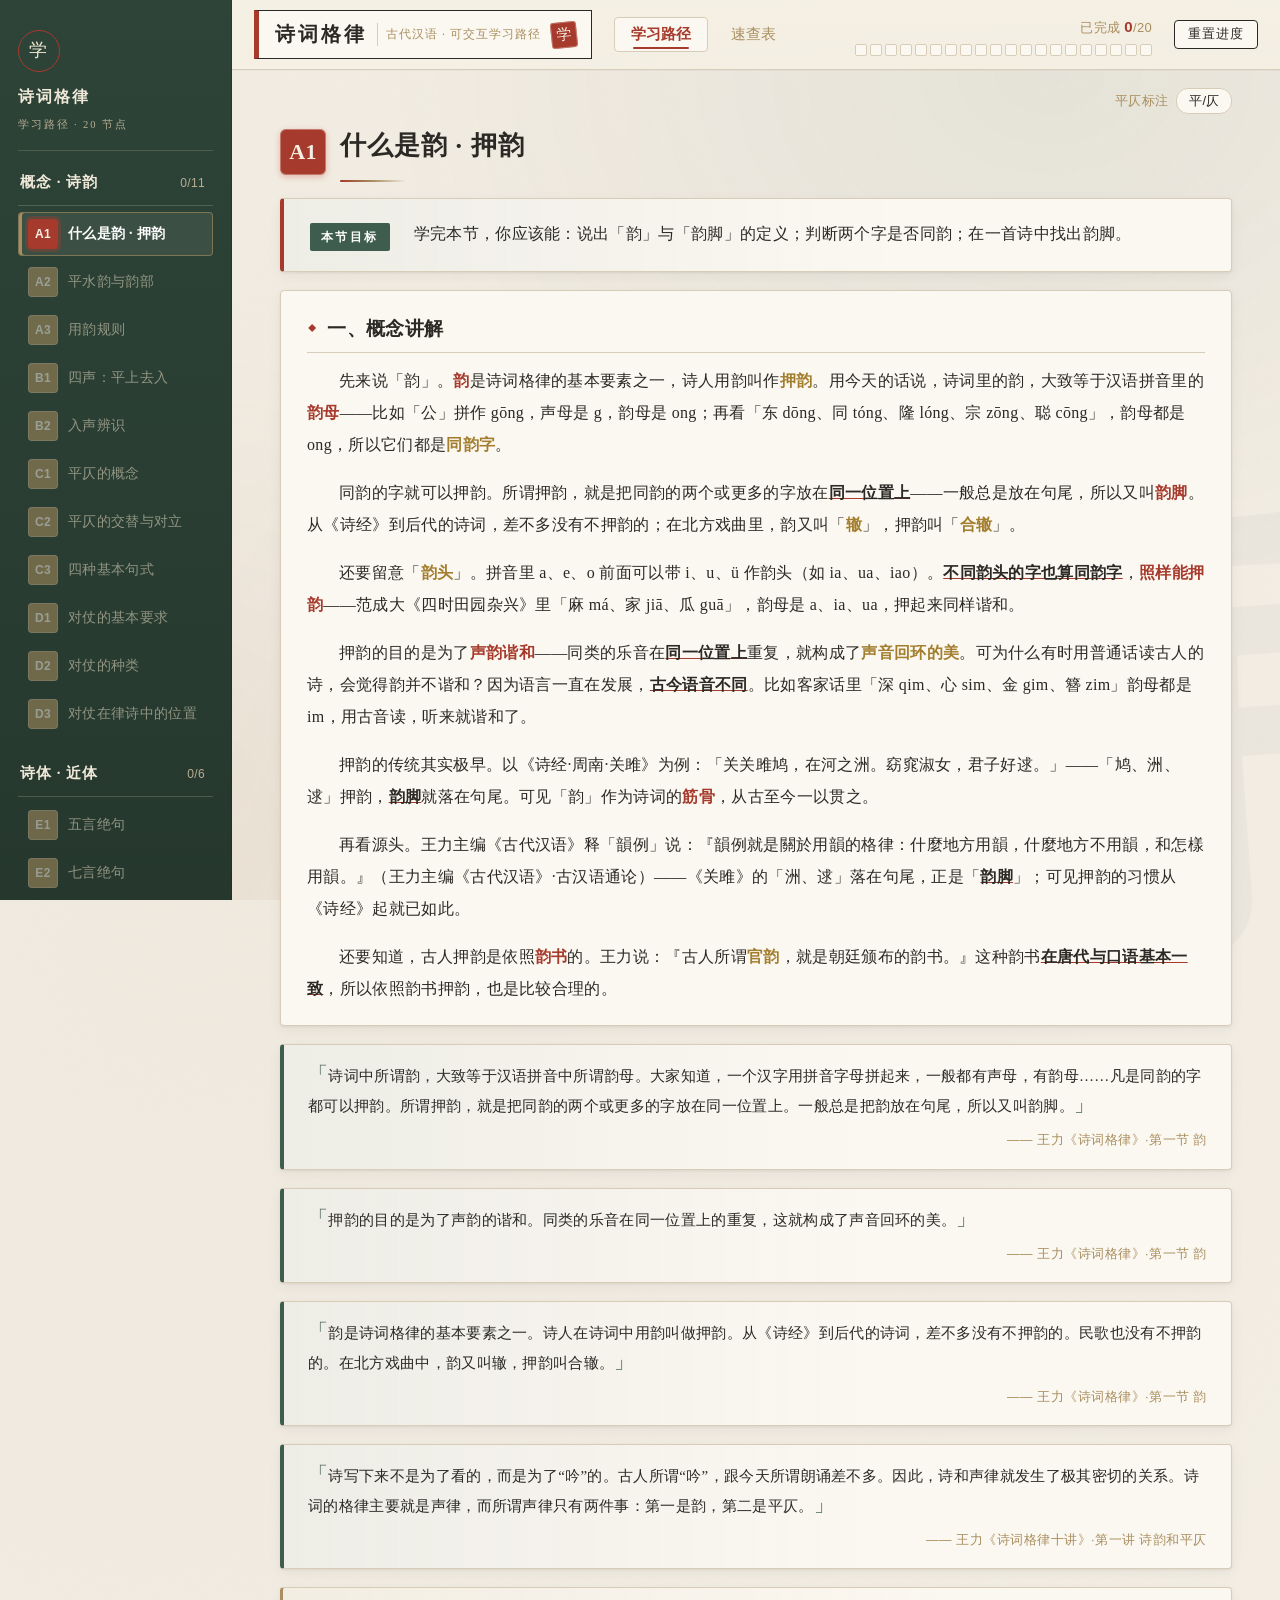
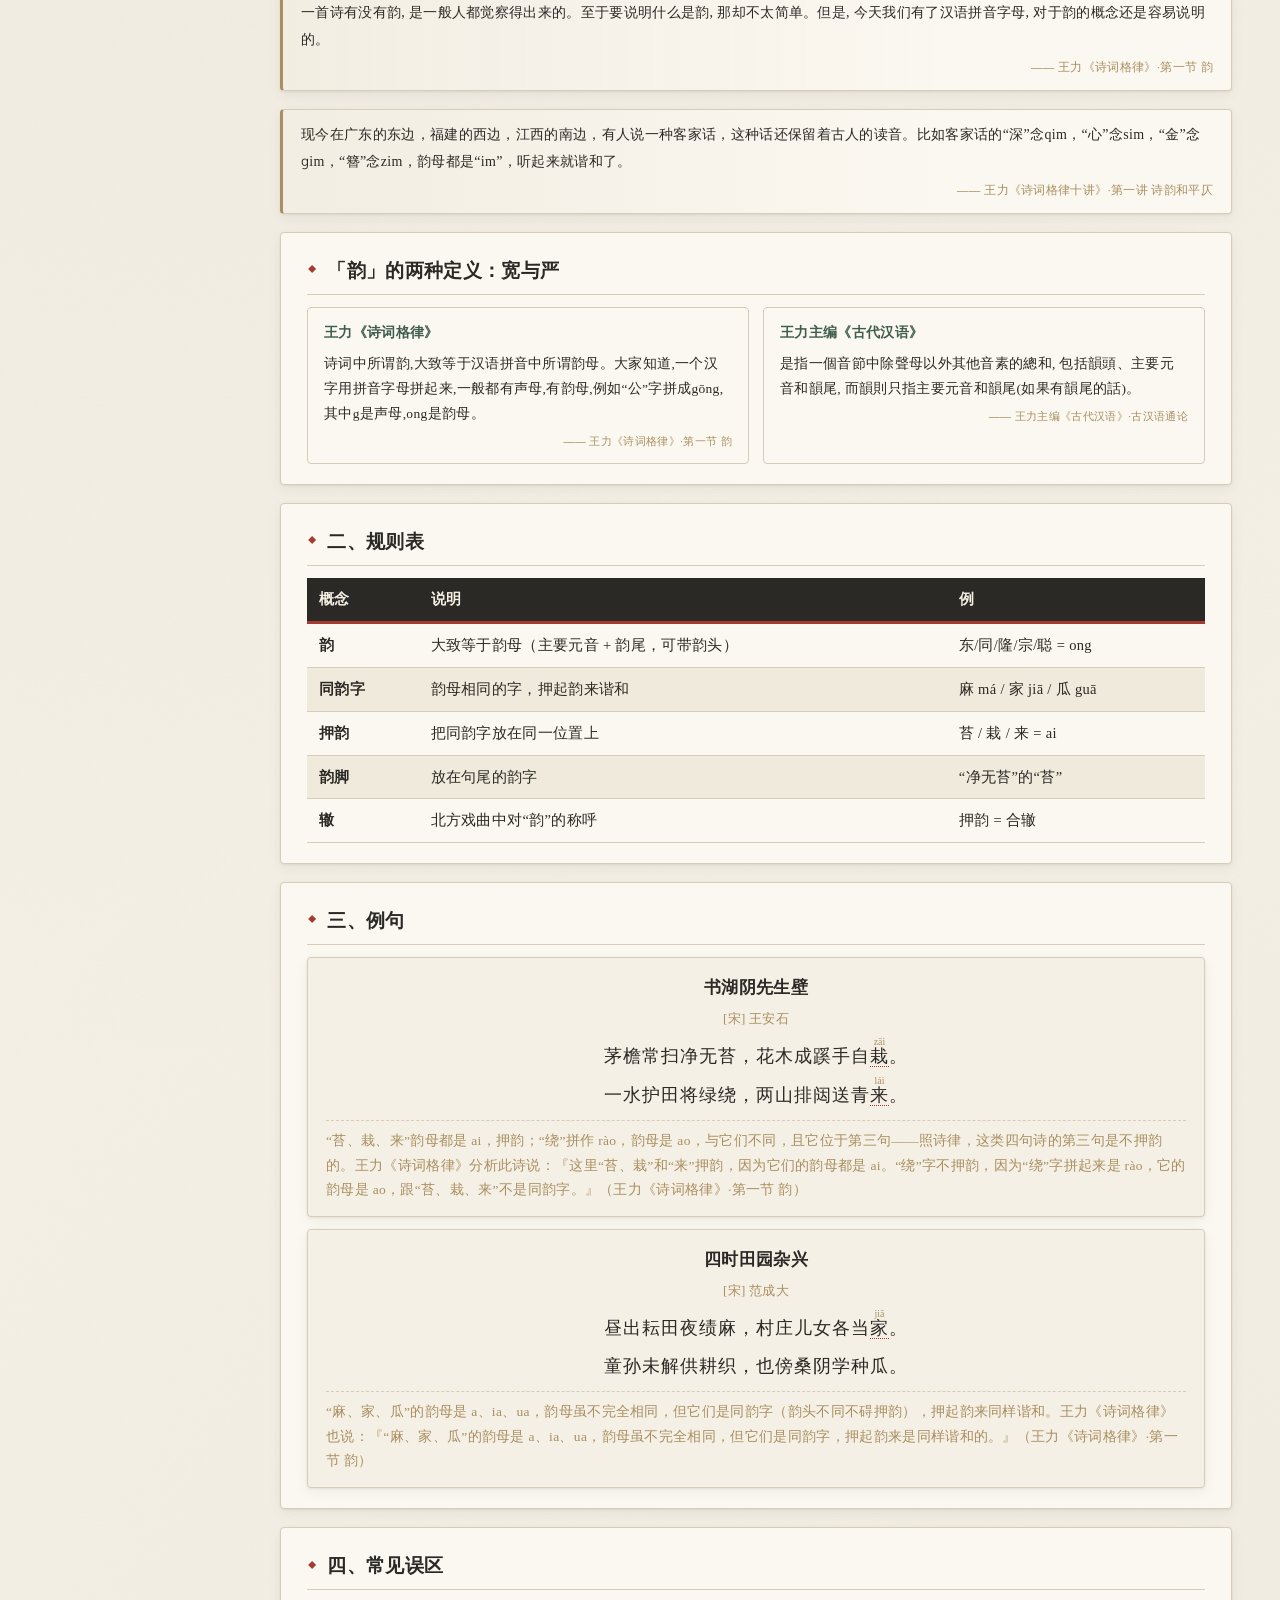
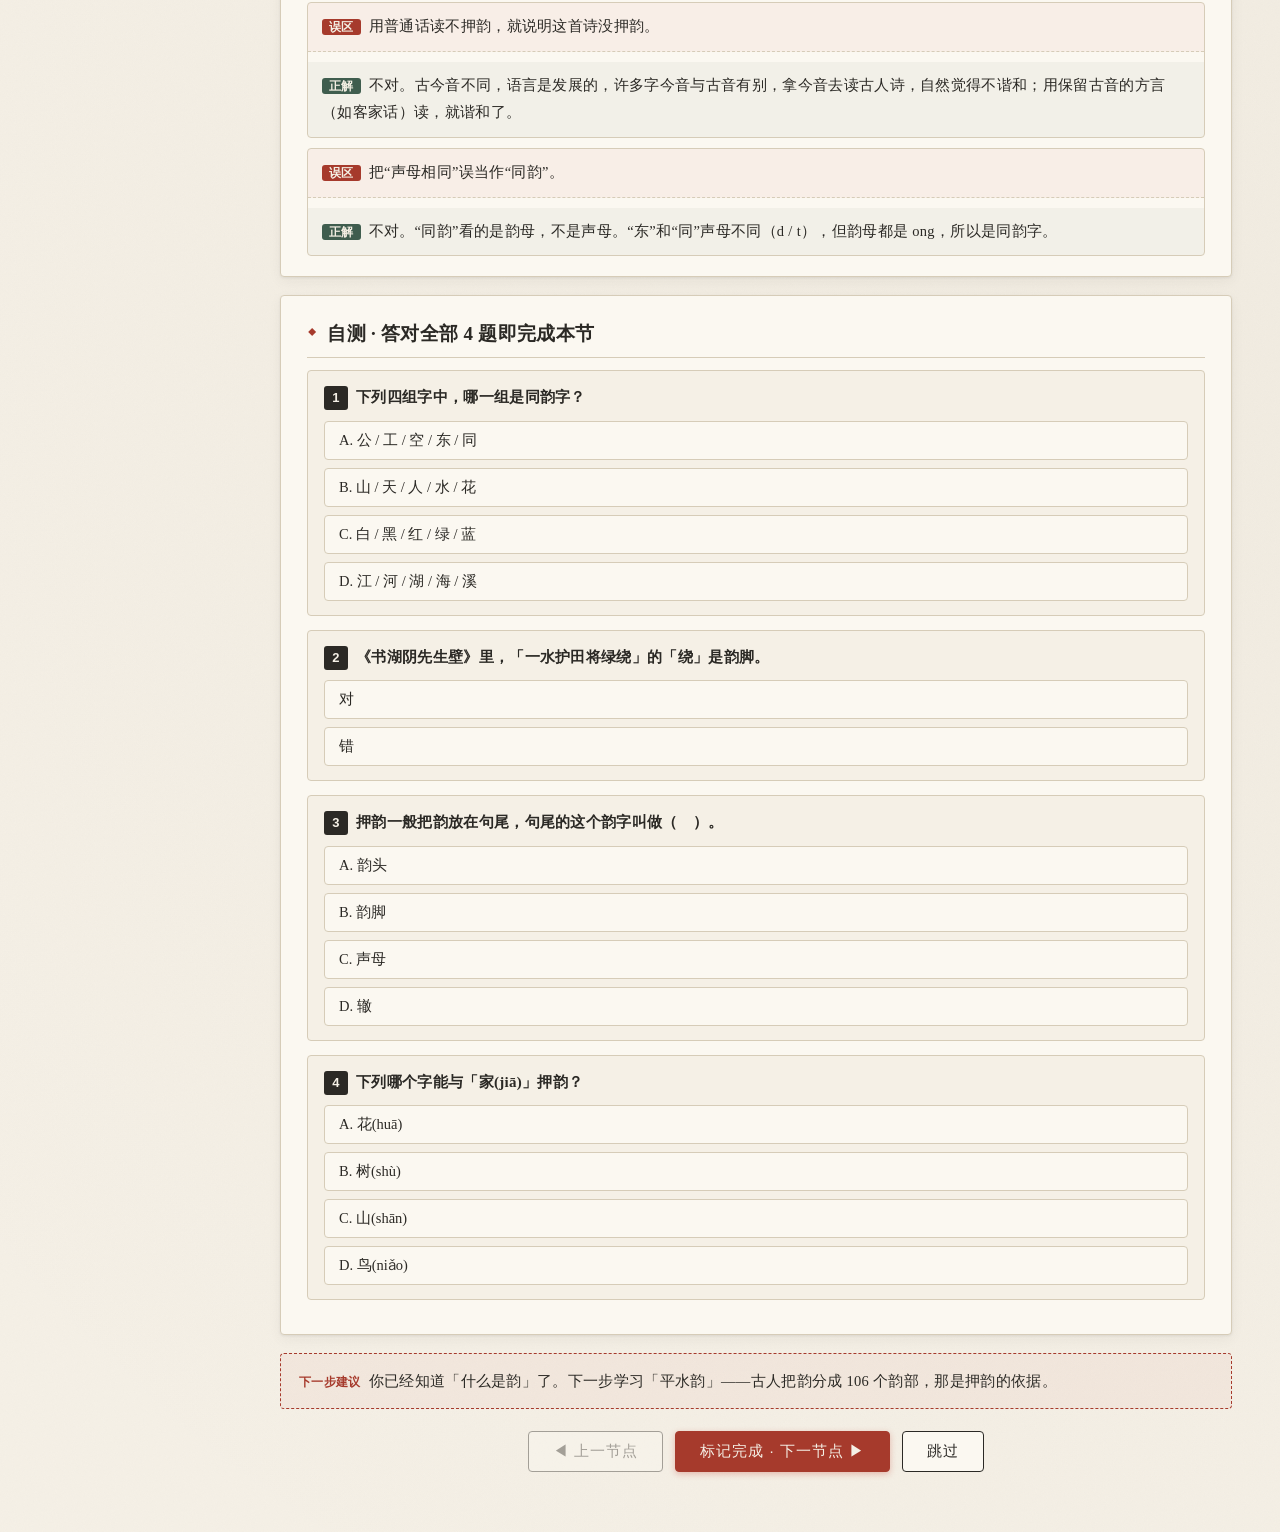
<file: index.html>
<!DOCTYPE html>
<html lang="zh-CN">
<head>
<meta charset="UTF-8">
<meta name="viewport" content="width=device-width, initial-scale=1.0">
<title>诗词格律 · 古代汉语学习路径</title>
<!-- 样式表 -->
<link rel="stylesheet" href="css/style.css">
</head>
<body>

<!-- ============ 顶栏 ============ -->
<header id="topbar">
  <!-- 品牌题签：线装书签样式 + 朱砂小印章 -->
  <div class="brand">
    <span class="brand-mark">诗词格律</span>
    <span class="brand-sub">古代汉语 · 可交互学习路径</span>
    <span class="brand-stamp" title="学习路径">学</span>
  </div>

  <!-- 页签 -->
  <nav class="tabs">
    <button class="tab active" data-tab="path">学习路径</button>
    <button class="tab" data-tab="quickref">速查表</button>
  </nav>

  <!-- 全局进度 -->
  <div class="global-progress">
    <div class="gp-text">已完成 <b id="gp-count">0</b>/20</div>
    <div class="gp-cells" id="gp-cells"></div>
  </div>

  <!-- 重置进度 -->
  <button class="btn secondary reset-btn" id="btn-reset" title="清空学习进度，从头开始">重置进度</button>
</header>

<!-- ============ 主布局 ============ -->
<div class="layout" id="path-view">
  <!-- 侧栏：三板块节点导航 -->
  <aside id="sidebar"></aside>

  <!-- 内容区 -->
  <main id="content">
    <!-- 平仄标注模式开关（内容区角落） -->
    <div class="mode-toggle">
      <span class="mode-label">平仄标注</span>
      <button id="tone-mode" class="toggle-btn" title="切换「汉字」与「符号」两种平仄标注显示">平/仄</button>
    </div>
    <div id="content-inner"></div>
  </main>
</div>

<!-- ============ 速查表页签 ============ -->
<div id="quickref-view" class="hidden"></div>

<!-- ============ 浮层与提示 ============ -->
<!-- 点字平仄浮层 -->
<div id="tooltip" class="tooltip hidden"></div>
<!-- 轻提示 -->
<div id="toast" class="toast hidden"></div>
<!-- 确认弹窗（锁定节点跳过 / 未完成标记） -->
<div id="modal" class="modal hidden">
  <div class="modal-box">
    <div class="modal-msg"></div>
    <div class="modal-btns">
      <button class="btn secondary modal-cancel">取消</button>
      <button class="btn primary modal-ok">仍要进入</button>
    </div>
  </div>
</div>

<!-- ============ 数据与脚本 ============ -->
<script src="data/data.js"></script>
<script src="js/app.js"></script>
</body>
</html>
</file>
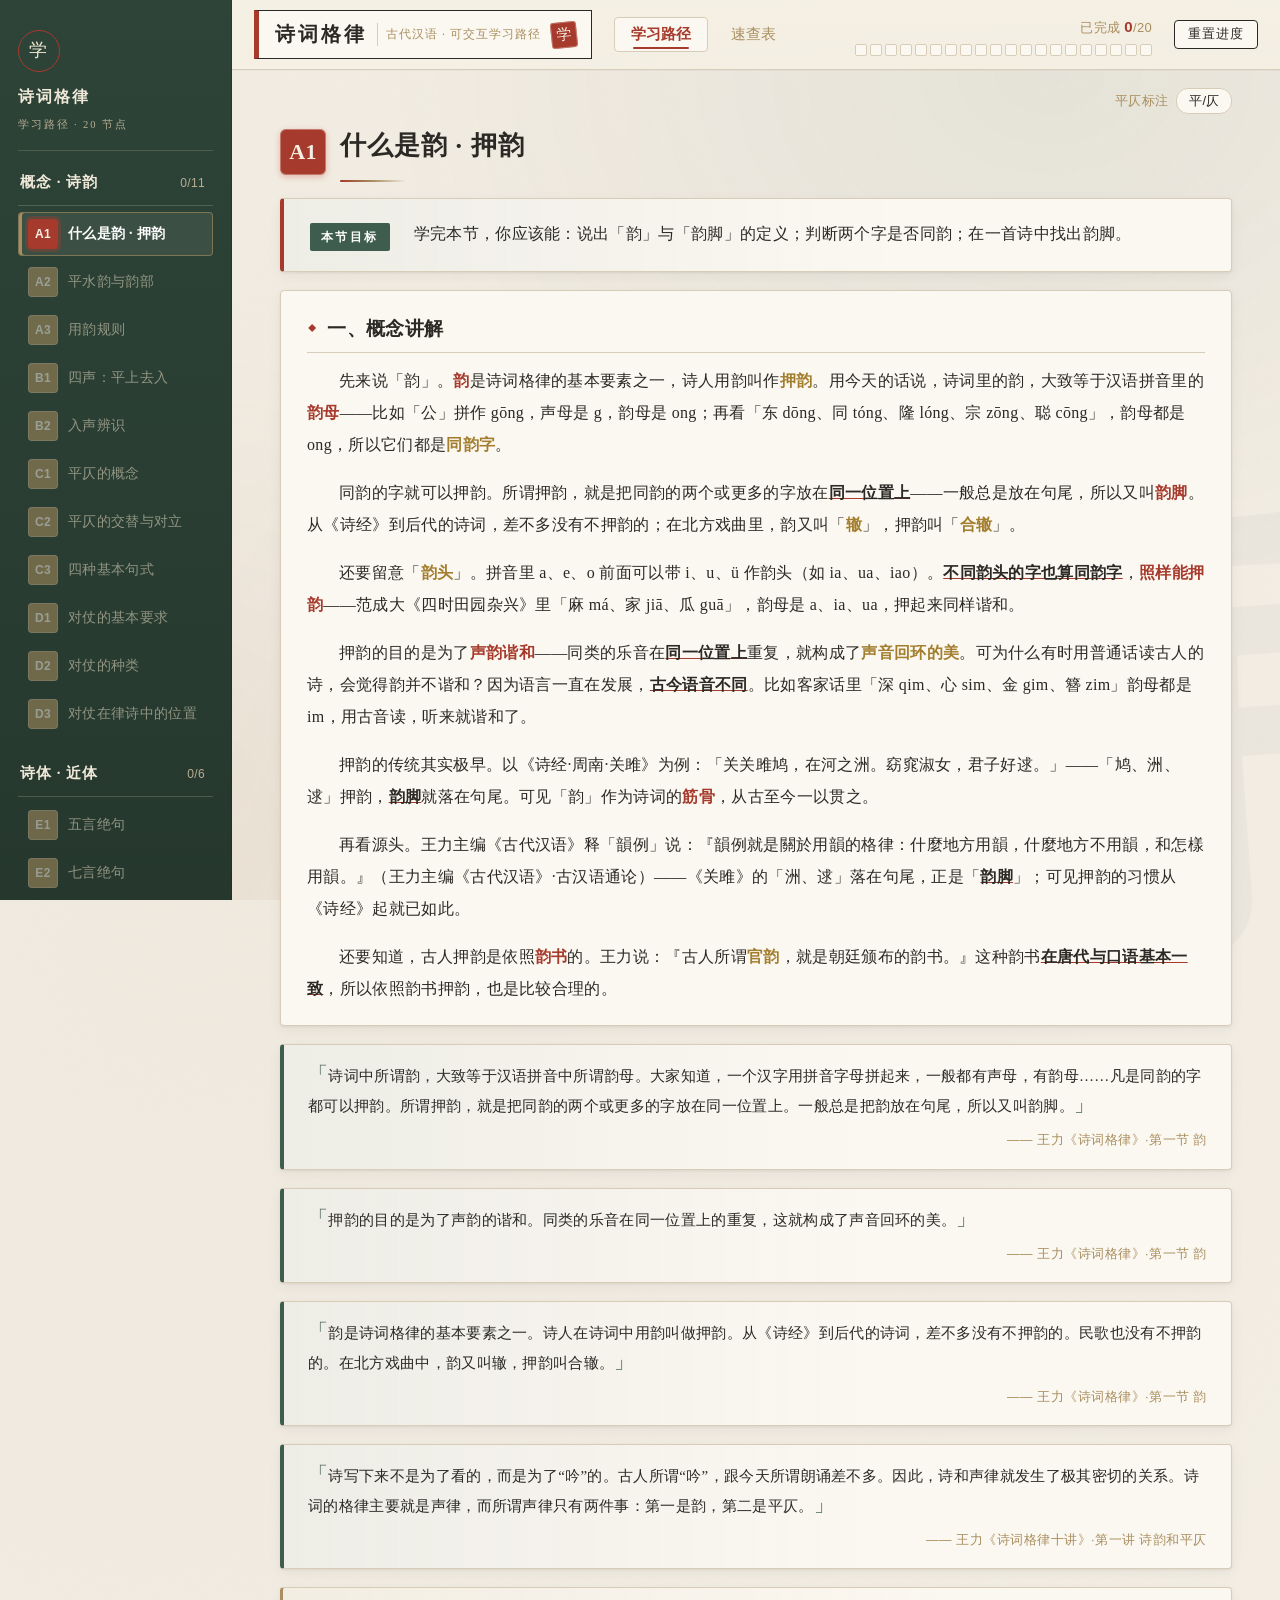
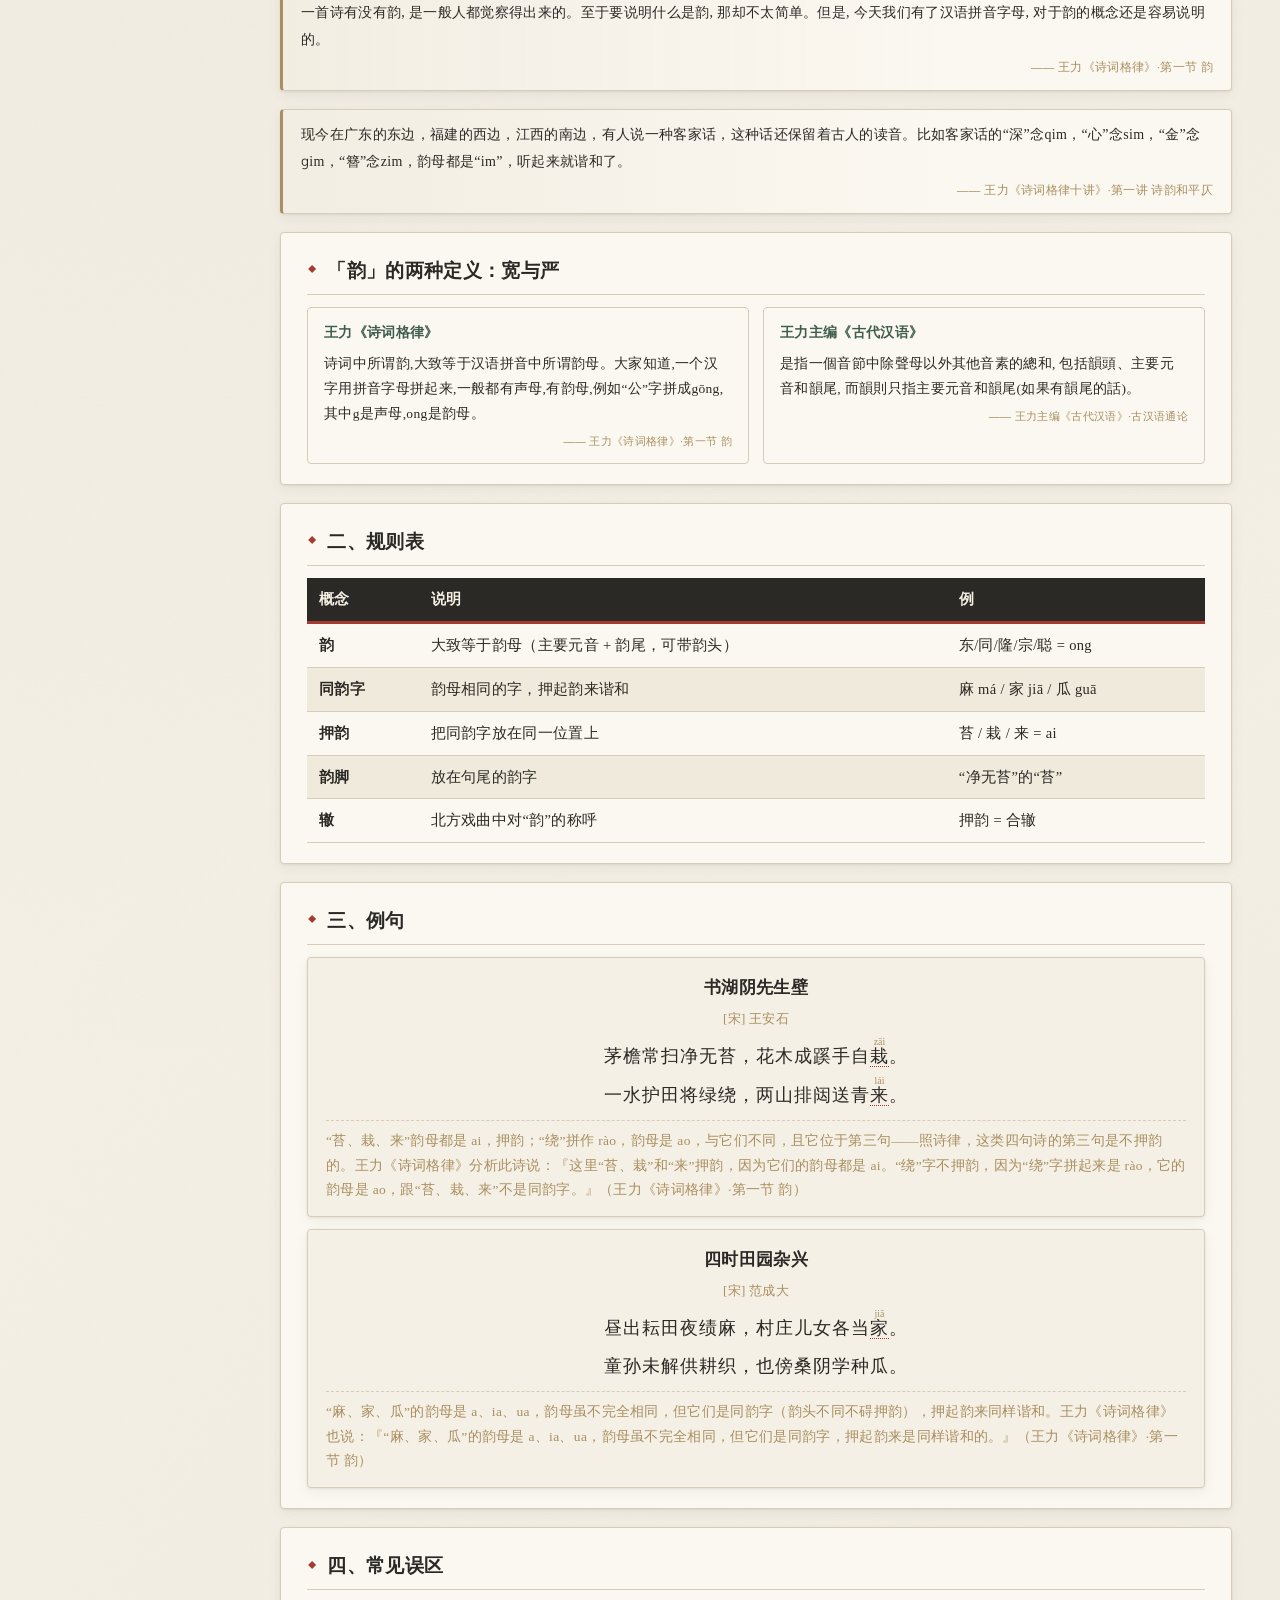
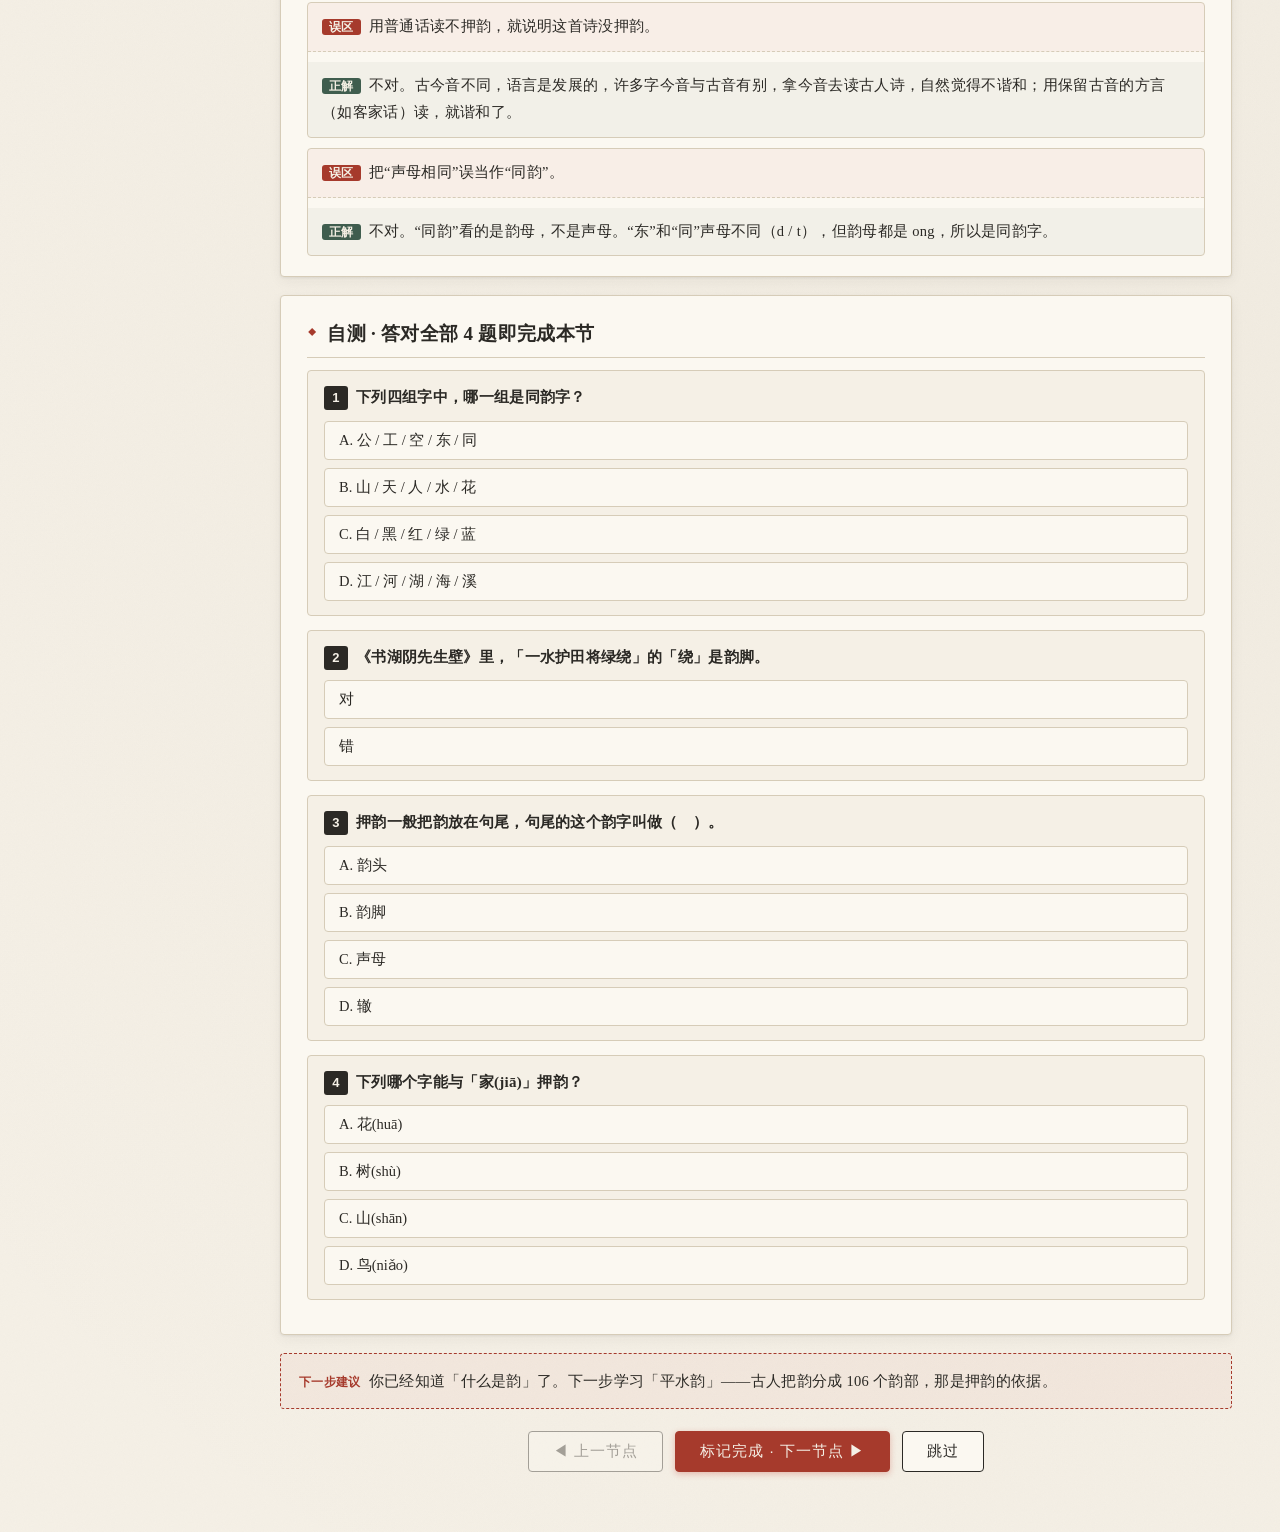
<file: 诗词格律学习路径.html>
<!DOCTYPE html>
<html lang="zh-CN">
<head>
<meta charset="UTF-8">
<meta name="viewport" content="width=device-width, initial-scale=1.0">
<title>诗词格律 · 古代汉语学习路径</title>
<!-- 样式表 -->
<style>
/* ============================================================
   诗词格律 · 古代汉语学习路径
   古典书卷风样式（配色方案 A）
   目录：变量 / 基础 / 顶栏 / 页签 / 全局进度 / 布局 /
        侧栏 / 内容五段式 / 点字平仄 / 速查表 / 弹窗提示 /
        按钮涟漪 / 动效 / 响应式
   ============================================================ */

/* ---------- 1. 变量 ---------- */
:root {
  /* 配色（参考「古汉二学习报告」东方古典 × 杂志排版） */
  --paper:      #f5f0e6;   /* 宣纸 */
  --paper-deep: #ece4d3;   /* 纸深 */
  --ink:        #2b2925;   /* 墨 */
  --ink-soft:   #5c574d;   /* 墨柔 */
  --ink-faint:  #8a8478;   /* 墨淡 */
  --teal:       #3f5d4e;   /* 竹青（成功/对仗/平） */
  --green-deep: #2e4438;   /* 竹青深 */
  --green-soft: #dde7de;   /* 竹青软 */
  --cinnabar:   #a63a2c;   /* 朱砂（标题/强调/仄） */
  --cinnabar-dark:#8f2f23;
  --gold:       #a98e5f;   /* 金（点缀） */
  --ochre:      #a98e5f;   /* 赭金（辅助） */
  --wash:       #fbf8f1;   /* 卡底 */
  --line:       #d6ccb8;   /* 描边 */

  /* 五层字体体系（规格书第 2 节） */
  --font-title: 'Source Han Serif SC','Noto Serif SC','SimSun',serif;
  --font-head:  'KaiTi','STKaiti','SimSun',serif;
  --font-body:  'SimSun','Songti SC',serif;
  --font-poem:  'LXGW WenKai','KaiTi','STKaiti',serif;
  --font-ui:    'Microsoft YaHei','SimHei',sans-serif;

  --radius: 4px;
  --shadow: 0 1px 3px rgba(43,41,37,.08), 0 4px 14px rgba(43,41,37,.05);
  --shadow-lift: 0 2px 6px rgba(43,41,37,.12), 0 10px 28px rgba(43,41,37,.08);
}

/* ---------- 2. 基础 ---------- */
* { box-sizing: border-box; margin: 0; padding: 0; }

html { scroll-behavior: smooth; }

body {
  background-color: var(--paper);
  /* 极淡宣纸纸纹（SVG 噪点，模拟纸面颗粒） */
  background-image:
    radial-gradient(circle at 15% 20%, rgba(140,123,93,.05), transparent 45%),
    radial-gradient(circle at 85% 75%, rgba(140,123,93,.04), transparent 40%),
    url("data:image/svg+xml;utf8,<svg xmlns='http://www.w3.org/2000/svg' width='140' height='140'><filter id='n'><feTurbulence type='fractalNoise' baseFrequency='0.9' numOctaves='2'/><feColorMatrix type='saturate' values='0'/></filter><rect width='140' height='140' filter='url(%23n)' opacity='0.032'/></svg>");
  color: var(--ink);
  font-family: var(--font-body);
  font-size: 16px;
  line-height: 1.85;
  letter-spacing: .02em;
  min-height: 100vh;
}

.hidden { display: none !important; }

/* ---------- 3. 顶栏 ---------- */
#topbar {
  position: sticky;
  top: 0;
  z-index: 50;
  margin-left: 232px;
  display: flex;
  align-items: center;
  gap: 22px;
  flex-wrap: wrap;
  padding: 10px 22px;
  background: linear-gradient(180deg, rgba(244,239,227,.98), rgba(244,239,227,.94));
  backdrop-filter: blur(4px);
  border-bottom: 1px solid var(--line);
  box-shadow: 0 1px 0 rgba(58,50,38,.04);
}

/* 品牌题签（线装书签） */
.brand {
  display: flex;
  align-items: center;
  gap: 10px;
  padding: 5px 14px 5px 16px;
  border: 1px solid var(--ink);
  border-left-width: 5px;          /* 书签竖脊 */
  border-left-color: var(--cinnabar);
  background: var(--wash);
  position: relative;
}
.brand-mark {
  font-family: var(--font-title);
  font-size: 20px;
  font-weight: 700;
  letter-spacing: 3px;
  color: var(--ink);
}
.brand-sub {
  font-size: 12px;
  color: var(--ochre);
  letter-spacing: 1px;
  padding-left: 8px;
  border-left: 1px solid var(--line);
}
.brand-stamp {
  width: 26px;
  height: 26px;
  line-height: 24px;
  text-align: center;
  font-family: var(--font-title);
  font-size: 15px;
  color: #F4EFE3;
  background: var(--cinnabar);
  border-radius: 3px;
  transform: rotate(-6deg);
  box-shadow: inset 0 0 0 1px rgba(244,239,227,.35);
}

/* 页签 */
.tabs { display: flex; gap: 6px; }
.tab {
  font-family: var(--font-ui);
  font-size: 15px;
  color: var(--ochre);
  background: transparent;
  border: 1px solid transparent;
  border-radius: 4px;
  padding: 7px 16px;
  cursor: pointer;
  transition: all .25s ease;
  position: relative;
}
.tab:hover { color: var(--cinnabar); background: var(--wash); }
.tab.active {
  color: var(--cinnabar);
  background: var(--wash);
  border-color: var(--line);
  font-weight: 600;
}
.tab.active::after {
  content: '';
  position: absolute;
  left: 20%; right: 20%; bottom: 2px;
  height: 2px;
  background: var(--cinnabar);
  border-radius: 1px;
}

/* 全局进度 */
.global-progress {
  margin-left: auto;
  display: flex;
  flex-direction: column;
  align-items: flex-end;
  gap: 4px;
}
.gp-text {
  font-family: var(--font-ui);
  font-size: 13px;
  color: var(--ochre);
}
.gp-text b { color: var(--cinnabar); font-size: 15px; }
.gp-cells {
  display: flex;
  gap: 3px;
}
.gp-cell {
  width: 12px;
  height: 12px;
  border: 1px solid var(--line);
  border-radius: 2px;
  background: var(--wash);
  transition: background .35s ease, box-shadow .35s ease, transform .35s ease;
}
.gp-cell.lit {
  background: var(--teal);
  border-color: var(--teal);
  box-shadow: 0 0 0 1px rgba(74,103,65,.25);
}

/* ---------- 4. 布局 ---------- */
.layout {
  margin-left: 232px;
  padding: 18px 0 60px;
}

/* ---------- 5. 侧栏 ---------- */
#sidebar {
  position: fixed;
  left: 0; top: 0; bottom: 0;
  width: 232px;
  overflow-y: auto;
  padding: 30px 18px 24px;
  background: linear-gradient(180deg, var(--green-deep), #26382e);
  color: #e6dcc3;
  border-right: 1px solid rgba(0,0,0,.15);
}
#sidebar::-webkit-scrollbar { width: 6px; }
#sidebar::-webkit-scrollbar-thumb { background: rgba(230,220,195,.25); border-radius: 3px; }

/* 侧栏品牌（深墨绿底） */
.nav-brand { margin-bottom: 10px; }
.brand-seal {
  display: inline-flex; align-items: center; justify-content: center;
  width: 42px; height: 42px; border-radius: 50%;
  border: 1.5px solid var(--cinnabar); color: #f0e6d2;
  font-family: var(--font-title); font-size: 18px; letter-spacing: .08em;
  margin-bottom: 10px;
}
.nav-brand h1 {
  font-family: var(--font-title); font-size: 16px; font-weight: 600;
  letter-spacing: .12em; color: #f0e9d9;
}
.nav-brand p { font-size: 10.5px; color: #b9ad92; letter-spacing: .18em; margin-top: 3px; }
.nav-divider { height: 1px; background: rgba(230,220,195,.18); margin: 16px 0 12px; }

.sec { margin-bottom: 18px; }
.sec-head {
  display: flex;
  align-items: baseline;
  justify-content: space-between;
  padding: 6px 8px 8px 2px;
  border-bottom: 1px solid rgba(230,220,195,.2);
  margin-bottom: 6px;
}
.sec-label {
  font-family: var(--font-head);
  font-size: 15px;
  font-weight: 700;
  letter-spacing: 1px;
  color: #f0e9d9;
}
.sec-progress {
  font-family: var(--font-ui);
  font-size: 12px;
  color: #b9ad92;
}
.sec-list { display: flex; flex-direction: column; gap: 4px; }

.node-item {
  display: flex;
  align-items: center;
  gap: 10px;
  padding: 6px 9px;
  border-radius: 4px;
  cursor: pointer;
  transition: background .2s ease, transform .15s ease;
  position: relative;
  border: 1px solid transparent;
  color: #cfc5aa;
}
.node-item:hover { background: rgba(255,255,255,.06); transform: translateX(2px); }

.node-seal {
  flex: 0 0 auto;
  width: 30px;
  height: 30px;
  line-height: 30px;
  text-align: center;
  font-family: var(--font-ui);
  font-size: 12px;
  font-weight: 700;
  color: #F4EFE3;
  background: var(--cinnabar);
  border-radius: 4px;
  box-shadow: inset 0 0 0 1px rgba(244,239,227,.3);
  position: relative;
  overflow: visible;
}
.node-title {
  flex: 1;
  font-family: var(--font-body);
  font-size: 14px;
  line-height: 1.4;
  color: #e6dcc3;
}
.node-state {
  flex: 0 0 auto;
  font-size: 14px;
  color: #d3c39a;
  font-weight: 700;
}

/* 节点状态：完成 / 当前 / 锁定 */
.node-item.completed .node-seal { background: var(--teal); }
.node-item.completed .node-state { color: var(--green-soft); }
.node-item.current {
  background: rgba(255,255,255,.08);
  border-color: rgba(169,142,95,.6);
  box-shadow: inset 3px 0 0 var(--gold);
}
.node-item.current .node-seal { box-shadow: 0 0 0 3px rgba(166,58,44,.35); }
.node-item.current .node-title { color: #fff; font-weight: 700; }
.node-item.locked { opacity: .55; cursor: default; }
.node-item.locked.current { opacity: 1; cursor: pointer; }  /* 当前节点（含跳过进入）不被淡化 */
.node-item.locked:hover { background: transparent; transform: none; }
.node-item.locked .node-seal { background: var(--ochre); }

/* 「已习」印章（完成盖章，动效 1） */
.seal-stamp {
  position: absolute;
  right: 6px;
  top: 2px;
  font-family: var(--font-title);
  font-size: 11px;
  font-weight: 700;
  letter-spacing: 1px;
  color: var(--cinnabar);
  border: 1.6px solid var(--cinnabar);
  border-radius: 3px;
  padding: 0 3px;
  transform: rotate(-10deg);
  opacity: .85;
  pointer-events: none;
}
.node-item.just-completed .seal-stamp {
  animation: seal-in .32s ease-out;
}
.node-item.just-completed .node-seal::after {
  content: '';
  position: absolute;
  inset: -4px;
  border-radius: 6px;
  animation: seal-halo .5s ease-out forwards;
  pointer-events: none;
}
@keyframes seal-in {
  0%   { transform: rotate(-10deg) scale(.5); opacity: 0; filter: blur(2px); }
  60%  { filter: blur(0); }
  100% { transform: rotate(-10deg) scale(1); opacity: .85; }
}
@keyframes seal-halo {
  0%   { box-shadow: 0 0 0 0 rgba(192,57,43,.45); }
  100% { box-shadow: 0 0 0 16px rgba(192,57,43,0); }
}

/* 解锁墨点（动效 3）：径向墨点扩散一次 */
.node-item.unlock-anim .node-seal::before {
  content: '';
  position: absolute;
  inset: 0;
  border-radius: 4px;
  background: radial-gradient(circle, rgba(192,57,43,.5), rgba(192,57,43,0) 70%);
  animation: ink-dot .55s ease-out forwards;
  pointer-events: none;
  z-index: 2;
}
@keyframes ink-dot {
  0%   { transform: scale(.3); opacity: 0; }
  35%  { opacity: 1; }
  100% { transform: scale(1.8); opacity: 0; }
}

/* ---------- 6. 内容区 ---------- */
#content {
  max-width: 1056px;
  margin: 0 auto;
  padding: 0 48px;
}
#content-inner { animation: unroll .4s ease; }
@keyframes unroll {
  from { opacity: 0; transform: translateX(26px); }
  to   { opacity: 1; transform: translateX(0); }
}

/* 平仄标注模式开关（内容区角落） */
.mode-toggle {
  display: flex;
  align-items: center;
  gap: 8px;
  justify-content: flex-end;
  margin-bottom: 8px;
  font-family: var(--font-ui);
  font-size: 13px;
  color: var(--ochre);
}
.toggle-btn {
  font-family: var(--font-ui);
  font-size: 13px;
  padding: 3px 12px;
  border: 1px solid var(--line);
  border-radius: 12px;
  background: var(--wash);
  color: var(--ink);
  cursor: pointer;
  transition: all .25s ease;
}
.toggle-btn:hover { border-color: var(--cinnabar); color: var(--cinnabar); }

/* 节点标题头 */
.node-header {
  display: flex;
  align-items: center;
  gap: 14px;
  margin-bottom: 16px;
}
.node-id-stamp {
  flex: 0 0 auto;
  width: 46px;
  height: 46px;
  line-height: 46px;
  text-align: center;
  font-family: var(--font-title);
  font-size: 22px;
  font-weight: 700;
  color: #F4EFE3;
  background: var(--cinnabar);
  border-radius: 6px;
  box-shadow: inset 0 0 0 1px rgba(244,239,227,.35), 0 2px 6px rgba(192,57,43,.3);
}
.node-header h2 {
  font-family: var(--font-title);
  font-size: 26px;
  font-weight: 700;
  letter-spacing: 1px;
}

/* 区块通用 */
.block {
  background: var(--wash);
  border: 1px solid var(--line);
  border-radius: var(--radius);
  padding: 20px 26px;
  margin-bottom: 18px;
  box-shadow: var(--shadow);
  scroll-margin-top: 84px;
}
.block h3 {
  font-family: var(--font-head);
  font-size: 19px;
  font-weight: 700;
  color: var(--ink);
  margin-bottom: 12px;
  padding-bottom: 6px;
  border-bottom: 1px solid var(--line);
  position: relative;
}
.block h3::after {
  content: '';
  position: absolute;
  left: 0;
  bottom: -1px;
  width: 44px;
  height: 2px;
  background: var(--cinnabar);
}

/* 目标条 */
.goal-bar {
  display: flex;
  gap: 14px;
  align-items: flex-start;
  background: linear-gradient(135deg, var(--wash), var(--paper));
  border-left: 4px solid var(--cinnabar);
}
.goal-tag {
  flex: 0 0 auto;
  font-family: var(--font-ui);
  font-size: 13px;
  font-weight: 700;
  color: #F4EFE3;
  background: var(--cinnabar);
  border-radius: 3px;
  padding: 2px 10px;
  margin-top: 4px;
}
.goal-bar p { flex: 1; }

/* 段落渐显（动效 4） */
.block.reveal {
  opacity: 0;
  transform: translateY(14px);
  transition: opacity .5s ease, transform .5s ease;
}
.block.reveal.revealed {
  opacity: 1;
  transform: translateY(0);
}

/* 表格 */
.block table {
  width: 100%;
  border-collapse: collapse;
  font-size: 14.5px;
}
.block th {
  background: var(--ink);
  color: var(--paper);
  font-family: var(--font-ui);
  font-weight: 600;
  padding: 8px 12px;
  text-align: left;
  border-bottom: 3px solid var(--cinnabar);   /* 朱砂下边线 */
}
.block td {
  padding: 8px 12px;
  border-bottom: 1px solid var(--line);
  vertical-align: top;
}
.block tbody tr:nth-child(even) { background: rgba(232,224,204,.55); }  /* 斑马纹 */
.block tbody tr:hover { background: rgba(192,57,43,.05); }
.block td:first-child { font-weight: 700; color: var(--ink); white-space: nowrap; }

/* 诗卡 */
.poem-card {
  background: var(--paper);
  border: 1px solid var(--line);
  border-radius: 4px;
  padding: 14px 18px;
  margin-bottom: 12px;
  box-shadow: var(--shadow);
  position: relative;
}
.poem-card:last-child { margin-bottom: 0; }
.poem-title, .poem-head {
  font-family: var(--font-head);
  font-size: 17px;
  font-weight: 700;
  color: var(--ink);
  margin-bottom: 2px;
  text-align: center;
}
.poem-author { display: block; text-align: center; font-size: 13px; color: var(--ochre); font-weight: 400; margin: 3px 0 0; }
.poem-lines {
  font-family: var(--font-poem);
  font-size: 18px;
  line-height: 2.1;
  letter-spacing: 1px;
  margin: 6px 0;
  text-align: center;
}
.poem-line { white-space: nowrap; }
.poem-note {
  font-size: 13.5px;
  color: var(--ochre);
  border-top: 1px dashed var(--line);
  margin-top: 6px;
  padding-top: 8px;
  line-height: 1.8;
  text-align: left;
}
/* 词牌例词：正常上下分行、左对齐、长句可换行 */
.poem-card.ci-card .poem-lines { text-align: left; }
.poem-card.ci-card .ci-body { white-space: normal; line-height: 2.2; text-align: left; }
/* 词的上下阕排版 */
.poem-card.ci-card .ci-stanza { margin-bottom: 12px; }
.poem-card.ci-card .ci-stanza:last-child { margin-bottom: 0; }
.ci-duan {
  display: block;
  font-size: 11px;
  color: var(--gold);
  letter-spacing: .3em;
  margin-bottom: 4px;
}

/* 点字：韵脚字（节点例诗） */
.rhyme-char {
  cursor: pointer;
  border-bottom: 1px dotted var(--cinnabar);
  transition: color .2s ease, background .2s ease;
}
.rhyme-char:hover { color: var(--cinnabar); background: rgba(192,57,43,.08); }
.rhyme-char.on { color: var(--cinnabar); background: rgba(192,57,43,.14); }
/* 韵脚 ruby 注音：拼音小字紧贴汉字上方（紧凑） */
.rhyme-char ruby { ruby-position: over; }
.rhyme-char rt {
  font-size: .55em;
  font-weight: 400;
  color: var(--ochre);
  letter-spacing: 0;
  line-height: 1.2;
  user-select: none;
}

/* 点字：逐字平仄（例诗库） */
.tone-char { cursor: pointer; border-radius: 2px; transition: color .2s ease, background .2s ease; }
.tone-char[data-tone=""] { cursor: default; color: var(--ochre); }
.tone-line.active .tone-char[data-tone="平"] { color: var(--teal); }        /* 平＝黛青 */
.tone-line.active .tone-char[data-tone="仄"] { color: var(--cinnabar); }    /* 仄＝朱砂 */
.tone-line.active .tone-char.current {
  background: var(--ink);
  color: var(--paper);
  font-weight: 700;
  border-radius: 3px;
  padding: 0 1px;
}
.tone-line .tone-char:hover { background: rgba(58,50,38,.08); }

/* 误区卡 */
.mistake-card {
  border: 1px solid var(--line);
  border-radius: 4px;
  margin-bottom: 10px;
  overflow: hidden;
}
.mistake-card:last-child { margin-bottom: 0; }
.mistake-wrong, .mistake-right { padding: 10px 14px; font-size: 14.5px; line-height: 1.8; }
.mistake-wrong { background: rgba(192,57,43,.05); border-bottom: 1px dashed var(--line); }
.mistake-right { background: rgba(74,103,65,.05); }
.mistake-tag {
  font-family: var(--font-ui);
  font-size: 12px;
  font-weight: 700;
  color: #F4EFE3;
  background: var(--cinnabar);     /* 「误区」朱砂标签 */
  border-radius: 3px;
  padding: 1px 7px;
  margin-right: 8px;
}
.mistake-tag.ok { background: var(--teal); }

/* 自测 */
.quiz-q {
  border: 1px solid var(--line);
  border-radius: 4px;
  padding: 14px 16px;
  margin-bottom: 14px;
  background: var(--paper);
}
.quiz-q-text { font-size: 15px; font-weight: 700; margin-bottom: 10px; line-height: 1.7; }
.q-num {
  display: inline-block;
  min-width: 24px;
  height: 24px;
  line-height: 24px;
  text-align: center;
  background: var(--ink);
  color: var(--paper);
  border-radius: 3px;
  font-family: var(--font-ui);
  font-size: 13px;
  margin-right: 8px;
}
.quiz-opts { display: flex; flex-direction: column; gap: 8px; }
.quiz-opt {
  font-family: var(--font-body);
  font-size: 14.5px;
  text-align: left;
  padding: 9px 14px;
  border: 1px solid var(--line);
  border-radius: 4px;
  background: var(--wash);
  color: var(--ink);
  cursor: pointer;
  transition: all .2s ease;
}
.quiz-opt:hover { border-color: var(--cinnabar); background: rgba(192,57,43,.06); }
.quiz-opt.correct {
  border-color: var(--teal);
  background: rgba(74,103,65,.12);
  color: var(--teal);
  font-weight: 700;
  animation: answer-ok .4s ease;
}
.quiz-opt.wrong {
  border-color: var(--cinnabar);
  background: rgba(192,57,43,.12);
  color: var(--cinnabar);
  animation: answer-shake .4s ease;
}
.quiz-feedback { margin-top: 10px; display: none; }
.quiz-feedback.show { display: block; }
.fb-correct { color: var(--teal); font-weight: 700; margin-bottom: 4px; }
.fb-wrong { color: var(--cinnabar); font-weight: 700; margin-bottom: 4px; }
.fb-explain {
  font-size: 14px;
  background: var(--wash);
  border-left: 3px solid var(--teal);
  padding: 8px 12px;
  border-radius: 0 4px 4px 0;
  line-height: 1.8;
}

/* 本节已习横幅 */
.done-banner {
  font-family: var(--font-ui);
  font-size: 14px;
  font-weight: 700;
  color: var(--teal);
  background: rgba(74,103,65,.10);
  border: 1px solid var(--teal);
  border-radius: 4px;
  padding: 8px 14px;
  margin-bottom: 14px;
}

/* 续读定位高亮 */
.flash-target { animation: block-flash 1.1s ease; }
@keyframes block-flash {
  0%,100% { box-shadow: var(--shadow); }
  40% { box-shadow: 0 0 0 3px rgba(192,57,43,.35), var(--shadow-lift); }
}

/* 答题反馈动效（动效 7） */
@keyframes answer-ok {
  0% { transform: scale(1); }
  40% { transform: scale(1.03); }
  100% { transform: scale(1); }
}
@keyframes answer-shake {
  0%,100% { transform: translateX(0); }
  20% { transform: translateX(-5px); }
  40% { transform: translateX(5px); }
  60% { transform: translateX(-3px); }
  80% { transform: translateX(3px); }
}

/* 下一步建议 */
.next-box {
  margin-top: 18px;
  padding: 14px 18px;
  border: 1px dashed var(--cinnabar);
  border-radius: var(--radius);
  background: rgba(192,57,43,.04);
  font-size: 14.5px;
  line-height: 1.8;
  color: var(--ink);
  position: relative;
}
.next-box::before {
  content: '下一步建议';
  font-family: var(--font-ui);
  font-size: 12px;
  font-weight: 700;
  color: var(--cinnabar);
  margin-right: 8px;
}

/* 节点底部导航 */
.node-nav {
  display: flex;
  gap: 12px;
  align-items: center;
  justify-content: center;
  margin-top: 22px;
  flex-wrap: wrap;
}

/* ---------- 7. 按钮 ---------- */
.btn {
  position: relative;
  overflow: hidden;
  font-family: var(--font-ui);
  font-size: 15px;
  padding: 10px 24px;
  border-radius: 4px;
  cursor: pointer;
  transition: all .25s ease;
  border: 1px solid transparent;
  letter-spacing: 1px;
}
.btn:disabled { opacity: .4; cursor: not-allowed; }

/* 主按钮：朱砂填充 + 米色字 */
.btn.primary {
  background: var(--cinnabar);
  color: var(--paper);
  border-color: var(--cinnabar);
  box-shadow: 0 2px 6px rgba(192,57,43,.3);
}
.btn.primary:hover { background: var(--cinnabar-dark); border-color: var(--cinnabar-dark); }
.btn.primary:active { transform: translateY(1px); }

/* 次按钮：米色底 + 墨描边 */
.btn.secondary {
  background: var(--wash);
  color: var(--ink);
  border-color: var(--ink);
}
.btn.secondary:hover { background: rgba(192,57,43,.08); color: var(--cinnabar); border-color: var(--cinnabar); }

/* 按钮涟漪（动效 5） */
.ripple {
  position: absolute;
  border-radius: 50%;
  background: rgba(255,255,255,.4);
  pointer-events: none;
  animation: ripple .6s ease-out forwards;
}
.btn.secondary .ripple { background: rgba(192,57,43,.25); }
@keyframes ripple {
  from { transform: scale(0); opacity: .6; }
  to { transform: scale(1); opacity: 0; }
}

/* ---------- 8. 点字浮层 ---------- */
.tooltip {
  position: fixed;
  z-index: 200;
  background: var(--paper);
  border: 1.5px solid var(--ink);
  border-radius: 5px;
  padding: 8px 14px;
  box-shadow: 0 4px 16px rgba(58,50,38,.22);
  text-align: center;
  font-family: var(--font-ui);
  pointer-events: none;
  opacity: 0;
  transform: translateY(4px);
  transition: opacity .18s ease, transform .18s ease;
}
.tooltip.visible { opacity: 1; transform: translateY(0); }
.tooltip::after {
  content: '';
  position: absolute;
  left: 50%;
  margin-left: -6px;
  top: 100%;
  border: 6px solid transparent;
  border-top-color: var(--ink);
}
.tooltip .tip-title {
  font-size: 18px;
  font-weight: 700;
  color: var(--cinnabar);
  line-height: 1.3;
}
.tooltip .tip-sub {
  font-size: 13px;
  color: var(--ochre);
  margin-top: 2px;
}

/* ---------- 9. 轻提示 Toast ---------- */
.toast {
  position: fixed;
  left: 50%;
  bottom: 40px;
  transform: translateX(-50%) translateY(10px);
  z-index: 300;
  background: var(--ink);
  color: var(--paper);
  font-family: var(--font-ui);
  font-size: 14px;
  padding: 10px 24px;
  border-radius: 6px;
  box-shadow: var(--shadow-lift);
  opacity: 0;
  pointer-events: none;
  transition: opacity .3s ease, transform .3s ease;
}
.toast.show { opacity: 1; transform: translateX(-50%) translateY(0); }

/* ---------- 10. 确认弹窗 ---------- */
.modal {
  position: fixed;
  inset: 0;
  z-index: 400;
  background: rgba(58,50,38,.45);
  display: flex;
  align-items: center;
  justify-content: center;
  animation: fade-in .2s ease;
}
.modal-box {
  background: var(--paper);
  border: 1px solid var(--line);
  border-radius: 8px;
  box-shadow: var(--shadow-lift);
  max-width: 420px;
  width: calc(100% - 40px);
  padding: 22px 24px;
}
.modal-msg { font-size: 15px; line-height: 1.8; margin-bottom: 18px; }
.modal-btns { display: flex; justify-content: flex-end; gap: 10px; }
@keyframes fade-in { from { opacity: 0; } to { opacity: 1; } }

/* ---------- 11. 速查表 ---------- */
#quickref-view {
  max-width: 1060px;
  margin: 0 auto;
  padding: 24px 22px 60px;
}
.qr-title {
  font-family: var(--font-title);
  font-size: 26px;
  font-weight: 700;
  letter-spacing: 2px;
  margin-bottom: 4px;
  color: var(--ink);
  border-bottom: 3px solid var(--cinnabar);
  display: inline-block;
  padding-right: 40px;
  padding-bottom: 6px;
}
.qr-note { color: var(--ochre); font-size: 14px; margin: 12px 0 18px; }

.acc { margin-bottom: 14px; border: 1px solid var(--line); border-radius: 6px; overflow: hidden; background: var(--paper); box-shadow: var(--shadow); }
.acc-head {
  width: 100%;
  display: flex;
  align-items: center;
  justify-content: space-between;
  gap: 10px;
  padding: 13px 18px;
  background: var(--wash);
  border: none;
  cursor: pointer;
  font-family: var(--font-head);
  font-size: 17px;
  font-weight: 700;
  color: var(--ink);
  text-align: left;
  transition: background .2s ease;
}
.acc-head:hover { background: rgba(192,57,43,.07); }
.acc-head .acc-arrow { transition: transform .3s ease; color: var(--cinnabar); font-size: 14px; }
.acc-head.open .acc-arrow { transform: rotate(90deg); }
.acc-body {
  display: none;
  padding: 18px 20px;
  border-top: 1px solid var(--line);
  animation: acc-in .3s ease;
}
.acc-body.open { display: block; }
@keyframes acc-in { from { opacity: 0; transform: translateY(-6px); } to { opacity: 1; transform: translateY(0); } }

.acc-intro {
  font-size: 14.5px;
  background: rgba(232,224,204,.4);
  border-left: 3px solid var(--ochre);
  padding: 8px 14px;
  border-radius: 0 4px 4px 0;
  margin-bottom: 14px;
  line-height: 1.8;
}
.acc-source { font-size: 12.5px; color: var(--ochre); margin-top: 14px; border-top: 1px dashed var(--line); padding-top: 10px; }
.acc-body h4 {
  font-family: var(--font-head);
  font-size: 16px;
  color: var(--cinnabar);
  margin: 14px 0 8px;
  padding-left: 8px;
  border-left: 3px solid var(--cinnabar);
}
.acc-body h4:first-child { margin-top: 0; }

.chip-wrap { display: flex; flex-wrap: wrap; gap: 6px; margin-bottom: 8px; }
.chip {
  font-family: var(--font-ui);
  font-size: 13px;
  padding: 3px 10px;
  background: var(--wash);
  border: 1px solid var(--line);
  border-radius: 12px;
  color: var(--ink);
}
.chip.small { font-size: 12px; padding: 1px 8px; }

.qr-card {
  border: 1px solid var(--line);
  border-radius: 4px;
  padding: 12px 16px;
  margin-bottom: 10px;
  background: var(--paper);
}
.qr-card h4 { margin: 0 0 6px; }
.fmt-line { font-family: var(--font-poem); font-size: 16px; letter-spacing: 1px; }
.qr-example { font-size: 12.5px; color: var(--ochre); margin-top: 6px; }

.qr-table { width: 100%; border-collapse: collapse; font-size: 14px; margin: 8px 0 12px; }
.qr-table th { background: var(--ink); color: var(--paper); padding: 7px 12px; border-bottom: 3px solid var(--cinnabar); font-family: var(--font-ui); font-weight: 600; text-align: left; }
.qr-table td { padding: 7px 12px; border-bottom: 1px solid var(--line); }
.qr-table tr:nth-child(even) td { background: rgba(232,224,204,.5); }

/* 入声字表折叠组 */
.rs-group { margin-bottom: 8px; border: 1px solid var(--line); border-radius: 4px; overflow: hidden; background: var(--paper); }
.rs-group summary {
  cursor: pointer;
  padding: 8px 14px;
  background: var(--wash);
  font-family: var(--font-ui);
  font-size: 14px;
  font-weight: 600;
  list-style: none;
  display: flex;
  align-items: center;
  justify-content: space-between;
  transition: background .2s ease;
}
.rs-group summary:hover { background: rgba(192,57,43,.07); }
.rs-group summary::after { content: '▾'; color: var(--cinnabar); transition: transform .3s ease; }
.rs-group[open] summary::after { transform: rotate(180deg); }
.rs-chars {
  padding: 10px 14px;
  font-family: var(--font-poem);
  font-size: 16px;
  line-height: 2.2;
  letter-spacing: 3px;
}

/* 例诗库 */
.poem-library { margin-top: 8px; }
.lib-poem { margin-bottom: 16px; padding: 18px 22px; }
.poem-form {
  font-family: var(--font-ui);
  font-size: 13px;
  color: var(--ochre);
  margin-bottom: 4px;
}
.poem-lines.big { font-size: 20px; }
.poem-analysis, .poem-source {
  font-size: 14px;
  background: var(--wash);
  border-radius: 4px;
  padding: 10px 14px;
  margin-top: 8px;
  line-height: 1.8;
}
.poem-source { background: rgba(140,123,93,.08); border-left: 3px solid var(--ochre); }
.tag {
  font-family: var(--font-ui);
  font-size: 12px;
  font-weight: 700;
  color: #F4EFE3;
  background: var(--teal);
  border-radius: 3px;
  padding: 1px 8px;
  margin-right: 8px;
}
.poem-source .tag { background: var(--ochre); }
.poem-tags { margin-top: 10px; display: flex; gap: 6px; flex-wrap: wrap; }

/* ---------- 12. 响应式 ---------- */
@media (max-width: 1080px) {
  .layout { flex-direction: column; }
  #sidebar {
    width: 100%;
    flex: none;
    position: static;
    max-height: none;
    overflow: visible;
    display: grid;
    grid-template-columns: repeat(3, 1fr);
    gap: 10px;
    padding: 0;
  }
  .sec { margin-bottom: 0; }
}
@media (max-width: 720px) {
  #sidebar { grid-template-columns: 1fr; }
  .brand-sub { display: none; }
  .global-progress { margin-left: 0; width: 100%; align-items: flex-start; }
  .node-header h2 { font-size: 21px; }
  .block { padding: 14px 16px; }
  .poem-lines { font-size: 16px; overflow-x: auto; }
  .poem-lines .poem-line { white-space: nowrap; }
  #content { width: 100%; }
}

/* ============================================================
   10. 氛围装饰（静态 + 动态增补，2026-08-27）
   ============================================================ */
/* 背景色彩晕染：右上竹青 / 左下朱砂 / 底金 */
body::after {
  content: '';
  position: fixed; inset: 0;
  z-index: 0; pointer-events: none;
  background:
    radial-gradient(ellipse at 82% 8%, rgba(63,93,78,.07), transparent 45%),
    radial-gradient(ellipse at 8% 92%, rgba(166,58,44,.05), transparent 42%),
    radial-gradient(ellipse at 45% 110%, rgba(169,142,95,.06), transparent 50%);
}
/* 背景水印字：极淡「诗」 */
body::before {
  content: '诗';
  position: fixed; right: -50px; bottom: -90px;
  font-family: var(--font-title);
  font-size: 520px; font-weight: 700; line-height: 1;
  color: rgba(63,93,78,.04);
  z-index: 0; pointer-events: none; user-select: none;
  transform: rotate(-4deg);
}
#topbar, .layout, #quickref-view { position: relative; z-index: 1; }

/* 浮动墨点层（JS 生成 .fx-dust i） */
.fx-dust { position: fixed; inset: 0; z-index: 0; pointer-events: none; overflow: hidden; }
.fx-dust i {
  position: absolute; bottom: -30px;
  border-radius: 50%;
  background: rgba(63,93,78,.12);
  animation: dust-rise var(--t, 18s) linear infinite;
  opacity: 0;
}
@keyframes dust-rise {
  0%   { transform: translateY(0) scale(1); opacity: 0; }
  12%  { opacity: .7; }
  85%  { opacity: .35; }
  100% { transform: translateY(-108vh) scale(1.7); opacity: 0; }
}

/* 节点大标题：渐变下划线 */
.node-header h2::after {
  content: '';
  display: block; width: 66px; height: 2px; margin-top: 10px;
  background: linear-gradient(90deg, var(--cinnabar), var(--gold), transparent);
  border-radius: 1px;
}

/* 区块标题：朱砂菱形 + 渐变装饰线 */
.block h3 { display: flex; align-items: center; gap: 10px; }
.block h3::before { content: '◆'; font-size: 10px; color: var(--cinnabar); transform: scale(.8); }
.block h3::after {
  content: ''; flex: 1; height: 1px; margin-left: 4px;
  background: linear-gradient(90deg, var(--line), transparent);
}

/* 目标条强化：左侧朱砂竖条 + 竹青渐底 + 标签 */
.goal-bar {
  border-left: 4px solid var(--cinnabar);
  background: linear-gradient(90deg, rgba(63,93,78,.07), rgba(251,248,241,0) 65%), var(--wash);
}
.goal-bar .goal-tag {
  display: inline-block; font-family: var(--font-ui);
  font-size: 12px; letter-spacing: .2em; color: #fff;
  background: var(--teal); border-radius: 2px; padding: 3px 11px;
  margin-right: 10px; vertical-align: 2px;
}

/* 卡片悬停微抬升 + 描边转金 */
.block { transition: transform .25s ease, box-shadow .25s ease, border-color .25s ease, opacity .5s ease !important; }
.block:hover { transform: translateY(-2px); box-shadow: var(--shadow-lift); border-color: var(--gold); }

/* 完成进度格光泽扫过 */
.gp-cell.lit { position: relative; overflow: hidden; }
.gp-cell.lit::after {
  content: ''; position: absolute; top: 0; left: -60%; width: 45%; height: 100%;
  background: linear-gradient(90deg, transparent, rgba(255,255,255,.5), transparent);
  animation: shine 2.6s ease-in-out infinite;
}
@keyframes shine { 0%, 55% { left: -60%; } 100% { left: 120%; } }

/* ============================================================
   11. 概念讲解段落排版（2026-08-27）
   ============================================================ */
.block.explain p {
  text-indent: 2em;          /* 首行缩进两格（中文排版规范） */
  margin-bottom: 1em;        /* 自然段间距 */
  line-height: 2;            /* 讲解段更舒展 */
}
.block.explain p:last-child { margin-bottom: 0; }
/* 文段内术语强调：竹青加粗 */
/* 术语概念：金赭/秋金加粗（偏金、醒目但不刺眼） */
.term { font-weight: 800; color: #a37e2e; }
/* 最重点：朱砂色加粗（朱笔圈点感，视觉最突出） */
.md-bold { font-weight: 800; color: var(--cinnabar); }
/* 易错提醒：墨字 + 细朱砂下划线（紧贴文字） */
.mark-underline { text-decoration: underline; text-decoration-color: var(--cinnabar); text-underline-offset: 0px; text-decoration-thickness: 1px; color: var(--ink); font-weight: 700; }
/* 顶栏重置进度按钮 */
.reset-btn { font-size: 12.5px; padding: 5px 13px; flex-shrink: 0; }

/* ============================================================
   12. 平仄格式可视化（逐字彩色字块）
   ============================================================ */
.fmt-legend { display: flex; gap: 14px; flex-wrap: wrap; margin: 8px 0 14px; font-size: 12.5px; color: var(--ink-soft); font-family: var(--font-ui); background: var(--wash); border: 1px solid var(--line); border-radius: 4px; padding: 10px 14px; }
.fmt-legend .legend-title { font-weight: 700; color: var(--ink); margin-right: 2px; }
.fmt-legend .lg { display: inline-flex; align-items: center; gap: 5px; }
.fmt-legend .dot { width: 14px; height: 14px; border-radius: 3px; display: inline-block; }
.fmt-legend .d-ping { background: var(--teal); }
.fmt-legend .d-ze { background: var(--cinnabar); }
.fmt-legend .d-flex { background: var(--gold); }
.fmt-legend .d-rhyme { border-bottom: 2px solid var(--cinnabar); }
.fmt-legend .legend-note { width: 100%; font-size: 12px; color: var(--ink-faint); line-height: 1.8; margin-top: 2px; }
.fmt-legend .legend-note b { color: var(--cinnabar); font-weight: 700; }
.fmt-table td { vertical-align: top; }
.fmt-name { font-weight: 700; white-space: nowrap; font-size: 13px; }
.fmt-example { font-size: 12px; color: var(--ink-faint); }
.fmt-row { margin: 3px 0; }
.fmt-line { display: block; font-family: var(--font-ui); }
.fmt-sentence { display: block; margin: 2px 0; }
.fmt-chip { display: inline-block; min-width: 24px; height: 24px; line-height: 24px; text-align: center; border-radius: 3px; font-size: 13px; font-weight: 700; padding: 0 2px; }
.fmt-chip.ping { background: var(--teal); color: #f2f7f2; }
.fmt-chip.ze { background: var(--cinnabar); color: #fdf4f2; }
.fmt-chip.flex { background: var(--gold); color: #fff; font-size: 11px; min-width: 36px; }
.fmt-chip.slot { background: transparent; border: 1px dashed var(--line); color: var(--ink-faint); font-size: 11px; }
.fmt-punct { color: var(--ink-faint); margin: 0 1px; font-weight: 700; }
.fmt-rhyme { color: var(--cinnabar); font-size: 11px; border-bottom: 2px solid var(--cinnabar); margin-left: 1px; }
.fmt-other { color: var(--ink); }
/* 行内小引用 cite */
.cite-block {
  background: linear-gradient(90deg, rgba(169,142,95,.10), rgba(251,248,241,0) 70%), var(--wash);
  border-left: 3px solid var(--gold);
  padding: 12px 18px;
}
.cite-text { font-family: var(--font-poem); font-size: 14px; line-height: 1.9; margin: 0; text-indent: 0; }
.cite-source { text-align: right; font-size: 11.5px; color: var(--ochre); margin-top: 4px; font-family: var(--font-ui); }
/* 对比引用 compare（两栏） */
.compare-block { }
.compare-cols { display: grid; grid-template-columns: 1fr 1fr; gap: 14px; margin-top: 4px; }
.compare-col { background: var(--wash); border: 1px solid var(--line); border-radius: 4px; padding: 12px 16px; }
.compare-who { font-family: var(--font-head); font-size: 14px; font-weight: 700; color: var(--teal); margin-bottom: 6px; }
.compare-text { font-family: var(--font-poem); font-size: 13.5px; line-height: 1.85; margin: 0; text-indent: 0; }
.compare-source { text-align: right; font-size: 11px; color: var(--ochre); margin-top: 4px; font-family: var(--font-ui); }
@media (max-width: 820px) { .compare-cols { grid-template-columns: 1fr; } }
/* 格式 ↔ 例诗 切换 */
.fmt-switch { margin-top: 6px; }
.fmt-toggle { font-family: var(--font-ui); font-size: 12px; padding: 3px 10px; border: 1px solid var(--line); border-radius: 3px; background: var(--wash); color: var(--ink-soft); cursor: pointer; transition: all .2s; }
.fmt-toggle:hover { border-color: var(--cinnabar); color: var(--cinnabar); }
td.show-poem .fmt-format, .qr-card.show-poem .fmt-format { display: none; }
td.show-poem .fmt-poem, .qr-card.show-poem .fmt-poem { display: block; }
.fmt-poem { display: none; margin-top: 8px; border-top: 1px dashed var(--line); padding-top: 8px; }
.fmt-poem .fmt-poem-line { font-family: var(--font-poem); font-size: 15px; line-height: 2; }
.fmt-poem .fmt-poem-meta { font-size: 11px; color: var(--ink-faint); margin-top: 4px; }
/* 误区 / 正解条目排版 */
.mistake-card > div { line-height: 1.9; }
.mistake-wrong { margin-bottom: 10px; }
.mistake-wrong, .mistake-right { text-indent: 0; }
.fb-explain { line-height: 1.85; margin-top: 6px; }
/* 引用块（原著原文佐证） */
.block.quote-block {
  background: linear-gradient(90deg, rgba(63,93,78,.07), rgba(251,248,241,0) 62%), var(--wash);
  border-left: 4px solid var(--teal);
  padding: 16px 24px;
}
.quote-text {
  font-family: var(--font-poem);
  font-size: 15px;
  line-height: 2;
  color: var(--ink);
  margin: 0;
  padding: 0;
  text-indent: 0;
  position: relative;
}
.quote-text::before { content: '「'; color: var(--teal); font-family: var(--font-title); font-size: 20px; line-height: 1; }
.quote-text::after  { content: '」'; color: var(--teal); font-family: var(--font-title); font-size: 20px; line-height: 1; }
.quote-source {
  text-align: right;
  font-size: 12.5px;
  color: var(--ochre);
  margin-top: 8px;
  font-family: var(--font-ui);
  letter-spacing: .04em;
}

/* ============================================================
   格律概念速查（v1.4）
   ============================================================ */
.cc-search { margin: 4px 0 16px; }
.cc-search-input {
  width: 100%;
  box-sizing: border-box;
  font-family: var(--font-ui);
  font-size: 14px;
  padding: 9px 14px;
  color: var(--ink);
  background: var(--wash);
  border: 1px solid var(--line);
  border-radius: 4px;
  outline: none;
}
.cc-search-input:focus { border-color: var(--ochre); box-shadow: 0 0 0 2px rgba(169,142,95,.15); }
.cc-group { margin-bottom: 20px; }
.cc-group-title {
  font-family: var(--font-head);
  font-size: 15px;
  color: var(--cinnabar);
  margin: 0 0 10px;
  padding-left: 8px;
  border-left: 3px solid var(--cinnabar);
}
.cc-grid { display: grid; grid-template-columns: repeat(2, minmax(0, 1fr)); gap: 10px; }
.cc-card {
  border: 1px solid var(--line);
  border-radius: 4px;
  background: var(--paper);
  padding: 12px 14px;
  display: flex;
  flex-direction: column;
}
.cc-term {
  font-family: var(--font-head);
  font-size: 16px;
  font-weight: 700;
  color: var(--ochre);
  margin-bottom: 6px;
  letter-spacing: .5px;
}
.cc-brief { font-size: 14px; line-height: 1.8; color: var(--ink); }
.cc-points { margin: 8px 0 0; padding-left: 20px; }
.cc-points li { font-size: 13px; line-height: 1.8; color: var(--ink-soft); margin-bottom: 3px; }
.cc-example {
  margin-top: 8px;
  padding: 6px 10px;
  font-size: 12.5px;
  color: var(--ink-soft);
  background: rgba(232,224,204,.45);
  border-left: 2px solid var(--gold);
  border-radius: 0 3px 3px 0;
}
.cc-node {
  margin-top: 10px;
  align-self: flex-start;
  font-family: var(--font-ui);
  font-size: 12.5px;
  color: var(--cinnabar);
  background: none;
  border: 1px solid var(--line);
  border-radius: 12px;
  padding: 3px 12px;
  cursor: pointer;
  transition: background .15s, border-color .15s;
}
.cc-node:hover { background: var(--wash); border-color: var(--cinnabar); }

/* 入声字·今读平声：辨别规律 */
.rp-rules { margin: 8px 0 4px; padding-left: 22px; }
.rp-rules li { font-size: 14px; line-height: 1.9; color: var(--ink-soft); margin-bottom: 5px; }
/* 顶层独立章节容器 */
.qr-section { margin-top: 4px; }

</style>
</head>
<body>

<!-- ============ 顶栏 ============ -->
<header id="topbar">
  <!-- 品牌题签：线装书签样式 + 朱砂小印章 -->
  <div class="brand">
    <span class="brand-mark">诗词格律</span>
    <span class="brand-sub">古代汉语 · 可交互学习路径</span>
    <span class="brand-stamp" title="学习路径">学</span>
  </div>

  <!-- 页签 -->
  <nav class="tabs">
    <button class="tab active" data-tab="path">学习路径</button>
    <button class="tab" data-tab="quickref">速查表</button>
  </nav>

  <!-- 全局进度 -->
  <div class="global-progress">
    <div class="gp-text">已完成 <b id="gp-count">0</b>/20</div>
    <div class="gp-cells" id="gp-cells"></div>
  </div>

  <!-- 重置进度 -->
  <button class="btn secondary reset-btn" id="btn-reset" title="清空学习进度，从头开始">重置进度</button>
</header>

<!-- ============ 主布局 ============ -->
<div class="layout" id="path-view">
  <!-- 侧栏：三板块节点导航 -->
  <aside id="sidebar"></aside>

  <!-- 内容区 -->
  <main id="content">
    <!-- 平仄标注模式开关（内容区角落） -->
    <div class="mode-toggle">
      <span class="mode-label">平仄标注</span>
      <button id="tone-mode" class="toggle-btn" title="切换「汉字」与「符号」两种平仄标注显示">平/仄</button>
    </div>
    <div id="content-inner"></div>
  </main>
</div>

<!-- ============ 速查表页签 ============ -->
<div id="quickref-view" class="hidden"></div>

<!-- ============ 浮层与提示 ============ -->
<!-- 点字平仄浮层 -->
<div id="tooltip" class="tooltip hidden"></div>
<!-- 轻提示 -->
<div id="toast" class="toast hidden"></div>
<!-- 确认弹窗（锁定节点跳过 / 未完成标记） -->
<div id="modal" class="modal hidden">
  <div class="modal-box">
    <div class="modal-msg"></div>
    <div class="modal-btns">
      <button class="btn secondary modal-cancel">取消</button>
      <button class="btn primary modal-ok">仍要进入</button>
    </div>
  </div>
</div>

<!-- ============ 数据与脚本 ============ -->
<script>
/* 本文件由 data/build_data.py 自动生成，请勿手改。 */
/* 数据来源：data/nodes/*.json、data/poems.json、data/quickref.json */
window.POETRY_DATA = {
 "nodes": [
  {
   "id": "A1",
   "title": "什么是韵 · 押韵",
   "section": "concept",
   "sectionLabel": "概念 · 诗韵",
   "order": 1,
   "goal": "学完本节，你应该能：说出「韵」与「韵脚」的定义；判断两个字是否同韵；在一首诗中找出韵脚。",
   "content": [
    {
     "type": "explain",
     "title": "一、概念讲解",
     "paragraphs": [
      "先来说「韵」。**韵**是诗词格律的基本要素之一，诗人用韵叫作==押韵==。用今天的话说，诗词里的韵，大致等于汉语拼音里的**韵母**——比如「公」拼作 gōng，声母是 g，韵母是 ong；再看「东 dōng、同 tóng、隆 lóng、宗 zōng、聪 cōng」，韵母都是 ong，所以它们都是==同韵字==。",
      "同韵的字就可以押韵。所谓押韵，就是把同韵的两个或更多的字放在__同一位置上__——一般总是放在句尾，所以又叫**韵脚**。从《诗经》到后代的诗词，差不多没有不押韵的；在北方戏曲里，韵又叫「==辙==」，押韵叫「==合辙==」。",
      "还要留意「==韵头==」。拼音里 a、e、o 前面可以带 i、u、ü 作韵头（如 ia、ua、iao）。__不同韵头的字也算同韵字__，**照样能押韵**——范成大《四时田园杂兴》里「麻 má、家 jiā、瓜 guā」，韵母是 a、ia、ua，押起来同样谐和。",
      "押韵的目的是为了**声韵谐和**——同类的乐音在__同一位置上__重复，就构成了==声音回环的美==。可为什么有时用普通话读古人的诗，会觉得韵并不谐和？因为语言一直在发展，__古今语音不同__。比如客家话里「深 qim、心 sim、金 gim、簪 zim」韵母都是 im，用古音读，听来就谐和了。",
      "押韵的传统其实极早。以《诗经·周南·关雎》为例：「关关雎鸠，在河之洲。窈窕淑女，君子好逑。」——「鸠、洲、逑」押韵，__韵脚__就落在句尾。可见「韵」作为诗词的**筋骨**，从古至今一以贯之。",
      "再看源头。王力主编《古代汉语》释「韻例」说：『韻例就是關於用韻的格律：什麼地方用韻，什麼地方不用韻，和怎樣用韻。』（王力主编《古代汉语》·古汉语通论）——《关雎》的「洲、逑」落在句尾，正是「__韵脚__」；可见押韵的习惯从《诗经》起就已如此。",
      "还要知道，古人押韵是依照**韵书**的。王力说：『古人所谓==官韵==，就是朝廷颁布的韵书。』这种韵书__在唐代与口语基本一致__，所以依照韵书押韵，也是比较合理的。"
     ]
    },
    {
     "type": "quote",
     "text": "诗词中所谓韵，大致等于汉语拼音中所谓韵母。大家知道，一个汉字用拼音字母拼起来，一般都有声母，有韵母……凡是同韵的字都可以押韵。所谓押韵，就是把同韵的两个或更多的字放在同一位置上。一般总是把韵放在句尾，所以又叫韵脚。",
     "source": "王力《诗词格律》·第一节 韵"
    },
    {
     "type": "quote",
     "text": "押韵的目的是为了声韵的谐和。同类的乐音在同一位置上的重复，这就构成了声音回环的美。",
     "source": "王力《诗词格律》·第一节 韵"
    },
    {
     "type": "quote",
     "text": "韵是诗词格律的基本要素之一。诗人在诗词中用韵叫做押韵。从《诗经》到后代的诗词，差不多没有不押韵的。民歌也没有不押韵的。在北方戏曲中，韵又叫辙，押韵叫合辙。",
     "source": "王力《诗词格律》·第一节 韵"
    },
    {
     "type": "quote",
     "text": "诗写下来不是为了看的，而是为了“吟”的。古人所谓“吟”，跟今天所谓朗诵差不多。因此，诗和声律就发生了极其密切的关系。诗词的格律主要就是声律，而所谓声律只有两件事：第一是韵，第二是平仄。",
     "source": "王力《诗词格律十讲》·第一讲 诗韵和平仄"
    },
    {
     "type": "cite",
     "text": "一首诗有没有韵, 是一般人都觉察得出来的。至于要说明什么是韵, 那却不太简单。但是, 今天我们有了汉语拼音字母, 对于韵的概念还是容易说明的。",
     "source": "王力《诗词格律》·第一节 韵"
    },
    {
     "type": "cite",
     "text": "现今在广东的东边，福建的西边，江西的南边，有人说一种客家话，这种话还保留着古人的读音。比如客家话的“深”念qim，“心”念sim，“金”念ɡim，“簪”念zim，韵母都是“im”，听起来就谐和了。",
     "source": "王力《诗词格律十讲》·第一讲 诗韵和平仄"
    },
    {
     "type": "compare",
     "title": "「韵」的两种定义：宽与严",
     "rows": [
      {
       "who": "王力《诗词格律》",
       "text": "诗词中所谓韵,大致等于汉语拼音中所谓韵母。大家知道,一个汉字用拼音字母拼起来,一般都有声母,有韵母,例如“公”字拼成gōng,其中g是声母,ong是韵母。",
       "source": "王力《诗词格律》·第一节 韵"
      },
      {
       "who": "王力主编《古代汉语》",
       "text": "是指一個音節中除聲母以外其他音素的總和, 包括韻頭、主要元音和韻尾, 而韻則只指主要元音和韻尾(如果有韻尾的話)。",
       "source": "王力主编《古代汉语》·古汉语通论"
      }
     ]
    },
    {
     "type": "table",
     "title": "二、规则表",
     "cols": [
      "概念",
      "说明",
      "例"
     ],
     "rows": [
      [
       "韵",
       "大致等于韵母（主要元音 + 韵尾，可带韵头）",
       "东/同/隆/宗/聪 = ong"
      ],
      [
       "同韵字",
       "韵母相同的字，押起韵来谐和",
       "麻 má / 家 jiā / 瓜 guā"
      ],
      [
       "押韵",
       "把同韵字放在同一位置上",
       "苔 / 栽 / 来 = ai"
      ],
      [
       "韵脚",
       "放在句尾的韵字",
       "“净无苔”的“苔”"
      ],
      [
       "辙",
       "北方戏曲中对“韵”的称呼",
       "押韵 = 合辙"
      ]
     ]
    },
    {
     "type": "poems",
     "title": "三、例句",
     "items": [
      {
       "name": "书湖阴先生壁",
       "author": "[宋] 王安石",
       "lines": [
        "茅檐常扫净无苔(tái)，",
        "花木成蹊手自栽(zāi)。",
        "一水护田将绿绕，",
        "两山排闼送青来(lái)。"
       ],
       "note": "“苔、栽、来”韵母都是 ai，押韵；“绕”拼作 rào，韵母是 ao，与它们不同，且它位于第三句——照诗律，这类四句诗的第三句是不押韵的。王力《诗词格律》分析此诗说：『这里“苔、栽”和“来”押韵，因为它们的韵母都是 ai。“绕”字不押韵，因为“绕”字拼起来是 rào，它的韵母是 ao，跟“苔、栽、来”不是同韵字。』（王力《诗词格律》·第一节 韵）",
       "pinyin": [
        "tái",
        "zāi",
        "rào",
        "lái"
       ]
      },
      {
       "name": "四时田园杂兴",
       "author": "[宋] 范成大",
       "lines": [
        "昼出耘田夜绩麻(má)，",
        "村庄儿女各当家(jiā)。",
        "童孙未解供耕织，",
        "也傍桑阴学种瓜(guā)。"
       ],
       "note": "“麻、家、瓜”的韵母是 a、ia、ua，韵母虽不完全相同，但它们是同韵字（韵头不同不碍押韵），押起韵来同样谐和。王力《诗词格律》也说：『“麻、家、瓜”的韵母是 a、ia、ua，韵母虽不完全相同，但它们是同韵字，押起韵来是同样谐和的。』（王力《诗词格律》·第一节 韵）",
       "pinyin": [
        "má",
        "jiā",
        "guā"
       ]
      }
     ]
    },
    {
     "type": "mistakes",
     "title": "四、常见误区",
     "items": [
      {
       "wrong": "用普通话读不押韵，就说明这首诗没押韵。",
       "right": "不对。古今音不同，语言是发展的，许多字今音与古音有别，拿今音去读古人诗，自然觉得不谐和；用保留古音的方言（如客家话）读，就谐和了。"
      },
      {
       "wrong": "把“声母相同”误当作“同韵”。",
       "right": "不对。“同韵”看的是韵母，不是声母。“东”和“同”声母不同（d / t），但韵母都是 ong，所以是同韵字。"
      }
     ]
    }
   ],
   "quiz": [
    {
     "type": "choice",
     "q": "下列四组字中，哪一组是同韵字？",
     "options": [
      "A. 公 / 工 / 空 / 东 / 同",
      "B. 山 / 天 / 人 / 水 / 花",
      "C. 白 / 黑 / 红 / 绿 / 蓝",
      "D. 江 / 河 / 湖 / 海 / 溪"
     ],
     "answer": "A",
     "explain": "公、工、空、东、同的韵母都是 ong，属于同韵字；其余几组的韵母各不相同，不能押韵。"
    },
    {
     "type": "judge",
     "q": "《书湖阴先生壁》里，「一水护田将绿绕」的「绕」是韵脚。",
     "options": [
      "对",
      "错"
     ],
     "answer": "错",
     "explain": "“绕”韵母是 ao，与“苔、栽、来”的 ai 不同；而且照诗律，这类四句诗第三句不入韵，所以它不是韵脚。"
    },
    {
     "type": "choice",
     "q": "押韵一般把韵放在句尾，句尾的这个韵字叫做（　）。",
     "options": [
      "A. 韵头",
      "B. 韵脚",
      "C. 声母",
      "D. 辙"
     ],
     "answer": "B",
     "explain": "押韵的字一般放在句尾，句尾这个韵字就叫“韵脚”；“韵头”是韵母前头的 i、u、ü，“辙”是北方戏曲对“韵”的称呼。"
    },
    {
     "type": "choice",
     "q": "下列哪个字能与「家(jiā)」押韵？",
     "options": [
      "A. 花(huā)",
      "B. 树(shù)",
      "C. 山(shān)",
      "D. 鸟(niǎo)"
     ],
     "answer": "A",
     "explain": "“家”韵母是 ia，“花”韵母是 ua——韵头不同但主要元音相同，算同韵字，正如“麻 má、家 jiā、瓜 guā”可以押韵。"
    }
   ],
   "next": "你已经知道「什么是韵」了。下一步学习「平水韵」——古人把韵分成 106 个韵部，那是押韵的依据。"
  },
  {
   "id": "A2",
   "title": "平水韵与韵部",
   "section": "concept",
   "sectionLabel": "概念 · 诗韵",
   "order": 2,
   "goal": "学完本节，你应该能：说出平水韵的来历与 106 韵的构成；分辨上平声与下平声；说明律诗一般只用平声韵。",
   "content": [
    {
     "type": "explain",
     "title": "一、概念讲解",
     "paragraphs": [
      "先来认识一下==韵书==的谱系。**诗韵**从《切韵》一路发展而来：现存最早的一部诗韵是《广韵》，它的前身是《唐韵》，《唐韵》的前身是《切韵》。《广韵》共有 206 韵，《唐韵》《切韵》也应该是 206 韵。韵分得这么细，写诗就太受拘束了，于是唐初许敬宗等奏议，把 206 韵中==邻近的韵==合并来用——当时的韵书称相近的韵可以「==同用==」。",
      "南宋淳祐年间，江北平水人刘渊著《壬子新刊礼部韵略》，索性把这些「同用」的韵合并起来，成为 107 韵；后人又减为 106 韵，世称**平水韵**，一般就叫作「诗韵」。清代又改称平水韵为==佩文诗韵==。这里要理清一点：唐代诗人虽然并不是照着平水韵的韵目来押韵，但他们既然依照「同用」「==独用==」的规则用韵，而平水韵正是由这些合并而来，所以平水韵正可以用来说明__唐人的用韵__。",
      "有一点先要明确：研究诗律并不需要掌握全部 206 韵，我们要用的是合并后的平水韵。诗韵共有 106 个韵：平声 30 韵，上声 29 韵，去声 30 韵，入声 17 韵。其中律诗一般只用**平声韵**，==仄声韵==（上、去、入三声）留待讲==古体诗==时再讨论。所以谈平水韵，重点在__平声韵__。",
      "在韵书里，平声分为**上平声**、**下平声**。平声字多，所以分为==两卷==，等于说平声上卷、平声下卷，__并没有别的意思__。上平声 15 韵：一东、二冬、三江、四支、五微、六鱼、七虞、八齐、九佳、十灰、十一真、十二文、十三元、十四寒、十五删。下平声 15 韵：一先、二萧、三肴、四豪、五歌、六麻、七阳、八庚、九青、十蒸、十一尤、十二侵、十三覃、十四盐、十五咸。",
      "这里的关键是：东、冬等字都只是**韵的代表字**，它们只表示韵母的种类，__并不代表字义或字音的全部__。比如「一东」的「东」，只是这一韵部的名目，==韵部==里实际收着「东同童铜」等一批字。把==韵目==记熟，往后查诗韵、判断押韵，就有了依据。",
      "王力主编《古代汉语》更简洁地交代了这段合并史：『206韻分得太細，也不完全符合當時的語音，不便於押韻，所以唐代規定相近的韻可以“同用”。南宋時代，平水劉淵索性把同用的韻合併起來，成爲107韻，後人又減爲106韻，這106韻被稱爲平水韻。』（王力主编《古代汉语》·古汉语通论）",
      "至于为什么「研究诗律并不需要掌握全部 206 韵」，王力说得直白：『《广韵》共有206韵，但是我们研究诗律并不需要掌握这206韵。』（王力《诗词格律》·诗律余论）——要紧的是**合并后的平水韵**。"
     ]
    },
    {
     "type": "quote",
     "text": "唐初许敬宗等奏议，把206韵中邻近的韵合并来用。宋淳祐年间，江北平水人刘渊著《壬子新刊礼部韵略》，合并206韵为107韵。清代改称平水韵为佩文诗韵，又合并为106韵。因为平水韵是根据唐初许敬宗奏议合并的韵，所以，唐人用韵，实际上用的是平水韵。",
     "source": "王力《诗词格律》·第二章 诗韵"
    },
    {
     "type": "quote",
     "text": "诗韵共有 106 个韵: 平声 30 韵, 上声 29 韵, 去声 30 韵, 入声 17 韵。律诗一般只用平声韵, 所以我们在这一节里只谈平声韵; 至于仄声韵, 留待下文讲古体诗时再行讨论。",
     "source": "王力《诗词格律》·第二章 诗韵"
    },
    {
     "type": "quote",
     "text": "现存最早的一部诗韵是《广韵》。《广韵》的前身是《唐韵》，《唐韵》的前身是《切韵》。《广韵》共有206韵，《唐韵》《切韵》应该也是206韵。韵分得太细，写诗很受拘束。",
     "source": "王力《诗词格律》·第二章 第一节 平水韵"
    },
    {
     "type": "quote",
     "text": "清代一般人常常查阅的《诗韵集成》《诗韵合璧》等韵书,不但可以说明清代律诗的押韵,而且可以说明唐宋律诗的用韵。一般人所谓诗韵,也就是指这个来说的。",
     "source": "王力《诗词格律》·第二章 诗韵"
    },
    {
     "type": "cite",
     "text": "在韵书里，平声分为上平声、下平声。平声字多，所以分为两卷，等于说平声上卷、平声下卷，没有别的意思。",
     "source": "王力《诗词格律》·第二章 诗韵"
    },
    {
     "type": "cite",
     "text": "东、冬等字都只是韵的代表字，它们只表示韵母的种类。",
     "source": "王力《诗词格律》·第二章 诗韵"
    },
    {
     "type": "compare",
     "title": "平水韵能否说明唐人用韵：两种表述",
     "rows": [
      {
       "who": "王力《诗词格律》",
       "text": "因为平水韵是根据唐初许敬宗奏议合并的韵，所以，唐人用韵，实际上用的是平水韵。",
       "source": "王力《诗词格律》·第二章 诗韵"
      },
      {
       "who": "王力主编《古代汉语》",
       "text": "唐代詩人雖然不是依照平水韻用韻的，但是他們既然依照“同用”“獨用”的規則，那麼平水韻正可以用來說明唐人的用韻。",
       "source": "王力主编《古代汉语》·古汉语通论"
      }
     ]
    },
    {
     "type": "table",
     "title": "二、韵书沿革",
     "cols": [
      "阶段 / 韵书",
      "说明",
      "韵数"
     ],
     "rows": [
      [
       "《切韵》",
       "《广韵》的前身，同为 206 韵",
       "206 韵"
      ],
      [
       "《广韵》",
       "现存最早的一部诗韵",
       "206 韵"
      ],
      [
       "「同用」「独用」规则",
       "唐初许敬宗奏议，邻近的韵可合并来用",
       "邻近韵通用"
      ],
      [
       "《壬子新刊礼部韵略》（刘渊）",
       "宋淳祐年间江北平水人著，合并邻近韵",
       "107 韵"
      ],
      [
       "佩文诗韵（平水韵）",
       "清代改称并再合并",
       "106 韵"
      ]
     ]
    },
    {
     "type": "table",
     "title": "三、平水韵的四声构成",
     "cols": [
      "声调",
      "韵数",
      "用途"
     ],
     "rows": [
      [
       "平声",
       "30 韵",
       "律诗一般只用平声韵"
      ],
      [
       "上声",
       "29 韵",
       "仄声韵，讲古体诗时再用"
      ],
      [
       "去声",
       "30 韵",
       "仄声韵，讲古体诗时再用"
      ],
      [
       "入声",
       "17 韵",
       "仄声韵，普通话已无入声，辨识最难"
      ]
     ]
    },
    {
     "type": "table",
     "title": "四、平声韵目",
     "cols": [
      "卷",
      "韵目"
     ],
     "rows": [
      [
       "上平声（15 韵）",
       "一东 二冬 三江 四支 五微 六鱼 七虞 八齐 九佳 十灰 十一真 十二文 十三元 十四寒 十五删"
      ],
      [
       "下平声（15 韵）",
       "一先 二萧 三肴 四豪 五歌 六麻 七阳 八庚 九青 十蒸 十一尤 十二侵 十三覃 十四盐 十五咸"
      ]
     ]
    },
    {
     "type": "poems",
     "title": "五、例句",
     "items": [
      {
       "name": "五松驿",
       "author": "[唐] 李商隐",
       "lines": [
        "独下长亭念过秦，",
        "五松不见见舆薪。",
        "只应既斩斯高后，",
        "寻被樵人用斧斤。"
       ],
       "note": "这首诗的韵脚是「秦、薪、斤」。「斤」是欣韵字，却跟真韵的「秦、薪」押韵；平水韵把「斤」归入文韵，就跟唐诗不合了。据封演《闻见记》，唐初许敬宗等人已嫌《切韵》的韵窄，奏请「合而用之」；顾炎武《音论》也指出唐时欣韵通真而不通文。这是仅有的例外，一般地说，平水韵还是可以作为衡量唐诗用韵的标准的。王力《诗词格律》正是举此诗为例，指出：『“斤”字是欣韵字，但是它跟真韵的“秦、薪”押韵。平水韵把“斤”归入文韵，就跟唐诗不合了。不过，这是仅有的例外。』（王力《诗词格律》·诗律余论）"
      }
     ]
    },
    {
     "type": "mistakes",
     "title": "六、常见误区",
     "items": [
      {
       "wrong": "上平声、下平声是两个不同的声调。",
       "right": "不对。平声字多，所以分为两卷，等于说平声上卷、平声下卷，没有别的意思。上平声、下平声同属平声。"
      },
      {
       "wrong": "一东的「东」字，就是这个韵部的字义标准。",
       "right": "不对。东、冬等字都只是韵的代表字，它们只表示韵母的种类；「东」只是「一东」这一韵部的名目。"
      },
      {
       "wrong": "律诗可以随意押仄声韵。",
       "right": "不对。诗韵虽含平、上、去、入四声共 106 韵，但律诗一般只用平声韵；仄声韵留待讲古体诗时再讨论。"
      },
      {
       "wrong": "研究诗律必须掌握《广韵》的全部 206 韵。",
       "right": "不对。我们研究诗律并不需要掌握全部 206 韵，只需会用合并后的平水韵；平水韵是衡量唐宋诗用韵的通行标准。"
      }
     ]
    }
   ],
   "quiz": [
    {
     "type": "choice",
     "q": "现存最早的一部诗韵是（　）。",
     "options": [
      "A. 《切韵》",
      "B. 《广韵》",
      "C. 《唐韵》",
      "D. 《壬子新刊礼部韵略》"
     ],
     "answer": "B",
     "explain": "现存最早的一部诗韵是《广韵》；《广韵》的前身是《唐韵》，《唐韵》的前身是《切韵》。"
    },
    {
     "type": "judge",
     "q": "平水韵是根据唐初许敬宗奏议合并的韵，所以唐人用韵，实际上用的是平水韵。",
     "options": [
      "对",
      "错"
     ],
     "answer": "对",
     "explain": "唐初许敬宗等奏议，把 206 韵中邻近的韵合并来用；平水韵正是根据这一奏议合并的韵，所以唐人用韵实际上用的就是平水韵。"
    },
    {
     "type": "choice",
     "q": "诗韵共有 106 韵，其中平声有（　）韵。",
     "options": [
      "A. 15 韵",
      "B. 17 韵",
      "C. 29 韵",
      "D. 30 韵"
     ],
     "answer": "D",
     "explain": "诗韵共有 106 个韵：平声 30 韵，上声 29 韵，去声 30 韵，入声 17 韵。"
    },
    {
     "type": "choice",
     "q": "下列韵目中，属于上平声的是（　）。",
     "options": [
      "A. 一先",
      "B. 一东",
      "C. 三肴",
      "D. 十二侵"
     ],
     "answer": "B",
     "explain": "上平声 15 韵以「一东」开头：一东、二冬、三江、四支……下平声才从「一先」开始：一先、二萧、三肴、四豪……十二侵也属下平声。"
    }
   ],
   "next": "你已经认识了平水韵的 106 个韵部。下一步学习「用韵规则」：今体诗如何用韵，首句为什么可以借邻韵。"
  },
  {
   "id": "A3",
   "title": "用韵规则",
   "section": "concept",
   "sectionLabel": "概念 · 诗韵",
   "order": 3,
   "goal": "学完本节，你应该能：说明今体诗一韵到底的规则；判断首句用邻韵是否合法；区分今体诗与古体诗的用韵宽严。",
   "content": [
    {
     "type": "explain",
     "title": "一、概念讲解",
     "paragraphs": [
      "先说今体诗。==今体诗==（律诗、绝句）都是==一韵到底==的，用韵要依照平水韵。但有一个重要的例外——诗的首句本来可以不用韵，如果用韵，就不一定要用本韵，而可以用**邻韵**。首句用了邻韵，__不算出韵__。",
      "为什么起句可以借韵呢？道理很简单：**起句本来可以不用韵**。王勃《滕王阁序》说「一言均赋，四韵俱成」，可他的《滕王阁诗》一共用了六个韵脚，却自称四韵，就是因为没有把起句的韵算在里边。__只有起句可以借韵__，而且__只限于借用邻韵__。格律学上习惯把这种起句借韵的情形叫作「==孤雁出群==」。",
      "什么时候容易见到首句借韵？不妨先看一个规律：__五律第一句多数不押韵，七律第一句多数押韵__。正因为__第一句押不押韵是自由的__，它的韵脚也就不必太严格，可以用邻近的韵。盛唐时期，首句用邻韵很少见；到了晚唐才相当普遍，宋代更成为有意识的时尚。",
      "反过来要留意一个术语：今体诗如果不是在首句，而是在其他地方用了邻韵，就叫「**出韵**」（又叫==落韵==）。在唐宋诗中，出韵的情况非常罕见；那些看似破格的例子，多半正是__起句借韵__，不要一见邻韵就判为出韵。",
      "==古体诗==用韵则比律诗稍宽：一韵独用固然可以，两个以上的韵通用也行，但所谓通用也不是随便乱来的，__必须是邻韵才能通用__。==换韵==的方式也很多样：可以每两句一换韵、四句一换韵、六句一换韵，也可以多到十几句才换韵；可以连用两个平声韵，连用两个仄声韵，也可以==平仄韵交替==。",
      "至于今天我们如果也写律诗，就不必**拘泥古人的诗韵**——不但首句用邻韵，就是__其他的韵脚用邻韵__，只要朗诵起来谐和，都是可以的。",
      "古人这条规矩，到了今人笔下也放宽了。王力说：『今天我们如果也写律诗,就不必拘泥古人的诗韵。不但首句用邻韵,就是其他的韵脚用邻韵,只要朗诵起来谐和,都是可以的。』（王力《诗词格律》）",
      "古体诗的用韵，王力说：『古体诗用韵,比律诗稍宽;一韵独用固然可以,两个以上的韵通用也行。但是,所谓通用也不是随便乱来的;必须是邻韵才能通用。』（王力《诗词格律》）"
     ]
    },
    {
     "type": "quote",
     "text": "起句借韵的情况并不能说明古人用韵很宽；相反地，它正足以说明古人用韵很平，因为只有起句可以借韵，而且只限于借用邻韵。起句为什么可以借韵呢？这因为起句本来可以不用韵。王勃《滕王阁序》说：“一言均赋，四韵俱成。”他的《滕王阁诗》共用了六个韵脚而说是四韵，就是因为没有把起句的韵算在里边。",
     "source": "王力《诗词格律》"
    },
    {
     "type": "quote",
     "text": "五律第一句,多数是不押韵的;七律第一句,多数是押韵的。由于第一句押韵与否是自由的,所以第一句的韵脚也可以不太严格,用邻近的韵也行。这种首句用邻韵的风气到晚唐才相当普遍,宋代更成为有意识的时尚。",
     "source": "王力《诗词格律》"
    },
    {
     "type": "quote",
     "text": "谢榛《四溟诗话》说：“七言绝律，起句借韵，谓之‘孤雁出群’，宋人多有之。”这里谢氏发现了一件很重要的事实，可惜讲得不够全面。先说，起句借韵不但七言诗有，五言诗也有。再说，不但宋人多有之，晚唐已经成为风尚，初唐与盛唐也有少数起句借韵的律绝。",
     "source": "王力《诗词格律十讲》·诗律余论"
    },
    {
     "type": "quote",
     "text": "换韵的方式是多种多样的:可以每两句一换韵,四句一换韵,六句一换韵,也可以多到十几句才换韵;可以连用两个平声韵,连用两个仄声韵,也可以平仄韵交替。",
     "source": "王力《诗词格律》"
    },
    {
     "type": "cite",
     "text": "今体诗如果不是在首句,而是在其他地方用邻韵,叫做出韵。在唐宋诗中,出韵的情况非常罕见。",
     "source": "王力《诗词格律》"
    },
    {
     "type": "cite",
     "text": "盛唐时期,首句用邻韵很少见。到了晚唐及宋代,首句用邻韵的情况非常多。",
     "source": "王力《诗词格律》"
    },
    {
     "type": "compare",
     "title": "一韵到底与换韵：从《诗经》到今体诗",
     "rows": [
      {
       "who": "王力《诗词格律》",
       "text": "今体诗都是一韵到底的。古体诗可以一韵到底，也可以换韵，乃至换几次韵。",
       "source": "王力《诗词格律》"
      },
      {
       "who": "王力主编《古代汉语》",
       "text": "《靜女》第一章是一韻到底, 第二章“變”和“管”押韻, “燦”和“美”押韻, 换了一次韻。",
       "source": "王力主编《古代汉语》·古汉语通论"
      }
     ]
    },
    {
     "type": "table",
     "title": "二、用韵规则表",
     "cols": [
      "对象",
      "规则",
      "例"
     ],
     "rows": [
      [
       "今体诗（律诗、绝句）",
       "用平水韵，一韵到底",
       "杜甫《秋野》以六鱼为主，一韵到底"
      ],
      [
       "首句",
       "可用韵也可不用；用韵可以用邻韵",
       "李白《访戴天山道士不遇》首句一东，余皆二冬"
      ],
      [
       "出韵（落韵）",
       "非首句处用了邻韵",
       "唐宋诗中非常罕见"
      ],
      [
       "古体诗",
       "可一韵到底，也可换韵；通用须邻韵",
       "杜甫《兵车行》多次换韵"
      ],
      [
       "今人写律诗",
       "不必拘泥古人诗韵，朗诵谐和即可",
       "其他韵脚用邻韵也可以"
      ]
     ]
    },
    {
     "type": "poems",
     "title": "三、例句",
     "items": [
      {
       "name": "访戴天山道士不遇",
       "author": "[唐] 李白",
       "lines": [
        "犬吠水声中（一东），",
        "桃花带露浓（二冬）。",
        "树深时见鹿，溪午不闻钟（二冬）。",
        "野竹分青霭，飞泉挂碧峰（二冬）。",
        "无人知所去，愁倚两三松（二冬）。"
       ],
       "note": "首句「中」用一东韵，其余韵脚「浓、钟、峰、松」都用二冬韵——这正是首句用邻韵的典型例子。王力《诗词格律》论起句借韵时也举此诗为证：『沈德潜的《唐诗别裁》，其中就有大量的起句借韵的例子：五律李白《访戴天山道士不遇》押“中”“浓”“钟”“峰”“松”。』（王力《诗词格律》·诗律余论）"
      },
      {
       "name": "秋野",
       "author": "[唐] 杜甫",
       "lines": [
        "秋野日疏芜（七虞），",
        "寒江动碧虚（六鱼）。",
        "系舟蛮井络，卜宅楚村墟（六鱼）。",
        "枣熟从人打，葵荒欲自锄（六鱼）。",
        "盘飧老夫食，分减及溪鱼（六鱼）。"
       ],
       "note": "首句「芜」用七虞韵，其余「虚、墟、锄、鱼」都用六鱼韵，同为邻韵通用。"
      },
      {
       "name": "题西林壁",
       "author": "[宋] 苏轼",
       "lines": [
        "横看成岭侧成峰（二冬），",
        "远近高低各不同（一东）。",
        "不识庐山真面目，",
        "只缘身在此山中（一东）。"
       ],
       "note": "首句「峰」用二冬韵，其余「同、中」都用一东韵——宋代首句借邻韵已渐成风气，此诗即一例。"
      }
     ]
    },
    {
     "type": "mistakes",
     "title": "四、常见误区",
     "items": [
      {
       "wrong": "首句用了邻韵就是出韵。",
       "right": "不对。诗的首句本来可以不用韵，如果用韵，不一定要用本韵，而可以用邻韵，所以首句借邻韵是允许的。出韵（又叫落韵）另有所指，指不该押韵的地方用了通韵。"
      },
      {
       "wrong": "古体诗用韵可以随便乱来，想用哪个韵就用哪个韵。",
       "right": "不对。古体诗用韵比律诗稍宽，但两个以上的韵通用时，必须是邻韵才能通用，并不是随便乱来。"
      },
      {
       "wrong": "今体诗经常换韵。",
       "right": "不对。今体诗都是一韵到底的；可以一韵到底、也可以换韵的是古体诗。"
      },
      {
       "wrong": "五律第一句多数押韵，七律第一句多数不押韵。",
       "right": "不对，恰好相反。五律第一句多数不押韵，七律第一句多数押韵；正因第一句押不押韵自由，它的韵脚才可以用邻韵。"
      }
     ]
    }
   ],
   "quiz": [
    {
     "type": "choice",
     "q": "诗的首句如果用韵，可以用（　）。",
     "options": [
      "A. 必须用本韵",
      "B. 邻韵",
      "C. 任意韵",
      "D. 不必考虑平水韵"
     ],
     "answer": "B",
     "explain": "诗的首句本来是可以不用韵的，如果用韵，就不一定要用本韵，而可以用邻韵。"
    },
    {
     "type": "judge",
     "q": "《访戴天山道士不遇》首句「犬吠水声中」用一东韵，其余韵脚都用二冬韵，这是首句借邻韵。",
     "options": [
      "对",
      "错"
     ],
     "answer": "对",
     "explain": "这首诗首句「中」属一东，「浓、钟、峰、松」都属二冬，正是首句用邻韵的例子。"
    },
    {
     "type": "choice",
     "q": "王勃《滕王阁诗》共用六个韵脚而自称「四韵」，是因为（　）。",
     "options": [
      "A. 他数错了",
      "B. 没有把起句的韵算在里边",
      "C. 有几句不押韵",
      "D. 只有四句有韵"
     ],
     "answer": "B",
     "explain": "王勃《滕王阁序》说「一言均赋，四韵俱成」，他的《滕王阁诗》共用六个韵脚而说是四韵，就是因为没有把起句的韵算在里边——起句本来可以不用韵。"
    },
    {
     "type": "choice",
     "q": "下列哪一项符合古体诗的用韵？",
     "options": [
      "A. 只能一韵到底",
      "B. 可以换韵，但通用必须是邻韵",
      "C. 不能换韵",
      "D. 不能用仄声韵"
     ],
     "answer": "B",
     "explain": "古体诗可以一韵到底，也可以换韵；两个以上的韵通用也行，但必须是邻韵才能通用。"
    }
   ],
   "next": "你已经知道今体诗如何用韵了。下一步学习「四声」——平、上、去、入，这是辨别平仄的基础。"
  },
  {
   "id": "B1",
   "title": "四声：平上去入",
   "section": "concept",
   "sectionLabel": "概念 · 诗韵",
   "order": 4,
   "goal": "学完本节，你应该能：说出古代四声与普通话四声的区别；描述入声的特点与去留；判断一字两读在不同词性下的声调。",
   "content": [
    {
     "type": "explain",
     "title": "一、概念讲解",
     "paragraphs": [
      "先来说什么是**声调**。声调是汉语（以及某些其他语言）的特点：语音的高低、升降、长短构成了汉语的声调，而高低、升降则是__主要的因素__。拿普通话来说，共有四个声调——阴平声是一个高平调（不升不降叫平），阳平声是一个中升调，上声是一个低升调（有时是低平调），去声是一个高降调。要记得：__唐朝的声调跟现今普通话的声调不同__，如果拿今天的声调去读唐诗，听起来就不同了。",
      "古代汉语也有四个声调，但是和今天普通话的声调种类不完全一样。古代的四声是：==平声==，这个声调到后代分化为阴平和阳平；==上声==，这个声调到后代有一部分变为去声；==去声==，这个声调到后代仍是去声；**入声**，这个声调是一个短促的调子，一出声就收住。",
      "**入声并没有完全消失**。现代江浙、福建、广东、广西、江西等处都还保存着入声，北方也有不少地方（如山西、内蒙古）保存着入声；湖南的入声已不短促，但也保存着入声这一个调类。就普通话来说，入声字变为去声的最多，其次是阳平；变为上声的最少。西南方言（从湖北到云南）的入声字__一律变成了阳平__。比如「衣」字，按古代四声念「衣（平）、椅（上）、意（去）、益（入）」；「剥削」在普通话里都是阴平，__古代却是入声__，上海话至今还保留着。",
      "《康熙字典》前面载有一首歌诀，名为《分四声法》，说「平声平道莫低昂，上声高呼猛烈强，去声分明哀远道，入声短促急收藏」。这种叙述虽不够科学，却让我们知道了古代四声的大概。四声和韵的关系很密切：在==韵书==中，不同声调的字不能算是==同韵==；在诗词中，不同声调的字__一般不能押韵__。",
      "我们特别要注意的是**一字两读**的情况。有时候一个字有两种意义（往往__词性也不同__），同时也有两种读音。例如「为」字，用作动词解作做，就读平声（阳平）；用作介词解作因为、为了，就读去声。在古代汉语里，这种情况__比现代汉语多得多__。还有些字本来读平声，后来变为去声，但__意义、词性都不变__——「望、叹、看」都属于这一类；「看」字直到近代律诗中，往往也还读平声（读如刊）。",
      "把这些都弄清楚了，就能明白：辨别四声，是**辨别平仄的基础**。",
      "声调从哪里来？王力说：『声调,这是汉语(以及某些其他语言)的特点。语音的高低、升降、长短构成了汉语的声调,而高低、升降则是主要的因素。』（王力《诗词格律》·第二节 四声）——高低、升降是声调的主干，__长短只是附带的成分__。",
      "王力还提醒：『什么字归什么声调，在韵书中是很清楚的。在今天还保存着入声的汉语方言里，某字属某声也还相当清楚。』（王力《诗词格律》·第二节 四声）——所以遇到拿不准的字，最可靠的办法是**查韵书**。"
     ]
    },
    {
     "type": "quote",
     "text": "古代汉语也有四个声调,但是和今天普通话的声调种类不完全一样。古代的四声是: (1) 平声。这个声调到后代分化为阴平和阳平。 (2) 上声。这个声调到后代有一部分变为去声。 (3)去声。这个声调到后代仍是去声。 (4)入声。这个声调是一个短促的调子。现代江浙、福建、广东、广西、江西等处都还保存着入声。",
     "source": "王力《诗词格律》·第二节 四声"
    },
    {
     "type": "quote",
     "text": "《康熙字典》前面载有一首歌诀,名为《分四声法》: 平声平道莫低昂，上声高呼猛烈强，去声分明哀远道，入声短促急收藏。这种叙述是不够科学的,但是它也让我们知道了古代四声的大概。",
     "source": "王力《诗词格律》·第二节 四声"
    },
    {
     "type": "quote",
     "text": "现代汉语普通话已经没有入声，古入声字转入了其他声调。华北大部分地区的方言和西南官话也都没有入声。在西南官话里，古入声字一律转入阳平。这些地区的人要辨认入声字，只能查书（如《诗韵新编》）。但是，现代还有许多方言是保存着入声的，例如江浙、广东、福建、山西（部分）、湖南（部分）、江西（部分）等地，这些地区的人辨别平仄是没有困难的。",
     "source": "王力《诗词格律十讲》"
    },
    {
     "type": "quote",
     "text": "我们特别应该注意的是一字两读的情况。有时候，一个字有两种意义（往往词性也不同），同时也有两种读音，例如“为”字，用作动词的时候解作做，就读平声（阳平）；用作介词的时候解作因为、为了，就读去声。在古代汉语里，这种情况比现代汉语多得多。",
     "source": "王力《诗词格律》·第二节 四声"
    },
    {
     "type": "cite",
     "text": "四声和韵的关系是很密切的。在韵书中,不同声调的字不能算是同韵。在诗词中,不同声调的字一般不能押韵。",
     "source": "王力《诗词格律》·第二节 四声"
    },
    {
     "type": "cite",
     "text": "古代的四声高低升降的形状是怎样的,现在不能详细知道了。依照传统的说法,平声应该是一个中平调,上声应该是一个升调,去声应该是一个降调,入声应该是一个短调。",
     "source": "王力《诗词格律》·第二节 四声"
    },
    {
     "type": "compare",
     "title": "古代四声与普通话四声：同与不同",
     "rows": [
      {
       "who": "王力《诗词格律》",
       "text": "就普通话来说，入声字变为去声的最多，其次是阳平；变为上声的最少。西南方言（从湖北到云南）的入声字一律变成了阳平。",
       "source": "王力《诗词格律》·第二节 四声"
      },
      {
       "who": "王力《诗词格律十讲》",
       "text": "唐朝的声调跟现今普通话的声调不同，如果以现今普通话的声调去读唐诗，听起来就不同了。古代汉语中共有四个声调：平声、上声、去声、入声。现代普通话里也有四个声调：阴平、阳平、上声、去声。古代汉语的入声，在现代普通话里是没有的，已分别归并到普通话的四声中去了。",
       "source": "王力《诗词格律十讲》"
      }
     ]
    },
    {
     "type": "table",
     "title": "二、古代四声与演变",
     "cols": [
      "声调",
      "传统说法",
      "在后代的演变"
     ],
     "rows": [
      [
       "平声",
       "平道莫低昂（中平调）",
       "分化为阴平和阳平"
      ],
      [
       "上声",
       "高呼猛烈强（升调）",
       "有一部分变为去声"
      ],
      [
       "去声",
       "分明哀远道（降调）",
       "后代仍是去声"
      ],
      [
       "入声",
       "短促急收藏（短调）",
       "普通话中消失，分归四声"
      ]
     ]
    },
    {
     "type": "table",
     "title": "三、常见一字两读例字",
     "cols": [
      "字",
      "一种读法",
      "另一种读法"
     ],
     "rows": [
      [
       "骑",
       "平声，动词，骑马",
       "去声，名词，骑兵"
      ],
      [
       "思",
       "平声，动词，思念",
       "去声，名词，思想、情怀"
      ],
      [
       "誉",
       "平声，动词，称赞",
       "去声，名词，名誉"
      ],
      [
       "污",
       "平声，形容词，污秽",
       "去声，动词，弄脏"
      ],
      [
       "教",
       "平声，动词，使、让",
       "去声，名词，教化、教育"
      ],
      [
       "令",
       "平声，动词，使、让",
       "去声，名词，命令"
      ],
      [
       "禁",
       "平声，动词，堪、经得起",
       "去声，名词，禁令、宫禁"
      ],
      [
       "杀",
       "入声，及物动词，杀戮",
       "去声（读如晒），不及物动词，衰落"
      ]
     ]
    },
    {
     "type": "poems",
     "title": "四、例句",
     "items": [
      {
       "name": "分四声法",
       "author": "[清] 《康熙字典》所载歌诀",
       "lines": [
        "平声平道莫低昂，",
        "上声高呼猛烈强，",
        "去声分明哀远道，",
        "入声短促急收藏。"
       ],
       "note": "这首歌诀见于《康熙字典》，说明古代四声的大概：平声是平调，上声是升调，去声是降调，入声是短调。王力《诗词格律》评此歌诀说：『这种叙述是不够科学的,但是它也让我们知道了古代四声的大概。』（王力《诗词格律》·第二节 四声）"
      }
     ]
    },
    {
     "type": "mistakes",
     "title": "五、常见误区",
     "items": [
      {
       "wrong": "普通话的四个声调就是古代的四个声调。",
       "right": "不对。古代四声是平、上、去、入；普通话四声是阴平、阳平、上声、去声。入声在普通话里没有，已分别归并到普通话的四声中去了。"
      },
      {
       "wrong": "入声现在已经完全消失了。",
       "right": "不对。现代江浙、福建、广东、广西、江西等处都还保存着入声，北方也有不少地方（如山西、内蒙古）保存着入声。"
      },
      {
       "wrong": "只要是同韵母的字，不同声调也能押韵。",
       "right": "不对。在韵书中，不同声调的字不能算是同韵；在诗词中，不同声调的字一般不能押韵。"
      },
      {
       "wrong": "「看」字无论古今都读去声。",
       "right": "不对。「看」字直到近代律诗中，往往还读平声（读如刊）；在现代汉语里，除「看守」的「看」读平声以外，才总是读去声。"
      }
     ]
    }
   ],
   "quiz": [
    {
     "type": "choice",
     "q": "古代汉语的四声是（　）。",
     "options": [
      "A. 阴平、阳平、上声、去声",
      "B. 平声、上声、去声、入声",
      "C. 阴平、阳平、阴上、阳上",
      "D. 平声、上声、阴去、阳去"
     ],
     "answer": "B",
     "explain": "古代汉语的四声是平声、上声、去声、入声；普通话的四声才是阴平、阳平、上声、去声。"
    },
    {
     "type": "judge",
     "q": "古代的上声，到后代有一部分变为了去声。",
     "options": [
      "对",
      "错"
     ],
     "answer": "对",
     "explain": "对。上声这个声调，到后代有一部分变为去声；去声到后代则仍是去声。"
    },
    {
     "type": "choice",
     "q": "「入声」这个声调的特点是（　）。",
     "options": [
      "A. 高平调",
      "B. 中升调",
      "C. 短促的调子",
      "D. 高降调"
     ],
     "answer": "C",
     "explain": "入声这个声调是一个短促的调子，一出声就收住；它不是高平调、中升调或高降调。"
    },
    {
     "type": "choice",
     "q": "「为」字用作介词、解作「因为、为了」时，读（　）。",
     "options": [
      "A. 平声（阳平）",
      "B. 上声",
      "C. 去声",
      "D. 入声"
     ],
     "answer": "C",
     "explain": "「为」字用作动词解作做，读平声（阳平）；用作介词解作因为、为了，读去声。"
    }
   ],
   "next": "你已经知道四声了。下一步学习「入声辨识」——入声字在今天方言与普通话里怎么辨别，这是辨平仄的关键。"
  },
  {
   "id": "B2",
   "title": "入声辨识",
   "section": "concept",
   "sectionLabel": "概念 · 诗韵",
   "order": 5,
   "goal": "学完本节，你应该能：说明入声在普通话与西南方言中的演变；按方言情况判断哪些字可能由入变平；运用韵尾规律排除非入声字。",
   "content": [
    {
     "type": "explain",
     "title": "一、概念讲解",
     "paragraphs": [
      "**入声**是一个短促的调子，一出声就收住。现在北方人和西南地区的人讲究==平仄==遇到很大的困难，就因为__不能辨别人声字__。在普通话里，入声字转入了阴平、阳平、上声、去声；在西南话里，入声字__一律转入了阳平__。要解决这个问题，只有记住一些常用的入声字。",
      "先了解一个重要的背景：古代入声有**三种韵尾**——〔-p〕、〔-t〕、〔-k〕，和今天的广州话一样。正因为入声字以==塞音==收尾，读起来才短促。这也带来一个简便的辨识诀窍：凡韵尾是 -n 或 -ng 的字，__不会是入声字__；就湖北、四川、云南、贵州和广西北部来说，ai、ei、ao、ou 等韵基本上也没有入声字。",
      "如果你是湖北、四川、云南、贵州和广西北部的人，那么入声字在你的方言里都归了阳平。这样，遇到__阳平字__就应该特别注意，其中有一部分在古代是属于入声字的。至于哪些字属入声、哪些字属阳平，就只好==查字典或韵书==了。当然，先弄清楚自己方言里有几个声调，也有帮助。",
      "如果你是北方人，辨别平仄的方法又稍有不同。古代入声字既然在普通话里多数变了去声，去声也是==仄声==；又有一部分变了上声，上声也是==仄声==。因此，由入变去和由入变上的字都不妨碍我们辨别平仄；只有__由入变平__（阴平、阳平）才造成困难。所以只有从入声转到阴平、阳平的字才需要记一下，而这类字是有限的。我们遇着诗律上规定用仄声的地方，而诗人用了一个在今天读来是平声的字，引起了我们的怀疑，就可以查字典或韵书来解决。",
      "由此可知，入声问题是辨别平仄的**唯一障碍**。中国大约还有一半的地方保留着入声——吴方言、闽方言、粤方言、湘方言、赣方言等区域的人__辨别平仄更加容易__，因为他们的方言里仍保存着入声；普通话区域像河北省、山西省、内蒙古自治区等，也还保存着入声。",
      "王力主编《古代汉语》还说：『懂得了近體詩的平仄, 對於詞、曲的平仄也就迎刃而解了。』（王力主编《古代汉语》·古汉语通论）——而入声正是掌握平仄的__拦路虎__，值得专门辨识。",
      "王力提醒：『问题在于你要先弄清楚自己方言里有几个声调。』（王力《诗词格律》）——先弄清自己方言的==声调体系==，再谈辨识入声。"
     ]
    },
    {
     "type": "quote",
     "text": "如果你是湖北、四川、云南、贵州和广西北部的人，那么，入声字在你的方言里都归了阳平。这样，遇到阳平字就应该特别注意，其中有一部分在古代是属于入声字的。至于哪些字属入声，哪些字属阳平，就只好查字典或韵书了。",
     "source": "王力《诗词格律》"
    },
    {
     "type": "quote",
     "text": "如果你是北方人,那么,辨别平仄的方法又跟湖北等处稍有不同。古代入声字既然在普通话里多数变了去声,去声也是仄声;又有一部分变了上声，上声也是仄声。因此，由入变去和由入变上的字都不妨碍我们辨别平仄；只有由入变平（阴平、阳平）才造成了辨别平仄的困难。",
     "source": "王力《诗词格律》"
    },
    {
     "type": "quote",
     "text": "现在北方人和西南地区的人讲究平仄遇到很大的困难,就因为不能辨别人声字。在普通话里,入声字转入了阴平、阳平、上声、去声。在西南话里，入声字一律转入了阳平。要解决这个问题，只有记住一些常用的入声字。",
     "source": "王力《诗词格律》"
    },
    {
     "type": "quote",
     "text": "平仄的掌握不是很困難的。拿普通話來說，陰平、陽平都是平聲，上聲、去聲都是仄聲。古代的入聲字，現在轉到上聲、去聲的，也不成問題，因為反正上、去、入三聲都是仄聲。只有從入聲轉到陰平、陽平的字，才需要記一下，而這類字是有限的。",
     "source": "王力主编《古代汉语》·古汉语通论"
    },
    {
     "type": "cite",
     "text": "古代入声有三种韵尾：〔-p〕，〔-t〕，〔-k〕，和今天的广州话一样。",
     "source": "王力《诗词格律》"
    },
    {
     "type": "cite",
     "text": "注意,凡韵尾是 -n 或 -ng 的字,不会是入声字。",
     "source": "王力《诗词格律》"
    },
    {
     "type": "compare",
     "title": "入声的存废：哪些地方还保留",
     "rows": [
      {
       "who": "王力《诗词格律》",
       "text": "现代江浙、福建、广东、广西、江西等处都还保存着入声。北方也有不少地方（如山西、内蒙古）保存着入声。",
       "source": "王力《诗词格律》"
      },
      {
       "who": "王力《诗词格律十讲》",
       "text": "现代汉语普通话已经没有入声，古入声字转入了其他声调。华北大部分地区的方言和西南官话也都没有入声。在西南官话里，古入声字一律转入阳平。",
       "source": "王力《诗词格律十讲》"
      }
     ]
    },
    {
     "type": "table",
     "title": "二、辨识方法表",
     "cols": [
      "对象",
      "辨识要点",
      "说明"
     ],
     "rows": [
      [
       "凡韵尾 -n / -ng 的字",
       "不会是入声字",
       "可直接排除"
      ],
      [
       "入声韵尾 -p / -t / -k",
       "古代入声的三种韵尾",
       "与今天广州话相同，读起来短促"
      ],
      [
       "湖北、四川、云南、贵州、广西北部人",
       "对阳平字特别注意",
       "入声字在这些方言里都归了阳平"
      ],
      [
       "北方人",
       "注意由入变平的字",
       "由入变去、变上的不妨碍辨平仄；由入变平造成困难"
      ],
      [
       "有怀疑时",
       "查字典或韵书",
       "诗律规定用仄而读来是平，需查证"
      ]
     ]
    },
    {
     "type": "table",
     "title": "三、常用入声字举例",
     "cols": [
      "韵部",
      "例字"
     ],
     "rows": [
      [
       "一屋",
       "屋木竹目服福禄谷熟肉族速鹿腹菊陆轴逐牧伏宿读犊复粥肃育六缩哭幅斛戮仆畜蓄叔淑独卜沐祝麓筑穆覆秃郁夙孰朴"
      ],
      [
       "二沃",
       "沃俗玉足曲粟烛属录绿辱狱毒局欲束蜀促触续督赎笃浴酷褥"
      ]
     ]
    },
    {
     "type": "mistakes",
     "title": "四、常见误区",
     "items": [
      {
       "wrong": "凡是韵尾是 -n 或 -ng 的字，也可能是入声字。",
       "right": "不对。凡韵尾是 -n 或 -ng 的字，不会是入声字；入声字以 -p、-t、-k 收尾，读起来短促。"
      },
      {
       "wrong": "今天读平声的字，在古代一定也是平声。",
       "right": "不对。有些字由入声变平（阴平、阳平），例如普通话里的「剥削」都是阴平，在古代汉语里却是入声。只有由入变平才造成辨别平仄的困难，需查字典或韵书。"
      },
      {
       "wrong": "北方人没有入声字，辨别平仄毫无困难。",
       "right": "不对。北方方言里入声字多数变了去声，去声也是仄声，不妨碍辨平仄；但由入变平（阴平、阳平）的字造成了困难，需要专门记住一些常用的入声字。"
      },
      {
       "wrong": "吴方言、粤方言等区域的人辨别平仄也很困难，因为他们也没有入声。",
       "right": "不对，恰好相反。吴、闽、粤、湘、赣等方言区域的人辨别平仄更加容易，因为他们的方言里仍保存着入声。"
      }
     ]
    }
   ],
   "quiz": [
    {
     "type": "choice",
     "q": "下列哪一类字可以断定不是入声字？",
     "options": [
      "A. 韵尾是 -n 或 -ng 的字",
      "B. 韵尾是 -u 的字",
      "C. 读上声的字",
      "D. 读去声的字"
     ],
     "answer": "A",
     "explain": "凡韵尾是 -n 或 -ng 的字，不会是入声字；入声字以 -p、-t、-k 收尾，读起来短促。"
    },
    {
     "type": "judge",
     "q": "普通话里的「剥削」二字都是阴平，在古代汉语里却是入声字。",
     "options": [
      "对",
      "错"
     ],
     "answer": "对",
     "explain": "「剥削」在普通话里都是阴平，在古代汉语里是入声，上海话还保留着古代汉语的入声。"
    },
    {
     "type": "choice",
     "q": "如果你是北方人，最需要特别注意辨别平仄的是哪类字？",
     "options": [
      "A. 由入变去的字",
      "B. 由入变上的字",
      "C. 由入变平（阴平、阳平）的字",
      "D. 本来就是平声的字"
     ],
     "answer": "C",
     "explain": "由入变去和由入变上的字都不妨碍辨别平仄；只有由入变平（阴平、阳平）才造成了辨别平仄的困难。"
    },
    {
     "type": "choice",
     "q": "西南方言（从湖北到云南）里，入声字一律变成了（　）。",
     "options": [
      "A. 阴平",
      "B. 阳平",
      "C. 上声",
      "D. 去声"
     ],
     "answer": "B",
     "explain": "西南方言（从湖北到云南）的入声字一律变成了阳平。"
    }
   ],
   "next": "你已经能辨识入声字了。下一步学习「平仄的概念」——古人如何把四声分成平仄两大类。"
  },
  {
   "id": "C1",
   "title": "平仄的概念",
   "section": "concept",
   "sectionLabel": "概念 · 诗韵",
   "order": 6,
   "goal": "学完本节，你应该能：说出平仄的划分标准；解释「仄是不平」；说明平仄交错与诗词节奏美的关系。",
   "content": [
    {
     "type": "explain",
     "title": "一、概念讲解",
     "paragraphs": [
      "知道了什么是四声，**平仄**就好懂了。平仄是诗词格律的一个术语：诗人们把四声分为平仄两大类，平就是平声，仄就是==上、去、入三声==。所谓平，指的是平声（包括今之阴平、阳平）；所谓仄，指的是上、去、入三声。**仄，按字义解释，就是不平的意思**。",
      "凭什么来分平仄两大类呢？因为**平声是没有升降的、较长的**，而__其他三声是有升降的（入声也可能是微升或微降）、较短的__，这样，它们就形成了两大类型。换句话说，古人把四个声调分成两类：一类是长调，也叫==平调==；一类是短调，也叫==仄调==。",
      "如果让这两类声调在诗词中交错着，那就能使声调多样化，而不至于单调。古人作诗，就靠平仄的交替形成一种音乐上的美，也叫作**抑扬的美**；如果声调毫无变化，那就显得单调不美了——比方唱歌，如果老是一个调子，那就不美了。古人所谓声调铿锵，虽然有许多讲究，但是平仄谐和也是其中的一个重要因素。",
      "平仄还和押韵相关：在用韵时，平声不和上、去、入声押韵，上、去声也不和入声押韵。律诗、绝句还要讲究平仄。平仄的规则非常重要——可以说，**没有平仄就没有诗词格律**。诗词的格律主要就是声律，而所谓声律只有两件事：第一是韵，第二是平仄，其中尤以平仄的规则最为重要。",
      "平仄在诗词中又是怎样交错着的呢？可以概括为两句话：**平仄在本句中是交替的；平仄在对句中是对立的**。这种规则在律诗中表现得特别明显，下面例句里《长征》的第五、六两句，就是最好的例子。",
      "还要提醒一点：现在北方人和西南地区的人讲究平仄遇到很大的困难，就因为__不能辨别人声字__。在普通话里，入声字转入了阴平、阳平、上声、去声；在西南话里，入声字__一律转入了阳平__。要解决这个问题，只有记住一些常用的==入声字==。",
      "古人之所以强调平仄，正是为了声音的谐美。王力说，古人作诗『就靠平仄的交替形成一种音乐上的美，也叫作抑扬的美』（王力《诗词格律十讲》·第一讲 诗韵和平仄）；他论声调铿锵，又指出『古人所谓声调铿锵，虽然有许多讲究，但是平仄谐和也是其中的一个重要因素』（王力《诗词格律》·第三节 平仄）。可见平仄的交替与谐和，正是诗词「==声调铿锵==」的由来。"
     ]
    },
    {
     "type": "quote",
     "text": "知道了什么是四声,平仄就好懂了。平仄是诗词格律的一个术语:诗人们把四声分为平仄两大类,平就是平声,仄就是上、去、入三声。仄,按字义解释,就是不平的意思。",
     "source": "王力《诗词格律》·第三节 平仄"
    },
    {
     "type": "quote",
     "text": "什么叫作平仄？平声仍叫平声，其余三声（上、去、入）叫仄声。仄的意思就是不平。古人作诗，就靠平仄的交替形成一种音乐上的美，也叫作抑扬的美。如果声调毫无变化，那就显得单调不美了。比方唱歌，如果老是一个调子，那就不美了。古人把四个声调分成两类：一类是长调，也叫平调；一类是短调，也叫仄调。",
     "source": "王力《诗词格律十讲》·第一讲 诗韵和平仄"
    },
    {
     "type": "quote",
     "text": "凭什么来分平仄两大类呢？因为平声是没有升降的，较长的，而其他三声是有升降的（入声也可能是微升或微降），较短的，这样，它们就形成了两大类型。如果让这两类声调在诗词中交错着，那就能使声调多样化，而不至于单调。古人所谓声调铿锵，虽然有许多讲究，但是平仄谐和也是其中的一个重要因素。",
     "source": "王力《诗词格律》·第三节 平仄"
    },
    {
     "type": "cite",
     "text": "古人把四个声调分成两类：一类是长调，也叫平调；一类是短调，也叫仄调。",
     "source": "王力《诗词格律十讲》·第一讲 诗韵和平仄"
    },
    {
     "type": "cite",
     "text": "声调，这是汉语（以及某些其他语言）的特点。语音的高低、升降、长短构成了汉语的声调，而高低、升降则是主要的因素。",
     "source": "王力《诗词格律》·第二节 四声"
    },
    {
     "type": "compare",
     "title": "「平仄」的两种讲法：学理定义与通俗解说",
     "rows": [
      {
       "who": "王力《诗词格律》",
       "text": "平仄是诗词格律的一个术语：诗人们把四声分为平仄两大类，平就是平声，仄就是上、去、入三声。仄，按字义解释，就是不平的意思。",
       "source": "王力《诗词格律》·第三节 平仄"
      },
      {
       "who": "王力《诗词格律十讲》",
       "text": "什么叫作平仄？平声仍叫平声，其余三声（上、去、入）叫仄声。仄的意思就是不平。古人作诗，就靠平仄的交替形成一种音乐上的美，也叫作抑扬的美。",
       "source": "王力《诗词格律十讲》·第一讲 诗韵和平仄"
      }
     ]
    },
    {
     "type": "table",
     "title": "二、平仄分类表",
     "cols": [
      "类别",
      "包含声调",
      "性质",
      "今音提示"
     ],
     "rows": [
      [
       "平声",
       "平声",
       "没有升降、较长，长调（平调）",
       "今之阴平、阳平"
      ],
      [
       "仄声",
       "上声、去声、入声",
       "有升降、较短，短调（仄调）",
       "含由入变阴平、阳平的字，辨别时仍属仄"
      ],
      [
       "平仄交错",
       "平声 ↔ 仄声",
       "本句交替、对句对立，声调多样化",
       "避免单调，形成节奏美"
      ]
     ]
    },
    {
     "type": "poems",
     "title": "三、例句",
     "items": [
      {
       "name": "长征（第五、六句）",
       "author": "[现代] 毛泽东",
       "lines": [
        "金沙水拍云崖暖，",
        "大渡桥横铁索寒。"
       ],
       "note": "这两句诗的平仄是「平平|仄仄|平平|仄，仄仄|平平|仄仄|平」。就本句来说，每两个字一个节奏，平仄交替；就两句来说，平仄相对立。"
      }
     ]
    },
    {
     "type": "mistakes",
     "title": "四、常见误区",
     "items": [
      {
       "wrong": "普通话读阴平、阳平的字，在古代一定都是平声。",
       "right": "不对。古代的入声字转入阴平、阳平的仍属仄声。所谓仄指上、去、入三声，判断平仄要以古四声为准，必要时查字典或韵书。"
      },
      {
       "wrong": "仄声就是短促的音。",
       "right": "不对。仄指上、去、入三声，仄是不平的意思。入声短促，但上声、去声并不短促。"
      },
      {
       "wrong": "写诗只要押韵就行，不讲究平仄也能叫格律诗。",
       "right": "不对。律诗、绝句还要讲究平仄；平仄的规则非常重要，可以说，没有平仄就没有诗词格律。"
      },
      {
       "wrong": "平仄分类只看声调长短，与升降无关。",
       "right": "不对。平声是没有升降的、较长的，其他三声是有升降的、较短的——升降与长短一起决定了平仄两大类。"
      }
     ]
    }
   ],
   "quiz": [
    {
     "type": "choice",
     "q": "「仄」字按字义解释，是（　）的意思。",
     "options": [
      "A. 短",
      "B. 低",
      "C. 不平",
      "D. 高"
     ],
     "answer": "C",
     "explain": "仄，按字义解释，就是不平的意思；仄声指上、去、入三声。"
    },
    {
     "type": "judge",
     "q": "平声是没有升降的、较长的声调；上、去、入三声是有升降的、较短的。",
     "options": [
      "对",
      "错"
     ],
     "answer": "对",
     "explain": "这正是四声分成平仄两大类的原因：平声没有升降且较长，其他三声有升降且较短。"
    },
    {
     "type": "choice",
     "q": "下列哪个字在古代属于仄声？",
     "options": [
      "A. 天",
      "B. 山",
      "C. 屋",
      "D. 花"
     ],
     "answer": "C",
     "explain": "「屋」字是常用入声字（一屋韵：屋木竹目服福禄谷熟……），普通话读阴平，但在古代是入声字，入声属仄声；天、山、花都是平声字。"
    },
    {
     "type": "choice",
     "q": "古人作诗靠平仄的交替形成一种音乐上的美，这种美叫做（　）。",
     "options": [
      "A. 整齐的美",
      "B. 回环的美",
      "C. 抑扬的美",
      "D. 节奏的美"
     ],
     "answer": "C",
     "explain": "古人作诗，就靠平仄的交替形成一种音乐上的美，也叫作抑扬的美；声调若毫无变化，就显得单调不美了。"
    }
   ],
   "next": "你已经知道平仄是什么了。下一步学习「平仄的交替与对立」——平仄在句中如何交替、在对句中如何对立，以及对与粘的规则。"
  },
  {
   "id": "C2",
   "title": "平仄的交替与对立",
   "section": "concept",
   "sectionLabel": "概念 · 诗韵",
   "order": 7,
   "goal": "学完本节，你应该能：说出平仄交错的两条总规律；区分「对」与「粘」；指出失对、失黏的含义。",
   "content": [
    {
     "type": "explain",
     "title": "一、概念讲解",
     "paragraphs": [
      "先记住平仄交错的两条总规律：**平仄在本句中是交替的；平仄在对句中是对立的**。这种规则在律诗中表现得特别明显。律诗八句，分为四联：第一联叫首联，第二联叫颔联，第三联叫颈联，第四联叫尾联。每联的上句叫==出句==，下句叫==对句==。",
      "上句和下句的平仄关系叫**对**：下句的平仄和上句的平仄__相反__，即相对立。五律的对只有两副对联的形式，即「仄仄平平仄，平平仄仄平」和「平平平仄仄，仄仄仄平平」；七律的对也只有两副相应的形式。",
      "前联和后联的平仄关系叫**粘**（nián）：后联出句的平仄和前联对句的平仄__相同__。黏的意思就是相同。具体来说，第三句跟第二句相黏，第五句跟第四句相黏，第七句跟第六句相黏——黏，就是==平黏平，仄黏仄==。",
      "这里有个关键：由于出句末字是仄声，对句末字是平声，后联的平仄不可能与前联的平仄完全相同，所以只能以后联出句第二字的平仄与前联对句第二字的平仄相同作为==粘的标准==；如果是七言，第四字也要粘。更一般地说，在黏的时候，第五、七两字（五言则是第三、五两字）的平仄不可能相同；在对的时候，如果首句入韵，首联出句和对句的第五、七两字也不可能相对。总之，**可以拿每句的第二字作为衡量黏对的标准**。",
      "对和粘的作用，是使声调多样化。如果不「对」，__上下两句的平仄就雷同了__；如果不「黏」，前后两联的平仄又雷同了。违反对的规则叫**失对**；违反黏的规则叫**失黏**（广义的失黏指不合平仄，这里用的是狭义）。唐人偶尔有不黏的律诗，但唐宋五言律绝中失对的情况非常罕见。",
      "懂得了黏对的道理，背诵平仄格式就不难了：只要知道了第一句的平仄，全首诗的平仄都可以按照黏对的规则背诵如流，即使是百韵长律，也不会背错一个字。__绝句是律诗的一半__，所以绝句的对和粘与律诗相同；==长律==的平仄也依照对和粘的格律。",
      "关于「对」「粘」的命名，王力在两部书里有繁简两种讲法：《诗词格律》定义为『上句和下句的平仄关系，叫做对；前联和后联的平仄关系，叫做粘』；《诗词格律十讲》则解说得更口语化——『对，就是单句的平仄与双句的平仄相对，也就是相反的意思』，『黏，就是平黏平，仄黏仄』（王力《诗词格律十讲》）。说法虽异，__实质相同__：都是要让相邻的句子在声调上错落有致，而不致雷同。"
     ]
    },
    {
     "type": "quote",
     "text": "律诗八句,分为四联。第一联叫做首联,第二联叫做颔联,第三联叫做颈联,第四联叫做尾联。每联的上句叫做出句,下句叫做对句。上句和下句的平仄关系,叫做对;前联和后联的平仄关系,叫做粘(nián)。",
     "source": "王力《诗词格律》·第三节 律诗的平仄"
    },
    {
     "type": "quote",
     "text": "知道了黏对的道理，要背诵口诀（平仄格式）就不难了。只要知道了第一句的平仄，全首诗的平仄都可以按照黏对的规则背诵如流。即使是百韵长律，也不会背错一个字。违反黏的规则叫“失黏”（广义的“失黏”指的是不合平仄，这里用的是狭义）；违反对的规则叫“失对”。",
     "source": "王力《诗词格律》·第三节 律诗的平仄"
    },
    {
     "type": "quote",
     "text": "下句的平仄和上句的平仄相反，即相对立，所以叫做对。后联出句的平仄和前联对句的平仄相同，所以叫做粘。",
     "source": "王力《诗词格律》·第三节 律诗的平仄"
    },
    {
     "type": "cite",
     "text": "由于出句末字是仄声，对句末字是平声，后联的平仄不可能与前联的平仄完全相同，所以只能以后联出句第二字的平仄与前联对句第二字的平仄相同作为粘的标准。",
     "source": "王力《诗词格律》·第三节 律诗的平仄"
    },
    {
     "type": "cite",
     "text": "“对”，就是单句的平仄与双句的平仄相对，也就是相反的意思。如五言律诗（仄起式）的第一句与第二句，平仄正是相对的。",
     "source": "王力《诗词格律十讲》"
    },
    {
     "type": "compare",
     "title": "「对」的两种讲法：定义式与举例式",
     "rows": [
      {
       "who": "王力《诗词格律》",
       "text": "上句和下句的平仄关系，叫做对；前联和后联的平仄关系，叫做粘（nián）。下句的平仄和上句的平仄相反，即相对立，所以叫做对。",
       "source": "王力《诗词格律》·第三节 律诗的平仄"
      },
      {
       "who": "王力《诗词格律十讲》",
       "text": "律诗的平仄有“对”和“黏”的规则。“对”，就是单句的平仄与双句的平仄相对，也就是相反的意思。如五言律诗（仄起式）的第一句与第二句，平仄正是相对的。",
       "source": "王力《诗词格律十讲》"
      }
     ]
    },
    {
     "type": "table",
     "title": "二、对与粘规则表",
     "cols": [
      "名称",
      "平仄关系",
      "说明"
     ],
     "rows": [
      [
       "对",
       "下句平仄与上句相反",
       "出句与对句平仄相对立，如「仄仄平平仄，平平仄仄平」"
      ],
      [
       "粘",
       "后联出句与前联对句平仄相同",
       "以第二字（七言兼第四字）相同为标准"
      ],
      [
       "衡量标准",
       "每句第二字为准",
       "黏时五、七字不可能相同；对时首句入韵则首联末两字难相对"
      ],
      [
       "失对",
       "上下两句平仄雷同",
       "违反对的规则叫失对"
      ],
      [
       "失黏",
       "前后两联平仄雷同",
       "违反黏的规则叫失黏（狭义）"
      ]
     ]
    },
    {
     "type": "poems",
     "title": "三、例句",
     "items": [
      {
       "name": "旅夜书怀",
       "author": "[唐] 杜甫",
       "lines": [
        "细草微风岸，危樯独夜舟。",
        "星垂平野阔，月涌大江流。",
        "名岂文章著？官应老病休。",
        "飘飘何所似？天地一沙鸥。"
       ],
       "note": "这首诗合于「对」与「粘」的规则：每联出句与对句的平仄相对立（对）；后联出句与前联对句的平仄相同（粘），以第二字为准。"
      }
     ]
    },
    {
     "type": "mistakes",
     "title": "四、常见误区",
     "items": [
      {
       "wrong": "「对」就是上句和下句的平仄完全相同。",
       "right": "不对。对，是下句的平仄和上句的平仄相反，即相对立。"
      },
      {
       "wrong": "粘，要看每句的最后一个字。",
       "right": "不对。由于出句末字是仄声，对句末字是平声，后联的平仄不可能与前联完全相同，所以只能以后联出句第二字的平仄与前联对句第二字的平仄相同作为粘的标准。"
      },
      {
       "wrong": "律诗四联分别叫首联、颈联、颔联、尾联。",
       "right": "不对。第一联叫首联，第二联叫颔联，第三联叫颈联，第四联叫尾联。"
      },
      {
       "wrong": "绝句只有四句，不讲对和粘。",
       "right": "不对。绝句是律诗的一半，绝句的对和粘与律诗的对和粘相同。"
      }
     ]
    }
   ],
   "quiz": [
    {
     "type": "choice",
     "q": "律诗四联的正确顺序是（　）。",
     "options": [
      "A. 首联、颔联、颈联、尾联",
      "B. 首联、颈联、颔联、尾联",
      "C. 颔联、首联、颈联、尾联",
      "D. 首联、颔联、尾联、颈联"
     ],
     "answer": "A",
     "explain": "第一联叫做首联，第二联叫做颔联，第三联叫做颈联，第四联叫做尾联。"
    },
    {
     "type": "judge",
     "q": "「对」指下句的平仄和上句的平仄相反，即相对立。",
     "options": [
      "对",
      "错"
     ],
     "answer": "对",
     "explain": "下句的平仄和上句的平仄相反，即相对立，所以叫做对。"
    },
    {
     "type": "choice",
     "q": "粘的标准，一般看（　）的平仄是否相同。",
     "options": [
      "A. 每句末字",
      "B. 后联出句第二字与前联对句第二字",
      "C. 每句第四字",
      "D. 出句第三字"
     ],
     "answer": "B",
     "explain": "由于出句末字是仄声，对句末字是平声，只能以后联出句第二字的平仄与前联对句第二字的平仄相同作为粘的标准；七言第四字也要粘。"
    },
    {
     "type": "choice",
     "q": "违反对的规则叫做（　）。",
     "options": [
      "A. 失黏",
      "B. 失对",
      "C. 出韵",
      "D. 落韵"
     ],
     "answer": "B",
     "explain": "违反黏的规则叫失黏（狭义指不合黏）；违反对的规则叫失对。"
    }
   ],
   "next": "你已经懂得平仄如何交替、对立了。下一步学习「四种基本句式」——五言律诗的四种句型与平仄脚、仄平脚等命名。"
  },
  {
   "id": "C3",
   "title": "四种基本句式",
   "section": "concept",
   "sectionLabel": "概念 · 诗韵",
   "order": 8,
   "goal": "学完本节，你应该能：说出五言律诗的四种句式；按句尾两字命名平仄脚、仄平脚等；说明「犯孤平」与七言的类推规律。",
   "content": [
    {
     "type": "explain",
     "title": "一、概念讲解",
     "paragraphs": [
      "五言律诗共有四个句型，即：(一)仄仄平平仄，(二)平平仄仄平，(三)平平平仄仄，(四)仄仄仄平平。这四种句式==按句尾两字的平仄命名==：第一种叫==平仄脚==，第二种叫==仄平脚==，第三种叫==仄仄脚==，第四种叫==平平脚==。**它们是所有变化的基础**，四种五言绝句都是由这四种句式错综变化而成的。",
      "由这四个句型错综变化，可以构成五律的四种平仄格式；其中只有两种==基本格式==（首句不入韵的），其余两种不过是在基本格式的基础上稍有变化而已。要留意：**五言律诗以首句不入韵为正轨，而且以仄起式为较常见**。首句入韵的仄起式也有一些，至于首句入韵的平起式，那就非常罕见了。",
      "这一讲所讲的是最基本的东西。讲的虽然是五言，但是可以类推到七言——**七言律句不过是在五言律句的前面增加两个字**，把仄起变为平起，把平起变为仄起罢了。讲的虽然是绝句，但是可以类推到律诗；讲的虽然是诗，但是可以类推到词。",
      "要特别注意：唯独像「平平仄仄平」这样一个五言平仄句式，第一个字就只能用平声，不能用仄声，否则叫作**犯孤平**。这正是「__一三五不论__」这条口诀不全面的地方——七言说的是第一、三、五字的平仄可以不拘，五言说的是第一、三字可以不拘，但「平平仄仄平」的第一字却是__例外__，一改仄声就犯了孤平。",
      "四种句型的第五字（五言第三字）的平仄，以论为常格、不论为变格；只有==仄平脚==这一种句型，第三字（五言第一字）必须用平声。这些句式还会产生==变格==，例如仄仄脚句型把五言第三、四两字平仄对调，就成为「平平仄平仄」，这是最常用的一种变格。",
      "为什么五言四种句式能推及七言？王力反复说明，这一讲所讲的是最基本的东西：『讲的虽然是五言，但是可以类推到七言。讲的虽然是绝句，但是可以类推到律诗。讲的虽然是诗，但是可以类推到词。』（王力《诗词格律十讲》·第二讲 五言绝句）七言的情形，不过是『跟五言律绝一样，七言律绝共有四种平仄句式，这只是在五字句的前面加两个音』罢了（王力《诗词格律十讲》·第三讲 七言绝句）。"
     ]
    },
    {
     "type": "quote",
     "text": "这里有四种句式：第一种句式是平仄脚，第二种句式是仄平脚，第三种句式是仄仄脚，第四种句式是平平脚。这四种句式是所有变化的基础，四种五言绝句都是由这四种句式错综变化而成的。",
     "source": "王力《诗词格律十讲》·第二讲 五言绝句"
    },
    {
     "type": "quote",
     "text": "七言绝句也是四句，总共二十八个字。七言律绝是以五言律绝为基础的。跟五言律绝一样，七言律绝共有四种平仄句式，这只是在五字句的前面加两个音：如果是仄起的五字句，就把它变成平起的七字句；如果是平起的五字句，就把它变成仄起的七字句。",
     "source": "王力《诗词格律十讲》·第三讲 七言绝句"
    },
    {
     "type": "quote",
     "text": "关于七言律诗、绝句的平仄，前人有个口诀，说的是：“一三五不论，二四六分明。”意思是说，在七字句中，第一、三、五字的平仄可以不拘，第二、四、六字的平仄必须分别清楚，该平的不能仄，该仄的不能平。由此类推，在五字句中，应该是“一三不论，二四分明”。",
     "source": "王力《诗词格律》·第三节 平仄的变格"
    },
    {
     "type": "cite",
     "text": "唯独像“平平仄仄平”这样一个五言平仄句式（在这三首诗中是第二句），第一个字就只能用平声，不能用仄声。否则叫作“犯孤平”。",
     "source": "王力《诗词格律十讲》·第二讲 五言绝句"
    },
    {
     "type": "cite",
     "text": "这种句式多数被用在尾联的出句，即律诗的第七句，绝句的第三句。",
     "source": "王力《诗词格律》·第三节 平仄的变格"
    },
    {
     "type": "compare",
     "title": "五言与七言句式的关系：一为基础，一为加字",
     "rows": [
      {
       "who": "王力《诗词格律十讲》",
       "text": "这四种句式是所有变化的基础，四种五言绝句都是由这四种句式错综变化而成的。",
       "source": "王力《诗词格律十讲》·第二讲 五言绝句"
      },
      {
       "who": "王力《诗词格律十讲》",
       "text": "跟五言律绝一样，七言律绝共有四种平仄句式，这只是在五字句的前面加两个音：如果是仄起的五字句，就把它变成平起的七字句；如果是平起的五字句，就把它变成仄起的七字句。",
       "source": "王力《诗词格律十讲》·第三讲 七言绝句"
      }
     ]
    },
    {
     "type": "table",
     "title": "二、四种句式表",
     "cols": [
      "句式名称",
      "五言句式",
      "七言句式",
      "关键"
     ],
     "rows": [
      [
       "平仄脚",
       "仄仄平平仄",
       "平平仄仄平平仄",
       "五言第三字以平为正格，仄为变格"
      ],
      [
       "仄平脚",
       "平平仄仄平",
       "仄仄平平仄仄平",
       "五言第一字必须用平声，否则犯孤平"
      ],
      [
       "仄仄脚",
       "平平平仄仄",
       "仄仄平平平仄仄",
       "最常用变格：五言「平平仄平仄」"
      ],
      [
       "平平脚",
       "仄仄仄平平",
       "平平仄仄仄平平",
       "—"
      ]
     ]
    },
    {
     "type": "poems",
     "title": "三、例句",
     "items": [
      {
       "name": "听筝",
       "author": "[唐] 李端",
       "lines": [
        "鸣筝金粟柱，",
        "素手玉房前。",
        "欲得周郎顾，",
        "时时误拂弦。"
       ],
       "note": "这是第二种五言绝句：前半首是「平平平仄仄，仄仄仄平平」，后半首是「仄仄平平仄，平平仄仄平」，正由第一种绝句的前后半首对调而成。"
      }
     ]
    },
    {
     "type": "mistakes",
     "title": "四、常见误区",
     "items": [
      {
       "wrong": "「一三五不论」在任何句式中都成立。",
       "right": "不对。唯独像「平平仄仄平」这样的五言平仄句式，第一个字就只能用平声，不能用仄声，否则叫作犯孤平。"
      },
      {
       "wrong": "七言律句是另起炉灶的一套格式。",
       "right": "不对。七言律句不过是在五言律句的前面增加两个字，把仄起变为平起，把平起变为仄起罢了。"
      },
      {
       "wrong": "四种句式彼此孤立，与整首诗无关。",
       "right": "不对。这四种句式是所有变化的基础，四种五言绝句都是由这四种句式错综变化而成的；五律、七律的格式也由它们变化而来。"
      },
      {
       "wrong": "五言律诗以首句入韵为正轨，而且以平起式为常见。",
       "right": "不对。五言律诗以首句不入韵为正轨，而且以仄起式为较常见；首句入韵的平起式非常罕见。"
      }
     ]
    }
   ],
   "quiz": [
    {
     "type": "choice",
     "q": "五言律诗的四种句式中，「平平仄仄平」叫做（　）。",
     "options": [
      "A. 平仄脚",
      "B. 仄平脚",
      "C. 仄仄脚",
      "D. 平平脚"
     ],
     "answer": "B",
     "explain": "第二种句式是仄平脚，即五言的「平平仄仄平」。"
    },
    {
     "type": "judge",
     "q": "「平平仄仄平」这个句式，第一个字只能用平声，不能用仄声，否则叫犯孤平。",
     "options": [
      "对",
      "错"
     ],
     "answer": "对",
     "explain": "唯独像「平平仄仄平」这样的五言平仄句式，第一个字就只能用平声，不能用仄声，否则叫作犯孤平。"
    },
    {
     "type": "choice",
     "q": "七言律句与五言律句的关系是（　）。",
     "options": [
      "A. 完全不同",
      "B. 在五言前面增加两个字",
      "C. 去掉前两字",
      "D. 没有关系"
     ],
     "answer": "B",
     "explain": "七言律句不过是在五言律句的前面增加两个字，把仄起变为平起，把平起变为仄起罢了。"
    },
    {
     "type": "choice",
     "q": "四种句式「平仄脚、仄平脚、仄仄脚、平平脚」，是按（　）来命名的。",
     "options": [
      "A. 句首两字",
      "B. 句尾两字",
      "C. 第三字",
      "D. 字数多少"
     ],
     "answer": "B",
     "explain": "第一种句式是平仄脚，第二种是仄平脚，第三种是仄仄脚，第四种是平平脚，即按句尾两字的平仄命名。"
    }
   ],
   "next": "你已经掌握四种基本句式了。下一步学习「对仗的基本要求」——词性相对、句型一致、平仄相对。"
  },
  {
   "id": "D1",
   "title": "对仗的基本要求",
   "section": "concept",
   "sectionLabel": "概念 · 诗韵",
   "order": 9,
   "goal": "学完本节，你应该能：说出对仗的术语来历与一般规则；记住词的九类分法；判断一个对子是否合于对仗的基本要求。",
   "content": [
    {
     "type": "explain",
     "title": "一、概念讲解",
     "paragraphs": [
      "诗词中的==对偶==，叫做**对仗**。古代的仪仗队是两两相对的，这是「对仗」这个术语的来历。对偶就是把同类的概念或对立的概念并列起来，例如「抗美援朝」，「抗美」与「援朝」就形成对偶。对偶可以句中自对，又可以两句相对；一般讲对偶，指的是__两句相对__，上句叫==出句==，下句叫==对句==。",
      "对偶的一般规则，是**名词对名词，动词对动词，形容词对形容词，副词对副词**。对偶是一种==修辞手段==，它的作用是形成==整齐的美==。汉语特别适宜于对偶，因为汉语单音词较多，即使是复音词，其中的词素也有相当的独立性，容易造成对偶。",
      "依照律诗的对仗概括起来，词大约可以分为下列的==九类==：名词、形容词、数词（数目字）、颜色词、方位词、动词、副词、虚词、代词。**同类的词相为对仗**。",
      "这里应该特别注意四点：(a)数目自成一类，「孤、半」等字也算是数目；(b)颜色自成一类；(c)方位自成一类，主要是「东、西、南、北」等字，这三类词很少跟别的词相对；(d)__不及物动词常常跟形容词相对__。另外，**连绵字只能跟连绵字相对**——其中又分为名词连绵字（鸳鸯、鹦鹉）、形容词连绵字（逶迤、磅礴）、动词连绵字（踌躇、踊跃），不同词性的连绵字一般还是不能相对；**专名只能与专名相对**，最好是人名对人名、地名对地名。",
      "对仗首先要求**句型一致**。例如杜甫《旅夜书怀》首联「细草微风岸」，这是一个没有谓语的句子，必须找另一个没有谓语的句子（「危樯独夜舟」）来对它。名词还可以细分为天文、时令、地理、宫室、服饰、器用、植物、动物、人伦、人事、形体等==小类==；凡同一小类相对、词性一致、句型又一致，就叫作**工对**。例如「星垂平野阔，月涌大江流」，「星」对「月」是天文对，「野」对「江」是地理对。",
      "对仗还有一个规则，是**平对仄、仄对平**，这跟平仄相对是一样的。如「风」（平声）对「雨」（仄声）；「风」对「云」就不合式了，因为「风」跟「云」__都是平声字__。还要记住一句提醒：__过分追求对仗的工整会束缚思想__——一般说来，晚唐的对仗比盛唐工整，但晚唐的诗反而不及盛唐诗的意境高超。",
      "要弄清「对仗」为什么会叫「对」，可看它的来历：古人说『古代的仪仗队是两两相对的，这是对仗这个术语的来历』（王力《诗词格律》·第四节 对仗）。所以对仗天然带着「两两相对、整齐成对」的意思；而王力又说『对偶是一种修辞手段，它的作用是形成整齐的美』（王力《诗词格律》·第四节 对仗）——求整齐、求相称，正是对仗的根本追求。"
     ]
    },
    {
     "type": "quote",
     "text": "诗词中的对偶,叫做对仗。古代的仪仗队是两两相对的,这是对仗这个术语的来历。对偶又是什么呢？对偶就是把同类的概念或对立的概念并列起来，例如“抗美援朝”，“抗美”与“援朝”形成对偶。",
     "source": "王力《诗词格律》·第四节 对仗"
    },
    {
     "type": "quote",
     "text": "同类的词相为对仗。我们应该特别注意四点：(a)数目自成一类，“孤、半”等字也算是数目。(b)颜色自成一类。(c)方位自成一类，主要是“东、西、南、北”等字。这三类词很少跟别的词相对。(d)不及物动词常常跟形容词相对。",
     "source": "王力《诗词格律》·第四节 对仗"
    },
    {
     "type": "quote",
     "text": "连绵字只能跟连绵字相对。连绵字当中又再分为名词连绵字（“鸳鸯、鹦鹉”等）、形容词连绵字（“逶迤、磅礴”等）、动词连绵字（“踌躇、踊跃”等）。不同词性的连绵字一般还是不能相对。专名只能与专名相对，最好是人名对人名，地名对地名。",
     "source": "王力《诗词格律》·第四节 对仗"
    },
    {
     "type": "cite",
     "text": "对偶是一种修辞手段，它的作用是形成整齐的美。汉语的特点特别适宜于对偶，因为汉语单音词较多，即使是复音词，其中的词素也有相当的独立性，容易造成对偶。",
     "source": "王力《诗词格律》·第四节 对仗"
    },
    {
     "type": "cite",
     "text": "字面相對也就是詞類相同的互爲對仗：名詞對名詞，代詞對代詞，動詞對動詞，形容詞對形容詞，副詞對副詞，虛詞對虛詞。",
     "source": "王力主编《古代汉语》·古汉语通论"
    },
    {
     "type": "compare",
     "title": "对仗的“一般规则”：两种概括",
     "rows": [
      {
       "who": "王力《诗词格律》",
       "text": "对偶的一般规则，是名词对名词，动词对动词，形容词对形容词，副词对副词。",
       "source": "王力《诗词格律》·第四节 对仗"
      },
      {
       "who": "王力《诗词格律十讲》",
       "text": "对仗就是把两个字相对，一个字在单句，一个字在双句。对仗的一般规则，是名词对名词，动词对动词，形容词对形容词，数字对数字，颜色对颜色。",
       "source": "王力《诗词格律十讲》"
      }
     ]
    },
    {
     "type": "table",
     "title": "二、词类分法",
     "cols": [
      "词类",
      "要点",
      "例"
     ],
     "rows": [
      [
       "数目",
       "自成一类，「孤、半」也算数目",
       "三 对 万"
      ],
      [
       "颜色",
       "自成一类",
       "青 对 白"
      ],
      [
       "方位",
       "主要是东、西、南、北等字",
       "北 对 南"
      ],
      [
       "不及物动词",
       "常常跟形容词相对",
       "—"
      ],
      [
       "连绵字",
       "只能跟连绵字相对，分名词、形容词、动词连绵字",
       "鸳鸯/鹦鹉、逶迤/磅礴、踌躇/踊跃"
      ],
      [
       "专名",
       "只能与专名相对",
       "人名对人名，地名对地名"
      ],
      [
       "名词小类",
       "天文、时令、地理、宫室、服饰、器用、植物、动物、人伦、人事、形体等",
       "星对月（天文）、野对江（地理）"
      ]
     ]
    },
    {
     "type": "poems",
     "title": "三、例句",
     "items": [
      {
       "name": "春望（第三联）",
       "author": "[唐] 杜甫",
       "lines": [
        "烽火连三月，",
        "家书抵万金。"
       ],
       "note": "这一联中，「烽火」对「家书」是名词对名词，「连」对「抵」是动词对动词，「三」对「万」是数字对数字（数目对），合于对仗的一般规则；同时平仄相对立。喻守真分析此诗章法说：『颔联以“感时”承“春”，以“恨别”承“国破”。颈联则又以“烽火”承“时”，以“家书”承“别”，如此连环承转，即觉愈可惊心溅泪了。』（喻守真《唐诗三百首详析》）"
      }
     ]
    },
    {
     "type": "mistakes",
     "title": "四、常见误区",
     "items": [
      {
       "wrong": "对仗只看字面相似，不需要词性一致。",
       "right": "不对。对偶的一般规则是名词对名词、动词对动词、形容词对形容词、副词对副词，同类的词相为对仗。"
      },
      {
       "wrong": "颜色词、数目字可以和任意名词相对。",
       "right": "不对。数目、颜色、方位各自成一类，很少跟别的词相对。"
      },
      {
       "wrong": "对仗只要求词性相对，不讲究平仄。",
       "right": "不对。对仗还有一个规则，是平对仄、仄对平，这跟平仄相对是一样的。"
      },
      {
       "wrong": "对仗只要词性相对就够了，不用管句型是否一致。",
       "right": "不对。对仗首先要求句型一致，例如「细草微风岸」是没有谓语的句子，必须找另一个没有谓语的句子来对它。"
      }
     ]
    }
   ],
   "quiz": [
    {
     "type": "choice",
     "q": "「对仗」这个术语的来历是（　）。",
     "options": [
      "A. 古代军队作战",
      "B. 古代的仪仗队是两两相对的",
      "C. 古代的建筑",
      "D. 古代的礼节"
     ],
     "answer": "B",
     "explain": "古代的仪仗队是两两相对的，这是「对仗」这个术语的来历。"
    },
    {
     "type": "judge",
     "q": "「抗美援朝，保家卫国」里，「抗、援、保、卫」都是动词相对。",
     "options": [
      "对",
      "错"
     ],
     "answer": "对",
     "explain": "对偶的一般规则是名词对名词、动词对动词等；「抗、援、保、卫」都是动词相对，「美、朝、家、国」都是名词相对。"
    },
    {
     "type": "choice",
     "q": "依照律诗的对仗概括起来，词大约可以分为（　）类。",
     "options": [
      "A. 四类",
      "B. 六类",
      "C. 九类",
      "D. 十一类"
     ],
     "answer": "C",
     "explain": "名词、形容词、数词、颜色词、方位词、动词、副词、虚词、代词，共九类。"
    },
    {
     "type": "choice",
     "q": "下列哪个字不能与「风」（平声）相对？",
     "options": [
      "A. 雨（仄声）",
      "B. 月（仄声）",
      "C. 云（平声）",
      "D. 雪（仄声）"
     ],
     "answer": "C",
     "explain": "对仗要求平对仄、仄对平；「风」是平声，应配仄声字，「云」是平声，「风」对「云」就不合式了。"
    }
   ],
   "next": "你已经知道对仗的基本要求了。下一步学习「对仗的种类」——工对、宽对、邻对、借对、流水对与合掌。"
  },
  {
   "id": "D2",
   "title": "对仗的种类",
   "section": "concept",
   "sectionLabel": "概念 · 诗韵",
   "order": 10,
   "goal": "学完本节，你应该能：区分工对、宽对与邻对；识别借对（借义与借音）；说明合掌为何是诗家大忌。",
   "content": [
    {
     "type": "explain",
     "title": "一、概念讲解",
     "paragraphs": [
      "先来明确**工对**。凡同一小类相对，词性一致，句型又一致，就叫作工对，就是对得工整。例如「青山横北郭，白水绕东城」，这是工对。邻类相对也算工对；两种事物常常并提的也算工对。==反义词==也算工对，例如李白《塞下曲》「晓战随金鼓，宵眠抱玉鞍」就是工对。另外，凡五字句有四个字对得工整、七字句有四五个字对得工整，也就算得工对——比如「星垂平野阔，月涌大江流」，虽然__「阔」是形容词、「流」是动词__，也算工对。",
      "宽对和工对之间有**邻对**，即邻近的事类相对，例如天文对时令、地理对宫室、颜色对方位、同义词对连绵字，等等。王维《使至塞上》：「征蓬出汉塞，归雁入胡天。」以「天」对「塞」是天文对地理；陈子昂《春夜别友人》「离堂思琴瑟，别路绕山川」，以「路」对「堂」是地理对宫室，这类情况很多。",
      "那什么是**宽对**呢？宽对就是__形式服从于内容__——诗人不应该为了追求工对而损害了思想内容。同一诗人，在这一首诗中用工对，在另一首诗中用宽对，那完全是看具体情况来决定的。",
      "还有一种**借对**。一个词有两个不同的意义，诗人在诗中用的是甲义，但实际上是借用乙义与另一词成为工对，这叫作借对。例如王维《崔录事》「少年曾任侠，晚节更为儒」，是借__年节的「节」__为__节操的「节」__。另一种借对是==借音==，如杜甫《漫成》「野日荒荒白，春流泯泯清」，借「清」为「青」。借音多见于颜色对，如借「沧」为「苍」、借「篮」为「蓝」、借「皇」为「黄」等。",
      "对仗，一般是上联一句、下联一句，各自独立的。但是也有一种对仗，是__一句话分成两句说__，其实十个字或十四个字只是一个整体，出句独立起来没有意义，或至少是意义不全，这叫**流水对**。",
      "还要留神两类毛病。同义词相对，__似工而实拙__——《文心雕龙·丽辞》说「反对为优，正对为劣」，同义词比一般正对自然更「劣」；不过像杜甫《客至》「花径不曾缘客扫，蓬门今始为君开」，「缘」与「为」虽是同义词，却是虚词（介词），不算缺点，偶然用一对也不要紧，多用就不妥当了。至于出句与对句完全同义（或基本上同义），叫作**合掌**，更是诗家的大忌。",
      "王力对「合掌」这条禁忌说得很直接：同义词相对，『似工而实拙』；他引《文心雕龙·丽辞》『反对为优，正对为劣』为证，认为同义词比一般正对自然更『劣』，至于出句与对句完全同义，则『更是诗家的大忌』（王力《诗词格律》·第四节 对仗）。可见对仗贵在相反相成，而非以同求同。"
     ]
    },
    {
     "type": "quote",
     "text": "宽对和工对之间有邻对，即邻近的事类相对，例如天文对时令、地理对宫室、颜色对方位、同义词对连绵字，等等。王维《使至塞上》：“征蓬出汉塞，归雁入胡天。”以“天”对“塞”是天文对地理。陈子昂《春夜别友人》：“离堂思琴瑟，别路绕山川。”以“路”对“堂”是地理对宫室。这类情况是很多的。",
     "source": "王力《诗词格律》"
    },
    {
     "type": "quote",
     "text": "有时候,不是借意义,而是借声音。借音多见于颜色对,如借“篮”为“蓝”、借“皇”为“黄”、借“沧”为“苍”、借“珠”为“朱”、借“清”为“青”等。杜甫《恨别》“思家步月清宵立,忆弟看云白日眠”,以“清”对“白”,又《赴青城县出成都寄陶王二少尹》“东郭沧江合,西山白雪高”,以“沧”对“白”",
     "source": "王力《诗词格律》"
    },
    {
     "type": "quote",
     "text": "同义词相对,似工而实拙。《文心雕龙·丽辞》说:“反对为优,正对为劣。”同义词比一般正对自然更“劣”,像杜甫《客至》:“花径不曾缘客扫,蓬门今始为君开。”“缘”与“为”就是同义词。因为它们是虚词(介词),不是实词,所以不算缺点。再说,在一首诗中,偶然用一对同义词也不要紧,多用就不妥当了。出句与对句完全同义(或基本上同义),叫做合掌,更是诗家的大忌。",
     "source": "王力《诗词格律》·第四节 对仗"
    },
    {
     "type": "cite",
     "text": "近體詩的對仗,總是避免用同字相對。同時,由於平仄格律的規定,近體詩的對仗一般總是平對仄、仄對平。",
     "source": "王力主编《古代汉语》·古汉语通论"
    },
    {
     "type": "cite",
     "text": "对仗,一般是平行的两句话,它们各有独立性。但是,也有一种对仗是一句话分成两句说,其实十个字或十四个字只是一个整体",
     "source": "王力《诗词格律》·第四节 对仗"
    },
    {
     "type": "compare",
     "title": "借对的两种情形：借义与借音",
     "rows": [
      {
       "who": "王力《诗词格律》",
       "text": "有一种对仗,一个词有两个不同的意义,诗人在诗中用的是甲义,但实际是借用乙义与另一词成为工对,这叫做借对,例如:少年曾任侠，晚节更为儒。（王维《崔录事》）年节的“节”借为节操的“节”。",
       "source": "王力《诗词格律》·第四节 对仗"
      },
      {
       "who": "王力《诗词格律》",
       "text": "有时候,不是借意义,而是借声音。借音多见于颜色对,如借“篮”为“蓝”、借“皇”为“黄”、借“沧”为“苍”、借“珠”为“朱”、借“清”为“青”等。",
       "source": "王力《诗词格律》·第四节 对仗"
      }
     ]
    },
    {
     "type": "table",
     "title": "二、对仗种类表",
     "cols": [
      "种类",
      "特点",
      "例"
     ],
     "rows": [
      [
       "工对",
       "同一小类相对，词性一致，句型一致",
       "青山横北郭，白水绕东城"
      ],
      [
       "邻对",
       "邻近的事类相对",
       "征蓬出汉塞，归雁入胡天（天文对地理）"
      ],
      [
       "宽对",
       "形式服从内容，不为求工对损害内容",
       "—"
      ],
      [
       "借对",
       "借义或借音",
       "野日荒荒白，春流泯泯清（借「清」为「青」）"
      ],
      [
       "反对 / 正对",
       "反对是反义词相对；正对是同义词或意义相近的词相对",
       "《文心雕龙》：反对为优，正对为劣"
      ],
      [
       "流水对",
       "一句话分成两句说，是一个整体",
       "—"
      ],
      [
       "合掌",
       "出句与对句完全同义，诗家大忌",
       "—"
      ]
     ]
    },
    {
     "type": "poems",
     "title": "三、例句",
     "items": [
      {
       "name": "使至塞上（颈联）",
       "author": "[唐] 王维",
       "lines": [
        "征蓬出汉塞，",
        "归雁入胡天。"
       ],
       "note": "以「天」对「塞」，是天文对地理，属于邻对。"
      },
      {
       "name": "塞下曲（之一）",
       "author": "[唐] 李白",
       "lines": [
        "晓战随金鼓，",
        "宵眠抱玉鞍。"
       ],
       "note": "「晓」对「宵」是反义词相对，反义词也算工对。"
      }
     ]
    },
    {
     "type": "mistakes",
     "title": "四、常见误区",
     "items": [
      {
       "wrong": "合掌是对得最工整的对仗。",
       "right": "不对。出句与对句完全同义（或基本上同义），叫作合掌，更是诗家的大忌。"
      },
      {
       "wrong": "借对只能借意义，不能借声音。",
       "right": "不对。借对有两种：借义（如年节的「节」借为节操的「节」）和借音（如借「清」为「青」、借「沧」为「苍」）。"
      },
      {
       "wrong": "对仗的两句一定各自独立、各说各的。",
       "right": "不对。流水对是一句话分成两句说，其实十个字或十四个字只是一个整体。"
      },
      {
       "wrong": "一首诗里偶然用一对同义词不要紧，所以同义词可以多用。",
       "right": "不对。在一首诗中偶然用一对同义词也不要紧，多用就不妥当了；出句与对句完全同义则成合掌，是诗家的大忌。"
      }
     ]
    }
   ],
   "quiz": [
    {
     "type": "choice",
     "q": "「青山横北郭，白水绕东城」属于（　）。",
     "options": [
      "A. 宽对",
      "B. 工对",
      "C. 借对",
      "D. 流水对"
     ],
     "answer": "B",
     "explain": "凡同一小类相对，词性一致，句型又一致，叫作工对；「青山横北郭，白水绕东城」正是工对的例子。"
    },
    {
     "type": "judge",
     "q": "「征蓬出汉塞，归雁入胡天」中，「天」对「塞」是天文对地理，属邻对。",
     "options": [
      "对",
      "错"
     ],
     "answer": "对",
     "explain": "邻对即邻近的事类相对，如天文对时令、地理对宫室等；以「天」对「塞」是天文对地理。"
    },
    {
     "type": "choice",
     "q": "杜甫《漫成》「野日荒荒白，春流泯泯清」，是借（　）。",
     "options": [
      "A. 借「清」为「青」",
      "B. 借「白」为「百」",
      "C. 借「日」为「月」",
      "D. 借「流」为「留」"
     ],
     "answer": "A",
     "explain": "这是借对中的借音，借「清」为「青」；借音多见于颜色对。"
    },
    {
     "type": "choice",
     "q": "出句与对句完全同义（或基本上同义），叫做（　），是诗家的大忌。",
     "options": [
      "A. 合掌",
      "B. 借对",
      "C. 宽对",
      "D. 流水对"
     ],
     "answer": "A",
     "explain": "出句与对句完全同义（或基本上同义），叫作合掌，更是诗家的大忌。"
    }
   ],
   "next": "你已经知道对仗的种类了。下一步学习「对仗在律诗中的位置」——律诗哪些联用对仗、哪些联一般不用。"
  },
  {
   "id": "D3",
   "title": "对仗在律诗中的位置",
   "section": "concept",
   "sectionLabel": "概念 · 诗韵",
   "order": 11,
   "goal": "学完本节，你应该能：说出律诗四联的名称；说明对仗一般用在颔联与颈联；判断首联、尾联、绝句用对仗的特殊情况。",
   "content": [
    {
     "type": "explain",
     "title": "一、概念讲解",
     "paragraphs": [
      "先记住律诗四联的名称。古人把律诗的第一、二两句叫做==首联==，第三、四两句叫做颔联，第五、六两句叫做颈联，第七、八两句叫做==尾联==。对仗一般用在**颔联和颈联**，即第三、四句和第五、六句——这就是「中两联对仗」的常规。",
      "例如杜甫《春日忆李白》的颔联「清新庾开府，俊逸鲍参军」、颈联「渭北春天树，江东日暮云」都用对仗：「开府」对「参军」是官名对官名，「渭」对「江」是水名对水名。王维《观猎》的颔联「草枯鹰眼疾，雪尽马蹄轻」、颈联「忽过新丰市，还归细柳营」也用对仗：「新丰」对「细柳」是地名对地名。",
      "首联的对仗是**可用可不用的**。首联用了对仗，并不因此减少中两联的对仗；凡是首联用对仗的律诗，实际上常常是用了总共==三联的对仗==。五律首联用对仗的较多，七律首联用对仗的较少，主要原因是五律首句不入韵的较多、七律首句不入韵的较少；不过这个原因不是绝对的，在__首句入韵__的情况下，首联用对仗还是可能的——陈子昂《春夜别友人》「银烛吐青烟，金樽对绮筵」就是首联对仗而首句入韵的。",
      "律诗**中间两联必须用对仗**；在唐人的律诗中，偶然也有少到一联对仗的，那只是==例外==。例如王勃《送杜少府之任蜀州》，首联、颈联都用对仗，__唯独颔联不用__。至于对仗多到三联，则是相当常见的现象，特别是在首句不入韵的情况下，三联对仗常常是首联、颔联和颈联。",
      "**尾联一般是不用对仗的**——到了尾联，一首诗要结束了，对仗是__不大适宜于作结束语__的。但也有少数的例外，例如杜甫《闻官军收河南河北》最后两句「即从巴峡穿巫峡，便下襄阳向洛阳」，是一气呵成的。",
      "绝句**用不用对仗是自由的**；如果用，就用在==首联==，例如张祜《何满子》「故国三千里，深宫二十年」。其实绝句__全篇用对仗也不算少见__——王之涣《登鹳雀楼》「白日依山尽，黄河入海流。欲穷千里目，更上一层楼」就是全篇用对仗的。",
      "关于对仗的位置，王力在两部书里的表述角度不同：《诗词格律》从律诗着眼，说对仗『一般用在颔联和颈联，即第三、四句和第五、六句』；《诗词格律十讲》则补充绝句的情形——『绝句用不用对仗是自由的；如果用对仗，一般用在首联』。两者合观，恰好把近体诗的对仗布局说全了。"
     ]
    },
    {
     "type": "quote",
     "text": "为了说明的便利,古人把律诗的第一、二两句叫做首联,第三、四两句叫做颔联,第五、六两句叫做颈联,第七八两句叫做尾联。对仗一般用在颔联和颈联,即第三、四句和第五、六句。",
     "source": "王力《诗词格律》·第四节 律诗的对仗"
    },
    {
     "type": "quote",
     "text": "绝句用不用对仗是自由的；如果用对仗，一般用在首联。律诗中间两联必须用对仗；在唐人的律诗中偶然也有少到一联对仗的，那只是例外。至于对仗多到三联，则是相当常见的现象，特别是在首句不入韵的情况下是如此。三联对仗，常常是首联、颔联和颈联。",
     "source": "王力《诗词格律十讲》·第七讲 对仗"
    },
    {
     "type": "quote",
     "text": "首联的对仗是可用可不用的。首联用了对仗，并不因此减少中两联的对仗。凡是首联用对仗的律诗，实际上常常是用了总共三联的对仗。",
     "source": "王力《诗词格律》·第四节 律诗的对仗"
    },
    {
     "type": "cite",
     "text": "尾联一般是不用对仗的。到了尾联，一首诗要结束了；对仗是不大适宜于作结束语的。",
     "source": "王力《诗词格律》·第四节 律诗的对仗"
    },
    {
     "type": "cite",
     "text": "與此相反，不但中間兩聯用對仗，連首聯也用對仗，這倒相當常見。",
     "source": "王力主编《古代汉语》·古汉语通论"
    },
    {
     "type": "compare",
     "title": "对仗的位置：律诗与绝句",
     "rows": [
      {
       "who": "王力《诗词格律》",
       "text": "对仗一般用在颔联和颈联，即第三、四句和第五、六句。",
       "source": "王力《诗词格律》·第四节 律诗的对仗"
      },
      {
       "who": "王力《诗词格律十讲》",
       "text": "绝句用不用对仗是自由的；如果用对仗，一般用在首联。",
       "source": "王力《诗词格律十讲》·第七讲 对仗"
      }
     ]
    },
    {
     "type": "table",
     "title": "二、四联与对仗位置表",
     "cols": [
      "联名",
      "句数",
      "对仗情况"
     ],
     "rows": [
      [
       "首联",
       "第一、二句",
       "可用可不用；用了则常是三联对仗"
      ],
      [
       "颔联",
       "第三、四句",
       "一般用对仗（常规）"
      ],
      [
       "颈联",
       "第五、六句",
       "一般用对仗（常规）"
      ],
      [
       "尾联",
       "第七、八句",
       "一般不用，少数例外（如《闻官军收河南河北》）"
      ],
      [
       "三联对仗",
       "首联、颔联、颈联",
       "首句不入韵时相当常见"
      ],
      [
       "绝句",
       "四句",
       "可不用；用则多在首联，全篇对仗亦非少见"
      ]
     ]
    },
    {
     "type": "poems",
     "title": "三、例句",
     "items": [
      {
       "name": "春日忆李白",
       "author": "[唐] 杜甫",
       "lines": [
        "白也诗无敌，飘然思不群。",
        "清新庾开府，俊逸鲍参军。",
        "渭北春天树，江东日暮云。",
        "何时一尊酒，重与细论文？"
       ],
       "note": "颔联「清新庾开府，俊逸鲍参军」、颈联「渭北春天树，江东日暮云」都用对仗；「开府」对「参军」是官名对官名，「渭」对「江」是水名对水名。"
      },
      {
       "name": "观猎",
       "author": "[唐] 王维",
       "lines": [
        "风劲角弓鸣，将军猎渭城。",
        "草枯鹰眼疾，雪尽马蹄轻。",
        "忽过新丰市，还归细柳营。",
        "回看射雕处，千里暮云平。"
       ],
       "note": "颔联「草枯鹰眼疾，雪尽马蹄轻」、颈联「忽过新丰市，还归细柳营」用对仗；「新丰」对「细柳」是地名对地名。"
      },
      {
       "name": "闻官军收河南河北",
       "author": "[唐] 杜甫",
       "lines": [
        "剑外忽传收蓟北，初闻涕泪满衣裳。",
        "却看妻子愁何在？漫卷诗书喜欲狂！",
        "白日放歌须纵酒，青春作伴好还乡。",
        "即从巴峡穿巫峡，便下襄阳向洛阳。"
       ],
       "note": "尾联「即从巴峡穿巫峡，便下襄阳向洛阳」是对仗，但两句一气呵成，是尾联用对仗的少数例外。喻守真分析此诗说：『此诗作法有两点特殊的地方。第一是完全叙事抒情，并无写景。第二是结联相对，与他诗首联常对的不同。』又称其尾联『是一口气说出还乡所经过的路程，又是紧接还乡而来。所谓一气奔驰，毫不停顿。』（喻守真《唐诗三百首详析》）"
      }
     ]
    },
    {
     "type": "mistakes",
     "title": "四、常见误区",
     "items": [
      {
       "wrong": "律诗的每一联都必须对仗。",
       "right": "不对。对仗一般用在颔联和颈联；首联可用可不用，尾联一般不用。"
      },
      {
       "wrong": "尾联用对仗很常见。",
       "right": "不对。尾联一般不用对仗，因为对仗不大适宜于作结束语；尾联用对仗是少数例外。"
      },
      {
       "wrong": "绝句必须用对仗。",
       "right": "不对。绝句可以不用对仗；如果用，就用在首联。"
      },
      {
       "wrong": "首句入韵的律诗，首联一定不能再用对仗。",
       "right": "不对。首句入韵只是使首联用对仗的较少，并不是绝对不能用——陈子昂《春夜别友人》就是首联对仗而首句入韵的例子。"
      }
     ]
    }
   ],
   "quiz": [
    {
     "type": "choice",
     "q": "律诗的对仗一般用在（　）。",
     "options": [
      "A. 首联和尾联",
      "B. 颔联和颈联",
      "C. 首联和颔联",
      "D. 尾联和颔联"
     ],
     "answer": "B",
     "explain": "对仗一般用在颔联和颈联，即第三、四句和第五、六句。"
    },
    {
     "type": "judge",
     "q": "「清新庾开府，俊逸鲍参军」中，「开府」对「参军」是官名对官名。",
     "options": [
      "对",
      "错"
     ],
     "answer": "对",
     "explain": "这是杜甫《春日忆李白》的颔联，「开府」对「参军」是官名对官名。"
    },
    {
     "type": "choice",
     "q": "五律首联用对仗比七律多，主要原因是（　）。",
     "options": [
      "A. 五律字少",
      "B. 五律首句不入韵的较多，七律首句不入韵的较少",
      "C. 七律不需要对仗",
      "D. 五律更古老"
     ],
     "answer": "B",
     "explain": "五律首联用对仗的较多，七律首联用对仗的较少，主要原因是五律首句不入韵的较多、七律首句不入韵的较少。"
    },
    {
     "type": "choice",
     "q": "绝句如果用对仗，一般用在（　）。",
     "options": [
      "A. 首联",
      "B. 尾联",
      "C. 颔联",
      "D. 颈联"
     ],
     "answer": "A",
     "explain": "绝句可以不用对仗；如果用，就用在首联，例如张祜《何满子》「故国三千里，深宫二十年」。"
    }
   ],
   "next": "你已经学完 concept 板块的核心概念。接下来进入「诗」板块，从「五言绝句」开始，看看这些规则在一首首诗中如何应用。"
  },
  {
   "id": "E1",
   "title": "五言绝句",
   "section": "poetry",
   "sectionLabel": "诗体 · 绝句",
   "order": 12,
   "goal": "学完本节，你应该能：说出律绝与古绝的区别；辨认五言绝句的四种平仄格式；判断一句五言诗是否律句。",
   "content": [
    {
     "type": "explain",
     "title": "一、概念讲解",
     "paragraphs": [
      "先来说绝句的总体。**绝句**都是四句。五言绝句就是每句五个字，共四句二十个字，正好是五言律诗的一半。五言绝句可以分为**律绝**和==古绝==两种，我们先谈律绝：律绝一般只用平声韵，而平仄格式则有四种。",
      "这四种格式看似复杂，其实都由**四种句式**变化而来。格律学上习惯这样概括：「这里有四种句式：第一种句式是平仄脚，第二种句式是仄平脚，第三种句式是仄仄脚，第四种句式是平平脚。这四种句式是所有变化的基础，四种五言绝句都是由这四种句式错综变化而成的。」换句话说，记住这四个句式，再按一定顺序排列，就能推出==四种格式==。",
      "在四种平韵五言律绝当中，以第一种（**首句仄起仄收式**）为最常见，其次是第三种；其余两种都比较少见。除了平韵律绝之外，还有一些==仄韵律绝==。上文列出的四种格式，都是五言绝句平韵仄韵的正常格式；倘若其中各句平仄不尽照上式，那不是古绝，便是__拗绝__了。",
      "那么什么叫古绝呢？律绝只有四种句式，依照这四种句式写成的诗句称为**律句**；凡不用或基本上不用律句的绝句，就可以称为**古绝**。古绝一般都是五言的，而且__不拘平仄__；在押韵方面既可押平声韵，也可押==仄声韵==。更具体地说，合于下面__两种情况__之一的，就应该认为是古绝：一是用仄韵；二是不用律句的平仄，有时还不粘、不对。律绝一般用平声韵，如果用了仄声韵，那就可以认为古绝；即使用了平声韵，只要不用律句，也只能算是古绝——比如李白《夜思》「疑是地上霜」一句作「平仄仄仄平」，__不合律句__。王力概括这种分判说：「古绝既然是和律绝对立的,它就是不受律诗格律束缚的。它是古体诗的一种。」（王力《诗词格律》）"
     ]
    },
    {
     "type": "quote",
     "text": "又按董文焕《声调图谱》云：“五绝之法，虽昉自齐、梁，但粘对尚未有定，唐人此体乃有‘律绝’、‘古绝’、‘拗绝’之判。律绝者即世所传平起仄起四句是也。单用则为绝句，双用则为律诗。其用韵则平多仄少，与律诗大致相同。",
     "source": "喻守真《唐诗三百首详析》"
    },
    {
     "type": "quote",
     "text": "律绝只有四种句式,即使是仄韵的五言律绝,也不超出这个范围。依照这四种句式写成的诗句称为律句,凡不用或基本上不用律句的绝句可以称为古绝。古绝一般都是五言的,而且不拘平仄;在押韵方面既可押平声韵,也可押仄声韵",
     "source": "王力《诗词格律十讲》·第二讲 五言绝句"
    },
    {
     "type": "quote",
     "text": "有人说,绝句就是截取律诗的四句,这话如果用来解释“绝句”的名称的来源,那是不对的,但是以平仄对仗而论,绝句确是截取律诗的四句:或截取前后二联,不用对仗,或截取中二联,全用对仗;或截取前二联,首联不用对仗;或截取后二联,尾联不用对仗。",
     "source": "王力《诗词格律》·诗律"
    },
    {
     "type": "quote",
     "text": "古绝既然是和律绝对立的,它就是不受律诗格律束缚的。它是古体诗的一种。凡合于下面的两种情况之一的,应该认为是古绝:(1)用仄韵；(2)不用律句的平仄,有时还不粘、不对。当然,有些古绝是两种情况都具备的。",
     "source": "王力《诗词格律》·诗律"
    },
    {
     "type": "cite",
     "text": "这里有四种句式:第一种句式是平仄脚,第二种句式是仄平脚,第三种句式是仄仄脚,第四种句式是平平脚。这四种句式是所有变化的基础,四种五言绝句都是由这四种句式错综变化而成的。",
     "source": "王力《诗词格律十讲》·第二讲 五言绝句"
    },
    {
     "type": "cite",
     "text": "上列四式,都是五言绝句平韵仄韵正常的格式。倘然其中各句平仄声不尽照上式的,不是古绝,便是拗绝,本篇第一首是“律绝”诗,是平起平韵。",
     "source": "喻守真《唐诗三百首详析》"
    },
    {
     "type": "table",
     "title": "二、五言律绝的四种格式",
     "cols": [
      "格式",
      "平仄格式",
      "例诗"
     ],
     "rows": [
      [
       "首句仄起仄收式",
       "④仄平平仄，平平仄仄平。平平平仄仄，仄仄仄平平。",
       "王维《相思》（最常见）"
      ],
      [
       "首句仄起平收式",
       "④仄仄平平，平平仄仄平。平平平仄仄，仄仄仄平平。",
       "首句入韵的格式"
      ],
      [
       "首句平起仄收式",
       "平平平仄仄，仄仄仄平平。④仄平平仄，平平仄仄平。",
       "李端《听筝》"
      ],
      [
       "首句平起平收式",
       "平平仄仄平，④仄仄平平。④仄平平仄，平平仄仄平。",
       "首句入韵的格式"
      ],
      [
       "仄韵律绝格式",
       "平平平仄仄，仄仄平平仄△。仄仄仄平平，平平平仄仄△。",
       "顾况《忆旧游》（押仄声韵）"
      ]
     ]
    },
    {
     "type": "poems",
     "title": "三、例句",
     "items": [
      {
       "name": "相思",
       "author": "[唐] 王维",
       "lines": [
        "红豆生南国，春来发几枝？",
        "愿君多采撷，此物最相思。"
       ],
       "note": "这是第一种平仄格式（首句仄起仄收式），也是四种平韵五言律绝中最常见的一种。喻守真《唐诗三百首详析》评此诗：「这是咏红豆的咏物诗。但不是直接咏物，而是间接咏人，有因物寄相思之意。」又论其作法：「凡是绝句，最应用力的在末句。」"
      },
      {
       "name": "听筝",
       "author": "[唐] 李端",
       "lines": [
        "鸣筝金粟柱，素手玉房前。",
        "欲得周郎顾，时时误拂弦。"
       ],
       "note": "这是第三种五言绝句（首句平起仄收式），基本上和第一种相同，只因首句不入韵，前半首与后半首对调了一下。喻守真《唐诗三百首详析》评此诗：「此诗虽是咏听筝，但有故意邀宠之意。」"
      },
      {
       "name": "忆旧游",
       "author": "[唐] 顾况",
       "lines": [
        "悠悠南国思，夜向江南泊。",
        "楚客断肠时，月明枫子落。"
       ],
       "note": "这是一首仄韵律绝。律绝只有四种句式，即使是仄韵的五言律绝，也不超出这个范围。（「思」读sì）"
      },
      {
       "name": "夜思",
       "author": "[唐] 李白",
       "lines": [
        "床前明月光，疑是地上霜。",
        "举头望明月，低头思故乡。"
       ],
       "note": "这是一首古绝，押平声韵。「疑是地上霜」作「平仄仄仄平」，不是律句；古绝正是不拘平仄的。喻守真《唐诗三百首详析》（题作《静夜思》）评此诗：「这是即景思乡之作。」又论其作法：「寻常口头言语，一经诗人道出，即觉别有风韵。」"
      },
      {
       "name": "春晓",
       "author": "[唐] 孟浩然",
       "lines": [
        "春眠不觉晓，处处闻啼鸟。",
        "夜来风雨声，花落知多少？"
       ],
       "note": "这首诗首句「春眠不觉晓」是律变的句子，「夜来风雨声」用了孤平拗救，其余两句是律句——由此看来，古绝和律绝的界限并不很清楚的。"
      }
     ]
    },
    {
     "type": "mistakes",
     "title": "四、常见误区",
     "items": [
      {
       "wrong": "五言绝句都是讲平仄的律诗。",
       "right": "不对。绝句分律绝和古绝两种：律绝用律句、押平声韵；古绝「不拘平仄」，既可押平声韵，也可押仄声韵。"
      },
      {
       "wrong": "押仄声韵的绝句一定是古绝。",
       "right": "不对。仄韵的五言律绝也存在，如顾况《忆旧游》，它不超出律绝四种句式的范围。古绝是指「不用或基本上不用律句」的绝句。"
      },
      {
       "wrong": "五言绝句首句一般都押韵。",
       "right": "不对。跟律诗一样，五言绝句首句以不入韵为常见，所以仄起仄收式最常见；七言绝句才以首句入韵为常见。"
      },
      {
       "wrong": "古绝和律绝的界限很清楚，一眼就能分辨。",
       "right": "不对。像孟浩然《春晓》「春眠不觉晓」是律变、「夜来风雨声」是孤平拗救，柳宗元《江雪》「千山鸟飞绝」「孤舟蓑笠翁」也都是律变——由此看来，古绝和律绝的界限并不很清楚的。"
      }
     ]
    }
   ],
   "quiz": [
    {
     "type": "choice",
     "q": "五言绝句的四种句式中，第三种「仄仄脚」的平仄格式是（　）。",
     "options": [
      "A. 平平平仄仄",
      "B. 平平仄仄平",
      "C. 仄仄仄平平",
      "D. 仄仄平平仄"
     ],
     "answer": "A",
     "explain": "第三种句式是仄仄脚，即「平平平仄仄」。它是四种句式之一，是五言绝句平仄变化的基础。"
    },
    {
     "type": "judge",
     "q": "《夜思》「疑是地上霜」一句是律句。",
     "options": [
      "对",
      "错"
     ],
     "answer": "错",
     "explain": "「疑是地上霜」作「平仄仄仄平」，不是律句。这首古绝不拘平仄，所以仍是一首好诗。"
    },
    {
     "type": "choice",
     "q": "律绝一般只用（　）韵。",
     "options": [
      "A. 平声",
      "B. 仄声",
      "C. 上声",
      "D. 入声"
     ],
     "answer": "A",
     "explain": "律绝一般只用平声韵。仄韵的律绝也有（如顾况《忆旧游》），但以押平声韵为常。"
    },
    {
     "type": "choice",
     "q": "下列哪一首是仄韵的五言律绝？",
     "options": [
      "A. 李白《夜思》",
      "B. 顾况《忆旧游》",
      "C. 王维《相思》",
      "D. 李端《听筝》"
     ],
     "answer": "B",
     "explain": "顾况《忆旧游》「悠悠南国思，夜向江南泊」押仄声韵，又用律句，是仄韵的五言律绝。其余三首或为古绝，或押平声韵。"
    }
   ],
   "next": "你已经会看五言绝句了。下一步学习七言绝句——在五字句前面加两个字，把仄起变成平起，就得到七字句。"
  },
  {
   "id": "E2",
   "title": "七言绝句",
   "section": "poetry",
   "sectionLabel": "诗体 · 绝句",
   "order": 13,
   "goal": "学完本节，你应该能：说出七言律绝与五言律绝的关系；说明七绝首句入韵、平起为常见；辨认平起式与仄起式。",
   "content": [
    {
     "type": "explain",
     "title": "一、概念讲解",
     "paragraphs": [
      "先来看七言绝句的总体。**七言绝句**也是四句，总共二十八个字。七言律绝是以五言律绝为__基础__的：跟五言律绝一样，七言律绝共有四种平仄句式，这只是在五字句的前面加两个音——如果是仄起的五字句，就把它变成平起的七字句；如果是平起的五字句，就把它变成仄起的七字句。也就是说，由五个字变七个字，只需在五字句前面__加两个字__，而且这两个字总是__相反__的。",
      "七言绝句也有四种平仄格式，跟五言绝句是相一致的。不过，七言绝句以**首句押韵**为比较常见，所以次序应该改变一下，把首句入韵的格式排在前面：第一种七绝是==首句平起平收式==，第二种七绝是==首句仄起平收式==——它是把第一种的前半首和后半首__对调__，并且使首句仍然收平脚，第三句仍然收仄脚。",
      "跟律诗一样，五言绝句首句以__不入韵__为常见，七言绝句首句以__入韵__为常见；五言绝句以__仄起__为常见，七言绝句以__平起__为常见。另外，跟律诗一样，律绝必须依照韵书的韵部押韵；晚唐以后，首句用邻韵是容许的。所谓**邻韵**，指读音相近、可以通押的韵部，如张籍《秋思》押「风、重、封」，白居易《白云泉》押「泉、闲、间」，都是首句借邻韵的例子。王力总结道：「这种首句用邻韵的风气到晚唐才相当普遍,宋代更成为有意识的时尚。」（王力《诗词格律》）",
      "还要注意，律绝可以用**特定的格式**。所谓特定格式，是律诗、绝句所容许的一种==变格==，例如孟浩然《宿建德江》「移舟泊烟渚，日暮客愁新」的首句就用了这种格式——它照样__合律__，读来别有一种情致。"
     ]
    },
    {
     "type": "quote",
     "text": "据董文焕《声调图谱》说：“七言绝句之法与五绝同，亦分三格：曰律，曰古，曰拗。律绝与五律同黏对法，增以二联，即为七律。古绝与七古平仄同，平仄韵皆如之。此二体亦有拗法。独拗绝一种与七律拗体同为老杜特创。”",
     "source": "喻守真《唐诗三百首详析》"
    },
    {
     "type": "quote",
     "text": "七言绝句也是四句,总共二十八个字。七言律绝是以五言律绝为基础的。跟五言律绝一样,七言律绝共有四种平仄句式,这只是在五字句的前面加两个音:如果是仄起的五字句,就把它变成平起的七字句;如果是平起的五字句,就把它变成仄起的七字句。",
     "source": "王力《诗词格律十讲》·第三讲 七言绝句"
    },
    {
     "type": "quote",
     "text": "五律第一句,多数是不押韵的;七律第一句,多数是押韵的。由于第一句押韵与否是自由的,所以第一句的韵脚也可以不太严格,用邻近的韵也行。这种首句用邻韵的风气到晚唐才相当普遍,宋代更成为有意识的时尚。",
     "source": "王力《诗词格律》·诗律"
    },
    {
     "type": "quote",
     "text": "至于句中三声互用之法，七言尤视五言为严，盖五言字少，或三仄二平，或二平三仄，故不能必用三仄。七言则三平四仄，或三仄四平，无句不足三仄者，故其法独密。",
     "source": "喻守真《唐诗三百首详析》引董文焕《声调四谱图说》"
    },
    {
     "type": "cite",
     "text": "跟律诗一样,五言绝句首句以不入韵为常见,七言绝句首句以入韵为常见;五言绝句以仄起为常见,七言绝句以平起为常见①。",
     "source": "王力《诗词格律十讲》·第三讲 七言绝句"
    },
    {
     "type": "cite",
     "text": "七言绝句也有四种平仄格式，跟五言绝句是相一致的。不过，七言绝句以首句押韵为比较常见，所以次序应该改变一下。",
     "source": "王力《诗词格律十讲》·第三讲 七言绝句"
    },
    {
     "type": "table",
     "title": "二、五字句与七字句对照表",
     "cols": [
      "句式",
      "五字句",
      "七字句（前加两字）"
     ],
     "rows": [
      [
       "平仄脚",
       "④仄平平仄",
       "平平仄仄平平仄"
      ],
      [
       "仄平脚",
       "平平仄仄平",
       "④仄平平仄仄平"
      ],
      [
       "仄仄脚",
       "平平平仄仄",
       "仄仄平平平仄仄"
      ],
      [
       "平平脚",
       "④仄仄平平",
       "平平④仄仄平平"
      ]
     ]
    },
    {
     "type": "poems",
     "title": "三、例句",
     "items": [
      {
       "name": "早发白帝城",
       "author": "[唐] 李白",
       "lines": [
        "朝辞白帝彩云间，千里江陵一日还。",
        "两岸猿声啼不住，轻舟已过万重山。"
       ],
       "note": "这是第一种七言绝句（首句平起平收式），首句入韵，「间、还、山」押韵。平起式是七绝中最常见的。喻守真《唐诗三百首详析》评此诗：「本诗大意是写自白帝到江陵舟行的迅速。」又论其作法：「四句写舟行之快，用一“轻”字，又可见水势之急泻。舟行不稍停留，诗笔也一泻直下，毫不泥滞。」"
      },
      {
       "name": "泊秦淮",
       "author": "[唐] 杜牧",
       "lines": [
        "烟笼寒水月笼沙，夜泊秦淮近酒家。",
        "商女不知亡国恨，隔江犹唱《后庭花》。"
       ],
       "note": "首句入韵，属平起平收式。这首诗和《早发白帝城》同属第一种七绝。喻守真《唐诗三百首详析》评此诗：「本诗大意，是抚景感事，怕听亡国之音，讥刺苟安的人。」又论其作法：「首句完全写景，用叠字，要贴景入神。二句是叙事，“近酒家”开三句“商女”，因酒家多妓女。」"
      },
      {
       "name": "凉州词",
       "author": "[唐] 王翰",
       "lines": [
        "葡萄美酒夜光杯，欲饮琵琶马上催。",
        "醉卧沙场君莫笑，古来征战几人回？"
       ],
       "note": "首句「葡萄美酒夜光杯」平起平收，也属第一种七绝；「杯、催、回」押韵。喻守真《唐诗三百首详析》评此诗：「此亦系与《塞上》或《塞下曲》相同，是咏边塞情景。凉州近西域，亦系边塞，意在及时行乐，为将士解嘲。」又论其作法：「其声促，其意苦，也是一首反战的诗。」"
      },
      {
       "name": "为女民兵题照",
       "author": "毛泽东",
       "lines": [
        "飒爽英姿五尺枪，曙光初照演兵场。",
        "中华儿女多奇志，不爱红装爱武装。"
       ],
       "note": "这是第二种七言绝句，是把第一种的前半首和后半首对调，首句仍收平脚，第三句仍收仄脚。"
      },
      {
       "name": "宿建德江",
       "author": "[唐] 孟浩然",
       "lines": [
        "移舟泊烟渚，日暮客愁新。",
        "野旷天低树，江清月近人。"
       ],
       "note": "「移舟泊烟渚」用的是律绝所容许的特定格式（仄仄脚的变格），这首诗就是运用特定格式的例子。喻守真《唐诗三百首详析》评此诗：「此是夜泊江边，即景生情之作。」又论其作法：「野旷所以天低于树，江清所以月能近人，所写景物都在情理之中。」「又此诗三四两句相对，亦绝诗中的一格。」"
      }
     ]
    },
    {
     "type": "mistakes",
     "title": "四、常见误区",
     "items": [
      {
       "wrong": "七言绝句和五言绝句的平仄格式次序完全一样。",
       "right": "不对。七言绝句以首句押韵为比较常见，所以次序要改变；五言以仄起为常见，七言以平起为常见。"
      },
      {
       "wrong": "七言绝句的第一句一定不入韵。",
       "right": "不对。跟律诗一样，七言绝句首句以入韵为常见。律绝须依照韵书韵部押韵，晚唐以后首句用邻韵才被容许。"
      },
      {
       "wrong": "七言绝句以仄起为常见。",
       "right": "不对。跟律诗一样，五言绝句以仄起为常见，七言绝句以平起为常见；七绝又首句以入韵为常见。"
      }
     ]
    }
   ],
   "quiz": [
    {
     "type": "choice",
     "q": "七言律绝的四字句式是在五字句前加两个字，仄起的五字句要变成（　）的七字句。",
     "options": [
      "A. 仄起",
      "B. 平起",
      "C. 拗句",
      "D. 古绝"
     ],
     "answer": "B",
     "explain": "如果是仄起的五字句，就把它变成平起的七字句；如果是平起的五字句，就把它变成仄起的七字句。"
    },
    {
     "type": "choice",
     "q": "比较五言绝句与七言绝句，下列说法正确的是（　）。",
     "options": [
      "A. 五言首句以入韵为常见，七言以不入韵为常见",
      "B. 五言以仄起为常见，七言以平起为常见",
      "C. 七言以仄起为常见，五言以平起为常见",
      "D. 两者平仄格式完全不同"
     ],
     "answer": "B",
     "explain": "五言绝句以仄起为常见，七言绝句以平起为常见；五言绝句首句以不入韵为常见，七言绝句首句以入韵为常见。"
    },
    {
     "type": "judge",
     "q": "七言绝句以首句押韵为比较常见。",
     "options": [
      "对",
      "错"
     ],
     "answer": "对",
     "explain": "七言绝句以首句押韵为比较常见，所以七绝的四种格式要把首句入韵的排在前面。"
    },
    {
     "type": "choice",
     "q": "下列哪首诗属于第二种七言绝句（首句仄起平收式）？",
     "options": [
      "A. 李白《早发白帝城》",
      "B. 毛泽东《为女民兵题照》",
      "C. 杜牧《泊秦淮》",
      "D. 孟浩然《宿建德江》"
     ],
     "answer": "B",
     "explain": "《为女民兵题照》首句「飒爽英姿五尺枪」是仄起平收，属于第二种七绝。其余三首的首句都不是仄起平收式。"
    }
   ],
   "next": "你已经掌握了绝句。下一步把两首五言绝句合起来，学习五言律诗和长律。"
  },
  {
   "id": "E3",
   "title": "五言律诗与长律",
   "section": "poetry",
   "sectionLabel": "诗体 · 律诗",
   "order": 14,
   "goal": "学完本节，你应该能：说出五律八句四十字、两首五绝合一的特点；说出四联名称与对仗的位置；说出长律的定义与特点。",
   "content": [
    {
     "type": "explain",
     "title": "一、概念讲解",
     "paragraphs": [
      "我们在五言绝句的基础上来学律诗，就非常好懂了。**五言律诗**共有八句，四十个字，比五言绝句（指律绝）的字数多一倍，可以说两首五言绝句合起来就是一首五言律诗。按发展情况说，应该说五言绝句是五言律诗的__一半__。跟五言绝句一样，五言律诗也有==四种平仄格式==。",
      "律诗八句，分为四联。第一联叫做首联，第二联叫做颔联，第三联叫做颈联，第四联叫做尾联。每联的上句叫==出句==，下句叫==对句==。上句和下句的平仄关系，叫做**对**——平对仄、仄对平，即平仄相反、相对立；前联和后联的平仄关系，叫做**粘(nián)**——后联出句的平仄与前联对句的平仄相同。不这样，就叫__失对、失粘__；早期的唐诗也有失粘的，后来才严格起来。对和粘的作用，是使声调多样化。王力解释「黏」字说：「黏的意思就是相同。如五言律诗（仄起式），第二三两句都是平平起的，四五两句都是仄仄起的，六七两句又是平平起的，这就叫黏。」（王力《诗词格律》）",
      "关于对仗，律诗中间四句要用对仗。所谓**对仗**，就是__名词对名词__，形容词对形容词，动词对动词，副词对副词等。就五律来说，中间两联（__颔联、颈联__）一般都要对仗，这是律诗__区别于绝句__的一个显著特点。",
      "**长律**是一种特殊的律诗，也叫==排律==，是__超过八句__的律诗，有长到一百六十韵的——两句一押韵，一百六十韵就是一千六百个字。有一种试帖诗规定五言六韵（清代规定五言八韵），那是应科举时写的。长律的平仄很容易知道，因为它只是把五言绝句加起来，例如五言六韵的长律就等于三首五言绝句。除头两句和末两句以外，__中间各句__都是要用对仗的。长律一般只是五言诗，七言长律是非常罕见的；这种长律除尾联（或除首尾两联）以外一律用对仗，所以又叫排律，如杜甫《风疾舟中伏枕书怀三十六韵》就是三百六十字。"
     ]
    },
    {
     "type": "quote",
     "text": "所谓“对”，就是每句第二字及第四字平仄必与上句第二字及第四字相反对。所谓“黏”就是每句第二字及第四字平仄，必与上句第二字及第四字黏连相同。倘不照式，就叫做“拗”，意谓应对反黏，或应黏反对，换言之，就是应仄反平，应平反仄。",
     "source": "喻守真《唐诗三百首详析》"
    },
    {
     "type": "quote",
     "text": "我们在第二讲中讲了五言绝句,这里再讲五言律诗就非常好懂了。五言律诗共有八句,四十个字,比五言绝句(指律绝)的字数多一倍,可以说两首五言绝句合起来就是一首五言律诗。按发展情况说,应该说五言绝句是五言律诗的一半;但是,为了说明的方便,我们说五言律诗是五言绝句的双倍也未尝不可。",
     "source": "王力《诗词格律十讲》·第四讲 五言律诗和长律"
    },
    {
     "type": "quote",
     "text": "律诗八句,分为四联。第一联叫做首联,第二联叫做颔联,第三联叫做颈联,第四联叫做尾联。每联的上句叫做出句,下句叫做对句。上句和下句的平仄关系,叫做对;前联和后联的平仄关系,叫做粘(nián)。",
     "source": "王力《诗词格律》·第四节 对和粘"
    },
    {
     "type": "quote",
     "text": "近体诗以律诗为代表。律诗的韵、平仄、对仗，都有许多讲究。由于格律很严，所以称为律诗。律诗有以下四个特点：(1) 每首限定八句, 五律共 40 字, 七律共 56 字; (2)押平声韵； (3) 每句的平仄都有规定； (4) 每篇必须有对仗, 对仗的位置也有规定。",
     "source": "王力《诗词格律》·诗律"
    },
    {
     "type": "cite",
     "text": "长律的平仄很容易知道，因为它只是把五言绝句加起来。例如五言六韵的长律就等于三首五言绝句。",
     "source": "王力《诗词格律》·诗律"
    },
    {
     "type": "cite",
     "text": "粘, 就是平粘平, 仄粘仄; 后联出句第二字的平仄要跟前联对句第二字相一致。具体说来, 要使第三句跟第二句相粘, 第五句跟第四句相粘, 第七句跟第六句相粘。",
     "source": "王力《诗词格律》·诗律"
    },
    {
     "type": "table",
     "title": "二、四联名称与对仗",
     "cols": [
      "名称",
      "位置",
      "要点"
     ],
     "rows": [
      [
       "首联",
       "第一联（第1、2句）",
       "每联上句叫出句，下句叫对句"
      ],
      [
       "颔联",
       "第二联（第3、4句）",
       "中间四句之一，必须对仗"
      ],
      [
       "颈联",
       "第三联（第5、6句）",
       "中间四句之一，必须对仗"
      ],
      [
       "尾联",
       "第四联（第7、8句）",
       "一般不用对仗"
      ],
      [
       "对",
       "一联内：出句与对句",
       "上下句平仄相反（相对）；不这样叫失对"
      ],
      [
       "粘(nián)",
       "两联之间：后联出句与前联对句",
       "平仄相同；不这样叫失粘"
      ],
      [
       "长律",
       "超过八句",
       "除头两句和末两句外，中间各句都要用对仗"
      ]
     ]
    },
    {
     "type": "poems",
     "title": "三、例句",
     "items": [
      {
       "name": "春望",
       "author": "[唐] 杜甫",
       "lines": [
        "国破山河在，城春草木深。",
        "感时花溅泪，恨别鸟惊心。",
        "烽火连三月，家书抵万金。",
        "白头搔更短，浑欲不胜簪。"
       ],
       "note": "首句仄起仄收式的五律。中间四句「感时」对「恨别」、「烽火」对「家书」，正是对仗。（「胜」读shēng）喻守真《唐诗三百首详析》评此诗：「此诗系作于至德二载三月陷于贼营的时候，为忧乱伤春而作。」又引司马光说：「古人为诗，贵乎意在言外，使人思而得之。」"
      },
      {
       "name": "山居秋暝",
       "author": "[唐] 王维",
       "lines": [
        "空山新雨后，天气晚来秋。",
        "明月松间照，清泉石上流。",
        "竹喧归浣女，莲动下渔舟。",
        "随意春芳歇，王孙自可留。"
       ],
       "note": "首句平起仄收式的五律。颔联「明月松间照，清泉石上流」、颈联「竹喧归浣女，莲动下渔舟」都是工整的对仗。喻守真《唐诗三百首详析》评此诗：「此诗旨在写山居秋日薄暮之景，口吻间觉有一种闲适之情。」又论其作法：「此诗着眼在“秋暝”二字，除明点秋字外，又用“春芳”陪衬。」"
      },
      {
       "name": "终南山",
       "author": "[唐] 王维",
       "lines": [
        "太乙近天都，连山接海隅。",
        "白云回望合，青霭入看无。",
        "分野中峰变，阴晴众壑殊。",
        "欲投人处宿，隔水问樵夫。"
       ],
       "note": "首句「太乙近天都」仄起平收，属第三种五律（第三种五绝加第一种五绝）；颔联、颈联对仗工整。（「看」读kān）喻守真《唐诗三百首详析》评此诗：「此诗是咏叹终南山的伟大，并没含蓄着其他的用意。可以归入于咏物诗的一类中。」又论其作法：「此诗却和其他游山诗不同，是咏的终南山，重在“远看”，并不是跑到山中去游。」"
      },
      {
       "name": "湘灵鼓瑟",
       "author": "[唐] 钱起",
       "lines": [
        "善鼓云和瑟，常闻帝子灵。",
        "冯夷空自舞，楚客不堪听。",
        "苦调凄金石，清音入杳冥。",
        "苍梧来怨慕，白芷动芳馨。",
        "流水传湘浦，悲风过洞庭。",
        "曲终人不见，江上数峰青。"
       ],
       "note": "五言六韵的试帖诗，十二句，属于长律。除头两句和末两句外，中间各句都用对仗，末两句「曲终人不见，江上数峰青」千古传诵。"
      }
     ]
    },
    {
     "type": "mistakes",
     "title": "四、常见误区",
     "items": [
      {
       "wrong": "五言律诗只有四句。",
       "right": "不对。五言律诗共有八句、四十个字，比五言绝句的字数多一倍，可以说两首五言绝句合起来就是一首五言律诗。"
      },
      {
       "wrong": "长律的中间各句对仗可对可不对。",
       "right": "不对。长律除头两句和末两句以外，中间各句都是要用对仗的。"
      },
      {
       "wrong": "「对」指前后两联的平仄相同。",
       "right": "不对。对是上句与下句的平仄对立（相反）；前后两联的平仄关系叫「粘(nián)」。"
      },
      {
       "wrong": "长律既可以是五言，也可以常见地写成七言。",
       "right": "不对。长律一般只是五言诗，七言长律是非常罕见的；这种长律除尾联（或除首尾两联）以外一律用对仗，所以又叫排律。"
      }
     ]
    }
   ],
   "quiz": [
    {
     "type": "choice",
     "q": "五言律诗共有多少句、多少字？",
     "options": [
      "A. 四句二十字",
      "B. 八句四十字",
      "C. 八句五十六字",
      "D. 四句二十八字"
     ],
     "answer": "B",
     "explain": "五言律诗共有八句，四十个字，比五言绝句的字数多一倍，可以说两首五言绝句合起来就是一首五言律诗。"
    },
    {
     "type": "judge",
     "q": "律诗中间四句要用对仗。",
     "options": [
      "对",
      "错"
     ],
     "answer": "对",
     "explain": "律诗中间四句要用对仗，即颔联、颈联两联，这是律诗区别于绝句的显著特点。"
    },
    {
     "type": "choice",
     "q": "律诗八句分为四联，第三联叫做（　）。",
     "options": [
      "A. 首联",
      "B. 颔联",
      "C. 颈联",
      "D. 尾联"
     ],
     "answer": "C",
     "explain": "第一联叫首联，第二联叫颔联，第三联叫颈联，第四联叫尾联。"
    },
    {
     "type": "choice",
     "q": "下列哪一项符合长律的特点？",
     "options": [
      "A. 长律都是七言诗",
      "B. 除头两句和末两句外，中间各句都要用对仗",
      "C. 长律只有四句",
      "D. 长律都是仄韵诗"
     ],
     "answer": "B",
     "explain": "长律是超过八句的律诗，除头两句和末两句外中间各句都要用对仗；长律一般只是五言诗，七言长律非常罕见。"
    }
   ],
   "next": "五律与长律已经清楚了。下一步学习七言律诗——把两首七绝合成一首七律。"
  },
  {
   "id": "E4",
   "title": "七言律诗",
   "section": "poetry",
   "sectionLabel": "诗体 · 律诗",
   "order": 15,
   "goal": "学完本节，你应该能：说出七律八句五十六字、由两首七绝合成的特点；说明七律首句入韵为正轨；说出七律对仗的位置。",
   "content": [
    {
     "type": "explain",
     "title": "一、概念讲解",
     "paragraphs": [
      "先来看七言律诗的总体。**七言律诗**，就其平仄格式说，是==七言绝句的扩展==：共有八句，五十六个字，比七言绝句的字数多一倍，正好把两首七绝合成一首七律。七言律诗也有==四种平仄格式==。律诗每首限定八句、押平声韵、每句的平仄都有规定、每篇必须有对仗且位置也有规定——这些特点在七律上都体现得最为充分。",
      "七言律句与五言律句的关系很简单：**七言律句**不过是在五言律句的前面__增加两个字__，把仄起变为平起，把平起变为仄起罢了。七言律句也只有==四个类型==——平起平收、平起仄收、仄起平收、仄起仄收，由它们错综变化，构成七律的四种平仄格式。四种格式其实__只有两种基本格式__，其余两种不过是在基本格式的基础上稍有变化而已。",
      "五言与七言在押韵上有别。五言律诗以首句==不入韵==为正轨，而且以仄起式为较常见；七言律诗以首句**入韵**为正轨，这一点与五言律诗__正好相反__。所以七律的四种格式当中，也应该以首句入韵的两种为==基本格式==。七律第一句多数是押韵的；第一句押韵与否既是自由的，韵脚也就可以不太严格，用邻近的韵也行——这种首句用__邻韵__的风气到晚唐才相当普遍，宋代更成为有意识的时尚。",
      "关于对仗，七律跟五律一样，中间四句要用==对仗==；至于头两句和末两句，__一般不用对仗__。特别是__末两句__，一首诗到了要结束的地方，对仗是不大适宜作结束语的，所以像杜甫《闻官军收河南河北》那样末两句也对仗的情况，是__很少见的__。王力解释道：「到了尾联，一首诗要结束了；对仗是不大适宜于作结束语的。」（王力《诗词格律》）"
     ]
    },
    {
     "type": "quote",
     "text": "按上例,根据董氏声调谱而列。其说曰:“七言律诗之法,亦自五言而来。即单句末三声互用之法,亦与五言同。七言首句十九入韵,句末用仄,只有三句,配以三声,适足无馀,而并首句则为四声全备矣。",
     "source": "喻守真《唐诗三百首详析》"
    },
    {
     "type": "quote",
     "text": "七言律诗，就其平仄格式说，是七言绝句的扩展。七言律诗共有八句，五十六个字，比七言绝句的字数多一倍，正好把两首七绝合成一首七律。七言律诗也有四种平仄格式。",
     "source": "王力《诗词格律十讲》·第五讲 七言律诗"
    },
    {
     "type": "quote",
     "text": "七言律詩以首句入韻爲正軌，這一點與五言律詩正好相反。上面所列的七言律詩的四種平仄格式當中，也應該以首句入韻的兩種爲基本格式。",
     "source": "王力主编《古代汉语》·诗律"
    },
    {
     "type": "quote",
     "text": "尾联一般是不用对仗的。到了尾联，一首诗要结束了；对仗是不大适宜于作结束语的。",
     "source": "王力《诗词格律》·诗律"
    },
    {
     "type": "cite",
     "text": "在五言“平平平仄仄”这个句型中,可以使用另一个格式,就是“平平仄平仄”;七言是五言的扩展,所以在七言“仄仄平平平仄仄”这个句型中,也可以使用另一个格式,就是“仄仄平平仄平仄”。",
     "source": "王力《诗词格律》·诗律"
    },
    {
     "type": "cite",
     "text": "如果首句用韵,则首联的平仄就不是完全对立的。由于韵脚的限制,也只能这样办。",
     "source": "王力《诗词格律》·诗律"
    },
    {
     "type": "table",
     "title": "二、七言律句的四个类型",
     "cols": [
      "类型",
      "句式",
      "说明"
     ],
     "rows": [
      [
       "A",
       "平平仄仄仄平平",
       "平起平收"
      ],
      [
       "a",
       "平平仄仄平平仄",
       "平起仄收"
      ],
      [
       "B",
       "仄仄平平仄仄平",
       "仄起平收"
      ],
      [
       "b",
       "仄仄平平平仄仄",
       "仄起仄收"
      ],
      [
       "关系",
       "七言＝五言前加两个字",
       "仄起变平起，平起变仄起"
      ],
      [
       "基本",
       "以首句入韵的两种（A、B）为基本",
       "七律以首句入韵为正轨，与五律正好相反"
      ]
     ]
    },
    {
     "type": "poems",
     "title": "三、例句",
     "items": [
      {
       "name": "登高",
       "author": "[唐] 杜甫",
       "lines": [
        "风急天高猿啸哀，渚清沙白鸟飞回。",
        "无边落木萧萧下，不尽长江滚滚来。",
        "万里悲秋常作客，百年多病独登台。",
        "艰难苦恨繁霜鬓，潦倒新停浊酒杯。"
       ],
       "note": "七律名篇。首句入韵，「哀、回、来、台、杯」押韵，正合七律首句入韵为正轨的特点。喻守真《唐诗三百首详析》评此诗：「此系少陵在夔州登高之作。」又论其作法：「此诗前半写登高所闻所见的情景，后半写登高时触发的感慨。」又论造句：「可见造句之法，要避免平庸率直，要避免意少词费，总在多想多改，才见精采。」"
      },
      {
       "name": "望蓟门",
       "author": "[唐] 祖咏",
       "lines": [
        "燕台一去客心惊，笳鼓喧喧汉将营。",
        "万里寒光生积雪，三边曙色动危旌。",
        "沙场烽火侵胡月，海畔云山拥蓟城。",
        "少小虽非投笔吏，论功还欲请长缨。"
       ],
       "note": "第一种七律等于第一种七绝加第三种七绝，首句平起平收式。中间四句对仗工整。喻守真《唐诗三百首详析》评此诗：「这是一首吊古感今的诗。诗人望见蓟城形胜，慨然有从戎之志。」"
      },
      {
       "name": "阁夜",
       "author": "[唐] 杜甫",
       "lines": [
        "岁暮阴阳催短景，天涯霜雪霁寒宵。",
        "五更鼓角声悲壮，三峡星河影动摇。",
        "野哭千家闻战伐，夷歌几处起渔樵。",
        "卧龙跃马终黄土，人事音书漫寂寥。"
       ],
       "note": "首句「岁暮阴阳催短景」仄起仄收，属第四种七律（等于第四种七绝的两首）；「宵、摇、樵、寥」押韵，中间两联对仗。喻守真《唐诗三百首详析》评此诗：「大历元年，少陵自云安县至夔州，秋寓于西阁，终岁居之。此诗即是年冬所作。有伤乱思乡之志，所云闻战伐者，这时崔旰之乱未平也。」"
      },
      {
       "name": "闻官军收河南河北",
       "author": "[唐] 杜甫",
       "lines": [
        "剑外忽传收蓟北，初闻涕泪满衣裳。",
        "却看妻子愁何在？漫卷诗书喜欲狂！",
        "白日放歌须纵酒，青春作伴好还乡。",
        "即从巴峡穿巫峡，便下襄阳向洛阳。"
       ],
       "note": "七律头两句和末两句一般不用对仗，末两句像这首诗那样也对仗的情况「是很少见的」。（「看」读kān）喻守真《唐诗三百首详析》评此诗：「这是一首完全叙事诗，喜蓟北的光复，可挈眷还乡，仇兆鳌氏云：“此广德（代宗）元年春在梓州作。”」又论其作法：「此诗作法有两点特殊的地方。第一是完全叙事抒情，并无写景。第二是结联相对，与他诗首联常对的不同。」"
      }
     ]
    },
    {
     "type": "mistakes",
     "title": "四、常见误区",
     "items": [
      {
       "wrong": "七律和五律一样，首句以不入韵为常见。",
       "right": "不对。五律首句以不入韵为正轨，七律正好相反，以首句入韵为正轨。"
      },
      {
       "wrong": "七律八句每一联都要对仗。",
       "right": "不对。七律跟五律一样，中间四句要用对仗；头两句和末两句一般不用对仗。"
      },
      {
       "wrong": "七言律句是在五言律句前面加三个字。",
       "right": "不对。七言律句是在五言律句前面增加两个字，把仄起变为平起，把平起变为仄起。"
      },
      {
       "wrong": "七律的四种格式中，以首句不入韵的两种为基本格式。",
       "right": "不对。七言律诗以首句入韵为正轨，四种格式中也应该以首句入韵的两种为基本格式；五律则以首句不入韵为正轨，两者正好相反。"
      }
     ]
    }
   ],
   "quiz": [
    {
     "type": "choice",
     "q": "七言律诗共有多少句、多少字？",
     "options": [
      "A. 八句四十字",
      "B. 八句五十六字",
      "C. 四句二十八字",
      "D. 八句六十四字"
     ],
     "answer": "B",
     "explain": "七言律诗共有八句，五十六个字，正好把两首七绝合成一首七律。"
    },
    {
     "type": "judge",
     "q": "七言律诗以首句入韵为正轨。",
     "options": [
      "对",
      "错"
     ],
     "answer": "对",
     "explain": "七言律诗以首句入韵为正轨，这一点与五言律诗正好相反。"
    },
    {
     "type": "choice",
     "q": "七言律句是在五言律句的前面增加（　）。",
     "options": [
      "A. 一个字",
      "B. 两个字",
      "C. 三个字",
      "D. 四个字"
     ],
     "answer": "B",
     "explain": "七言律句不过是在五言律句的前面增加两个字，把仄起变为平起，把平起变为仄起罢了。"
    },
    {
     "type": "choice",
     "q": "杜甫《闻官军收河南河北》的末两句「即从巴峡穿巫峡，便下襄阳向洛阳」也用了对仗，这种情况（　）。",
     "options": [
      "A. 很常见",
      "B. 很少见",
      "C. 不符合规则",
      "D. 是古绝"
     ],
     "answer": "B",
     "explain": "七律头两句和末两句一般不用对仗，特别是末两句，对仗不大适宜作结束语，像杜甫这首诗那样末两句也对仗的情况是很少见的。"
    }
   ],
   "next": "七律也学完了。下一步学习平仄的变格与拗救——看看诗人在平仄不合时如何补救。"
  },
  {
   "id": "E5",
   "title": "平仄的变格与拗救",
   "section": "poetry",
   "sectionLabel": "诗体 · 近体诗",
   "order": 16,
   "goal": "学完本节，你应该能：说出拗句与拗救的定义；区分本句自救与对句相救；说明「一三五不论」口诀的片面性。",
   "content": [
    {
     "type": "explain",
     "title": "一、概念讲解",
     "paragraphs": [
      "先明确两个概念。**拗句**，就是不依照一般平仄的句子。诗人对于拗句，往往用「救」——具体地说，就是一个句子该用平声的地方用了仄声，然后在本句或对句的适当位置，把该用仄声的字改用平声，以便补救。合起来叫做**拗救**。拗救分两大类：==本句自救==与==对句相救==。王力补充说：「由此看来,律诗一般总是合律的。有些律诗看来好像不合律,其实是用了拗救,仍旧合律。」（王力《诗词格律》）",
      "要懂拗救，先认识**孤平**。犯孤平只指B型句（==仄平脚句型==），仄收的句子即使只有一个平声字，也__不算犯孤平__。五言「平平仄仄平」不能变为「仄平仄仄平」，七言「仄仄平平仄仄平」不能变为「仄仄仄平仄仄平」。之所以称孤平，是因为除了韵脚之外只剩一个平声字；孤平是律诗的__大忌__，在唐人的律诗里很难发现孤平的句子。",
      "**本句自救**，就是==孤平拗救==。仄平脚的句型，五言第一字、七言第三字__必须用平声__，否则犯孤平；但如果在这类句子的五言第三字、七言第五字用一个平声字作为补偿，也就没有毛病了。李白《夜宿山寺》「恐惊天上人」就是典型：第一字「恐」该平而仄，第三字用平声「天」来救。用孤平拗救来救句，中晚唐以后成为一种风尚。",
      "**对句相救**又分两种。第一种是__大拗必救__：出句==平仄脚句型==，五言第四字拗、七言第六字拗，必须在对句的五言第三字、七言第五字用一个平声字补偿——白居易《草》「野火烧不尽，春风吹又生」就是如此。第二种是__小拗可救可不救__：出句五言第三字、七言第五字拗，可以在对句相应位置用平声字补偿。在许多情况下，本句自救与对句相救__同时并用__——孟浩然《与诸子登岘山》「人事有代谢，往来成古今」就是大拗与孤平拗救并用，「成」字一身兼两职。",
      "**变格**与__例外__要区别开来：变格是律诗容许的格式，「平平仄平仄」甚至能用于==试帖诗==；例外是偶然出现的，如杜甫「昔闻洞庭水」、孟浩然「八月湖水平」；完全不合平仄的古风式律诗叫==拗体==，罕见。关于「一三五不论，二四六分明」的口诀，它对初学的人有用，但__分析不全面__——在五言「平平仄仄平」中第一字不能不论，在七言「仄仄平平仄仄平」中第三字不能不论，否则犯孤平。总而言之，七言仄脚的句子可以有三个字不论，平脚的句子只能有两个字不论；五言仄脚句可以有两个字不论，平脚句只能有一个字不论。"
     ]
    },
    {
     "type": "quote",
     "text": "作图之式，以二四六为主，每体各为四句，平列四行，每二四六各字，自相排比，复于其下旁注起承粘对转拗等字，凡隔句为粘对，如‘行当’‘未几’，‘远树’‘孤城’，皆两平两仄，其一平一仄者即转也。凡本句为起承，皆一平一仄，其两平两仄者，即拗也。",
     "source": "喻守真《唐诗三百首详析》"
    },
    {
     "type": "quote",
     "text": "所谓拗救,就是前面该用平声的地方用了仄声字,就在后面适当的地方用一个平声字作为补偿。拗救有两种:第一种是本句自救,第二种是对句相救。",
     "source": "王力《诗词格律》·诗律"
    },
    {
     "type": "quote",
     "text": "关于律诗的平仄,相传有这样一个口诀:“一三五不论,二四六分明。”这是指七律(包括七绝)来说的。意思是说:第一、第三、第五字的平仄可以不拘,第二、第四、第六字的平仄必须分明。至于第七字呢,自然也是要求分明的。如果就五言律诗来说,那就应该是“一三不论,二四分明”。",
     "source": "王力《诗词格律》·所谓“一三五不论”"
    },
    {
     "type": "quote",
     "text": "总之，七言仄脚的句子可以有三个字不论，平脚的句子只能有两个字不论。五言仄脚的句子可以有两个字不论，平脚的句子只能有一个字不论。“一三五不论”的话是不对的。",
     "source": "王力《诗词格律》·所谓“一三五不论”"
    },
    {
     "type": "cite",
     "text": "在律诗、绝句中,仄平脚的句型,五言第一字、七言第三字必须用平声,否则叫做犯孤平。但是,如果在五言第三字、七言第五字用个平声字作为补偿,也就没有毛病了。",
     "source": "王力《诗词格律》·诗律"
    },
    {
     "type": "cite",
     "text": "在该用“仄仄平平仄”的地方,第四字用了仄声(或三、四两字都用了仄声),就在对句的第三字改用平声来补偿。这样就成为“仄仄平仄仄,平平平仄平”。",
     "source": "王力《诗词格律》·诗律"
    },
    {
     "type": "compare",
     "title": "论拗句：救与拗的两种眼光",
     "rows": [
      {
       "who": "王力",
       "text": "所谓拗救,就是前面该用平声的地方用了仄声字,就在后面适当的地方用一个平声字作为补偿。拗救有两种:第一种是本句自救,第二种是对句相救。",
       "source": "王力《诗词格律》·诗律"
      },
      {
       "who": "赵执信",
       "text": "律诗平平仄仄平，第二句之正格①。若仄平平仄平，则变而仍律者也（即是拗句）；仄平仄仄平，则古诗句矣。",
       "source": "赵执信《声调前谱》（王力《诗词格律》引）"
      }
     ]
    },
    {
     "type": "table",
     "title": "二、拗救的种类",
     "cols": [
      "种类",
      "含义",
      "例诗"
     ],
     "rows": [
      [
       "拗句",
       "不依照一般平仄的句子",
       "李白《送友人》「此地一为别」"
      ],
      [
       "孤平",
       "仄平脚句型除韵脚外只剩一个平声字，是律诗大忌",
       "五言「仄平仄仄平」"
      ],
      [
       "本句自救（孤平拗救）",
       "五言第一字、七言第三字该平而仄，在五言第三字、七言第五字用平声补偿",
       "李白《夜宿山寺》「恐惊天上人」"
      ],
      [
       "对句相救·大拗必救",
       "出句五言第四字、七言第六字拗，对句相应位置用平声补偿",
       "白居易《草》「野火烧不尽，春风吹又生」"
      ],
      [
       "对句相救·小拗可救可不救",
       "出句五言第三字、七言第五字拗，对句相应位置用平声补偿",
       "李白《赠孟浩然》「吾爱孟夫子，风流天下闻」"
      ],
      [
       "仄仄脚变格（特定格式）",
       "五言「平平平仄仄」第三、四字对调为「平平仄平仄」，七言第五、六字对调为「仄仄平平仄平仄」",
       "杜甫《天末怀李白》「凉风起天末」"
      ],
      [
       "变格与例外",
       "变格是律诗容许的格式，例外是偶然出现的；拗体是罕见的不合律诗体",
       "杜甫「昔闻洞庭水」、孟浩然「八月湖水平」"
      ]
     ]
    },
    {
     "type": "poems",
     "title": "三、例句",
     "items": [
      {
       "name": "夜宿山寺",
       "author": "[唐] 李白",
       "lines": [
        "危楼高百尺，手可摘星辰。",
        "不敢高声语，恐惊天上人。"
       ],
       "note": "「恐惊天上人」是仄平脚句，第一字「恐」该平而仄，第三字「天」用平声补偿，是本句自救（孤平拗救）。"
      },
      {
       "name": "草",
       "author": "[唐] 白居易",
       "lines": [
        "离离原上草，一岁一枯荣。",
        "野火烧不尽，春风吹又生。",
        "远芳侵古道，晴翠接荒城。",
        "又送王孙去，萋萋满别情。"
       ],
       "note": "「野火烧不尽」第四字「不」该平而仄，是大拗必救；对句「春风吹又生」第三字「吹」用平声补偿。喻守真《唐诗三百首详析》（题作《草》）评此诗：「此诗虽是咏物诗，意在讽刺小人，又可作寓言诗看。」又论其作法：「颔联是流水对，非常自然。」"
      },
      {
       "name": "与诸子登岘山",
       "author": "[唐] 孟浩然",
       "lines": [
        "人事有代谢，往来成古今。",
        "江山留胜迹，我辈复登临。",
        "水落鱼梁浅，天寒梦泽深。",
        "羊公碑尚在，读罢泪沾襟。"
       ],
       "note": "这是「大拗，孤平救」并用：「成」字既用于孤平拗救，又补偿出句所缺乏的平声，一身兼两职。喻守真《唐诗三百首详析》评此诗：「这也是一首吊古的诗，意在吊古感今，作意即在开首十字。」又论其作法：「此诗格调独创,开口即发议论,所谓凭空落笔,似与题目无关,但一气贯注,自有神合之处。」"
      }
     ]
    },
    {
     "type": "mistakes",
     "title": "四、常见误区",
     "items": [
      {
       "wrong": "「一三五不论」，所以五言第一字可以随便用仄声。",
       "right": "不对。在五言「平平仄仄平」这个格式中，第一字不能不论，否则变成「仄平仄仄平」，就是犯孤平。"
      },
      {
       "wrong": "仄收的句子只有一个平声字也算犯孤平。",
       "right": "不对。犯孤平只指B型句（仄平脚句型）；仄收的句子即使只有一个平声字，也不算犯孤平。"
      },
      {
       "wrong": "凡是拗句都一定要救。",
       "right": "不对。小拗（五言第三字、七言第五字拗）可救可不救；大拗（五言第四字、七言第六字拗）才必须救。"
      },
      {
       "wrong": "「一三五不论」完全正确，七言的五个字都可以不论。",
       "right": "不对。口诀对初学者有用，但分析不全面：七言仄脚句可以有三个字不论，平脚句只能有两个字不论；五言仄脚句可以有两个字不论，平脚句只能有一个字不论。"
      }
     ]
    }
   ],
   "quiz": [
    {
     "type": "choice",
     "q": "下列哪一句属于本句自救（孤平拗救）？",
     "options": [
      "A. 李白《夜宿山寺》「恐惊天上人」",
      "B. 白居易《草》「春风吹又生」",
      "C. 王维《终南山》「白云回望合」",
      "D. 杜甫《春望》「城春草木深」"
     ],
     "answer": "A",
     "explain": "「恐惊天上人」是仄平脚句，第一字该平而仄，第三字用平声「天」补偿，是本句自救的典型例子。"
    },
    {
     "type": "choice",
     "q": "「野火烧不尽，春风吹又生」用了哪种拗救？",
     "options": [
      "A. 本句自救",
      "B. 大拗必救（对句相救）",
      "C. 小拗可救可不救",
      "D. 没有拗救"
     ],
     "answer": "B",
     "explain": "出句「野火烧不尽」第四字「不」该平而仄，是大拗，必须在对句第三字用平声补偿，即「春风吹又生」的「吹」。"
    },
    {
     "type": "judge",
     "q": "犯孤平只指B型句，仄收的句子即使只有一个平声字，也不算犯孤平。",
     "options": [
      "对",
      "错"
     ],
     "answer": "对",
     "explain": "犯孤平只指B型句（仄平脚句型）；仄收的句子即使只有一个平声字，也不算犯孤平，如李白《送友人》「此地一为别」。"
    },
    {
     "type": "choice",
     "q": "五言「平平仄仄平」不能变为（　），否则犯孤平。",
     "options": [
      "A. 仄平仄仄平",
      "B. 平平平仄仄",
      "C. 仄仄仄平平",
      "D. 仄仄平平仄"
     ],
     "answer": "A",
     "explain": "变为「仄平仄仄平」后，除了韵脚只剩一个平声字，就是犯孤平，所以第一字不能不论。"
    }
   ],
   "next": "拗救是近体诗的灵活处理，知道了拗救的道理，对理解唐宋律诗很有帮助。下一步转向古体诗——古风。"
  },
  {
   "id": "E6",
   "title": "古风",
   "section": "poetry",
   "sectionLabel": "诗体 · 古风",
   "order": 17,
   "goal": "学完本节，你应该能：说出古体诗在韵与平仄上的自由；说明换韵的多种方式；认出三平调与入律的古风。",
   "content": [
    {
     "type": "explain",
     "title": "一、概念讲解",
     "paragraphs": [
      "先来界定**古体诗**（古风）。它是跟律诗（今体诗、近体诗）相对的一种诗体：除了押韵之外，不受任何格律的束缚，是一种==半自由体==的诗。古体诗分为两类：五言古诗（简称==五古==）和七言古诗（简称==七古==）。这只是大致的分法，其实除了五言、七言之外，还有所谓==杂言==——长短句杂在一起，主要是三字句、五字句、七字句。总括起来说，一般所谓古风属于古体诗，而律诗（包括长律）属于近体诗。王力界定古体诗说：「古体诗除了押韵之外不受任何格律的束缚，这是一种半自由体的诗。」（王力《诗词格律》）",
      "古体诗的韵。古体诗既可以押平声韵，又可以押**仄声韵**；在仄声韵当中，还要区别上声韵、去声韵、入声韵，一般地说，__不同声调__是不可以押韵的。杜甫《佳人》一诗通押==入声韵==，且分属一屋、二沃、三觉等不同韵部，正好说明这一点。",
      "律诗是一韵到底的，古体诗固然可以==一韵到底==，但也可以**换韵**，而且可以换几次韵。换韵的方式是多种多样的：可以每两句一换韵，四句一换韵，六句一换韵，也可以多到十几句才换韵；可以连用两个平声韵，连用两个仄声韵，也可以平仄韵交替。还要注意一点：换韵的第一句，__一般总是押韵的__。近体诗首句往往押韵，古体诗在这一点可能是受了近体诗的影响。",
      "古体诗的平仄并没有任何规定。既然唐代以前的诗在平仄上没有明确的规则，唐宋以后的古风在平仄上也应该是完全自由的。不过，有些诗人着意避免律句，让古体诗尽可能和律诗区别开来，以为这样才显得风格高古。具体的做法是尽可能多用==拗句==。从三字尾看，常见的拗句有四种三字尾：平平平——这种句式叫做**三平调**，是古体诗中最明显的特点；此外还有平仄平、仄仄仄、仄平仄。从全句看，五言往往二、四字同声，七言往往二、四字或四、六字同声。",
      "但也有相反的情况。有一种古体诗用的今体诗的平仄，叫做**入律的古风**，有三个特点：一是全诗用律句或基本上用律句（通常是七言）；二是换韵，而且往往是__平仄韵交替__；三是往往==四句一换韵==，换韵后第一句入韵，全诗好像是许多首七绝的组合。王维《桃源行》就是典型的例子。"
     ]
    },
    {
     "type": "quote",
     "text": "此诗声调,董文焕《声调四谱图说》,取为五言古诗总图,他说:“右诗共十六句,无一复调,凡古今体平仄韵正拗各格起承粘对之法,转换变化之妙,俱尽于此。……此诗包括诸体法度无遗,实为诸图所自出。”",
     "source": "喻守真《唐诗三百首详析》"
    },
    {
     "type": "quote",
     "text": "古体诗既可以押平声韵,又可以押仄声韵。在仄声韵当中,还要区别上声韵、去声韵、入声韵;一般地说,不同声调是不可以押韵的。我们在本章第二节讲律诗的韵的时候,已经把平声30韵交代过了",
     "source": "王力《诗词格律》·古体诗的韵"
    },
    {
     "type": "quote",
     "text": "古体诗的平仄并没有任何规定。既然唐代以前的诗在平仄上没有明确的规则,那么,唐宋以后所谓古风在平仄上也应该完全是自由的。但是,有些诗人在写古体诗的时候,着意避免律句,于是无形中造成一种风气,要让古体诗尽可能和律诗的形式区别开来,区别得越明显越好,以为这样才显得风格高古。",
     "source": "王力《诗词格律》·第四节 古体诗的平仄"
    },
    {
     "type": "quote",
     "text": "五言古诗，在两句一联中，断不得与律诗相混，应该用拗，或拗第一字，或拗第三字，（所谓拗者应平用仄，应仄用平）和律诗分别。或连用三个平声字或四个仄声字，如“缝春衣”、“不得顾采”。",
     "source": "赵执信《声调前谱》（喻守真《唐诗三百首详析》引）"
    },
    {
     "type": "cite",
     "text": "(a) 平平平。这种句式叫做三平调, 是古体诗中最明显的特点。",
     "source": "王力《诗词格律》·第四节 古体诗的平仄"
    },
    {
     "type": "cite",
     "text": "应该注意，古风的字数可能与律诗的字数适相符合，但不能因此就认为是律诗。",
     "source": "王力《诗词格律》·古体诗的平仄"
    },
    {
     "type": "table",
     "title": "二、古体诗与近体诗对照",
     "cols": [
      "方面",
      "古体诗",
      "近体诗（律诗绝句）"
     ],
     "rows": [
      [
       "押韵",
       "可押平声韵，也可押仄声韵；仄声中还分上、去、入",
       "今体诗都是一韵到底的"
      ],
      [
       "换韵",
       "可一韵到底，也可换几次韵；换韵第一句一般押韵",
       "一韵到底"
      ],
      [
       "平仄",
       "没有任何规定，可故意多用拗句",
       "依律句平仄，讲究粘对"
      ],
      [
       "三字尾",
       "常见平平平（三平调）、平仄平、仄仄仄、仄平仄",
       "依律句句式而定"
      ]
     ]
    },
    {
     "type": "poems",
     "title": "三、例句",
     "items": [
      {
       "name": "石壕吏",
       "author": "[唐] 杜甫",
       "lines": [
        "暮投石壕村，有吏夜捉人。",
        "老翁逾墙走，老妇出门看。",
        "吏呼一何怒！妇啼一何苦！",
        "听妇前致词，三男邺城戍。",
        "一男附书至，二男新战死。",
        "存者且偷生，死者长已矣！",
        "室中更无人，惟有乳下孙。",
        "有孙母未去，出入无完裙。",
        "老妪力虽衰，请从吏夜归。",
        "急应河阳役，犹得备晨炊。",
        "夜久语声绝，如闻泣幽咽。",
        "天明登前途，独与老翁别。"
       ],
       "note": "这是换韵的典型例子。村是元韵、人是真韵、看是寒韵，「真元寒通韵」；后边又换遇韵、纸韵等，平仄韵交替。"
      },
      {
       "name": "佳人",
       "author": "[唐] 杜甫",
       "lines": [
        "绝代有佳人，幽居在空谷。(一屋)",
        "自云良家子，零落依草木。(一屋)",
        "关中昔丧乱，兄弟遭杀戮。(一屋)",
        "官高何足论？不得收骨肉。(一屋)",
        "世情恶衰歇，万事随转烛。(二沃)",
        "夫婿轻薄儿，新人美如玉。(二沃)",
        "合昏尚知时，鸳鸯不独宿。(一屋)",
        "但见新人笑，那闻旧人哭！(一屋)",
        "在山泉水清，出山泉水浊。(三觉)",
        "侍婢卖珠回，牵萝补茅屋。(一屋)",
        "摘花不插发，采柏动盈掬。(一屋)",
        "天寒翠袖薄，日暮倚修竹。(一屋)"
       ],
       "note": "全诗押仄声韵（入声韵），分属一屋、二沃、三觉等韵，说明古体诗可押仄声韵，入声韵还要细分韵部。喻守真《唐诗三百首详析》评此诗：「此诗有两种解释:一说是将弃妇比方被放逐的老臣,以新人比方新进的少年。」又引仇兆鳌说：「一说是仇兆鳌所主张,说天宝丧乱之后,当时未始没有这样一个佳人,为子美所遇见,所以据实直叙,能够写得这样亲切现实。」"
      },
      {
       "name": "月下独酌",
       "author": "[唐] 李白",
       "lines": [
        "花间一壶酒，独酌无相亲。",
        "举杯邀明月，对影成三人。",
        "月既不解饮，影徒随我身。",
        "暂伴月将影，行乐须及春。",
        "我歌月徘徊，我舞影零乱。",
        "醒时同交欢，醉后各分散。",
        "永结无情游，相期邈云汉。"
       ],
       "note": "这是五古。从平仄看，「花间」「举杯」「月既」「行乐」「我歌」「醒时」「相期」等句都是二、四字同声，三字尾也多用平平平、仄平仄等拗句，诗人着意避免律句是很明显的。喻守真《唐诗三百首详析》评此诗：「太白天才旷达，物我之间，无所容心。这首诗就充分表达他的胸襟，而以“行乐及春”、“永结无情”为全诗主意所在。」"
      }
     ]
    },
    {
     "type": "mistakes",
     "title": "四、常见误区",
     "items": [
      {
       "wrong": "古体诗必须押平声韵，和近体诗一样。",
       "right": "不对。古体诗既可以押平声韵，又可以押仄声韵；在仄声韵中还要区别上、去、入三声，不同声调一般不可以押韵。"
      },
      {
       "wrong": "古体诗也要严格遵守平仄规则。",
       "right": "不对。古体诗的平仄并没有任何规定，是完全自由的；有些诗人还着意避免律句，多用拗句。"
      },
      {
       "wrong": "古体诗只能一韵到底。",
       "right": "不对。古体诗固然可以一韵到底，但也可以换韵，而且可以换几次韵，方式多种多样。"
      },
      {
       "wrong": "换韵的第一句不押韵。",
       "right": "不对。换韵的第一句，一般总是押韵的；近体诗首句往往押韵，古体诗在这一点可能受了近体诗的影响。"
      }
     ]
    }
   ],
   "quiz": [
    {
     "type": "choice",
     "q": "古体诗在押韵上可以怎样？",
     "options": [
      "A. 只能押平声韵",
      "B. 既可押平声韵，又可押仄声韵",
      "C. 只能押入声韵",
      "D. 完全不押韵"
     ],
     "answer": "B",
     "explain": "古体诗既可以押平声韵，又可以押仄声韵。杜甫《佳人》就是押入声韵的古体诗。"
    },
    {
     "type": "judge",
     "q": "三平调是古体诗中最明显的特点。",
     "options": [
      "对",
      "错"
     ],
     "answer": "对",
     "explain": "三字尾「平平平」这种句式叫做三平调，是古体诗中最明显的特点。"
    },
    {
     "type": "choice",
     "q": "律诗是一韵到底的，而古体诗（　）。",
     "options": [
      "A. 也只能一韵到底",
      "B. 可以换韵，而且可以换几次韵",
      "C. 不能换韵",
      "D. 必须每句换一次韵"
     ],
     "answer": "B",
     "explain": "古体诗固然可以一韵到底，但也可以换韵，而且可以换几次韵，方式多种多样。"
    },
    {
     "type": "choice",
     "q": "下列哪一项是「入律的古风」的特点？",
     "options": [
      "A. 全诗用律句或基本上用律句",
      "B. 不用律句，全用拗句",
      "C. 必须一韵到底",
      "D. 只押仄声韵"
     ],
     "answer": "A",
     "explain": "入律的古风有三个特点：全诗用律句或基本上用律句（通常是七言）；换韵且往往平仄韵交替；往往四句一换韵，全诗好像是许多首七绝的组合。"
    }
   ],
   "next": "古风学完了，近体诗与古体诗已经有了整体认识。下一步进入词的板块，学习词牌与词谱。"
  },
  {
   "id": "F1",
   "title": "词牌与词谱",
   "section": "ci",
   "sectionLabel": "词 · 词牌与词韵",
   "order": 18,
   "goal": "学完本节，你应该能：说出「词牌」「词调」「词谱」的定义；解释什么是「填词」与「又一体」；区分词的单调、双调、三叠、四叠以及小令、中调、长调。",
   "content": [
    {
     "type": "explain",
     "title": "一、概念讲解",
     "paragraphs": [
      "先来说词的起源。词起源于唐代，盛行于宋代；它是从诗发展来的，所以又叫做==诗余==。词的特点是长短句，所以也有人把它叫做==长短句==。可要注意，词跟古风杂言诗的长短句并不相同——词的字数是固定的，韵数是固定的，平仄也是固定的。词人们依照词谱来写词，叫做**填词**；「填」就是依谱填写的意思，__字换了，格式却没变__。",
      "再来说「词牌」和「词谱」。**词牌**是词调的名称，所谓==词调==，包括词的字数、韵数以及平仄格式。格律学上习惯这样概括：「凡举一首词为例，注明字数、押韵的地方，以及某字可平可仄等等，叫做词谱。」后人把每一词牌的平仄、字数、句数、韵脚标示出来，就成为一种**词谱**——古人所谓词谱，乃是摆出一件样品，让大家照样去填；依照词谱所规定的字数、平仄以及其他格式来写词，就叫做==填词==。",
      "词牌都有来历。常见词牌如《菩萨蛮》《忆秦娥》《忆江南》《虞美人》《浣溪沙》《浪淘沙》《清平乐》《如梦令》《蝶恋花》《渔家傲》《西江月》《风入松》《鹧鸪天》《满江红》《念奴娇》《水调歌头》《沁园春》《凤凰台上忆吹箫》等。如**《念奴娇》**，大概在很早的时候就是一首歌曲的名称——「念奴」是唐代一位很有名的歌女的名字。可见原来__很多词牌都是题目__，只是后来有人模仿这些格式写词。例如《念奴娇》有一百个字，有人就模仿它的字数、韵数、平仄和格式另写一首词，这就是填词。因为只有一百字，有人叫它「百字令」；又因苏轼这首词头一句是「大江东去」，有人叫「大江东去」；末一句说「酹江月」，又有人叫「酹江月」。实际上都是《念奴娇》的格式。王力《诗词格律十讲》说得更直白：『原来很多词牌都是题目，只是后来有人模仿这些格式写词。』（王力《诗词格律十讲》·第九讲 词牌和词谱）",
      "填词以后，__词牌就跟题目分离了__。有的词人写完词后才标题目，如苏轼《念奴娇》标「赤壁怀古」；也有不标题的，如岳飞==《满江红》==就没有题目。但也有的词题目跟词牌统一，如黄庭坚有一首《画堂春》，这种统一起来的就叫**本意**。本意的词很少，多数的词题目跟词牌不发生关系，__词牌只管格式__。词可以没有题目；如果有题目，只注在词牌的下面。",
      "词的分类也有一套办法。按照字数多少，词可以分为三大类：**58 字以内为小令**，59 字至 90 字为中调，91 字以上为长调。按照词的段落，词又可以分为四类：（一）不分段，称为==单调==，往往是小令；（二）分为前后两段，又叫前阕、后阕，称为==双调==；（三）分为三段，称为==三叠==；（四）分为四段，叫做==四叠==。双调最为常见，其次是小令；三叠、四叠罕用。王力《诗词格律》还点明：『三叠就是三阕，四叠就是四阕。三叠、四叠的词很少见，这里就不举例了。』（王力《诗词格律》·第一章 词牌和词谱）"
     ]
    },
    {
     "type": "quote",
     "text": "词牌可以等于题目，如白居易的《忆江南》。但是，一般地说，词牌并不是词的题目。词可以没有题目；如果有题目，只注在词牌的下面。每一个词牌有一个词谱；也有多到几个词谱的，叫做又一体（但其中只有一种是常见的）。",
     "source": "王力《诗词格律》·第一章 词牌和词谱"
    },
    {
     "type": "quote",
     "text": "词起源于唐代,盛行于宋代。词是从诗发展来的,所以又叫做诗余。词的特点是长短句,所以有人把词叫做长短句。按照字数多少,词可以分为三大类:(一)58字以内为小令,59字至90字为中调,91字以上为长调。",
     "source": "王力《诗词格律》·第一章 词牌和词谱"
    },
    {
     "type": "quote",
     "text": "词牌都有来历。如《念奴娇》，大概在很早的时候就是一首歌曲的名称。“念奴”是一个人的名字，唐代有个很有名的歌女叫念奴，大概有首歌就叫《念奴娇》。又如《南乡子》，可能最初也是一首歌曲的名称。“南乡”就是南国，或是南方，即歌咏这个地方。《满江红》也可能是个题目，大概是说晚霞把江都照红了。",
     "source": "王力《诗词格律十讲》·第九讲 词牌和词谱"
    },
    {
     "type": "cite",
     "text": "但是也有的词的题目跟词牌统一起来，如黄庭坚有一首《画堂春》，它的词牌就跟题目一致，这种统一起来的就叫本意。",
     "source": "王力《诗词格律十讲》·第九讲 词牌和词谱"
    },
    {
     "type": "cite",
     "text": "词牌跟题目分离以后，有些词人在写完词以后才标题，如苏轼的《念奴娇》，他就标个题目“赤壁怀古”。但也有不标题的，如岳飞的《满江红》就没有标题目",
     "source": "王力《诗词格律十讲》·第九讲 词牌和词谱"
    },
    {
     "type": "compare",
     "title": "「填词」的两种讲法：定义与比方",
     "rows": [
      {
       "who": "王力《诗词格律》",
       "text": "每一词牌的格式叫做词谱。依照词谱所规定的字数、平仄以及其他格式来写词，叫做填词。填，就是依谱填写的意思。",
       "source": "王力《诗词格律》·第一章 词牌和词谱"
      },
      {
       "who": "王力《诗词格律十讲》",
       "text": "为什么叫填词呢？因为是照格式填写的，字换了，但格式没变。填词的时候，不再依原词的题意，于是题目变成了词牌了。",
       "source": "王力《诗词格律十讲》·第九讲 词牌和词谱"
      }
     ]
    },
    {
     "type": "table",
     "title": "二、规则表",
     "cols": [
      "概念",
      "说明",
      "例"
     ],
     "rows": [
      [
       "词牌",
       "词调的名称，只管格式，并不是词的题目",
       "《菩萨蛮》《忆江南》等"
      ],
      [
       "词调",
       "包括词的字数、韵数以及平仄格式",
       "《念奴娇》一百字"
      ],
      [
       "词谱",
       "把词牌的平仄、字数、韵数标示出来",
       "忆江南：平平仄，仄仄仄平平……"
      ],
      [
       "填词",
       "依照词谱所规定的格式来写词",
       "「填，就是依谱填写的意思」"
      ],
      [
       "又一体",
       "一词多到几个词谱时的其余体，只一种是常见的",
       "「也有多到几个词谱的」"
      ],
      [
       "本意",
       "词牌与题目统一的词，很少",
       "黄庭坚《画堂春》"
      ]
     ]
    },
    {
     "type": "poems",
     "title": "三、例句",
     "items": [
      {
       "name": "忆江南（词谱）",
       "author": "单调 · 廿七字",
       "lines": [
        "平平仄，",
        "仄仄仄平平。",
        "仄仄平平平仄仄，",
        "平平仄仄仄平平。",
        "仄仄仄平平。"
       ],
       "note": "字外加圈表示可平可仄，字下加「△」表示押韵。这张谱式就是填写《忆江南》的格式样品，字数固定二十七字，共五句。",
       "pinyin": []
      },
      {
       "name": "忆江南",
       "author": "[唐] 白居易",
       "lines": [
        "江南好，",
        "风景旧曾谙。",
        "日出江花红胜火，",
        "春来江水绿如蓝。",
        "能不忆江南？"
       ],
       "note": "这首词词牌就是题目，正是一句句照上列词谱填出来的，五句二十七字。",
       "pinyin": []
      }
     ]
    },
    {
     "type": "mistakes",
     "title": "四、常见误区",
     "items": [
      {
       "wrong": "把词牌当成词的题目。",
       "right": "不对。一般地说，词牌并不是词的题目；词可以没有题目，如果有题目，只注在词牌的下面。只有少数词牌等于题目，如白居易的《忆江南》；题目跟词牌统一起来的叫本意，如黄庭坚《画堂春》。"
      },
      {
       "wrong": "认为词的长短句与古风杂言诗的长短句一样自由。",
       "right": "不对。词虽然也是长短句，但词的字数是固定的，韵数是固定的，平仄也是固定的，与古风杂言诗不同；词人们依照词谱来写词，叫做填词。"
      }
     ]
    }
   ],
   "quiz": [
    {
     "type": "choice",
     "q": "下列哪一项最准确地概括了「词牌」？",
     "options": [
      "A. 词的题目",
      "B. 词调的名称，包括词的字数、韵数以及平仄格式",
      "C. 一首词的作者",
      "D. 词的内容主题"
     ],
     "answer": "B",
     "explain": "词牌是词调的名称，词调包括词的字数、韵数以及平仄格式。词牌一般并不是词的题目，只管格式。"
    },
    {
     "type": "judge",
     "q": "每一个词牌只有一个词谱，不会再有别的体。",
     "options": [
      "对",
      "错"
     ],
     "answer": "错",
     "explain": "每一个词牌有一个词谱；也有多到几个词谱的，叫做「又一体」，但其中只有一种是常见的。所以一词可以有多体。"
    },
    {
     "type": "choice",
     "q": "依照词谱所规定的字数、平仄以及其他格式来写词，叫做（　）。",
     "options": [
      "A. 押韵",
      "B. 填词",
      "C. 对仗",
      "D. 标题目"
     ],
     "answer": "B",
     "explain": "依照词谱所规定的字数、平仄以及其他格式来写词，叫做填词；「填」就是依谱填写的意思，好比把字填进固定格式里。"
    },
    {
     "type": "choice",
     "q": "按照词的段落分，把一首词分为前后两段（又叫前阕、后阕）的是（　）。",
     "options": [
      "A. 单调",
      "B. 双调",
      "C. 三叠",
      "D. 四叠"
     ],
     "answer": "B",
     "explain": "按段落分类：不分段叫单调，分为前后两段叫双调，三段叫三叠，四段叫四叠。双调最为常见，其次是小令；三叠、四叠罕用。"
    }
   ],
   "next": "你已经弄清词牌与词谱了。下一步学习「词韵与词的平仄」——词韵比律诗的韵宽，词的平仄也是固定下来的。"
  },
  {
   "id": "F2",
   "title": "词韵与词的平仄",
   "section": "ci",
   "sectionLabel": "词 · 词牌与词韵",
   "order": 19,
   "goal": "学完本节，你应该能：说出词韵与诗韵的关系；知道《词林正韵》分十九部；判断哪些词调习惯用入声韵；理解词的平仄是固定下来的。",
   "content": [
    {
     "type": "explain",
     "title": "一、概念讲解",
     "paragraphs": [
      "先来说词韵与诗韵的关系。词韵和诗韵没有很大的分别，只是**词韵比律诗的韵宽些**。再说，由于词比诗更加接近口语，所以宋代词人不再拘泥唐人的韵部，而只凭__当代的语音__来押韵。简单来说，词韵可以完全依照==平水韵==，但一般用韵较宽，往往把邻近的韵合并为一个韵部。",
      "关于词韵，并没有任何正式的规定。戈载的==《词林正韵》==把平、上、去三声分为十四部，入声分为五部，共**十九部**，是取古代著名词人的词参酌而定的。这十九部__不过是把诗韵大致合并__，和古体诗的宽韵差不多。如第一部：平声东冬，上声董肿，去声送宋；第二部：平声江阳，上声讲养，去声绛漾；入声五部则是：屋沃；觉药；质物锡职缉；物月曷黠屑葉；合洽。王力在《诗词格律》中提醒：『这十九部大约只能适合宋词的多数情况。』（王力《诗词格律》·第二章 词韵）",
      "词的韵数也是__由词牌来规定的__，什么地方押韵、什么地方不押韵，都由词牌定。词跟诗一样，总是要押韵的，不过词人用韵有时比较宽，有时比较严，但不管宽也好、严也好，都得用韵。哪首词用平声韵、仄声韵还是入声韵，也大致有个习惯：如《念奴娇》《满江红》一般用入声韵，《南乡子》一般用平声韵。有人会问：为什么《念奴娇》好像没有押韵？这是一个误会，其实它是押韵的，不过押得宽一些，是**入声韵**；__北方没有入声__，所以不大体会得出来。这首词的「物」「壁」「雪」「杰」「发」「灭」「发」「月」等字，用上海话念起来就是押韵的字。",
      "入声韵的独立性很强。某些词在习惯上是用入声韵的，例如《忆秦娥》《念奴娇》等。平韵与仄韵的界限也很清楚：某调规定用平韵，就不能用仄韵；规定用仄韵，就不能用平韵，除非__有另一体__。只有**上、去两声是可以通押的**，这种通押在唐代古体诗中已经开始了。上声字和去声字在唐诗里很少互相押韵，到了宋词里就变为经常通押了——例如范仲淹《渔家傲》的「异、意、闭、计、地、寐、泪」是去声字，而「起、里」是上声字，也照样通押。",
      "再来看词的平仄。词的特点之一就是==全部用律句或基本上用律句==，最明显的律句是七言律句和五言律句。有些词，一读就知道这是__从七绝或七律脱胎出来的__。词的**平仄也是固定下来的**。如苏轼的词里说「乱石穿空，惊涛拍岸」，能不能对换？不能。因为必须先写「乱石穿空」（仄仄平平），后写「惊涛拍岸」（平平仄仄），如果换了，平仄就不合。王力还提醒：『词中也有一些特定的平仄格式，如《忆秦娥》前后阙末句必须是“仄平平仄”或“平平平仄”，而不能用“平平仄仄”。这些都是要从词谱中仔细体会的。』（王力《诗词格律》·第二章 词韵）"
     ]
    },
    {
     "type": "quote",
     "text": "词韵和诗韵没有很大的分别，只是词韵比律诗的韵宽些。再说，由于词比诗更加接近口语，所以宋代词人不再拘泥唐人的韵部，而只凭当代的语音来押韵。",
     "source": "王力《诗词格律十讲》·第十讲 词韵和平仄"
    },
    {
     "type": "quote",
     "text": "词韵可以完全依照平水韵。但是，一般用韵较宽，往往把邻近的韵合并为一个韵部。依照戈载的《词林正韵》，词韵可以分为十九部（平、上、去声十四部，入声五部）",
     "source": "王力《诗词格律》·第二章 词韵 第一节 词韵是诗韵的合并"
    },
    {
     "type": "quote",
     "text": "关于词韵,并没有任何正式的规定。戈载的《词林正韵》把平、上、去三声分为十四部,入声分为五部,共十九部。据说是取古代著名词人的词参酌而定的。从前遵用的人颇多。其实这十九部不过是把诗韵大致合并,和上章所述古体诗的宽韵差不多。",
     "source": "王力《诗词格律》·第二章 词韵"
    },
    {
     "type": "quote",
     "text": "词的特点之一就是全部用律句或基本上用律句。最明显的律句是七言律句和五言律句。有些词，一读就知道这是从七绝或七律脱胎出来的",
     "source": "王力《诗词格律》·第二章 词韵"
    },
    {
     "type": "cite",
     "text": "在某些词人的笔下，第六部早已与第十一部、第十三部相通，第七部早已与第十四部相通。其中有语音发展的原因，也有方言的影响。",
     "source": "王力《诗词格律》·第二章 词韵"
    },
    {
     "type": "cite",
     "text": "词的平仄也是固定下来的。如苏轼的词里说“乱石穿空，惊涛拍岸”这两句话，能不能对换呢？不能。",
     "source": "王力《诗词格律十讲》·第十讲 词韵和平仄"
    },
    {
     "type": "compare",
     "title": "用平声韵还是仄声韵：规则与习惯",
     "rows": [
      {
       "who": "王力《诗词格律》",
       "text": "平韵与仄韵的界限也是很清楚的。某调规定用平韵，就不能用仄韵；规定用仄韵，就不能用平韵。除非有另一体。只有上、去两声是可以通押的。",
       "source": "王力《诗词格律》·第二章 词韵"
      },
      {
       "who": "王力《诗词格律十讲》",
       "text": "哪首词用平声韵，用仄声韵，用入声韵，也大致有个习惯。如《念奴娇》《满江红》一般用入声韵，《南乡子》一般用平声韵。",
       "source": "王力《诗词格律十讲》·第十讲 词韵和平仄"
      }
     ]
    },
    {
     "type": "table",
     "title": "二、规则表",
     "cols": [
      "规则",
      "说明",
      "例"
     ],
     "rows": [
      [
       "词韵宽",
       "词韵比律诗的韵宽，邻近的韵可合并",
       "宋代词人只凭当代语音押韵"
      ],
      [
       "十九部",
       "戈载《词林正韵》：平上去十四部，入声五部",
       "第一部：平声东冬；上声董肿；去声送宋"
      ],
      [
       "入声韵独立",
       "某些词调习惯用入声韵",
       "《忆秦娥》《念奴娇》《满江红》"
      ],
      [
       "平仄界限",
       "某调规定用平韵就不能用仄韵，除非有另一体",
       "规定仄韵不能改用平韵"
      ],
      [
       "上去通押",
       "只有上、去两声可以通押",
       "这种通押在唐代古体诗已开始"
      ]
     ]
    },
    {
     "type": "poems",
     "title": "三、例句",
     "items": [
      {
       "name": "渔家傲",
       "author": "[宋] 范仲淹",
       "lines": [
        "塞下秋来风景异，",
        "衡阳雁去无留意。",
        "四面边声连角起。",
        "千嶂里，",
        "长烟落日孤城闭。",
        "浊酒一杯家万里，",
        "燕然未勒归无计。",
        "羌管悠悠霜满地。",
        "人不寐，",
        "将军白发征夫泪。"
       ],
       "note": "这里「异」「意」「起」「里」「闭」「里」「计」「地」「寐」「泪」押韵。若依唐韵，「异」「意」「起」「里」「地」「寐」「泪」是一类，「闭」「计」又是一类，本不能互押——宋词里却能通押，正是「词韵比律诗宽」的实证。王力《诗词格律十讲》亦以此词为证，原话说：『这里“异、意、起、里、闭、里、计、地、寐、泪”押韵。但是，如果依照唐韵，“异、意、起、里、里、地、寐、泪”是一类，“闭、计”是一类，这两类是不能互相押韵的。』（王力《诗词格律十讲》·第十讲 词韵和平仄）",
       "pinyin": []
      }
     ]
    },
    {
     "type": "mistakes",
     "title": "四、常见误区",
     "items": [
      {
       "wrong": "有人以为《念奴娇》没有押韵。",
       "right": "不对。这是一个误会，其实这首词是押韵的，不过押得宽一些，是入声韵；北方没有入声，所以不大体会得出来。它的「物」「壁」「雪」「杰」「发」「灭」「发」「月」等字，用上海话念起来就是押韵的。"
      },
      {
       "wrong": "认为词韵与诗韵毫无关系。",
       "right": "不对。词韵可以完全依照平水韵，只是用韵较宽，把邻近的韵合并为一个韵部；《词林正韵》十九部不过是把诗韵大致合并，和古体诗的宽韵差不多。"
      },
      {
       "wrong": "以为上声、去声、入声三声可以随意互相通押。",
       "right": "不对。只有上、去两声可以通押；入声韵独立性很强，平韵与仄韵界限清楚——某调规定用平韵就不能用仄韵，规定用仄韵就不能用平韵，除非有另一体。"
      }
     ]
    }
   ],
   "quiz": [
    {
     "type": "choice",
     "q": "关于词韵与诗韵的关系，下列说法正确的是（　）。",
     "options": [
      "A. 词韵与诗韵完全不同",
      "B. 词韵和诗韵没有很大的分别，只是词韵比律诗的韵宽些",
      "C. 词韵比律诗严格得多",
      "D. 词根本不押韵"
     ],
     "answer": "B",
     "explain": "词韵和诗韵没有很大的分别，只是词韵比律诗的韵宽些。词韵可以完全依照平水韵，只是用韵较宽，把邻近的韵合并。"
    },
    {
     "type": "judge",
     "q": "依照戈载《词林正韵》，词韵可以分为十九部：平、上、去声十四部，入声五部。",
     "options": [
      "对",
      "错"
     ],
     "answer": "对",
     "explain": "戈载《词林正韵》把平、上、去三声分为十四部，入声分为五部，共十九部；这部书是取古代著名词人的词参酌而定的，从前遵用的人颇多。"
    },
    {
     "type": "choice",
     "q": "下列哪个词牌一般用入声韵？",
     "options": [
      "A. 《南乡子》",
      "B. 《念奴娇》",
      "C. 《忆江南》",
      "D. 《浣溪沙》"
     ],
     "answer": "B",
     "explain": "《念奴娇》《满江红》一般用入声韵，《南乡子》一般用平声韵。入声韵的独立性很强，《忆秦娥》《念奴娇》等在习惯上是用入声韵的。"
    },
    {
     "type": "choice",
     "q": "苏轼《念奴娇》里「乱石穿空，惊涛拍岸」两句不能对换，是因为（　）。",
     "options": [
      "A. 对仗要求工整",
      "B. 词的平仄是固定下来的，换了平仄就不合",
      "C. 押韵位置固定",
      "D. 字数固定"
     ],
     "answer": "B",
     "explain": "必须先写「乱石穿空」（仄仄平平），后写「惊涛拍岸」（平平仄仄），如果换了，平仄就不合。这说明词的平仄也是固定下来的。"
    }
   ],
   "next": "你已经知道词韵与词的平仄了。下一步走进「常见词牌例析」，看《忆江南》《菩萨蛮》《满江红》等词牌的实际样子。"
  },
  {
   "id": "F3",
   "title": "常见词牌例析",
   "section": "ci",
   "sectionLabel": "词 · 词牌与词韵",
   "order": 20,
   "goal": "学完本节，你应该能：依词谱辨认《忆江南》等单调词牌；说出双调词牌前后阕的关系；举例说明《满江红》等长调的用韵习惯。",
   "content": [
    {
     "type": "explain",
     "title": "一、概念讲解",
     "paragraphs": [
      "词有单调，有双调。**单调**不分段，==《忆江南》==就是单调的例子。单调的词往往就是一首==小令==，它__很像一首诗__，只不过长短句罢了。《忆江南》的词谱是：平平仄，仄仄仄平平。仄仄平平平仄仄，平平仄仄仄平平。仄仄仄平平。（字外加圈表示可平可仄，字下加「△」表示押韵，下同。）《忆江南》本名《望江南》，又名《谢秋娘》，全词廿七字，共五句。",
      "**双调**分为两段，前段叫作==前阕==，后段叫作==后阕==。前后阕的字数、韵数、平仄格式往往是一致的，这就好像__一个歌谱配上两首歌词__。像《踏莎行》《渔家傲》，前后两阕字数完全相等；其他各词，前后阕字数基本上相同。双调的词有的是小令，有的是中调或长调，如《菩萨蛮》四十四字、《浣溪沙》四十二字都是双调小令。王力《诗词格律》论词律还说：『小令的格律最严,中调较宽,长调更宽。我们研究词律的时候,既要仔细考究它的规则,又要知道它的变化。不求甚解和胶柱鼓瑟都是不对的。』（王力《诗词格律》·第一章 词牌和词谱）",
      "词牌都有来历，大约有两种情况。__一种本来是乐曲的名称__，例如《菩萨蛮》，据说是唐代大中初年女蛮国进贡，她们梳着高髻、戴着金冠、满身璎珞，像菩萨一样，教坊因此谱成《菩萨蛮曲》；据说唐宣宗爱唱《菩萨蛮》词，可见是当时风行一时的曲子。__另一种是摘取一首词中的几个字作词牌__，例如《忆秦娥》，因为最初一首词开头两句是「箫声咽，秦娥梦断秦楼月」，所以词牌就叫《忆秦娥》，又叫《秦楼月》。可见**词牌不过是词谱的代号**罢了。",
      "每一个词牌有一个词谱；也有多到几个词谱的，叫做**又一体**（但其中只有一种是常见的）。__词牌可以等于题目__，如白居易的《忆江南》；但一般地说，__词牌并不是词的题目__。词可以没有题目；如果有题目，只注在词牌的下面。绝大多数词，词牌之外还有==词题==，词题和词牌不发生任何关系——一首《浪淘沙》可以不讲到浪，也不讲到沙；一首《忆江南》也可以完全不讲到江南。",
      "有些词调惯用**入声韵**。如《念奴娇》《满江红》一般用入声韵；==《满江红》==此调一般用入声韵，而且往往用一些==对仗==，如岳飞《满江红》的「三十功名尘与土，八千里路云和月」。"
     ]
    },
    {
     "type": "quote",
     "text": "词有单调，有双调。单调不分段，《忆江南》就是单调的例子。双调分为两段，前段叫作前阕，后段叫作后阕。前后阕的字数、韵数、平仄格式往往是一致的，这就好像一个歌谱配上两首歌词。",
     "source": "王力《诗词格律》·第一章 词牌和词谱"
    },
    {
     "type": "quote",
     "text": "有人问，为什么《念奴娇》这首词没有押韵，这是一个误会，其实这首词是押韵的，不过押得宽一些。是入声韵，北方没有入声，所以不大体会得出来。",
     "source": "王力《诗词格律十讲》·第十讲 词韵和平仄"
    },
    {
     "type": "quote",
     "text": "人们不好把它们称为第一式、第二式等等,所以给它们起了一些名字。这些名字就是词牌。有时候,几个格式合用一个词牌,因为它们是同一个格式的若干变体;有时候,同一个格式而有几种名称,那只因为各家叫名不同罢了。",
     "source": "王力《诗词格律》·第一章 词牌和词谱"
    },
    {
     "type": "quote",
     "text": "这里我们将列举一些词谱,作为示例。为了便于了解,我们改变了前人的做法,不再录样品,而是依照第二章讲诗律时的办法,列举一些平仄格式,然后再举两三首词为例。",
     "source": "王力《诗词格律》·第一章 词牌和词谱"
    },
    {
     "type": "cite",
     "text": "词的字数是根据词牌来规定的。如《念奴娇》是一百字，《满江红》是九十三字，《南乡子》是五十六字，都是有规定的。",
     "source": "王力《诗词格律十讲》·第九讲 词牌和词谱"
    },
    {
     "type": "cite",
     "text": "单调的词往往就是一首小令。它很像一首诗，只不过是长短句罢了。",
     "source": "王力《诗词格律十讲》·第九讲 词牌和词谱"
    },
    {
     "type": "compare",
     "title": "一词数体：词谱如何取舍",
     "rows": [
      {
       "who": "王力《诗词格律》",
       "text": "这是本书第三章第二节的附录。目的在于补充一些词谱，以便读者参考。一词有数体者，只录常见的一体。",
       "source": "王力《诗词格律》·附录三 词谱举要"
      },
      {
       "who": "王力《诗词格律十讲》",
       "text": "但是某个词牌也可以有几种格式，如《满江红》有九十三字的，有八十九字的，有九十一字的，有九十七字的，等等。虽有这么多种格式，但有些是常见的，有些是少见的。",
       "source": "王力《诗词格律十讲》·第九讲 词牌和词谱"
      }
     ]
    },
    {
     "type": "table",
     "title": "二、常见词牌一览表",
     "cols": [
      "词牌",
      "字数",
      "调式",
      "要点"
     ],
     "rows": [
      [
       "忆江南（望江南、江南好）",
       "廿七字",
       "单调",
       "单调不分段，五句"
      ],
      [
       "菩萨蛮",
       "四十四字",
       "双调",
       "前后阕换平、仄韵并有协韵"
      ],
      [
       "浪淘沙",
       "五十四字",
       "双调",
       "‖号表示前后阕重复一次"
      ],
      [
       "浣溪沙",
       "四十二字",
       "双调",
       "后阕首二句一般都用对仗"
      ],
      [
       "满江红",
       "——",
       "长调",
       "此调一般用入声韵，而且往往用一些对仗"
      ]
     ]
    },
    {
     "type": "poems",
     "title": "三、例句",
     "items": [
      {
       "name": "忆江南",
       "kind": "ci",
       "author": "[唐] 白居易",
       "lines": [
        "江南好，",
        "风景旧曾谙。",
        "日出江花红胜火，",
        "春来江水绿如蓝。",
        "能不忆江南？"
       ],
       "stanzas": [
        [
         "江南好，",
         "风景旧曾谙。",
         "日出江花红胜火，",
         "春来江水绿如蓝。",
         "能不忆江南？"
        ]
       ],
       "note": "这首词词牌可以等于题目。它是单调的例子，不分段，五句二十七字，正好照上列词谱填写。",
       "pinyin": []
      },
      {
       "name": "望江南",
       "kind": "ci",
       "author": "[五代] 李煜",
       "lines": [
        "多少恨，",
        "昨夜梦魂中。",
        "还似旧时游上苑，",
        "车如流水马如龙。",
        "花月正春风！"
       ],
       "stanzas": [
        [
         "多少恨，",
         "昨夜梦魂中。",
         "还似旧时游上苑，",
         "车如流水马如龙。",
         "花月正春风！"
        ]
       ],
       "note": "《望江南》是《忆江南》的又名（望江南、江南好），字数、平仄格式相同。可见同一个词牌可以写不同的内容，不必一定讲江南。",
       "pinyin": []
      },
      {
       "name": "满江红",
       "kind": "ci",
       "author": "[宋] 岳飞",
       "lines": [
        "怒发冲冠，",
        "凭阑处、潇潇雨歇。",
        "抬望眼，仰天长啸，壮怀激烈。",
        "三十功名尘与土，八千里路云和月。",
        "莫等闲、白了少年头，空悲切。",
        "靖康耻，犹未雪。",
        "臣子恨，何时灭？",
        "驾长车、踏破贺兰山缺。",
        "壮志饥餐胡虏肉，笑谈渴饮匈奴血。",
        "待从头、收拾旧山河，朝天阙。"
       ],
       "stanzas": [
        [
         "怒发冲冠，",
         "凭阑处、潇潇雨歇。",
         "抬望眼，仰天长啸，壮怀激烈。",
         "三十功名尘与土，八千里路云和月。",
         "莫等闲、白了少年头，空悲切。"
        ],
        [
         "靖康耻，犹未雪。",
         "臣子恨，何时灭？",
         "驾长车、踏破贺兰山缺。",
         "壮志饥餐胡虏肉，笑谈渴饮匈奴血。",
         "待从头、收拾旧山河，朝天阙。"
        ]
       ],
       "note": "《满江红》此调一般用入声韵，而且往往用一些对仗，如「三十功名尘与土，八千里路云和月」。照词谱应在「破」字后面略有停顿。",
       "pinyin": []
      }
     ]
    },
    {
     "type": "mistakes",
     "title": "四、常见误区",
     "items": [
      {
       "wrong": "把《忆江南》当作双调词。",
       "right": "不对。《忆江南》是不分段的单调，廿七字。单调不分段，《忆江南》就是单调的例子；双调才分为前后两阕。"
      },
      {
       "wrong": "以为词牌决定词的内容，如《忆江南》一定讲江南。",
       "right": "不对。一首《忆江南》也可以完全不讲到江南；词牌不过是词谱的代号，只管格式。绝大多数词词牌之外还有词题，一般用较小的字注在词牌下面，词题和词牌不发生任何关系。"
      },
      {
       "wrong": "以为《满江红》一般用平声韵。",
       "right": "不对。《念奴娇》《满江红》一般用入声韵；《满江红》此调一般用入声韵，而且往往用一些对仗。北方没有入声，所以有人体会不出来。"
      }
     ]
    }
   ],
   "quiz": [
    {
     "type": "choice",
     "q": "《忆江南》这首词牌属于（　）。",
     "options": [
      "A. 双调",
      "B. 三叠",
      "C. 单调",
      "D. 四叠"
     ],
     "answer": "C",
     "explain": "单调不分段，《忆江南》就是单调的例子。单调的词往往就是一首小令。"
    },
    {
     "type": "judge",
     "q": "双调的词分为前后两阕，前后阕的字数、韵数、平仄格式往往是一致的。",
     "options": [
      "对",
      "错"
     ],
     "answer": "对",
     "explain": "前后阕的字数、韵数、平仄格式往往是一致的，这就好像一个歌谱配上两首歌词。像《踏莎行》《渔家傲》前后两阕字数完全相等。"
    },
    {
     "type": "choice",
     "q": "下列哪个说法符合《满江红》的用韵习惯？",
     "options": [
      "A. 一般用平声韵",
      "B. 此调一般用入声韵",
      "C. 不押韵",
      "D. 平韵仄韵随意通用"
     ],
     "answer": "B",
     "explain": "《念奴娇》《满江红》一般用入声韵；《满江红》此调一般用入声韵，而且往往用一些对仗。北方没有入声，所以有人体会不出来。"
    },
    {
     "type": "choice",
     "q": "《望江南》与《忆江南》的关系是（　）。",
     "options": [
      "A. 词牌《望江南》是《忆江南》的又一体",
      "B. 《望江南》是《忆江南》的别名（又名）",
      "C. 《望江南》是《忆江南》的词题",
      "D. 两者毫无关系"
     ],
     "answer": "B",
     "explain": "《忆江南》本名《望江南》，又名《谢秋娘》，又写作《江南好》，格式相同。同一个词牌可以写出不同的内容，如李煜的《望江南》。"
    }
   ],
   "next": "词牌、词谱、词韵你都已掌握，ci 板块到此完成。可以回到「概念」板块温习平仄与对仗，或带着词牌的眼光回头再读律诗。"
  }
 ],
 "poems": [
  {
   "id": "poem1",
   "title": "登鹳雀楼",
   "author": "[唐] 王之涣",
   "form": "五言绝句 · 律绝（仄起式）",
   "lines": [
    "白日依山尽，",
    "黄河入海流。",
    "欲穷千里目，",
    "更上一层楼。"
   ],
   "tones": [
    [
     "仄",
     "仄",
     "平",
     "平",
     "仄"
    ],
    [
     "平",
     "平",
     "仄",
     "仄",
     "平"
    ],
    [
     "仄",
     "平",
     "平",
     "仄",
     "仄"
    ],
    [
     "仄",
     "仄",
     "仄",
     "平",
     "平"
    ]
   ],
   "analysis": "此诗首二句相对，对得很自然，气象阔大；绝诗中相对之句，不可硬对。",
   "source_note": "平仄据知识库五绝格式「④仄平平仄，平平仄仄平；平平平仄仄，仄仄仄平平」及入声提示「白、日、入、欲、目、一」入声推导。",
   "keywords": [
    "五绝",
    "律绝",
    "对仗"
   ]
  },
  {
   "id": "poem2",
   "title": "早发白帝城",
   "author": "[唐] 李白",
   "form": "七言绝句 · 律绝（首句平起平收式）",
   "lines": [
    "朝辞白帝彩云间，",
    "千里江陵一日还。",
    "两岸猿声啼不住，",
    "轻舟已过万重山。"
   ],
   "tones": [
    [
     "平",
     "平",
     "仄",
     "仄",
     "仄",
     "平",
     "平"
    ],
    [
     "平",
     "仄",
     "平",
     "平",
     "仄",
     "仄",
     "平"
    ],
    [
     "仄",
     "仄",
     "平",
     "平",
     "平",
     "仄",
     "仄"
    ],
    [
     "平",
     "平",
     "仄",
     "仄",
     "仄",
     "平",
     "平"
    ]
   ],
   "analysis": "本诗写自白帝到江陵舟行的迅速。「彩云」言白帝城高出云间；「轻」字又见水势之急泻，舟行不稍停留，诗笔也一泻直下。",
   "source_note": "平仄据知识库七绝第一种格式「平平仄仄仄平平，仄仄平平仄仄平；仄仄平平平仄仄，平平仄仄仄平平」及入声提示「白、一、日、不」入声推导（第二句首字「千」为可平可仄处，用平）。",
   "keywords": [
    "七绝",
    "律绝",
    "首句入韵"
   ]
  },
  {
   "id": "poem3",
   "title": "赋得古原草送别",
   "author": "[唐] 白居易",
   "form": "五言律诗",
   "lines": [
    "离离原上草，",
    "一岁一枯荣。",
    "野火烧不尽，",
    "春风吹又生。",
    "远芳侵古道，",
    "晴翠接荒城。",
    "又送王孙去，",
    "萋萋满别情。"
   ],
   "tones": [
    [
     "平",
     "平",
     "平",
     "仄",
     "仄"
    ],
    [
     "仄",
     "仄",
     "平",
     "平",
     "平"
    ],
    null,
    null,
    null,
    null,
    null,
    null
   ],
   "analysis": "「野火烧不尽」第四字「不」该平而仄，是大拗必救；对句「春风吹又生」第三字「吹」用平声补偿。王力举此为例说明对句相救（大拗必救）。",
   "source_note": "首联平仄为知识库《唐诗三百首详析》逐字标注「○○○●● ●●●○○△」；其余各联知识库未给逐字标注，故留空，不自行补注。",
   "keywords": [
    "五律",
    "拗救",
    "对句相救"
   ]
  },
  {
   "id": "poem4",
   "title": "春晓",
   "author": "[唐] 孟浩然",
   "form": "五言绝句（介于律绝与古绝之间）",
   "lines": [
    "春眠不觉晓，",
    "处处闻啼鸟。",
    "夜来风雨声，",
    "花落知多少。"
   ],
   "tones": null,
   "analysis": "王力逐句点评：「春眠不觉晓」律变；「处处闻啼鸟」律；「夜来风雨声」孤平拗救；「花落知多少」律。全诗用律句或律诗容许的变格与拗救，性质在古绝和律绝之间。",
   "source_note": "逐句定性出自知识库原文标注（律变/律/孤平拗救/律），知识库未给逐字平仄，故不标逐字。",
   "keywords": [
    "五绝",
    "律变",
    "孤平拗救"
   ]
  },
  {
   "id": "poem5",
   "title": "青溪",
   "author": "[唐] 王维",
   "form": "五言古诗",
   "lines": [
    "言入黄花川，",
    "每逐青溪水。",
    "随山将万转，",
    "趣途无百里。",
    "声喧乱石中，",
    "色静深松里。",
    "漾漾泛菱荇，",
    "澄澄映葭苇，",
    "我心素以闲，",
    "清川淡如此！",
    "请留盘石上，",
    "垂钓将已矣！"
   ],
   "tones": [
    [
     "平",
     "仄",
     "平",
     "平",
     "平"
    ],
    [
     "仄",
     "仄",
     "平",
     "平",
     "仄"
    ],
    [
     "平",
     "平",
     "平",
     "仄",
     "仄"
    ],
    [
     "仄",
     "平",
     "平",
     "仄",
     "仄"
    ],
    [
     "平",
     "平",
     "仄",
     "仄",
     "平"
    ],
    [
     "仄",
     "仄",
     "平",
     "平",
     "仄"
    ],
    [
     "仄",
     "仄",
     "仄",
     "平",
     "仄"
    ],
    [
     "平",
     "平",
     "仄",
     "平",
     "仄"
    ],
    [
     "仄",
     "平",
     "仄",
     "仄",
     "平"
    ],
    [
     "平",
     "平",
     "仄",
     "平",
     "仄"
    ],
    [
     "仄",
     "平",
     "平",
     "仄",
     "仄"
    ],
    [
     "平",
     "仄",
     "平",
     "仄",
     "仄"
    ]
   ],
   "analysis": "五言古诗十二句，逐字标注全用拗句，不守律诗粘对；如「澄澄映葭苇」为平平仄平仄、「漾漾泛菱荇」为仄仄仄平仄，押仄声韵，正合五古声调。",
   "source_note": "平仄据喻守真《唐诗三百首详析》逐字○●标注（○=平，●=仄）",
   "keywords": [
    "五古",
    "拗句",
    "仄声韵",
    "逐字标注"
   ]
  },
  {
   "id": "poem6",
   "title": "归嵩山作",
   "author": "[唐] 王维",
   "form": "五言律诗",
   "lines": [
    "清川带长薄，",
    "车马去闲闲。",
    "流水如有意，",
    "暮禽相与还。",
    "荒城临古渡，",
    "落日满秋山。",
    "迢递嵩高下，",
    "归来且闭关。"
   ],
   "tones": [
    [
     "平",
     "平",
     "仄",
     "平",
     "仄"
    ],
    [
     "平",
     "仄",
     "仄",
     "平",
     "平"
    ],
    [
     "平",
     "仄",
     "平",
     "仄",
     "仄"
    ],
    [
     "仄",
     "平",
     "仄",
     "仄",
     "平"
    ],
    [
     "平",
     "平",
     "平",
     "仄",
     "仄"
    ],
    [
     "仄",
     "仄",
     "仄",
     "平",
     "平"
    ],
    [
     "平",
     "仄",
     "平",
     "平",
     "仄"
    ],
    [
     "平",
     "平",
     "仄",
     "仄",
     "平"
    ]
   ],
   "analysis": "五律四联逐字标注，平仄合律，起承粘对工整；首句「清川带长薄」用平平仄平仄句式，属律诗容许的特定拗句，押平声删韵。",
   "source_note": "平仄据喻守真《唐诗三百首详析》逐字○●标注（○=平，●=仄）",
   "keywords": [
    "五律",
    "粘对",
    "平声韵",
    "逐字标注"
   ]
  },
  {
   "id": "poem7",
   "title": "西施咏",
   "author": "[唐] 王维",
   "form": "五言古诗",
   "lines": [
    "艳色天下重，",
    "西施宁久微？",
    "朝为越溪女，",
    "暮作吴宫妃。",
    "贱日岂殊众？",
    "贵来方悟稀。",
    "邀人傅香粉，",
    "不自著罗衣。",
    "君宠益骄态，",
    "君怜无是非。",
    "当时浣纱伴，",
    "莫得同车归。",
    "持谢邻家子，",
    "效颦安可希？"
   ],
   "tones": [
    [
     "仄",
     "仄",
     "平",
     "仄",
     "仄"
    ],
    [
     "平",
     "平",
     "平",
     "仄",
     "平"
    ],
    [
     "平",
     "平",
     "仄",
     "平",
     "仄"
    ],
    [
     "仄",
     "仄",
     "平",
     "平",
     "平"
    ],
    [
     "仄",
     "仄",
     "仄",
     "平",
     "仄"
    ],
    [
     "仄",
     "平",
     "平",
     "仄",
     "平"
    ],
    [
     "平",
     "平",
     "仄",
     "平",
     "仄"
    ],
    [
     "仄",
     "仄",
     "仄",
     "平",
     "平"
    ],
    [
     "平",
     "仄",
     "仄",
     "平",
     "仄"
    ],
    [
     "平",
     "平",
     "平",
     "仄",
     "平"
    ],
    [
     "平",
     "平",
     "仄",
     "平",
     "仄"
    ],
    [
     "仄",
     "仄",
     "平",
     "平",
     "平"
    ],
    [
     "平",
     "仄",
     "平",
     "平",
     "仄"
    ],
    [
     "仄",
     "平",
     "平",
     "仄",
     "平"
    ]
   ],
   "analysis": "五言古诗十四句，逐字标注多用平平仄平仄句法与三平调（如「暮作吴宫妃」仄仄平平平），不避拗句，押平声微韵，典型五古声调。",
   "source_note": "平仄据喻守真《唐诗三百首详析》逐字○●标注（○=平，●=仄）",
   "keywords": [
    "五古",
    "三平调",
    "平声韵",
    "逐字标注"
   ]
  }
 ],
 "quickref": {
  "pingshui106": {
   "title": "平水韵 106 韵",
   "intro": "诗韵共 106 个韵：平声 30、上声 29、去声 30、入声 17。律诗一般只用平声韵。平声字多，分为上平声、下平声两卷（相当于上卷、下卷，没有别的意思）。",
   "groups": [
    {
     "name": "上平声（15 韵）",
     "items": [
      "一东",
      "二冬",
      "三江",
      "四支",
      "五微",
      "六鱼",
      "七虞",
      "八齐",
      "九佳",
      "十灰",
      "十一真",
      "十二文",
      "十三元",
      "十四寒",
      "十五删"
     ]
    },
    {
     "name": "下平声（15 韵）",
     "items": [
      "一先",
      "二萧",
      "三肴",
      "四豪",
      "五歌",
      "六麻",
      "七阳",
      "八庚",
      "九青",
      "十蒸",
      "十一尤",
      "十二侵",
      "十三覃",
      "十四盐",
      "十五咸"
     ]
    },
    {
     "name": "上声（29 韵）",
     "items": [
      "一董",
      "二肿",
      "三讲",
      "四纸",
      "五尾",
      "六语",
      "七麌",
      "八荠",
      "九蟹",
      "十贿",
      "十一轸",
      "十二吻",
      "十三阮",
      "十四旱",
      "十五潸",
      "十六铣",
      "十七篠",
      "十八巧",
      "十九皓",
      "二十哿",
      "廿一马",
      "廿二养",
      "廿三梗",
      "廿四迥",
      "廿五有",
      "廿六寝",
      "廿七感",
      "廿八琰",
      "廿九謙"
     ]
    },
    {
     "name": "去声（30 韵）",
     "items": [
      "一送",
      "二宋",
      "三绛",
      "四寘",
      "五未",
      "六御",
      "七遇",
      "八霁",
      "九泰",
      "十卦",
      "十一队",
      "十二震",
      "十三问",
      "十四愿",
      "十五翰",
      "十六谏",
      "十七霰",
      "十八啸",
      "十九效",
      "二十号",
      "廿一箇",
      "廿二祃",
      "廿三漾",
      "廿四敬",
      "廿五径",
      "廿六宥",
      "廿七沁",
      "廿八勘",
      "廿九艳",
      "三十陷"
     ]
    },
    {
     "name": "入声（17 韵）",
     "items": [
      "一屋",
      "二沃",
      "三觉",
      "四质",
      "五物",
      "六月",
      "七曷",
      "八黠",
      "九屑",
      "十药",
      "十一陌",
      "十二锡",
      "十三职",
      "十四缉",
      "十五合",
      "十六叶",
      "十七洽"
     ]
    }
   ],
   "source": "王力《诗词格律》"
  },
  "jueju_formats": {
   "title": "绝句平仄格式速查",
   "intro": "字外加圈表示可平可仄。五言绝句以首句不入韵为正轨，以仄起式为最常见；七言绝句以首句入韵为常见。",
   "wujue": [
    {
     "name": "首句仄起仄收式（最常见）",
     "lines": [
      "④仄仄平平仄，平平仄仄平。",
      "平平平仄仄，仄仄仄平平。"
     ],
     "example": "王维《相思》、王之涣《登鹳雀楼》、白居易《问刘十九》",
     "poem": {
      "title": "登鹳雀楼",
      "author": "[唐] 王之涣",
      "lines": [
       "白日依山尽，",
       "黄河入海流。",
       "欲穷千里目，",
       "更上一层楼。"
      ]
     }
    },
    {
     "name": "首句仄起平收式",
     "lines": [
      "④仄仄仄平平，平平仄仄平。",
      "⑤平平平仄仄，⑥仄仄仄平平。"
     ],
     "example": "西鄙人《哥舒歌》",
     "poem": {
      "title": "哥舒歌",
      "author": "[唐] 西鄙人",
      "lines": [
       "北斗七星高，",
       "哥舒夜带刀。",
       "至今窥牧马，",
       "不敢过临洮。"
      ]
     }
    },
    {
     "name": "首句平起仄收式",
     "lines": [
      "④平平平仄仄，⑤仄仄仄平平。",
      "⑥仄仄平平仄，平平仄仄平。"
     ],
     "example": "李端《听筝》",
     "poem": {
      "title": "听筝",
      "author": "[唐] 李端",
      "lines": [
       "鸣筝金粟柱，",
       "素手玉房前。",
       "欲得周郎顾，",
       "时时误拂弦。"
      ]
     }
    },
    {
     "name": "首句平起平收式",
     "lines": [
      "平平仄仄平，②仄仄仄平平。",
      "④仄仄平平仄，平平仄仄平。"
     ],
     "example": "《闺人赠远》",
     "poem": {
      "title": "闺人赠远",
      "author": "[唐] 王涯",
      "lines": [
       "花明绮陌春，",
       "柳拂御沟新。",
       "为报辽阳客，",
       "流光不待人。"
      ]
     }
    }
   ],
   "qijue_compare": {
    "title": "七言律绝四种句式（五字句前加两字）",
    "rows": [
     {
      "name": "平仄脚",
      "five": "□□仄仄平平仄",
      "seven": "平平仄仄平平仄"
     },
     {
      "name": "仄平脚",
      "five": "□□平平仄仄平",
      "seven": "仄仄平平仄仄平"
     },
     {
      "name": "仄仄脚",
      "five": "□□平平平仄仄",
      "seven": "仄仄平平平仄仄"
     },
     {
      "name": "平平脚",
      "five": "□□仄仄仄平平",
      "seven": "平平仄仄仄平平"
     }
    ]
   },
   "qijue_first": {
    "name": "七绝第一种（首句平起平收式）",
    "lines": [
     "平平仄仄仄平平，仄仄平平仄仄平。",
     "仄仄平平平仄仄，平平仄仄仄平平。"
    ],
    "example": "李白《早发白帝城》、杜牧《泊秦淮》",
    "poem": {
     "title": "早发白帝城",
     "author": "[唐] 李白",
     "lines": [
      "朝辞白帝彩云间，",
      "千里江陵一日还。",
      "两岸猿声啼不住，",
      "轻舟已过万重山。"
     ]
    }
   },
   "source": "王力《诗词格律》《诗词格律十讲》"
  },
  "rusheng": {
   "title": "常用入声字表",
   "intro": "北方和西南人辨平仄的主要困难在入声。普通话里入声字转入阴平、阳平、上声、去声；西南话里入声字一律转入阳平。下表为常用入声字，按韵部排列。凡韵尾是 -n 或 -ng 的字，不会是入声字。",
   "groups": [
    {
     "name": "一屋",
     "chars": "屋木竹目服福禄谷熟肉族鹿腹菊陆轴逐牧伏宿读犊毂复粥肃育六缩哭幅斛戮仆畜蓄叔淑独卜沐祝麓筑穆覆秃郁夙孰朴蠹"
    },
    {
     "name": "二沃",
     "chars": "沃俗玉足曲粟烛属录绿辱狱毒局欲束鹄蜀促触续督赎笃浴酷褥"
    },
    {
     "name": "三觉",
     "chars": "觉角岳乐捉朔卓琢剥驳雹确浊擢握学镯"
    },
    {
     "name": "四质",
     "chars": "质日笔出室实疾术一乙壹吉秩密率律逸栗七虱悉戌必侄聿茁漆膝"
    },
    {
     "name": "五物",
     "chars": "物佛拂弗屈郁乞讫勿熨"
    },
    {
     "name": "六月",
     "chars": "月骨发阙越谒没伐罚卒竭忽窟钺歇突袜勃筏掘核曰蝎"
    },
    {
     "name": "七曷",
     "chars": "曷达末阔活钵脱夺褐割沫葛渴拨豁括遏掇喝撮咄"
    },
    {
     "name": "八黠",
     "chars": "黠辖札拔猾滑八察杀刹刷"
    },
    {
     "name": "九屑",
     "chars": "屑节雪绝列烈结穴说血洁别缺裂热决铁灭折拙切悦辙诀泄咽杰彻哲鳖设啮劣掣截窃蔑跌辍揭桀薛噎碣"
    },
    {
     "name": "十药",
     "chars": "药薄恶略作乐落阁鹤爵雀弱约脚幕洛壑索郭错跃若缚酌"
    },
    {
     "name": "十一陌",
     "chars": "陌石客白泽伯迹宅席策碧籍格役帛戟璧驿麦额柏魄积脉夕液尺隙逆画百辟赤易革脊翮屐适帻碛隔益栅窄核掷责惜僻癖辟掖腋释译择摘奕弈迫疫昔赫瘠谪亦硕貊跖只炙踯斥"
    },
    {
     "name": "十二锡",
     "chars": "锡壁历枥击绩笛敌滴镝檄激寂觌析溺觅狄荻幂戚涤的吃沥霹雳惕剔砾翟籴倜"
    },
    {
     "name": "十三职",
     "chars": "职国德食蚀色力翼墨极息直得北黑侧贼饰刻则塞式轼域殖植敕饬棘惑默织匿亿臆特勒劾仄稷识逼克即弋拭陟测翊恻洫穑"
    },
    {
     "name": "十四缉",
     "chars": "缉辑戢立集邑急入泣湿习给十拾袭及级涩粒揖楫"
    },
    {
     "name": "十五合",
     "chars": "合塔答纳榻阁杂腊蜡匝阖蛤衲沓榼鸽踏飒拉遝盍塌咂"
    },
    {
     "name": "十六叶",
     "chars": "叶帖贴牒接猎妾蝶叠惬涉鬣捷颊楫摄蹑协侠荚睫浃蝶挟铗靥"
    },
    {
     "name": "十七洽",
     "chars": "洽狭峡法甲业邺匣压鸭乏怯劫胁插锸歃押狎祫夹恰"
    }
   ],
   "source": "王力《诗词格律》·《古代汉语》附录"
  },
  "rusheng_ping": {
   "title": "入声字 · 今读平声",
   "intro": "古入声字在普通话里分派到阴平、阳平、上声、去声四个声调：归入上声、去声的仍是仄声，不妨碍判断——**只有归入阴平、阳平的才会造成误判**。王力：「只有由入（入声）变平（阴平、阳平）才造成了辨别平仄的困难。」下表即这批「看着像平声、作诗必须当仄声」的字。",
   "yin": "一七仆倏八出击刮刷刹削剔剥割勒匝压发叔吃咂咄哭喝噎塌塞壹夕失夹屈屋屐帖忽息悉惜戌戚托押拉拙拨拽捉掇掖接掬插揖揭摘撇撮昔曰曲杀析栝榼歇泊泼浃涿淅淑湿滴漆激皙督瞎瞥秃积突窟粥纥约织缉缩缺聒脱膝菽薛虱蝎蟋说豁贴跌踘逼郭钵锡锸镝阙只霹骠鳖鸭鸽黑",
   "yang": "乏习伏伐伯佛侄侠俗杰决凿则别劫劾勃勺匣十协卒卓博即厥及叠合吉哲啄嚼国堞壳夺妲嫉学孰宅实察局峡帛席帻幅弗得德怛急戛戢截抉折拂拔择拮拾挟捷掘搏擢敌斛族昨曷服札杂极核格桀桔桷棘植楢楫橐橘橛檄殖毒沓没泽洁活浊涤渎渤滑濯烛熟爵牍牒犊狄狎独狭猾玦琢璞疾瘠白盍直睫石硖碣祫福秫穴竭竹笛筏答籍籴级绂绋结绝缬罚羯翟翮职胁脊膜舌舳舶节茁茯荚荻菊葛蒺蕖蕨薄虢蚀蛤蛱蝶袭觉觌诀识读谍谪貉责贼赎足跋跖跼踯蹀蹐蹶躅轴辐辑辖辙达迭逐酌铎铗镞镯阀阁阖隔集雹革颉颊额食驳骼鬲黠黩龁",
   "rules": [
    "**声母规律**：b、d、g、j、zh、z 六个不送气声母的**阳平**字，基本都是古入声（如：白、读、国、及、直、昨）。",
    "**排除规律**：带鼻音韵尾 -n、-ng 的字必非入声；zi、ci、si 音节及 er、uei 韵的字，也非入声。",
    "**üe 韵**：韵母为 üe 的字（如决、绝、学、雪），除「嗟、瘸、靴」三字外，都是古入声。",
    "**方言提示**：四川、云南、贵州、湖北及广西北部的人，方言入声多归阳平，遇到阳平字尤须留意（王力）。"
   ],
   "note": "以上各字，**作诗一律算仄声**；若处在关键位置（韵脚、句子的第二字）更须当心。",
   "source": "王力《诗词格律》《古代汉语》·诗韵举要入声字表（按普通话今读声调筛选）"
  },
  "linyun": {
   "title": "古体诗邻韵通用（十五类）",
   "intro": "古体诗用韵比律诗稍宽：一韵独用固然可以，两个以上的韵通用也行，但必须是邻韵才能通用。平、上、去三声各可分为十五类。",
   "groups": [
    {
     "name": "第一类",
     "desc": "平声东冬；上声董肿；去声送宋"
    },
    {
     "name": "第二类",
     "desc": "平声江阳；上声讲养；去声绛漾"
    },
    {
     "name": "第三类",
     "desc": "平声支微齐；上声纸尾荠；去声寘未霁"
    },
    {
     "name": "第四类",
     "desc": "平声鱼虞；上声语麌；去声御遇"
    },
    {
     "name": "第五类",
     "desc": "平声佳灰；上声蟹贿；去声泰卦队"
    },
    {
     "name": "第六类",
     "desc": "平声真文及元（半）；上声轸吻及阮（半）；去声震问及愿（半）"
    },
    {
     "name": "第七类",
     "desc": "平声寒删先及元（半）；上声旱潸铣及阮（半）；去声翰谏霰及愿（半）"
    },
    {
     "name": "第八类",
     "desc": "平声萧肴豪；上声篠巧皓；去声啸效号"
    },
    {
     "name": "第九类",
     "desc": "平声歌；上声哿；去声箇"
    },
    {
     "name": "第十类",
     "desc": "平声麻；上声马；去声祃"
    },
    {
     "name": "第十一类",
     "desc": "平声庚青；上声梗迥；去声敬径"
    },
    {
     "name": "第十二类",
     "desc": "平声蒸"
    },
    {
     "name": "第十三类",
     "desc": "平声尤；上声有；去声宥"
    },
    {
     "name": "第十四类",
     "desc": "平声侵；上声寝；去声沁"
    },
    {
     "name": "第十五类",
     "desc": "平声覃盐咸；上声感俭豏；去声勘艳陷"
    }
   ],
   "rusheng_8": {
    "title": "入声通用（八类）",
    "groups": [
     "第一类：屋沃",
     "第二类：觉药",
     "第三类：质物及月（半）",
     "第四类：曷黠屑及月（半）",
     "第五类：陌锡",
     "第六类：职",
     "第七类：缉",
     "第八类：合叶洽"
    ],
    "note": "归并为大类后，仍有七个韵独用：歌、麻、蒸、尤、侵、职、缉。"
   },
   "source": "王力《诗词格律》"
  },
  "cilin": {
   "title": "词林正韵十九部（节要）",
   "intro": "词韵可以完全依照平水韵，但一般用韵较宽，往往把邻近的韵合并为一个韵部。依照戈载《词林正韵》，词韵分十九部（平、上、去声十四部，入声五部）。",
   "groups": [
    {
     "name": "第一部",
     "desc": "平声东冬；上声董肿；去声送宋"
    },
    {
     "name": "第二部",
     "desc": "平声江阳；上声讲养；去声绛漾"
    },
    {
     "name": "第三部",
     "desc": "平声支微齐，又灰（半，「回雷」等字）；上声纸尾荠，又贿（半）；去声寘未霁，又泰（半）、队（半）"
    },
    {
     "name": "第四部",
     "desc": "平声鱼虞；上声语麌；去声御遇"
    },
    {
     "name": "第五部",
     "desc": "平声佳（半，「街钗」等字）、灰（半，「来台」等字）；上声蟹，又贿（半）；去声泰（半）"
    }
   ],
   "note": "以上为十九部之节要（前五部）。一韵到底的用平韵词调如捣练子、浪淘沙令、江城子；用仄韵的如卜算子、满江红、念奴娇。仄韵中上、去声常通押，入声韵独立性很强，一般独用。",
   "source": "王力《诗词格律》"
  },
  "duizhang": {
   "title": "对仗分类",
   "intro": "对仗要求词性相对、句型一致、平仄相对（出句与对句平仄对立）。名词还可分若干小类，如天文、时令、地理等。",
   "groups": [
    {
     "name": "工对",
     "desc": "同一小类相对、词性一致、句型一致。例如「青山横北郭，白水绕东城」。凡五字句四个字对得工整，七字句四五个字对得工整，也就算工对。"
    },
    {
     "name": "邻对",
     "desc": "邻近的事类相对：天文对时令、地理对宫室、颜色对方位、同义词对连绵字等。例如「征蓬出汉塞，归雁入胡天」（天对塞，天文对地理）。"
    },
    {
     "name": "宽对",
     "desc": "形式服从内容，只求词类相对，不细分小类。同一诗人工对、宽对视情况而定。"
    },
    {
     "name": "借对",
     "desc": "借用同音字为对。例如「西山白雪三城戍，南浦清江万里桥」，「白」对「清」借「青」音。"
    },
    {
     "name": "流水对",
     "desc": "出句与对句是一句话分成两句说，两句合起来才是一个意思，一气而下。"
    },
    {
     "name": "合掌（大忌）",
     "desc": "出句与对句完全同义（或基本上同义），叫合掌，是诗家的大忌。"
    }
   ],
   "noun_classes": {
    "title": "名词小类（举例）",
    "items": [
     "天文",
     "时令",
     "地理",
     "宫室",
     "器物",
     "衣饰",
     "饮食",
     "文具",
     "文学",
     "草木花果",
     "鸟兽虫鱼",
     "形体",
     "人事",
     "人伦"
    ]
   },
   "quotes": "《文心雕龙·丽辞》说：「反对为优，正对为劣。」同义词相对，似工而实拙。",
   "source": "王力《诗词格律》"
  },
  "concepts": {
   "title": "格律概念速查",
   "intro": "近体诗格律常用术语速查。每张卡先给定义（核心判据），再列要点与例证，并附可跳转的学习节点。内容依据王力《诗词格律》等原书。",
   "groups": [
    {
     "name": "体制",
     "items": [
      {
       "term": "近体诗 · 古体诗",
       "brief": "判别只有一条——**是否受近体诗格律束缚**。不受者为**古体诗**（古诗、古风）；**近体诗**（今体诗）以律诗为代表，韵、平仄、对仗皆有严格规定。",
       "points": [
        "格律三大件：近体诗讲究**押韵、平仄、对仗**，古体诗则「不受任何格律的束缚」。",
        "体裁归属：古风属古体诗；律诗（含长律）属近体诗；**乐府与绝句兼跨古、近**（绝句分古绝、律绝）。",
        "字数：四言、五言、七言；唐后四言罕见，诗集一般只分五、七言。",
        "界线非截然分明：写古体者亦可能讲粘对、不避律句（七言古风尤甚）。"
       ],
       "example": "王力：「古体诗除了押韵之外不受任何格律的束缚，这是一种半自由体的诗。」",
       "node": "E6"
      },
      {
       "term": "律诗 · 绝句 · 长律",
       "brief": "三者同属近体诗，按句数排列——**绝句四句、律诗八句、长律（排律）超过八句**；就格律论，绝句正是律诗的一半。",
       "points": [
        "律诗四特点：限定八句（五律四十字、七律五十六字）；押平声韵；每句平仄有规定；每篇必有对仗（位置亦有规定）。",
        "绝句：五绝二十字、七绝二十八字；分**律绝**（近体）与**古绝**（古体，不拘平仄、可押仄韵）。",
        "长律：一般五言，除尾联（或首尾两联）外一律用对仗，故又叫排律。",
        "绝句与律诗同规：**对与粘一如律诗**；而古绝远在律诗出现之前即已有之。",
        "长律与律诗一样，也是**偶句押韵**。"
       ],
       "example": "律诗中间两联（颔联、颈联）必用对仗，如杜甫《春望》。",
       "node": "E3"
      }
     ]
    },
    {
     "name": "用韵",
     "items": [
      {
       "term": "韵 · 韵脚",
       "brief": "**韵**大致等于汉语拼音的**韵母**（韵腹＋韵尾，可带韵头）；把同韵字放在句尾，这个句尾的韵字叫**韵脚**。",
       "points": [
        "同韵字：韵母相同即可，**韵头（介音）不同也算**，如「麻 má、家 jiā、瓜 guā」。",
        "押韵一般放在句尾，所以又叫韵脚。",
        "判韵须依**诗韵（平水韵）**，不能只凭今音。",
        "韵脚位置有定式：近体诗一般**偶句押韵**，首句可入韵亦可不入韵。",
        "韵脚一般落在句末**实字**上；句末若为语气词，则于其前一字押韵，语气词不算韵脚。"
       ],
       "example": "王安石《书湖阴先生壁》韵脚「苔、栽、来」同属平水韵「灰」韵。",
       "node": "A1"
      },
      {
       "term": "押韵 · 合辙",
       "brief": "**押韵**指把同韵的两个或更多字放在同一位置（一般句尾）；北方戏曲中韵又叫**辙**，押韵叫**合辙**。",
       "points": [
        "只要求**韵腹、韵尾**相同，不要求韵头相同。",
        "作用：同类乐音在同一位置重复，构成声音回环的美。",
        "近体诗押平声韵，一般偶句押韵，首句可押可不押。",
        "戏曲按实际语音把韵归为若干部，俗称「**十三辙**」。",
        "韵的功用：使韵文音调和谐，构成声音回环的音乐美。"
       ],
       "example": "王力：「在北方戏曲中，韵又叫辙，押韵叫合辙。」",
       "node": "A1"
      },
      {
       "term": "诗韵 · 平水韵",
       "brief": "**诗韵**是作诗押韵所依据的韵部系统；唐宋以后写诗通用的诗韵即**平水韵**。",
       "points": [
        "共 106 韵：平声 30、上声 29、去声 30、入声 17。",
        "「上平声」「下平声」不是两种声调，只因平声字多而分两卷。",
        "源流：《切韵》—《唐韵》—《广韵》（206 韵）逐次合并为 106 韵；清代改称《佩文诗韵》。",
        "近体诗**限用平声韵**；平水韵并可作衡量唐诗用韵的标准。",
        "「平水」之名，因合并韵部的刘渊为江北平水人而来。"
       ],
       "example": "上平声韵目——一东、二冬、三江、四支、五微……",
       "node": "A2"
      },
      {
       "term": "出韵 · 落韵",
       "brief": "今体诗**不是在首句、而是在其他地方用邻韵**，叫**出韵**（又叫落韵）——近体诗用韵的大忌。",
       "points": [
        "近体诗须一韵到底，全诗韵脚同属一个韵部。",
        "**首句本可不用韵**，故首句借邻韵是唯一合法破例，不算出韵。",
        "古体诗用韵较宽、可邻韵通押，「出韵」之禁严格说只对近体诗成立。",
        "科场试帖诗于此最严：出韵者往往被黜落，故诗人视为畏途。",
        "首句用邻韵自中晚唐渐多、宋人尤盛；但其余韵脚绝不许用他韵。"
       ],
       "example": "王力：「今体诗如果不是在首句，而是在其他地方用邻韵，叫做出韵。」",
       "node": "A3"
      },
      {
       "term": "本韵 · 邻韵 · 借韵",
       "brief": "**本韵**是全诗一韵到底所用的韵部；**邻韵**是声音相近、可以通借的韵部；**借韵**指首句入韵时借用邻韵字。",
       "points": [
        "近体诗一韵到底，不许邻韵通押（宽韵、窄韵皆然）。",
        "邻韵如「江」与「冬」，正可相借。",
        "借韵**只发生在首句**；非首句误用他韵，即成出韵。",
        "借韵 **≠ 通韵**：借韵只限起句、且只限邻韵，恰说明古人用韵之严。",
        "邻韵的分判，可参古体诗用韵的十五类（见速查表「邻韵通用」）。"
       ],
       "example": "苏轼《题西林壁》首句「峰」（冬韵）与「同、中」（东韵）相借。",
       "node": "A3"
      },
      {
       "term": "换韵",
       "brief": "一篇之中不「一韵到底」而中途改换韵部。**近体诗绝不换韵**；换韵见于古体诗与词。",
       "points": [
        "古体诗换韵自由：可每两句、四句、六句乃至十几句一换，平仄韵可交替。",
        "**换韵的第一句一般总是押韵的**。",
        "词的换韵由**词谱**规定，一般为平仄互换，分三种：不换部／又换部／换回原韵。",
        "词中另有「后阕换平声韵」一类，换韵往往与上下片结构相配合；交韵是例外，不算换韵。",
        "古体诗亦可以一韵到底；「一韵到底」与「换韵」在书中相对成节。"
       ],
       "example": "李贺《雁门太守行》为古体诗换韵之例。",
       "node": "E6"
      }
     ]
    },
    {
     "name": "声律",
     "items": [
      {
       "term": "平上去入 · 分四声法",
       "brief": "古代汉语的四个声调——**平、上、去、入**；《分四声法》是《康熙字典》卷首所载、帮助分辨四声的歌诀。",
       "points": [
        "传统调形：平声是中平调、上声是升调、去声是降调、入声是短调。",
        "歌诀：平声平道莫低昂，上声高呼猛烈强，去声分明哀远道，入声短促急收藏。",
        "平仄由此归并：**平声为「平」，上、去、入三声为「仄」**。",
        "**辨四声是辨平仄的基础**；而入声在普通话中已消失，须查字典辨认。",
        "南方方言（吴、粤、闽等）至今保留入声，且四声各分阴阳。"
       ],
       "example": "《分四声法》（载《康熙字典》卷首）。",
       "node": "B1"
      },
      {
       "term": "粘 · 对",
       "brief": "**对**——一联中下句（对句）与上句（出句）平仄相反；**粘**——后联出句第二字与前联对句第二字平仄相同（七言第四字也粘）。",
       "points": [
        "一联之中，上句叫**出句**，下句叫**对句**。",
        "粘是「平粘平、仄粘仄」，标准落在**第二字**；第三句跟第二句粘、第五句跟第四句粘，依此类推。",
        "作用：使声调多样化，避免上下句、前后联雷同。",
        "不合对、粘者，即失对、失粘（见下条）。",
        "律诗八句，即依「对、粘、对、粘……」交错误推进。"
       ],
       "example": "杜甫《旅夜书怀》「细草微风岸／危樯独夜舟」相对；「星垂平野阔」与前粘。",
       "node": "C2"
      },
      {
       "term": "失粘 · 失对",
       "brief": "违反粘的规则叫**失粘**；违反对的规则叫**失对**。",
       "points": [
        "「失粘」有广狭二义：**广义**指一切平仄不调，**狭义**才指不合粘的规则（通常用狭义）。",
        "粘的规则定型较晚，初盛唐偶有失粘（王维《使至塞上》、杜甫亦有）；宋以后成为大忌。",
        "对的规则定得早，唐诗中失对极罕见：唐宋五言律绝中仅举《忆弟》一例，七言则无一例。",
        "两说合观：**失对比失粘更为诗人所留心避免**。"
       ],
       "example": "王维《使至塞上》为失粘之例。",
       "node": "C2"
      },
      {
       "term": "犯孤平",
       "brief": "「孤平」专指**平脚**的「平平仄仄平」（五言）/「仄仄平平仄仄平」（七言）句型，因变通致**除韵脚外只剩一个平声字**——近体诗大忌。",
       "points": [
        "判定须同时满足两条：**平脚** + **属「平平仄仄平」系句型**；不能见平声少就指为孤平。",
        "两个「不算」：**仄脚句不算**（如「我宿五松下」）；别的拗句也不算（如「八月湖水平」）。",
        "属旧术语，沿用旧称正为说明此忌有悠久的格律根据。",
        "补救：**本句自救**，如五言第三字补平声（见「拗救」条）。"
       ],
       "example": "五言首字用仄 → 「仄平仄仄平」，除韵脚外仅剩一个平声，即犯孤平。",
       "node": "E5"
      },
      {
       "term": "三平调",
       "brief": "句末三字**全为平声**（平平平）的「三字脚」，是**古体诗（古风）最明显的特点**。",
       "points": [
        "四种三字脚（平平平／平仄平／仄仄仄／仄平仄）中以平平平最常见，故称三平调。",
        "是古风专有的形式；律诗、绝句最好不用。",
        "凡见句末三平，即知是古体而非近体。",
        "故律诗「平平脚」句，五言第三字、七言第五字宜用仄声，以免末三字成平平平。",
        "三平调与「平仄相间」的律句常态正相反，故成为古体的标识。"
       ],
       "example": "李白诗中的「随人归、开荆扉、吟松风」。",
       "node": "E6"
      },
      {
       "term": "大拗 · 小拗",
       "brief": "出句「仄仄平平仄」（平仄脚）该用平处改用仄——拗在**五言第四字、七言第六字**者是大拗（**必救**）；拗在**五言第三字、七言第五字**者是小拗（**可救可不救**）。",
       "points": [
        "二者都属**对句相救**：出句拗了，在对句相应位置补一个平声。",
        "**大拗必救**：在对句五言第三字、七言第五字用平声补偿。",
        "**小拗可救可不救**，但诗人往往仍救。",
        "可与孤平拗救并用，甚至**小拗、大拗、孤平三救同时**（如杜甫《蕃剑》）。"
       ],
       "example": "杜甫《奉济驿重送严公》为大拗必救之例。",
       "node": "E5"
      },
      {
       "term": "拗救",
       "brief": "律诗中出现拗句，在适当位置**用平声补偿**，叫拗救。大别有二：**本句自救**、**对句相救**。",
       "points": [
        "**本句自救**：如孤平拗救（含「特定格式」，其实也是一种本句自救）。",
        "**对句相救**：大拗必救、小拗可救可不救。",
        "二者常并用，甚至可三者同时出现。",
        "判断次序：先认拗在何处，再辨救落本句抑或对句。"
       ],
       "example": "李商隐《登乐游原》「向晚意不适，驱车登古原」（拗救）。",
       "node": "E5"
      },
      {
       "term": "一三五不论，二四六分明",
       "brief": "律诗平仄的传统口诀——第一、三、五字平仄可不拘，第二、四、六字必须分明（五言则作「一三不论，二四分明」）。口诀**大体可用，但不全面**。",
       "points": [
        "原理：二四六在**节奏点**上，故须分明。",
        "破绽一：**仄平脚句的第三字（五言第一字）不能不论**，否则犯孤平。",
        "破绽二：五言第四字、七言第六字**不一定「分明」**（特定格式与拗句）。",
        "王士禛反对这个口诀；但它对初学者仍有帮助，只须同时补上例外。",
        "「二四六分明」是律句平仄的骨干，故这句大体正确。"
       ],
       "example": "前人有一个口诀：「一三五不论，二四六分明。」",
       "node": "E5"
      },
      {
       "term": "准律句",
       "brief": "律诗绝句中一种特殊句型（**特定格式**）：五言作「**平平仄平仄**」（第一字必平），七言作「**仄仄平平仄平仄**」（第三字必平）；不合正格却「也算律句」，故称准律句。",
       "points": [
        "由五言「平平平仄仄」第三、四字平仄互换而来。",
        "是律绝所容许的**三种特别句式**之一。",
        "特点是「**似拗实律**」，也是「二四六分明」讲得太死的反证。",
        "第一字（七言第三字）必平，不可改。",
        "此式在近体诗中相当常见，不可误判为失律之作。"
       ],
       "example": "五言「平平仄平仄」；七言「仄仄平平仄平仄」。",
       "node": "C3"
      },
      {
       "term": "平仄两读",
       "brief": "有些字兼有**平、仄两种读法**（旧读）；判其在句中的平仄，须依**意义、词性与旧读**，不能凭今音。",
       "points": [
        "「**看**」有平、去两读：「今朝更好看」读平，「巡天遥看一千河」读去。",
        "「**漫**」有平、去两读；「**为**」作动词读平声、作介词读去声——意义不同，读音不同。",
        "一句之中只有一种读法，不得含糊；须定其义、词性与旧读，再论格律。",
        "教材常以注音提示异读，如「裳」读 cháng、「扁」读 piān。",
        "熟记常见两读字表（看、望、忘、过、漫、数、教、令、思等），是判平仄的基本功。"
       ],
       "example": "「巡天遥看一千河」的「看」读去声。",
       "node": "B2"
      }
     ]
    },
    {
     "name": "总纲与属对",
     "items": [
      {
       "term": "正格 · 变格 · 偏格",
       "brief": "**正格**是近体诗在平仄、押韵、对仗上一般的、标准的形式；**变格**是相对的特殊形式；**偏格**在绝句格式中特指**平起式**（相对仄起的「正格」）。",
       "points": [
        "正格：平仄（一三五不论、二四六分明）、押韵（依平水韵）、对仗（律诗中间两联）。",
        "变格：以「·」为标记，另有专节（平仄的变格）讨论。",
        "偏格：七绝以首句第二字**仄起押平声韵为正格，平起为偏格**；五绝亦分仄起正格／平起偏格。",
        "有些表面像变格者，可用「**两读**」解释而回归正格（如「思」字）。",
        "若一味强调特殊、以例外乱正规，则简直无诗律可言。"
       ],
       "example": "王力：讲诗律须区别一般与特殊、正格与变格——既不以例外乱正规，也不只讲正格而失之片面。",
       "node": "E5"
      },
      {
       "term": "对仗",
       "brief": "律诗相邻两句（**出句与对句**）在**词性、句型、平仄**三方面两两相对，缺一不可。",
       "points": [
        "名词分天文、地理等小类：**同小类**相对为「工对」，**邻近事类**为「邻对」，**只求词类**相对为「宽对」。",
        "两种特殊：**借对**（借同音字为对）、**流水对**（一句分两句说）。",
        "**合掌**（出句与对句同义）为诗家大忌。",
        "位置：律诗**中间两联**必用；绝句视所截之联而定。"
       ],
       "example": "「感时花溅泪，恨别鸟惊心」（杜甫《春望》颔联）。",
       "node": "D1"
      }
     ]
    }
   ],
   "source": "王力《诗词格律》《诗词格律概要》《诗词格律十讲》等（Alpha-RAG「古诗格律」库）"
  }
 }
};

</script>
<script>
/* ============================================================
   诗词格律 · 古代汉语学习路径 —— 全部交互逻辑
   功能：节点导航 / 五段式渲染 / 点字看平仄 / 自测 / 进度续读 /
        速查表 / 例诗库 / 动效 / 平仄标注模式开关
   纯原生 JS，零依赖；数据来自 window.POETRY_DATA（data/data.js）
   ============================================================ */
(function () {
  'use strict';

  /* ---------------- 基础工具 ---------------- */
  function $(sel, root) { return (root || document).querySelector(sel); }
  function $all(sel, root) { return Array.from((root || document).querySelectorAll(sel)); }

  /** HTML 转义，避免数据中的特殊字符破坏页面 */
  function escapeHtml(s) {
    return String(s == null ? '' : s)
      .replace(/&/g, '&amp;')
      .replace(/</g, '&lt;')
      .replace(/>/g, '&gt;')
      .replace(/"/g, '&quot;')
      .replace(/'/g, '&#39;');
  }

  /** 格律术语表（文段内术语加粗强调；长词优先，避免子串误伤） */
  var TERMS = [
    '一三五不论', '二四六分明', '平水韵', '孤平拗救', '对句相救', '本句自救',
    '词林正韵', '诗韵举要', '流水对', '平上去入', '入声字', '平起平收',
    '韵脚', '同韵字', '押韵', '韵部', '邻韵', '出韵', '落韵', '合辙',
    '入声', '平声', '上声', '去声', '四声', '声调',
    '平仄', '仄声', '拗句', '拗救', '孤平', '变格', '对仗',
    '工对', '宽对', '邻对', '借对', '合掌', '律诗', '绝句', '古风',
    '词牌', '词谱', '填词', '双调', '单调', '小令', '三叠', '四叠', '又一体',
    '对句', '出句', '辙', '韵'
  ];
  function highlightTerms(text) {
    if (!text) return text;
    var tokens = {}, counter = 0;
    var re = new RegExp('(' + TERMS.map(function (t) {
      return t.replace(/[.*+?^${}()|[\]\\]/g, '\\$&');
    }).join('|') + ')', 'g');
    var out = String(text).replace(re, function (m) {
      var key = '' + (counter++) + '';
      tokens[key] = m;
      return key;
    });
    for (var k in tokens) {
      out = out.split(k).join('<strong class="term">' + tokens[k] + '</strong>');
    }
    return out;
  }

  /** 富文本渲染：HTML 转义 → 语义强调标记（**加粗** / ==变色== / __下划线__）
   *  强调完全由数据文本里的标记决定（结合语义标注），不再按术语表机械替换 */
  function renderRich(text) {
    if (text == null) return '';
    var s = escapeHtml(text);
    var tokens = {}, counter = 0;
    // **…** → 墨色加粗（句中最强重点 / 定义核心）
    s = s.replace(/\*\*([^*]+)\*\*/g, function (m, inner) {
      var k = '' + (counter++) + '';
      tokens[k] = '<strong class="md-bold">' + inner + '</strong>';
      return k;
    });
    // ==…== → 竹青变色（术语 / 关键概念强调）
    s = s.replace(/==([^=]+)==/g, function (m, inner) {
      var k = '' + (counter++) + '';
      tokens[k] = '<strong class="term">' + inner + '</strong>';
      return k;
    });
    // __…__ → 朱砂下划线（易错 / 需特别留意）
    s = s.replace(/__([^_]+)__/g, function (m, inner) {
      var k = '' + (counter++) + '';
      tokens[k] = '<span class="mark-underline">' + inner + '</span>';
      return k;
    });
    for (var kk in tokens) s = s.split(kk).join(tokens[kk]);
    return s;
  }

  /* ---------------- 数据 ---------------- */
  var DATA = window.POETRY_DATA;
  var NODES = DATA.nodes;          // 已按 order 排序
  var POEMS = DATA.poems;          // 例诗库（4 首）
  var QUICKREF = DATA.quickref;    // 速查表

  /** 三个板块（规格书第 3 节，按 order 划分） */
  var SECTIONS = [
    { key: 'concept', label: '概念 · 诗韵',   from: 1,  to: 11 },
    { key: 'poetry',  label: '诗体 · 近体',   from: 12, to: 17 },
    { key: 'ci',      label: '词 · 词牌与词韵', from: 18, to: 20 }
  ];

  function nodeById(id) {
    for (var i = 0; i < NODES.length; i++) if (NODES[i].id === id) return NODES[i];
    return null;
  }
  function prevNode(node) { return NODES.find(function (n) { return n.order === node.order - 1; }) || null; }
  function nextNode(node) { return NODES.find(function (n) { return n.order === node.order + 1; }) || null; }

  /* ---------------- 进度（localStorage） ---------------- */
  var STORE_KEY = 'poetry_progress_v1';
  var progress = loadProgress();
  var toneMode = loadToneMode();

  function loadProgress() {
    var def = { completed: [], current: NODES[0].id, nodeRead: {} };
    try {
      var raw = localStorage.getItem(STORE_KEY);
      if (raw) {
        var p = JSON.parse(raw);
        return {
          completed: Array.isArray(p.completed) ? p.completed : [],
          current: p.current || def.current,
          nodeRead: p.nodeRead || {}
        };
      }
    } catch (e) { /* 忽略损坏数据 */ }
    return def;
  }
  function saveProgress() {
    try { localStorage.setItem(STORE_KEY, JSON.stringify(progress)); } catch (e) { /* 隐私模式等 */ }
  }

  function loadToneMode() {
    try { return localStorage.getItem('poetry_tone_mode') || 'char'; } catch (e) { return 'char'; }
  }

  function isCompleted(id) { return progress.completed.indexOf(id) !== -1; }

  /** 锁定：未完成且前置节点未完成；当前节点与首个节点不算锁定 */
  function isLocked(node) {
    if (isCompleted(node.id)) return false;
    if (node.order === 1) return false;
    if (node.id === progress.current) return false;
    var prev = prevNode(node);
    return prev ? !isCompleted(prev.id) : false;
  }

  /* ---------------- 侧栏渲染 ---------------- */
  function renderSidebar() {
    var sb = $('#sidebar');
    var h = [];
    h.push('<div class="nav-brand">' +
             '<span class="brand-seal">学</span>' +
             '<h1>诗词格律</h1>' +
             '<p>学习路径 · 20 节点</p>' +
           '</div>' +
           '<div class="nav-divider"></div>');
    SECTIONS.forEach(function (sec) {
      var list = NODES.filter(function (n) { return n.order >= sec.from && n.order <= sec.to; });
      var done = list.filter(function (n) { return isCompleted(n.id); }).length;
      h.push('<div class="sec" data-sec="' + sec.key + '">');
      h.push('  <div class="sec-head"><span class="sec-label">' + escapeHtml(sec.label) +
             '</span><span class="sec-progress">' + done + '/' + list.length + '</span></div>');
      h.push('  <div class="sec-list">');
      list.forEach(function (n) { h.push(nodeItemHTML(n)); });
      h.push('  </div></div>');
    });
    sb.innerHTML = h.join('');
  }

  function nodeItemHTML(n) {
    var completed = isCompleted(n.id);
    var current = progress.current === n.id;
    var locked = isLocked(n);
    var cls = 'node-item';
    if (completed) cls += ' completed';
    if (current) cls += ' current';
    if (locked) cls += ' locked';
    var stamp = completed ? '<span class="seal-stamp">已习</span>' : '';
    var state = completed ? '<span class="node-state">✓</span>' : '';
    return '<div class="' + cls + '" data-id="' + n.id + '" title="' + escapeHtml(n.title) + '">' +
             '<span class="node-seal">' + escapeHtml(n.id) + '</span>' +
             '<span class="node-title">' + escapeHtml(n.title) + '</span>' + state + stamp +
           '</div>';
  }

  /** 高亮当前节点 */
  function updateCurrentSidebar(id) {
    $all('#sidebar .node-item.current').forEach(function (el) { el.classList.remove('current'); });
    var el = $('#sidebar .node-item[data-id="' + id + '"]');
    if (el) el.classList.add('current');
  }

  /* ---------------- 全局进度 UI ---------------- */
  function buildGlobalCells() {
    $('#gp-cells').innerHTML = NODES.map(function (n) {
      return '<span class="gp-cell" data-id="' + n.id + '" title="' + escapeHtml(n.title) + '"></span>';
    }).join('');
  }
  function updateProgressUI() {
    $('#gp-count').textContent = progress.completed.length;
    $all('#gp-cells .gp-cell').forEach(function (c) {
      c.classList.toggle('lit', isCompleted(c.dataset.id));
    });
    SECTIONS.forEach(function (sec) {
      var list = NODES.filter(function (n) { return n.order >= sec.from && n.order <= sec.to; });
      var done = list.filter(function (n) { return isCompleted(n.id); }).length;
      var el = $('#sidebar .sec[data-sec="' + sec.key + '"] .sec-progress');
      if (el) el.textContent = done + '/' + list.length;
    });
  }
  /** 重置全部学习进度（清 localStorage + 回到第一节点） */
  function resetProgress() {
    showConfirm('确定要重置全部学习进度吗？\n这会清空已完成的节点、答题记录与续读位置，从第一个节点重新开始。', function () {
      try { localStorage.removeItem(STORE_KEY); } catch (e) {}
      progress = { completed: [], current: NODES[0].id, nodeRead: {} };
      saveProgress();
      renderSidebar();
      renderNode(progress.current);
      updateProgressUI();
      toast('学习进度已重置');
    });
  }

  /* ============================================================
     节点五段式渲染
     ============================================================ */
  function buildNodeHTML(node) {
    var h = [];
    // 标题头
    h.push('<div class="node-header">' +
             '<div class="node-id-stamp">' + escapeHtml(node.id) + '</div>' +
             '<h2>' + escapeHtml(node.title) + '</h2></div>');

    // ① 目标条（block idx=0）
    h.push('<section class="block goal-bar" data-idx="0">' +
             '<span class="goal-tag">本节目标</span><p>' + renderRich(node.goal) + '</p></section>');

    // ② 内容各区块
    var idx = 1;
    node.content.forEach(function (c) {
      h.push(renderContentBlock(c, idx));
      idx++;
    });

    // ③ 自测（block idx 继续）
    h.push('<section class="block quiz-block" data-idx="' + idx + '">');
    h.push('<h3>自测 · 答对全部 4 题即完成本节</h3>');
    if (isCompleted(node.id)) {
      h.push('<div class="done-banner">✓ 本节已习 · 可进入下一节点</div>');
    }
    node.quiz.forEach(function (q, qi) {
      h.push(renderQuizQ(q, qi, node.id));
    });
    h.push('</section>');

    // ④ 下一步建议
    if (node.next) {
      h.push('<div class="next-box">' + renderRich(node.next) + '</div>');
    }

    // ⑤ 节点导航
    h.push(navHTML(node));

    return h.join('');
  }

  function renderContentBlock(c, idx) {
    var h = [];
    switch (c.type) {
      case 'explain':
        h.push('<section class="block explain" data-idx="' + idx + '">');
        h.push('<h3>' + escapeHtml(c.title) + '</h3>');
        c.paragraphs.forEach(function (p) { h.push('<p>' + renderRich(p) + '</p>'); });
        h.push('</section>');
        break;
      case 'table':
        h.push('<section class="block table-block" data-idx="' + idx + '">');
        h.push('<h3>' + escapeHtml(c.title) + '</h3><table>');
        h.push('<thead><tr>' + c.cols.map(function (x) { return '<th>' + escapeHtml(x) + '</th>'; }).join('') + '</tr></thead>');
        h.push('<tbody>');
        c.rows.forEach(function (r) {
          h.push('<tr>' + r.map(function (cell) { return '<td>' + renderRich(cell) + '</td>'; }).join('') + '</tr>');
        });
        h.push('</tbody></table></section>');
        break;
      case 'poems':
        h.push('<section class="block poem-block" data-idx="' + idx + '">');
        h.push('<h3>' + escapeHtml(c.title) + '</h3>');
        c.items.forEach(function (item) { h.push(renderPoemCard(item)); });
        h.push('</section>');
        break;
      case 'mistakes':
        h.push('<section class="block mistakes-block" data-idx="' + idx + '">');
        h.push('<h3>' + escapeHtml(c.title) + '</h3>');
        c.items.forEach(function (m) {
          h.push('<div class="mistake-card">' +
                   '<div class="mistake-wrong"><span class="mistake-tag">误区</span>' + renderRich(m.wrong) + '</div>' +
                   '<div class="mistake-right"><span class="mistake-tag ok">正解</span>' + renderRich(m.right) + '</div>' +
                 '</div>');
        });
        h.push('</section>');
        break;
      case 'quote':
        h.push('<section class="block quote-block" data-idx="' + idx + '">');
        h.push('<blockquote class="quote-text">' + renderRich(c.text) + '</blockquote>');
        h.push('<div class="quote-source">—— ' + escapeHtml(c.source) + '</div>');
        h.push('</section>');
        break;
      case 'cite':
        h.push('<div class="block cite-block" data-idx="' + idx + '">');
        h.push('<blockquote class="cite-text">' + renderRich(c.text) + '</blockquote>');
        h.push('<div class="cite-source">—— ' + escapeHtml(c.source) + '</div>');
        h.push('</div>');
        break;
      case 'compare':
        h.push('<div class="block compare-block" data-idx="' + idx + '">');
        if (c.title) h.push('<h3>' + escapeHtml(c.title) + '</h3>');
        h.push('<div class="compare-cols">');
        c.rows.forEach(function (row) {
          h.push('<div class="compare-col">' +
                   '<div class="compare-who">' + escapeHtml(row.who) + '</div>' +
                   '<blockquote class="compare-text">' + renderRich(row.text) + '</blockquote>' +
                   '<div class="compare-source">—— ' + escapeHtml(row.source) + '</div>' +
                 '</div>');
        });
        h.push('</div></div>');
        break;
      default:
        return '';
    }
    return h.join('');
  }

  /** 节点例诗卡：支持韵脚字（pinyin 字段）点字看拼音 */
  function renderPoemCard(item) {
    var hasPinyin = Array.isArray(item.pinyin) && item.pinyin.length > 0;
    var linesHtml;
    if (item.kind === 'ci' && Array.isArray(item.stanzas) && item.stanzas.length) {
      // 词：按上下阕排版（上阕/下阕 标签；同阕内句子连排、不逐句分行）
      linesHtml = item.stanzas.map(function (stanza, si) {
        var label = item.stanzas.length > 1
          ? (si === 0 ? '<span class="ci-duan">上阕</span>' : '<span class="ci-duan">下阕</span>')
          : '';
        return '<div class="ci-stanza">' + label + '<div class="ci-body">' + escapeHtml(stanza.join('')) + '</div></div>';
      }).join('');
    } else {
      var grouped = regroupLines(item.lines, hasPinyin ? item.pinyin : null);
      linesHtml = grouped.map(function (g) {
        var clean = g.text.replace(/\s*\([a-zA-Zāáǎàōóǒòēéěèīíǐìūúǔùǖǘǚǜü]+\)/g, '');
        var li = lastHanziIndex(clean);
        if (g.py && li >= 0) {
          return '<div class="poem-line">' +
                   escapeHtml(clean.slice(0, li)) +
                   '<span class="rhyme-char" data-py="' + escapeHtml(g.py) + '"><ruby>' + escapeHtml(clean[li]) + '<rt>' + escapeHtml(g.py) + '</rt></ruby></span>' +
                   escapeHtml(clean.slice(li + 1)) +
                 '</div>';
        }
        return '<div class="poem-line">' + escapeHtml(clean) + '</div>';
      }).join('');
    }
    var note = item.note ? '<div class="poem-note">' + renderRich(item.note) + '</div>' : '';
    var cardCls = item.kind === 'ci' ? 'poem-card ci-card' : 'poem-card';
    return '<div class="' + cardCls + '">' +
             '<div class="poem-title">' + escapeHtml(item.name) +
               '<span class="poem-author">' + escapeHtml(item.author) + '</span></div>' +
             '<div class="poem-lines">' + linesHtml + '</div>' + note +
           '</div>';
  }

  /** 找到一行中最后一个汉字的索引（韵脚字位置） */
  function lastHanziIndex(line) {
    for (var i = line.length - 1; i >= 0; i--) {
      if (/[一-鿿]/.test(line[i])) return i;
    }
    return -1;
  }

  /** 自测题渲染 */
  function renderQuizQ(q, qi, nodeId) {
    var opts = q.options.map(function (o) {
      return '<button class="quiz-opt" data-val="' + escapeHtml(o) + '">' + renderRich(o) + '</button>';
    }).join('');
    return '<div class="quiz-q" data-node="' + nodeId + '" data-qi="' + qi + '">' +
             '<div class="quiz-q-text"><span class="q-num">' + (qi + 1) + '</span>' + renderRich(q.q) + '</div>' +
             '<div class="quiz-opts">' + opts + '</div>' +
             '<div class="quiz-feedback"></div>' +
           '</div>';
  }

  /** 节点导航条 */
  function navHTML(node) {
    var prev = node.order > 1;
    var nxt = nextNode(node);
    var h = ['<div class="node-nav">'];
    h.push('<button class="btn secondary" id="btn-prev"' + (prev ? '' : ' disabled') + '>◀ 上一节点</button>');
    h.push('<button class="btn primary" id="btn-next">' + (nxt ? '标记完成 · 下一节点 ▶' : '完成本节') + '</button>');
    if (nxt) h.push('<button class="btn secondary" id="btn-skip">跳过</button>');
    h.push('</div>');
    return h.join('');
  }

  /* ---------------- 打开 / 渲染节点 ---------------- */
  function renderNode(id) {
    var node = nodeById(id);
    if (!node) return;
    progress.current = id;
    saveProgress();
    updateCurrentSidebar(id);

    // 先捕获续读位置，避免被下方 trackRead 的初始写入覆盖
    var resumeIdx = progress.nodeRead[id];

    var inner = $('#content-inner');
    inner.innerHTML = buildNodeHTML(node);

    // 展卷切换动效（动效 2）：重启动画
    inner.style.animation = 'none';
    void inner.offsetWidth;
    inner.style.animation = '';

    // 绑定本节点交互
    bindNav(node);
    setupRevealAndScroll(node);

    // 续读定位（滚动到上次区块并高亮）
    if (resumeIdx != null) {
      setTimeout(function () {
        var target = $('#content-inner .block[data-idx="' + resumeIdx + '"]');
        if (target) {
          target.scrollIntoView({ block: 'start' });
          target.classList.add('flash-target');
        }
      }, 90);
    } else {
      window.scrollTo(0, 0);
    }
  }

  /** 节点导航按钮绑定 */
  function bindNav(node) {
    var prevBtn = $('#btn-prev');
    var nextBtn = $('#btn-next');
    var skipBtn = $('#btn-skip');
    var prev = prevNode(node);
    var nxt = nextNode(node);

    if (prevBtn && prev) prevBtn.onclick = function () { renderNode(prev.id); };
    if (nextBtn) nextBtn.onclick = function () {
      if (!nxt) {
        if (!isCompleted(node.id)) markNodeComplete(node.id);
        toast('全部 20 个节点学习完成，祝贺！');
        return;
      }
      if (!isCompleted(node.id)) {
        showConfirm('本节点自测尚未全部答对，仍要标记完成并进入下一节点吗？', function () {
          markNodeComplete(node.id);
          renderNode(nxt.id);
        }, '标记完成并继续');
      } else {
        renderNode(nxt.id);
      }
    };
    if (skipBtn && nxt) skipBtn.onclick = function () { renderNode(nxt.id); };
  }

  /** 当前节点注册的滚动兜底处理器（每次渲染前移除，避免重复监听） */
  var currentScrollHandler = null;

  /** 段落渐显 + 续读区块追踪（动效 4 + 规格书 4.5）
      双保险：IntersectionObserver 为主路径；
      另加滚动兜底（同步/setTimeout，不依赖 rAF），保证弱环境可用。 */
  function setupRevealAndScroll(node) {
    var blocks = $all('#content-inner .block');
    blocks.forEach(function (b) { b.classList.add('reveal'); });

    /** 视口内的区块立即显现（带动效过渡） */
    function revealInView() {
      var vh = window.innerHeight || document.documentElement.clientHeight;
      blocks.forEach(function (b) {
        if (b.classList.contains('revealed')) return;
        var r = b.getBoundingClientRect();
        if (r.top < vh && r.bottom > 0) b.classList.add('revealed');
      });
    }

    /** 记录当前「正在阅读」的区块索引（视口 0–60% 内最靠上者） */
    function trackRead() {
      var vh = window.innerHeight || document.documentElement.clientHeight;
      var best = -1, bestTop = 1e9;
      blocks.forEach(function (b) {
        var r = b.getBoundingClientRect();
        if (r.top < vh * 0.6 && r.bottom > 0) {
          var top = Math.max(r.top, 0);
          if (top < bestTop) { bestTop = top; best = parseInt(b.dataset.idx, 10); }
        }
      });
      // 仅当索引变化时写入，减少 localStorage 压力
      if (best >= 0 && progress.nodeRead[node.id] !== best) {
        progress.nodeRead[node.id] = best;
        saveProgress();
      }
    }

    // 记录初始阅读位置；渐显延迟 30ms 让 opacity 过渡产生渐入效果
    trackRead();
    setTimeout(revealInView, 30);

    if ('IntersectionObserver' in window) {
      // 主路径（规格书要求）：与滚动兜底幂等，二者不会冲突
      var scrollIO = new IntersectionObserver(function (entries) {
        entries.forEach(function (en) {
          if (en.isIntersecting) {
            progress.nodeRead[node.id] = parseInt(en.target.dataset.idx, 10);
            saveProgress();
          }
        });
      }, { rootMargin: '0px 0px -40% 0px' });

      var fadeIO = new IntersectionObserver(function (entries) {
        entries.forEach(function (en) {
          if (en.isIntersecting) {
            en.target.classList.add('revealed');
            fadeIO.unobserve(en.target);
          }
        });
      }, { threshold: 0.06, rootMargin: '0px 0px -30px 0px' });

      blocks.forEach(function (b) { scrollIO.observe(b); fadeIO.observe(b); });
    }

    // 滚动兜底（直接调用，不依赖 rAF）
    function onScroll() {
      revealInView();
      trackRead();
    }
    if (currentScrollHandler) window.removeEventListener('scroll', currentScrollHandler);
    currentScrollHandler = onScroll;
    window.addEventListener('scroll', currentScrollHandler, { passive: true });
  }

  /* ---------------- 自测答题逻辑 ---------------- */
  function onQuizOptClick(opt) {
    var qEl = opt.closest('.quiz-q');
    if (!qEl || qEl.dataset.done === '1') return;
    var nodeId = qEl.dataset.node;
    var qi = parseInt(qEl.dataset.qi, 10);
    var node = nodeById(nodeId);
    if (!node) return;
    var q = node.quiz[qi];
    var val = opt.dataset.val;
    var correct = optionMatches(val, q.answer);
    var fb = $('.quiz-feedback', qEl);
    var opts = $all('.quiz-opt', qEl);

    opts.forEach(function (o) { o.classList.remove('wrong'); });

    if (correct) {
      // 答对：黛青高亮 + 必显解析
      qEl.dataset.done = '1';
      qEl.dataset.ok = '1';
      opt.classList.add('correct');
      fb.innerHTML = '<div class="fb-correct">✓ 回答正确</div>' +
                     '<div class="fb-explain">' + renderRich(q.explain) + '</div>';
      fb.classList.add('show');
      checkNodeQuizComplete(nodeId);
    } else {
      if (qEl.dataset.attempt === '1') {
        // 第二次答错：显示正确答案 + 解析（温和节奏）
        qEl.dataset.done = '1';
        opt.classList.add('wrong');
        var correctOpt = opts.find(function (o) { return optionMatches(o.dataset.val, q.answer); });
        if (correctOpt) correctOpt.classList.add('correct');
        fb.innerHTML = '<div class="fb-wrong">✗ 正确答案是「' + escapeHtml(q.answer) + '」</div>' +
                       '<div class="fb-explain">' + renderRich(q.explain) + '</div>';
        fb.classList.add('show');
      } else {
        // 第一次答错：提示再试一次，可重选
        qEl.dataset.attempt = '1';
        opt.classList.add('wrong');
        fb.innerHTML = '<div class="fb-wrong">✗ 再试一次</div>';
        fb.classList.add('show');
      }
    }
  }

  /** 选项与答案匹配：支持 "A." 前缀 与 直接相等（对/错） */
  function optionMatches(opt, ans) {
    if (opt === ans) return true;
    return opt.indexOf(ans + '.') === 0 || opt.indexOf(ans + '．') === 0;
  }

  /** 全部 4 题答对 → 节点完成 */
  function checkNodeQuizComplete(nodeId) {
    var node = nodeById(nodeId);
    if (!node) return;
    var qEls = $all('.quiz-q[data-node="' + nodeId + '"]');
    if (qEls.length !== node.quiz.length) return;
    var allOk = qEls.every(function (el) { return el.dataset.ok === '1'; });
    if (allOk) markNodeComplete(nodeId);
  }

  /* ---------------- 节点完成（盖章 + 解锁 + 进度点亮） ---------------- */
  function markNodeComplete(nodeId) {
    if (isCompleted(nodeId)) return;
    progress.completed.push(nodeId);
    saveProgress();

    // 侧栏节点项：盖章动画 + 状态更新
    var item = $('#sidebar .node-item[data-id="' + nodeId + '"]');
    if (item) {
      item.classList.add('completed', 'just-completed');
      item.classList.remove('locked');
      if (!item.querySelector('.seal-stamp')) {
        var stamp = document.createElement('span');
        stamp.className = 'seal-stamp';
        stamp.textContent = '已习';
        item.appendChild(stamp);
      }
      var st = $('.node-state', item);
      if (st) st.textContent = '✓';
    }

    // 解锁下一节点：墨点扩散（动效 3）
    var node = nodeById(nodeId);
    if (node) {
      var nxt = nextNode(node);
      if (nxt) {
        var nxtEl = $('#sidebar .node-item[data-id="' + nxt.id + '"]');
        if (nxtEl) {
          nxtEl.classList.remove('locked');
          nxtEl.classList.add('unlock-anim');
          setTimeout(function () { nxtEl.classList.remove('unlock-anim'); }, 700);
        }
      }
    }

    // 进度条点亮（动效 6）
    updateProgressUI();

    // 若当前正在看此节点，刷新其完成横幅
    if (progress.current === nodeId) {
      var inner = $('#content-inner');
      var quizBlock = $('.quiz-block', inner);
      if (quizBlock && !quizBlock.querySelector('.done-banner')) {
        var banner = document.createElement('div');
        banner.className = 'done-banner';
        banner.textContent = '✓ 本节已习 · 可进入下一节点';
        quizBlock.insertBefore(banner, quizBlock.firstChild);
      }
    }

    toast('本节已完成 · 已解锁下一节点');
  }

  /* ============================================================
     点字看平仄（例诗库逐字 + 节点例诗韵脚拼音）
     ============================================================ */
  function toneLabel(tone) {
    if (toneMode === 'symbol') return tone === '平' ? '○' : (tone === '仄' ? '●' : '—');
    return tone || '—';
  }

  function showTooltip(anchor, html) {
    var tip = $('#tooltip');
    tip.innerHTML = html;
    tip.classList.remove('hidden');
    var rect = anchor.getBoundingClientRect();
    var tw = tip.offsetWidth;
    var th = tip.offsetHeight;
    var x = rect.left + rect.width / 2 - tw / 2;
    var y = rect.top - th - 12;
    if (y < 10) y = rect.bottom + 12;          // 上方放不下则放到下方
    x = Math.max(8, Math.min(window.innerWidth - tw - 8, x));
    tip.style.left = x + 'px';
    tip.style.top = y + 'px';
    // 触发出现过渡
    void tip.offsetWidth;
    tip.classList.add('visible');
  }
  function hideTooltip() {
    var tip = $('#tooltip');
    tip.classList.remove('visible');
    tip.classList.add('hidden');
  }

  /** 例诗库诗句 → 逐字 span（按 tones 标注平仄） */
  function charSpans(line, tones) {
    var html = '';
    var ti = 0;
    for (var i = 0; i < line.length; i++) {
      var ch = line[i];
      if (/[一-鿿]/.test(ch)) {
        var t = tones ? (tones[ti] || '') : '';
        html += '<span class="tone-char" data-tone="' + escapeHtml(t) + '">' + escapeHtml(ch) + '</span>';
        ti++;
      } else {
        html += escapeHtml(ch);
      }
    }
    return html;
  }

  /** 例诗库卡（poems.json，支持逐字点平仄） */
  function renderLibraryPoem(p) {
    var hasTones = Array.isArray(p.tones);
    var linesHtml = '';
    for (var li = 0; li < p.lines.length; li += 2) {
      var lineA = p.lines[li] || '';
      var lineB = p.lines[li + 1] || '';
      var merged = hasTones
        ? (Array.isArray(p.tones[li]) ? p.tones[li] : []).concat(Array.isArray(p.tones[li + 1]) ? p.tones[li + 1] : [])
        : [];
      var hasTone = merged.some(function (t) { return !!t; });
      linesHtml += '<div class="poem-line' + (hasTone ? ' tone-line' : '') + '" data-li="' + li + '">' +
                     charSpans(lineA + lineB, hasTone ? merged : null) +
                   '</div>';
    }

    var tags = (p.keywords && p.keywords.length)
      ? '<div class="poem-tags">' + p.keywords.map(function (k) { return '<span class="chip small">' + escapeHtml(k) + '</span>'; }).join('') + '</div>'
      : '';
    return '<div class="poem-card lib-poem">' +
             '<div class="poem-head">' + escapeHtml(p.title) +
               '<span class="poem-author">' + escapeHtml(p.author) + '</span></div>' +
             '<div class="poem-form">' + escapeHtml(p.form) + '</div>' +
             '<div class="poem-lines big">' + linesHtml + '</div>' +
             (p.analysis ? '<div class="poem-analysis"><span class="tag">赏析</span>' + escapeHtml(p.analysis) + '</div>' : '') +
             (p.source_note ? '<div class="poem-source"><span class="tag">平仄依据</span>' + escapeHtml(p.source_note) + '</div>' : '') +
             tags +
           '</div>';
  }

  /* ============================================================
     速查表页签
     ============================================================ */
  function renderQuickref() {
    var el = $('#quickref-view');
    if (el.dataset.built === '1') { openAccordion(el); return; }

    var h = [];
    h.push('<h2 class="qr-title">速查表</h2>');
    h.push('<p class="qr-note">汇集平水韵、绝句平仄格式、入声字、邻韵通用、词林正韵、对仗分类与格律概念，供随时查阅。</p>');

    h.push(accPanel('pingshui', '平水韵 106 韵', renderPingshui(QUICKREF.pingshui106)));
    h.push(accPanel('jueju', '绝句平仄格式速查', renderJueju(QUICKREF.jueju_formats)));
    h.push(accPanel('rusheng', '常用入声字表', renderRusheng(QUICKREF.rusheng)));
    h.push(accPanel('linyun', '古体诗邻韵通用', renderLinyun(QUICKREF.linyun)));
    h.push(accPanel('cilin', '词林正韵十九部', renderCilin(QUICKREF.cilin)));
    h.push(accPanel('duizhang', '对仗分类', renderDuizhang(QUICKREF.duizhang)));
    h.push(accPanel('concepts', '格律概念速查', renderConcepts(QUICKREF.concepts)));

    // 入声字 · 今读平声（顶层独立章节）
    h.push('<h2 class="qr-title" style="margin-top:34px">入声字 · 今读平声</h2>');
    h.push('<div class="qr-section">' + renderRushengPing(QUICKREF.rusheng_ping) + '</div>');

    // 例诗库专区（规格书 4.7）
    h.push('<h2 class="qr-title" style="margin-top:28px">例诗库</h2>');
    h.push('<p class="qr-note">以下四首诗为正文逐字标注平仄的例诗：点击任一字查看平仄，整句联动着色（平＝黛青，仄＝朱砂）。</p>');
    h.push('<div class="poem-library">');
    POEMS.forEach(function (p) { h.push(renderLibraryPoem(p)); });
    h.push('</div>');

    el.innerHTML = h.join('');
    el.dataset.built = '1';
    openAccordion(el);
  }

  function accPanel(key, title, body) {
    return '<div class="acc" data-acc="' + key + '">' +
             '<button class="acc-head"><span>' + escapeHtml(title) + '</span><span class="acc-arrow">▶</span></button>' +
             '<div class="acc-body">' + body + '</div>' +
           '</div>';
  }

  /** 手风琴折叠：点击展开，其余收起；每次进入默认只展开第一块 */
  function openAccordion(el) {
    $all('.acc', el).forEach(function (acc, i) {
      var head = $('.acc-head', acc);
      var body = $('.acc-body', acc);
      head.onclick = function () {
        var isOpen = head.classList.contains('open');
        $all('.acc-head.open', el).forEach(function (b) {
          b.classList.remove('open');
          b.nextElementSibling.classList.remove('open');
        });
        if (!isOpen) {
          head.classList.add('open');
          body.classList.add('open');
        }
      };
      // 重入时归位：仅第一块展开，其余收起（幂等）
      if (i === 0) {
        head.classList.add('open');
        body.classList.add('open');
      } else {
        head.classList.remove('open');
        body.classList.remove('open');
      }
    });
  }

  /* ---- 速查表各板块渲染 ---- */
  function renderPingshui(s) {
    var groups = s.groups.map(function (g) {
      return '<div class="qr-sub"><h4>' + escapeHtml(g.name) + '</h4>' +
             '<div class="chip-wrap">' + g.items.map(function (i) { return '<span class="chip">' + escapeHtml(i) + '</span>'; }).join('') + '</div></div>';
    }).join('');
    return '<p class="acc-intro">' + escapeHtml(s.intro) + '</p>' + groups +
           '<p class="acc-source">来源：' + escapeHtml(s.source) + '</p>';
  }

  /** 平仄格式图例条（含王力标注符号说明） */
  function renderFormatLegend() {
    return '<div class="fmt-legend">' +
             '<span class="legend-title">图例</span>' +
             '<span class="lg"><span class="dot d-ping"></span>平声</span>' +
             '<span class="lg"><span class="dot d-ze"></span>仄声</span>' +
             '<span class="lg"><span class="dot d-flex"></span>可平可仄</span>' +
             '<span class="lg"><span class="dot d-rhyme"></span>△ 韵脚</span>' +
             '<div class="legend-note">' +
               '圈内数字（如 ④⑤⑥⑦）表示该字<b>可平可仄</b>，数字是编号（第几个灵活位），不是“第几个字”；' +
               '△ 标记句尾<b>韵脚</b>；□ 为占位（七言在五言基础上多出的两个“虚位”）。' +
             '</div>' +
           '</div>';
  }

  /** 按句末标点拆分：只以 。？！； 分句，逗号留在句内 */
  function splitSentences(line) {
    var m = line.match(/[^。？！；]*[。？！；]/g);
    if (!m || !m.length) { var t = (line || '').trim(); return t ? [t] : []; }
    return m.map(function (s) { return s.trim(); }).filter(Boolean);
  }
  /** 拆半句（按 ，。？！； 均可断；半句=一联的一半） */
  function splitHalfs(line) {
    var m = line.match(/[^，。？！；]*[，。？！；]/g);
    if (!m || !m.length) { var t = (line || '').trim(); return t ? [t] : []; }
    return m.map(function (s) { return s.trim(); }).filter(Boolean);
  }
  /** 律诗绝句按「一联一行」重排：先拆半句，再两两成联（出句+对句一行） */
  function regroupLines(lines, pinyins) {
    var halfs = [];
    lines.forEach(function (l, idx) {
      splitHalfs(l).forEach(function (h) {
        halfs.push({ text: h, py: (pinyins && pinyins[idx]) ? pinyins[idx] : null });
      });
    });
    var result = [];
    for (var i = 0; i < halfs.length; i += 2) {
      var t = halfs[i].text + (halfs[i + 1] ? halfs[i + 1].text : '');
      var py = halfs[i + 1] ? halfs[i + 1].py : halfs[i].py;
      result.push({ text: t, py: py });
    }
    return result;
  }

  /** 单句内逐字 chip（可平可仄圈号 / 平仄 / 韵脚） */
  function renderChips(text) {
    var out = [], flex = false, i = 0;
    while (i < text.length) {
      var ch = text[i];
      if (/[①-⑩]/.test(ch)) { flex = true; i++; continue; }
      if (ch === '平' || ch === '仄') {
        var isPing = ch === '平';
        if (flex) { out.push('<span class="fmt-chip flex">' + (toneMode === 'symbol' ? '○/●' : '平/仄') + '</span>'); }
        else { out.push('<span class="fmt-chip ' + (isPing ? 'ping' : 'ze') + '">' + (toneMode === 'symbol' ? (isPing ? '○' : '●') : ch) + '</span>'); }
        flex = false; i++; continue;
      }
      if (ch === '○' || ch === '●') {
        var p = ch === '○';
        out.push('<span class="fmt-chip ' + (flex ? 'flex' : p ? 'ping' : 'ze') + '">' + (toneMode === 'symbol' ? ch : (p ? '平' : '仄')) + '</span>');
        flex = false; i++; continue;
      }
      if (ch === '□') { out.push('<span class="fmt-chip slot">·</span>'); i++; continue; }
      if (ch === '△' || ch === 'Δ') { out.push('<span class="fmt-rhyme">△</span>'); i++; continue; }
      if (ch === '，' || ch === '。' || ch === '；' || ch === '、') { out.push('<span class="fmt-punct">' + ch + '</span>'); i++; continue; }
      if (ch === ' ') { i++; continue; }
      out.push('<span class="fmt-other">' + escapeHtml(ch) + '</span>'); i++;
    }
    return out.join('');
  }

  /** 平仄格式逐字可视化（一句一行，按句末标点分句，逗号句内） */
  function renderFormatLine(line) {
    if (!line) return '';
    var sentences = splitSentences(line);
    if (!sentences.length) return '';
    return '<span class="fmt-line">' + sentences.map(function (s) {
      return '<span class="fmt-sentence">' + renderChips(s) + '</span>';
    }).join('') + '</span>';
  }

  /** 格式 ↔ 例诗 切换区 */
  function fmtSwitchHTML(poem) {
    if (!poem || !poem.lines) return '';
    var pl = regroupLines(poem.lines).map(function (g) {
      return '<div class="fmt-poem-line">' + escapeHtml(g.text) + '</div>';
    }).join('');
    return '<div class="fmt-switch">' +
             '<button class="fmt-toggle" data-title="' + escapeHtml(poem.title) + '">看诗《' + escapeHtml(poem.title) + '》</button>' +
             '<div class="fmt-poem" hidden>' + pl +
               '<div class="fmt-poem-meta">' + escapeHtml(poem.author) + '《' + escapeHtml(poem.title) + '》</div>' +
             '</div>' +
           '</div>';
  }

  function renderJueju(s) {
    var legend = renderFormatLegend();
    // 五绝四种格式 → 对比表（格式 / 平仄可视化 + 看诗切换 / 例诗）
    var wtable = '<table class="qr-table fmt-table"><thead><tr><th>格式</th><th>平仄格式</th><th>例诗</th></tr></thead><tbody>';
    s.wujue.forEach(function (w) {
      var fl = w.lines.map(function (l) { return '<div class="fmt-row">' + renderFormatLine(l) + '</div>'; }).join('');
      wtable += '<tr><td class="fmt-name">' + escapeHtml(w.name) + '</td>' +
                '<td><div class="fmt-format">' + fl + '</div>' + fmtSwitchHTML(w.poem) + '</td>' +
                '<td class="fmt-example">' + escapeHtml(w.example) + '</td></tr>';
    });
    wtable += '</tbody></table>';
    // 七言律绝四种句式比较（可视化）
    var cmp = s.qijue_compare;
    var ctable = '<table class="qr-table"><thead><tr><th>句式</th><th>五言</th><th>七言</th></tr></thead><tbody>' +
                 cmp.rows.map(function (r) {
                   return '<tr><td>' + escapeHtml(r.name) + '</td><td>' + renderFormatLine(r.five) + '</td><td>' + renderFormatLine(r.seven) + '</td></tr>';
                 }).join('') + '</tbody></table>';
    var qf = s.qijue_first;
    return '<p class="acc-intro">' + escapeHtml(s.intro) + '</p>' + legend +
           '<h4>五言绝句四种格式</h4>' + wtable +
           '<h4>' + escapeHtml(cmp.title) + '</h4>' + ctable +
           '<div class="qr-card"><h4>' + escapeHtml(qf.name) + '</h4>' +
           '<div class="fmt-format">' + qf.lines.map(function (l) { return '<div class="fmt-row">' + renderFormatLine(l) + '</div>'; }).join('') + '</div>' +
           fmtSwitchHTML(qf.poem) +
           '<div class="qr-example">例：' + escapeHtml(qf.example) + '</div></div>' +
           '<p class="acc-source">来源：' + escapeHtml(s.source) + '</p>';
  }

  function renderRusheng(s) {
    var groups = s.groups.map(function (g) {
      return '<details class="rs-group"><summary>' + escapeHtml(g.name) + '（' + g.chars.length + ' 字）</summary>' +
             '<div class="rs-chars">' + escapeHtml(g.chars) + '</div></details>';
    }).join('');
    return '<p class="acc-intro">' + escapeHtml(s.intro) + '</p>' + groups +
           '<p class="acc-source">来源：' + escapeHtml(s.source) + '</p>';
  }

  /** 入声字 · 今读平声（易误作平声的仄声字）*/
  function renderRushengPing(s) {
    if (!s) return '';
    var rules = (s.rules || []).map(function (r) { return '<li>' + renderRich(r) + '</li>'; }).join('');
    return '<p class="acc-intro">' + renderRich(s.intro) + '</p>' +
           '<h4>今读阴平（' + s.yin.length + ' 字）</h4>' +
           '<div class="rs-chars">' + escapeHtml(s.yin) + '</div>' +
           '<h4>今读阳平（' + s.yang.length + ' 字）</h4>' +
           '<div class="rs-chars">' + escapeHtml(s.yang) + '</div>' +
           '<h4>辨别规律</h4><ul class="rp-rules">' + rules + '</ul>' +
           (s.note ? '<p class="acc-intro">' + renderRich(s.note) + '</p>' : '') +
           '<p class="acc-source">来源：' + escapeHtml(s.source) + '</p>';
  }

  function renderLinyun(s) {
    var groups = s.groups.map(function (g) {
      return '<div class="qr-card"><h4>' + escapeHtml(g.name) + '</h4><div>' + escapeHtml(g.desc) + '</div></div>';
    }).join('');
    var r8 = s.rusheng_8;
    var r8html = '<div class="qr-card" style="margin-top:10px"><h4>' + escapeHtml(r8.title) + '</h4>' +
                 '<div class="chip-wrap">' + r8.groups.map(function (g) { return '<span class="chip">' + escapeHtml(g) + '</span>'; }).join('') + '</div>' +
                 (r8.note ? '<div class="qr-example">' + escapeHtml(r8.note) + '</div>' : '') + '</div>';
    return '<p class="acc-intro">' + escapeHtml(s.intro) + '</p>' + groups + r8html +
           '<p class="acc-source">来源：' + escapeHtml(s.source) + '</p>';
  }

  function renderCilin(s) {
    var groups = s.groups.map(function (g) {
      return '<div class="qr-card"><h4>' + escapeHtml(g.name) + '</h4><div>' + escapeHtml(g.desc) + '</div></div>';
    }).join('');
    return '<p class="acc-intro">' + escapeHtml(s.intro) + '</p>' + groups +
           (s.note ? '<div class="acc-intro">' + escapeHtml(s.note) + '</div>' : '') +
           '<p class="acc-source">来源：' + escapeHtml(s.source) + '</p>';
  }

  function renderDuizhang(s) {
    var groups = s.groups.map(function (g) {
      return '<div class="qr-card"><h4>' + escapeHtml(g.name) + '</h4><div>' + escapeHtml(g.desc) + '</div></div>';
    }).join('');
    var nc = s.noun_classes;
    return '<p class="acc-intro">' + escapeHtml(s.intro) + '</p>' + groups +
           '<h4>' + escapeHtml(nc.title) + '</h4>' +
           '<div class="chip-wrap">' + nc.items.map(function (i) { return '<span class="chip">' + escapeHtml(i) + '</span>'; }).join('') + '</div>' +
           (s.quotes ? '<div class="acc-intro">' + escapeHtml(s.quotes) + '</div>' : '') +
           '<p class="acc-source">来源：' + escapeHtml(s.source) + '</p>';
  }

  /* ---- 格律概念速查（v1.4）---- */
  function renderConcepts(s) {
    if (!s || !s.groups) return '';
    var groups = s.groups.map(function (g) {
      var cards = g.items.map(function (it) {
        var pts = (it.points && it.points.length)
          ? '<ul class="cc-points">' + it.points.map(function (p) { return '<li>' + renderRich(p) + '</li>'; }).join('') + '</ul>'
          : '';
        var ex = it.example ? '<div class="cc-example">' + renderRich(it.example) + '</div>' : '';
        var link = it.node ? '<button class="cc-node" data-goto-node="' + escapeHtml(it.node) + '">前往学习节点 →</button>' : '';
        var hay = (it.term + ' ' + it.brief + ' ' + (it.points || []).join(' ')).toLowerCase();
        return '<div class="cc-card" data-search="' + escapeHtml(hay) + '">' +
                 '<div class="cc-term">' + escapeHtml(it.term) + '</div>' +
                 '<div class="cc-brief">' + renderRich(it.brief) + '</div>' +
                 pts + ex + link +
               '</div>';
      }).join('');
      return '<div class="cc-group"><h4 class="cc-group-title">' + escapeHtml(g.name) + '</h4>' +
             '<div class="cc-grid">' + cards + '</div></div>';
    }).join('');
    return '<p class="acc-intro">' + escapeHtml(s.intro) + '</p>' +
           '<div class="cc-search"><input type="text" class="cc-search-input" placeholder="输入术语或关键词过滤（如：孤平、拗救、押韵、对仗）"></div>' +
           '<div class="cc-wrap">' + groups + '</div>' +
           (s.source ? '<p class="acc-source">来源：' + escapeHtml(s.source) + '</p>' : '');
  }

  /** 概念速查：关键词过滤 */
  function filterConcepts(q) {
    q = (q || '').trim().toLowerCase();
    $all('#quickref-view .cc-card').forEach(function (card) {
      card.style.display = (!q || (card.dataset.search || '').indexOf(q) >= 0) ? '' : 'none';
    });
    $all('#quickref-view .cc-group').forEach(function (g) {
      var any = false;
      $all('.cc-card', g).forEach(function (c) { if (c.style.display !== 'none') any = true; });
      g.style.display = any ? '' : 'none';
    });
  }

  /* ============================================================
     页签切换
     ============================================================ */
  function switchTab(tab) {
    if (tab === 'quickref') {
      $('#path-view').classList.add('hidden');
      $('#quickref-view').classList.remove('hidden');
      renderQuickref();
    } else {
      $('#quickref-view').classList.add('hidden');
      $('#path-view').classList.remove('hidden');
    }
    $all('.tab').forEach(function (t) {
      t.classList.toggle('active', t.dataset.tab === tab);
    });
    hideTooltip();
  }

  /* ============================================================
     弹窗 / 提示 / 涟漪
     ============================================================ */
  function showConfirm(message, onOk, okText) {
    var m = $('#modal');
    $('.modal-msg', m).textContent = message;
    var ok = $('.modal-ok', m);
    var cancel = $('.modal-cancel', m);
    ok.textContent = okText || '仍要进入';
    ok.onclick = function () { hideModal(); if (onOk) onOk(); };
    cancel.onclick = hideModal;
    m.classList.remove('hidden');
  }
  function hideModal() { $('#modal').classList.add('hidden'); }

  var toastTimer = null;
  function toast(msg) {
    var t = $('#toast');
    t.textContent = msg;
    t.classList.add('show');
    clearTimeout(toastTimer);
    toastTimer = setTimeout(function () { t.classList.remove('show'); }, 2400);
  }

  /* ============================================================
     全局事件绑定（事件委托）
     ============================================================ */
  function bindGlobalEvents() {
    document.addEventListener('click', function (e) {
      // 侧栏节点
      var item = e.target.closest('.node-item');
      if (item) {
        var id = item.dataset.id;
        if (id === progress.current) return;
        var node = nodeById(id);
        if (!node) return;
        if (isLocked(node)) {
          var prev = prevNode(node);
          showConfirm('「' + node.title + '」需先完成前置节点「' +
            (prev ? prev.title : '') + '」才能正常解锁，仍要跳过进入吗？',
            function () { renderNode(id); });
        } else {
          renderNode(id);
        }
        return;
      }

      // 自测选项
      var opt = e.target.closest('.quiz-opt');
      if (opt) { onQuizOptClick(opt); return; }

      // 例诗库逐字
      var tch = e.target.closest('.tone-char');
      if (tch) {
        e.stopPropagation();
        if (!tch.dataset.tone) return;
        $all('.tone-line.active').forEach(function (l) { l.classList.remove('active'); });
        $all('.tone-char.current').forEach(function (c) { c.classList.remove('current'); });
        var lineEl = tch.closest('.tone-line');
        if (lineEl) lineEl.classList.add('active');
        tch.classList.add('current');
        var char = tch.textContent;
        var tone = tch.dataset.tone;
        showTooltip(tch, '<div class="tip-title">' + escapeHtml(char) + ' · ' + toneLabel(tone) + '</div>' +
                        '<div class="tip-sub">' + (tone === '平' ? '平声' : '仄声') + '</div>');
        return;
      }

      // 节点例诗韵脚拼音
      var rch = e.target.closest('.rhyme-char');
      if (rch) {
        e.stopPropagation();
        $all('.rhyme-char.on').forEach(function (c) { c.classList.remove('on'); });
        rch.classList.add('on');
        var rubyEl = rch.querySelector('ruby');
        var hanzi = rubyEl ? rubyEl.firstChild.textContent : rch.textContent;
        showTooltip(rch, '<div class="tip-title">' + escapeHtml(hanzi) + '</div>' +
                        '<div class="tip-sub">' + escapeHtml(rch.dataset.py || '') + '</div>');
        return;
      }

      // 速查表：格式 ↔ 例诗 切换
      var ft = e.target.closest('.fmt-toggle');
      if (ft) {
        var cell = ft.closest('td') || ft.closest('.qr-card');
        if (!cell) return;
        var showPoem = cell.classList.toggle('show-poem');
        ft.textContent = showPoem ? '看格式' : '看诗《' + (ft.dataset.title || '') + '》';
        return;
      }

      // 概念速查：跳转学习节点
      var cn = e.target.closest('[data-goto-node]');
      if (cn) {
        e.preventDefault();
        var nid = cn.dataset.gotoNode;
        if (nodeById(nid)) { switchTab('path'); renderNode(nid); window.scrollTo({ top: 0, behavior: 'smooth' }); }
        return;
      }

      // 其它区域点击 → 关闭浮层
      hideTooltip();
    });

    // 概念速查：搜索过滤
    document.addEventListener('input', function (e) {
      var inp = e.target.closest('.cc-search-input');
      if (inp) filterConcepts(inp.value);
    });

    // 页面滚动 → 关闭浮层
    window.addEventListener('scroll', function () {
      if (!$('#tooltip').classList.contains('hidden')) hideTooltip();
    }, { passive: true });

    // 按钮涟漪（动效 5）
    document.addEventListener('mousedown', function (e) {
      var btn = e.target.closest('.btn');
      if (!btn) return;
      var rect = btn.getBoundingClientRect();
      var d = Math.max(rect.width, rect.height);
      var span = document.createElement('span');
      span.className = 'ripple';
      span.style.width = span.style.height = d + 'px';
      span.style.left = (e.clientX - rect.left - d / 2) + 'px';
      span.style.top = (e.clientY - rect.top - d / 2) + 'px';
      btn.appendChild(span);
      setTimeout(function () { span.remove(); }, 600);
    });
  }

  /* ---------------- 平仄标注模式开关 ---------------- */
  function initModeToggle() {
    var btn = $('#tone-mode');
    btn.textContent = toneMode === 'symbol' ? '○/●' : '平/仄';
    btn.onclick = function () {
      toneMode = toneMode === 'symbol' ? 'char' : 'symbol';
      try { localStorage.setItem('poetry_tone_mode', toneMode); } catch (e) {}
      btn.textContent = toneMode === 'symbol' ? '○/●' : '平/仄';
      hideTooltip();
      toast(toneMode === 'symbol' ? '平仄标注已切换为符号 ○/●' : '平仄标注已切换为汉字 平/仄');
    };
  }

  /* ---------------- 初始化 ---------------- */
  function init() {
    if (!DATA || !DATA.nodes || DATA.nodes.length === 0) {
      document.body.innerHTML = '<div style="padding:40px;font-family:sans-serif">数据加载失败：请确认 data/data.js 已生成。</div>';
      return;
    }
    buildGlobalCells();
    renderSidebar();
    updateProgressUI();
    updateCurrentSidebar(progress.current);
    initModeToggle();

    var current = nodeById(progress.current) || NODES[0];
    renderNode(current.id);

    // 页签
    $all('.tab').forEach(function (t) {
      t.onclick = function () { switchTab(t.dataset.tab); };
    });

    // 重置进度
    var resetBtn = $('#btn-reset');
    if (resetBtn) resetBtn.onclick = function () { resetProgress(); };

    bindGlobalEvents();
  }

  if (document.readyState === 'loading') {
    document.addEventListener('DOMContentLoaded', init);
  } else {
    init();
  }
})();

/* ============ 氛围装饰：背景浮动墨点 ============ */
(function () {
  var dust = document.createElement('div');
  dust.className = 'fx-dust';
  var n = 16;
  for (var i = 0; i < n; i++) {
    var dot = document.createElement('i');
    var size = 3 + Math.random() * 7;
    dot.style.width = size + 'px';
    dot.style.height = size + 'px';
    dot.style.left = (Math.random() * 100) + '%';
    dot.style.setProperty('--t', (14 + Math.random() * 16) + 's');
    dot.style.animationDelay = (Math.random() * 22) + 's';
    dust.appendChild(dot);
  }
  document.body.appendChild(dust);
})();

</script>
</body>
</html>
</file>
<file: css/style.css>
/* ============================================================
   诗词格律 · 古代汉语学习路径
   古典书卷风样式（配色方案 A）
   目录：变量 / 基础 / 顶栏 / 页签 / 全局进度 / 布局 /
        侧栏 / 内容五段式 / 点字平仄 / 速查表 / 弹窗提示 /
        按钮涟漪 / 动效 / 响应式
   ============================================================ */

/* ---------- 1. 变量 ---------- */
:root {
  /* 配色（参考「古汉二学习报告」东方古典 × 杂志排版） */
  --paper:      #f5f0e6;   /* 宣纸 */
  --paper-deep: #ece4d3;   /* 纸深 */
  --ink:        #2b2925;   /* 墨 */
  --ink-soft:   #5c574d;   /* 墨柔 */
  --ink-faint:  #8a8478;   /* 墨淡 */
  --teal:       #3f5d4e;   /* 竹青（成功/对仗/平） */
  --green-deep: #2e4438;   /* 竹青深 */
  --green-soft: #dde7de;   /* 竹青软 */
  --cinnabar:   #a63a2c;   /* 朱砂（标题/强调/仄） */
  --cinnabar-dark:#8f2f23;
  --gold:       #a98e5f;   /* 金（点缀） */
  --ochre:      #a98e5f;   /* 赭金（辅助） */
  --wash:       #fbf8f1;   /* 卡底 */
  --line:       #d6ccb8;   /* 描边 */

  /* 五层字体体系（规格书第 2 节） */
  --font-title: 'Source Han Serif SC','Noto Serif SC','SimSun',serif;
  --font-head:  'KaiTi','STKaiti','SimSun',serif;
  --font-body:  'SimSun','Songti SC',serif;
  --font-poem:  'LXGW WenKai','KaiTi','STKaiti',serif;
  --font-ui:    'Microsoft YaHei','SimHei',sans-serif;

  --radius: 4px;
  --shadow: 0 1px 3px rgba(43,41,37,.08), 0 4px 14px rgba(43,41,37,.05);
  --shadow-lift: 0 2px 6px rgba(43,41,37,.12), 0 10px 28px rgba(43,41,37,.08);
}

/* ---------- 2. 基础 ---------- */
* { box-sizing: border-box; margin: 0; padding: 0; }

html { scroll-behavior: smooth; }

body {
  background-color: var(--paper);
  /* 极淡宣纸纸纹（SVG 噪点，模拟纸面颗粒） */
  background-image:
    radial-gradient(circle at 15% 20%, rgba(140,123,93,.05), transparent 45%),
    radial-gradient(circle at 85% 75%, rgba(140,123,93,.04), transparent 40%),
    url("data:image/svg+xml;utf8,<svg xmlns='http://www.w3.org/2000/svg' width='140' height='140'><filter id='n'><feTurbulence type='fractalNoise' baseFrequency='0.9' numOctaves='2'/><feColorMatrix type='saturate' values='0'/></filter><rect width='140' height='140' filter='url(%23n)' opacity='0.032'/></svg>");
  color: var(--ink);
  font-family: var(--font-body);
  font-size: 16px;
  line-height: 1.85;
  letter-spacing: .02em;
  min-height: 100vh;
}

.hidden { display: none !important; }

/* ---------- 3. 顶栏 ---------- */
#topbar {
  position: sticky;
  top: 0;
  z-index: 50;
  margin-left: 232px;
  display: flex;
  align-items: center;
  gap: 22px;
  flex-wrap: wrap;
  padding: 10px 22px;
  background: linear-gradient(180deg, rgba(244,239,227,.98), rgba(244,239,227,.94));
  backdrop-filter: blur(4px);
  border-bottom: 1px solid var(--line);
  box-shadow: 0 1px 0 rgba(58,50,38,.04);
}

/* 品牌题签（线装书签） */
.brand {
  display: flex;
  align-items: center;
  gap: 10px;
  padding: 5px 14px 5px 16px;
  border: 1px solid var(--ink);
  border-left-width: 5px;          /* 书签竖脊 */
  border-left-color: var(--cinnabar);
  background: var(--wash);
  position: relative;
}
.brand-mark {
  font-family: var(--font-title);
  font-size: 20px;
  font-weight: 700;
  letter-spacing: 3px;
  color: var(--ink);
}
.brand-sub {
  font-size: 12px;
  color: var(--ochre);
  letter-spacing: 1px;
  padding-left: 8px;
  border-left: 1px solid var(--line);
}
.brand-stamp {
  width: 26px;
  height: 26px;
  line-height: 24px;
  text-align: center;
  font-family: var(--font-title);
  font-size: 15px;
  color: #F4EFE3;
  background: var(--cinnabar);
  border-radius: 3px;
  transform: rotate(-6deg);
  box-shadow: inset 0 0 0 1px rgba(244,239,227,.35);
}

/* 页签 */
.tabs { display: flex; gap: 6px; }
.tab {
  font-family: var(--font-ui);
  font-size: 15px;
  color: var(--ochre);
  background: transparent;
  border: 1px solid transparent;
  border-radius: 4px;
  padding: 7px 16px;
  cursor: pointer;
  transition: all .25s ease;
  position: relative;
}
.tab:hover { color: var(--cinnabar); background: var(--wash); }
.tab.active {
  color: var(--cinnabar);
  background: var(--wash);
  border-color: var(--line);
  font-weight: 600;
}
.tab.active::after {
  content: '';
  position: absolute;
  left: 20%; right: 20%; bottom: 2px;
  height: 2px;
  background: var(--cinnabar);
  border-radius: 1px;
}

/* 全局进度 */
.global-progress {
  margin-left: auto;
  display: flex;
  flex-direction: column;
  align-items: flex-end;
  gap: 4px;
}
.gp-text {
  font-family: var(--font-ui);
  font-size: 13px;
  color: var(--ochre);
}
.gp-text b { color: var(--cinnabar); font-size: 15px; }
.gp-cells {
  display: flex;
  gap: 3px;
}
.gp-cell {
  width: 12px;
  height: 12px;
  border: 1px solid var(--line);
  border-radius: 2px;
  background: var(--wash);
  transition: background .35s ease, box-shadow .35s ease, transform .35s ease;
}
.gp-cell.lit {
  background: var(--teal);
  border-color: var(--teal);
  box-shadow: 0 0 0 1px rgba(74,103,65,.25);
}

/* ---------- 4. 布局 ---------- */
.layout {
  margin-left: 232px;
  padding: 18px 0 60px;
}

/* ---------- 5. 侧栏 ---------- */
#sidebar {
  position: fixed;
  left: 0; top: 0; bottom: 0;
  width: 232px;
  overflow-y: auto;
  padding: 30px 18px 24px;
  background: linear-gradient(180deg, var(--green-deep), #26382e);
  color: #e6dcc3;
  border-right: 1px solid rgba(0,0,0,.15);
}
#sidebar::-webkit-scrollbar { width: 6px; }
#sidebar::-webkit-scrollbar-thumb { background: rgba(230,220,195,.25); border-radius: 3px; }

/* 侧栏品牌（深墨绿底） */
.nav-brand { margin-bottom: 10px; }
.brand-seal {
  display: inline-flex; align-items: center; justify-content: center;
  width: 42px; height: 42px; border-radius: 50%;
  border: 1.5px solid var(--cinnabar); color: #f0e6d2;
  font-family: var(--font-title); font-size: 18px; letter-spacing: .08em;
  margin-bottom: 10px;
}
.nav-brand h1 {
  font-family: var(--font-title); font-size: 16px; font-weight: 600;
  letter-spacing: .12em; color: #f0e9d9;
}
.nav-brand p { font-size: 10.5px; color: #b9ad92; letter-spacing: .18em; margin-top: 3px; }
.nav-divider { height: 1px; background: rgba(230,220,195,.18); margin: 16px 0 12px; }

.sec { margin-bottom: 18px; }
.sec-head {
  display: flex;
  align-items: baseline;
  justify-content: space-between;
  padding: 6px 8px 8px 2px;
  border-bottom: 1px solid rgba(230,220,195,.2);
  margin-bottom: 6px;
}
.sec-label {
  font-family: var(--font-head);
  font-size: 15px;
  font-weight: 700;
  letter-spacing: 1px;
  color: #f0e9d9;
}
.sec-progress {
  font-family: var(--font-ui);
  font-size: 12px;
  color: #b9ad92;
}
.sec-list { display: flex; flex-direction: column; gap: 4px; }

.node-item {
  display: flex;
  align-items: center;
  gap: 10px;
  padding: 6px 9px;
  border-radius: 4px;
  cursor: pointer;
  transition: background .2s ease, transform .15s ease;
  position: relative;
  border: 1px solid transparent;
  color: #cfc5aa;
}
.node-item:hover { background: rgba(255,255,255,.06); transform: translateX(2px); }

.node-seal {
  flex: 0 0 auto;
  width: 30px;
  height: 30px;
  line-height: 30px;
  text-align: center;
  font-family: var(--font-ui);
  font-size: 12px;
  font-weight: 700;
  color: #F4EFE3;
  background: var(--cinnabar);
  border-radius: 4px;
  box-shadow: inset 0 0 0 1px rgba(244,239,227,.3);
  position: relative;
  overflow: visible;
}
.node-title {
  flex: 1;
  font-family: var(--font-body);
  font-size: 14px;
  line-height: 1.4;
  color: #e6dcc3;
}
.node-state {
  flex: 0 0 auto;
  font-size: 14px;
  color: #d3c39a;
  font-weight: 700;
}

/* 节点状态：完成 / 当前 / 锁定 */
.node-item.completed .node-seal { background: var(--teal); }
.node-item.completed .node-state { color: var(--green-soft); }
.node-item.current {
  background: rgba(255,255,255,.08);
  border-color: rgba(169,142,95,.6);
  box-shadow: inset 3px 0 0 var(--gold);
}
.node-item.current .node-seal { box-shadow: 0 0 0 3px rgba(166,58,44,.35); }
.node-item.current .node-title { color: #fff; font-weight: 700; }
.node-item.locked { opacity: .55; cursor: default; }
.node-item.locked.current { opacity: 1; cursor: pointer; }  /* 当前节点（含跳过进入）不被淡化 */
.node-item.locked:hover { background: transparent; transform: none; }
.node-item.locked .node-seal { background: var(--ochre); }

/* 「已习」印章（完成盖章，动效 1） */
.seal-stamp {
  position: absolute;
  right: 6px;
  top: 2px;
  font-family: var(--font-title);
  font-size: 11px;
  font-weight: 700;
  letter-spacing: 1px;
  color: var(--cinnabar);
  border: 1.6px solid var(--cinnabar);
  border-radius: 3px;
  padding: 0 3px;
  transform: rotate(-10deg);
  opacity: .85;
  pointer-events: none;
}
.node-item.just-completed .seal-stamp {
  animation: seal-in .32s ease-out;
}
.node-item.just-completed .node-seal::after {
  content: '';
  position: absolute;
  inset: -4px;
  border-radius: 6px;
  animation: seal-halo .5s ease-out forwards;
  pointer-events: none;
}
@keyframes seal-in {
  0%   { transform: rotate(-10deg) scale(.5); opacity: 0; filter: blur(2px); }
  60%  { filter: blur(0); }
  100% { transform: rotate(-10deg) scale(1); opacity: .85; }
}
@keyframes seal-halo {
  0%   { box-shadow: 0 0 0 0 rgba(192,57,43,.45); }
  100% { box-shadow: 0 0 0 16px rgba(192,57,43,0); }
}

/* 解锁墨点（动效 3）：径向墨点扩散一次 */
.node-item.unlock-anim .node-seal::before {
  content: '';
  position: absolute;
  inset: 0;
  border-radius: 4px;
  background: radial-gradient(circle, rgba(192,57,43,.5), rgba(192,57,43,0) 70%);
  animation: ink-dot .55s ease-out forwards;
  pointer-events: none;
  z-index: 2;
}
@keyframes ink-dot {
  0%   { transform: scale(.3); opacity: 0; }
  35%  { opacity: 1; }
  100% { transform: scale(1.8); opacity: 0; }
}

/* ---------- 6. 内容区 ---------- */
#content {
  max-width: 1056px;
  margin: 0 auto;
  padding: 0 48px;
}
#content-inner { animation: unroll .4s ease; }
@keyframes unroll {
  from { opacity: 0; transform: translateX(26px); }
  to   { opacity: 1; transform: translateX(0); }
}

/* 平仄标注模式开关（内容区角落） */
.mode-toggle {
  display: flex;
  align-items: center;
  gap: 8px;
  justify-content: flex-end;
  margin-bottom: 8px;
  font-family: var(--font-ui);
  font-size: 13px;
  color: var(--ochre);
}
.toggle-btn {
  font-family: var(--font-ui);
  font-size: 13px;
  padding: 3px 12px;
  border: 1px solid var(--line);
  border-radius: 12px;
  background: var(--wash);
  color: var(--ink);
  cursor: pointer;
  transition: all .25s ease;
}
.toggle-btn:hover { border-color: var(--cinnabar); color: var(--cinnabar); }

/* 节点标题头 */
.node-header {
  display: flex;
  align-items: center;
  gap: 14px;
  margin-bottom: 16px;
}
.node-id-stamp {
  flex: 0 0 auto;
  width: 46px;
  height: 46px;
  line-height: 46px;
  text-align: center;
  font-family: var(--font-title);
  font-size: 22px;
  font-weight: 700;
  color: #F4EFE3;
  background: var(--cinnabar);
  border-radius: 6px;
  box-shadow: inset 0 0 0 1px rgba(244,239,227,.35), 0 2px 6px rgba(192,57,43,.3);
}
.node-header h2 {
  font-family: var(--font-title);
  font-size: 26px;
  font-weight: 700;
  letter-spacing: 1px;
}

/* 区块通用 */
.block {
  background: var(--wash);
  border: 1px solid var(--line);
  border-radius: var(--radius);
  padding: 20px 26px;
  margin-bottom: 18px;
  box-shadow: var(--shadow);
  scroll-margin-top: 84px;
}
.block h3 {
  font-family: var(--font-head);
  font-size: 19px;
  font-weight: 700;
  color: var(--ink);
  margin-bottom: 12px;
  padding-bottom: 6px;
  border-bottom: 1px solid var(--line);
  position: relative;
}
.block h3::after {
  content: '';
  position: absolute;
  left: 0;
  bottom: -1px;
  width: 44px;
  height: 2px;
  background: var(--cinnabar);
}

/* 目标条 */
.goal-bar {
  display: flex;
  gap: 14px;
  align-items: flex-start;
  background: linear-gradient(135deg, var(--wash), var(--paper));
  border-left: 4px solid var(--cinnabar);
}
.goal-tag {
  flex: 0 0 auto;
  font-family: var(--font-ui);
  font-size: 13px;
  font-weight: 700;
  color: #F4EFE3;
  background: var(--cinnabar);
  border-radius: 3px;
  padding: 2px 10px;
  margin-top: 4px;
}
.goal-bar p { flex: 1; }

/* 段落渐显（动效 4） */
.block.reveal {
  opacity: 0;
  transform: translateY(14px);
  transition: opacity .5s ease, transform .5s ease;
}
.block.reveal.revealed {
  opacity: 1;
  transform: translateY(0);
}

/* 表格 */
.block table {
  width: 100%;
  border-collapse: collapse;
  font-size: 14.5px;
}
.block th {
  background: var(--ink);
  color: var(--paper);
  font-family: var(--font-ui);
  font-weight: 600;
  padding: 8px 12px;
  text-align: left;
  border-bottom: 3px solid var(--cinnabar);   /* 朱砂下边线 */
}
.block td {
  padding: 8px 12px;
  border-bottom: 1px solid var(--line);
  vertical-align: top;
}
.block tbody tr:nth-child(even) { background: rgba(232,224,204,.55); }  /* 斑马纹 */
.block tbody tr:hover { background: rgba(192,57,43,.05); }
.block td:first-child { font-weight: 700; color: var(--ink); white-space: nowrap; }

/* 诗卡 */
.poem-card {
  background: var(--paper);
  border: 1px solid var(--line);
  border-radius: 4px;
  padding: 14px 18px;
  margin-bottom: 12px;
  box-shadow: var(--shadow);
  position: relative;
}
.poem-card:last-child { margin-bottom: 0; }
.poem-title, .poem-head {
  font-family: var(--font-head);
  font-size: 17px;
  font-weight: 700;
  color: var(--ink);
  margin-bottom: 2px;
  text-align: center;
}
.poem-author { display: block; text-align: center; font-size: 13px; color: var(--ochre); font-weight: 400; margin: 3px 0 0; }
.poem-lines {
  font-family: var(--font-poem);
  font-size: 18px;
  line-height: 2.1;
  letter-spacing: 1px;
  margin: 6px 0;
  text-align: center;
}
.poem-line { white-space: nowrap; }
.poem-note {
  font-size: 13.5px;
  color: var(--ochre);
  border-top: 1px dashed var(--line);
  margin-top: 6px;
  padding-top: 8px;
  line-height: 1.8;
  text-align: left;
}
/* 词牌例词：正常上下分行、左对齐、长句可换行 */
.poem-card.ci-card .poem-lines { text-align: left; }
.poem-card.ci-card .ci-body { white-space: normal; line-height: 2.2; text-align: left; }
/* 词的上下阕排版 */
.poem-card.ci-card .ci-stanza { margin-bottom: 12px; }
.poem-card.ci-card .ci-stanza:last-child { margin-bottom: 0; }
.ci-duan {
  display: block;
  font-size: 11px;
  color: var(--gold);
  letter-spacing: .3em;
  margin-bottom: 4px;
}

/* 点字：韵脚字（节点例诗） */
.rhyme-char {
  cursor: pointer;
  border-bottom: 1px dotted var(--cinnabar);
  transition: color .2s ease, background .2s ease;
}
.rhyme-char:hover { color: var(--cinnabar); background: rgba(192,57,43,.08); }
.rhyme-char.on { color: var(--cinnabar); background: rgba(192,57,43,.14); }
/* 韵脚 ruby 注音：拼音小字紧贴汉字上方（紧凑） */
.rhyme-char ruby { ruby-position: over; }
.rhyme-char rt {
  font-size: .55em;
  font-weight: 400;
  color: var(--ochre);
  letter-spacing: 0;
  line-height: 1.2;
  user-select: none;
}

/* 点字：逐字平仄（例诗库） */
.tone-char { cursor: pointer; border-radius: 2px; transition: color .2s ease, background .2s ease; }
.tone-char[data-tone=""] { cursor: default; color: var(--ochre); }
.tone-line.active .tone-char[data-tone="平"] { color: var(--teal); }        /* 平＝黛青 */
.tone-line.active .tone-char[data-tone="仄"] { color: var(--cinnabar); }    /* 仄＝朱砂 */
.tone-line.active .tone-char.current {
  background: var(--ink);
  color: var(--paper);
  font-weight: 700;
  border-radius: 3px;
  padding: 0 1px;
}
.tone-line .tone-char:hover { background: rgba(58,50,38,.08); }

/* 误区卡 */
.mistake-card {
  border: 1px solid var(--line);
  border-radius: 4px;
  margin-bottom: 10px;
  overflow: hidden;
}
.mistake-card:last-child { margin-bottom: 0; }
.mistake-wrong, .mistake-right { padding: 10px 14px; font-size: 14.5px; line-height: 1.8; }
.mistake-wrong { background: rgba(192,57,43,.05); border-bottom: 1px dashed var(--line); }
.mistake-right { background: rgba(74,103,65,.05); }
.mistake-tag {
  font-family: var(--font-ui);
  font-size: 12px;
  font-weight: 700;
  color: #F4EFE3;
  background: var(--cinnabar);     /* 「误区」朱砂标签 */
  border-radius: 3px;
  padding: 1px 7px;
  margin-right: 8px;
}
.mistake-tag.ok { background: var(--teal); }

/* 自测 */
.quiz-q {
  border: 1px solid var(--line);
  border-radius: 4px;
  padding: 14px 16px;
  margin-bottom: 14px;
  background: var(--paper);
}
.quiz-q-text { font-size: 15px; font-weight: 700; margin-bottom: 10px; line-height: 1.7; }
.q-num {
  display: inline-block;
  min-width: 24px;
  height: 24px;
  line-height: 24px;
  text-align: center;
  background: var(--ink);
  color: var(--paper);
  border-radius: 3px;
  font-family: var(--font-ui);
  font-size: 13px;
  margin-right: 8px;
}
.quiz-opts { display: flex; flex-direction: column; gap: 8px; }
.quiz-opt {
  font-family: var(--font-body);
  font-size: 14.5px;
  text-align: left;
  padding: 9px 14px;
  border: 1px solid var(--line);
  border-radius: 4px;
  background: var(--wash);
  color: var(--ink);
  cursor: pointer;
  transition: all .2s ease;
}
.quiz-opt:hover { border-color: var(--cinnabar); background: rgba(192,57,43,.06); }
.quiz-opt.correct {
  border-color: var(--teal);
  background: rgba(74,103,65,.12);
  color: var(--teal);
  font-weight: 700;
  animation: answer-ok .4s ease;
}
.quiz-opt.wrong {
  border-color: var(--cinnabar);
  background: rgba(192,57,43,.12);
  color: var(--cinnabar);
  animation: answer-shake .4s ease;
}
.quiz-feedback { margin-top: 10px; display: none; }
.quiz-feedback.show { display: block; }
.fb-correct { color: var(--teal); font-weight: 700; margin-bottom: 4px; }
.fb-wrong { color: var(--cinnabar); font-weight: 700; margin-bottom: 4px; }
.fb-explain {
  font-size: 14px;
  background: var(--wash);
  border-left: 3px solid var(--teal);
  padding: 8px 12px;
  border-radius: 0 4px 4px 0;
  line-height: 1.8;
}

/* 本节已习横幅 */
.done-banner {
  font-family: var(--font-ui);
  font-size: 14px;
  font-weight: 700;
  color: var(--teal);
  background: rgba(74,103,65,.10);
  border: 1px solid var(--teal);
  border-radius: 4px;
  padding: 8px 14px;
  margin-bottom: 14px;
}

/* 续读定位高亮 */
.flash-target { animation: block-flash 1.1s ease; }
@keyframes block-flash {
  0%,100% { box-shadow: var(--shadow); }
  40% { box-shadow: 0 0 0 3px rgba(192,57,43,.35), var(--shadow-lift); }
}

/* 答题反馈动效（动效 7） */
@keyframes answer-ok {
  0% { transform: scale(1); }
  40% { transform: scale(1.03); }
  100% { transform: scale(1); }
}
@keyframes answer-shake {
  0%,100% { transform: translateX(0); }
  20% { transform: translateX(-5px); }
  40% { transform: translateX(5px); }
  60% { transform: translateX(-3px); }
  80% { transform: translateX(3px); }
}

/* 下一步建议 */
.next-box {
  margin-top: 18px;
  padding: 14px 18px;
  border: 1px dashed var(--cinnabar);
  border-radius: var(--radius);
  background: rgba(192,57,43,.04);
  font-size: 14.5px;
  line-height: 1.8;
  color: var(--ink);
  position: relative;
}
.next-box::before {
  content: '下一步建议';
  font-family: var(--font-ui);
  font-size: 12px;
  font-weight: 700;
  color: var(--cinnabar);
  margin-right: 8px;
}

/* 节点底部导航 */
.node-nav {
  display: flex;
  gap: 12px;
  align-items: center;
  justify-content: center;
  margin-top: 22px;
  flex-wrap: wrap;
}

/* ---------- 7. 按钮 ---------- */
.btn {
  position: relative;
  overflow: hidden;
  font-family: var(--font-ui);
  font-size: 15px;
  padding: 10px 24px;
  border-radius: 4px;
  cursor: pointer;
  transition: all .25s ease;
  border: 1px solid transparent;
  letter-spacing: 1px;
}
.btn:disabled { opacity: .4; cursor: not-allowed; }

/* 主按钮：朱砂填充 + 米色字 */
.btn.primary {
  background: var(--cinnabar);
  color: var(--paper);
  border-color: var(--cinnabar);
  box-shadow: 0 2px 6px rgba(192,57,43,.3);
}
.btn.primary:hover { background: var(--cinnabar-dark); border-color: var(--cinnabar-dark); }
.btn.primary:active { transform: translateY(1px); }

/* 次按钮：米色底 + 墨描边 */
.btn.secondary {
  background: var(--wash);
  color: var(--ink);
  border-color: var(--ink);
}
.btn.secondary:hover { background: rgba(192,57,43,.08); color: var(--cinnabar); border-color: var(--cinnabar); }

/* 按钮涟漪（动效 5） */
.ripple {
  position: absolute;
  border-radius: 50%;
  background: rgba(255,255,255,.4);
  pointer-events: none;
  animation: ripple .6s ease-out forwards;
}
.btn.secondary .ripple { background: rgba(192,57,43,.25); }
@keyframes ripple {
  from { transform: scale(0); opacity: .6; }
  to { transform: scale(1); opacity: 0; }
}

/* ---------- 8. 点字浮层 ---------- */
.tooltip {
  position: fixed;
  z-index: 200;
  background: var(--paper);
  border: 1.5px solid var(--ink);
  border-radius: 5px;
  padding: 8px 14px;
  box-shadow: 0 4px 16px rgba(58,50,38,.22);
  text-align: center;
  font-family: var(--font-ui);
  pointer-events: none;
  opacity: 0;
  transform: translateY(4px);
  transition: opacity .18s ease, transform .18s ease;
}
.tooltip.visible { opacity: 1; transform: translateY(0); }
.tooltip::after {
  content: '';
  position: absolute;
  left: 50%;
  margin-left: -6px;
  top: 100%;
  border: 6px solid transparent;
  border-top-color: var(--ink);
}
.tooltip .tip-title {
  font-size: 18px;
  font-weight: 700;
  color: var(--cinnabar);
  line-height: 1.3;
}
.tooltip .tip-sub {
  font-size: 13px;
  color: var(--ochre);
  margin-top: 2px;
}

/* ---------- 9. 轻提示 Toast ---------- */
.toast {
  position: fixed;
  left: 50%;
  bottom: 40px;
  transform: translateX(-50%) translateY(10px);
  z-index: 300;
  background: var(--ink);
  color: var(--paper);
  font-family: var(--font-ui);
  font-size: 14px;
  padding: 10px 24px;
  border-radius: 6px;
  box-shadow: var(--shadow-lift);
  opacity: 0;
  pointer-events: none;
  transition: opacity .3s ease, transform .3s ease;
}
.toast.show { opacity: 1; transform: translateX(-50%) translateY(0); }

/* ---------- 10. 确认弹窗 ---------- */
.modal {
  position: fixed;
  inset: 0;
  z-index: 400;
  background: rgba(58,50,38,.45);
  display: flex;
  align-items: center;
  justify-content: center;
  animation: fade-in .2s ease;
}
.modal-box {
  background: var(--paper);
  border: 1px solid var(--line);
  border-radius: 8px;
  box-shadow: var(--shadow-lift);
  max-width: 420px;
  width: calc(100% - 40px);
  padding: 22px 24px;
}
.modal-msg { font-size: 15px; line-height: 1.8; margin-bottom: 18px; }
.modal-btns { display: flex; justify-content: flex-end; gap: 10px; }
@keyframes fade-in { from { opacity: 0; } to { opacity: 1; } }

/* ---------- 11. 速查表 ---------- */
#quickref-view {
  max-width: 1060px;
  margin: 0 auto;
  padding: 24px 22px 60px;
}
.qr-title {
  font-family: var(--font-title);
  font-size: 26px;
  font-weight: 700;
  letter-spacing: 2px;
  margin-bottom: 4px;
  color: var(--ink);
  border-bottom: 3px solid var(--cinnabar);
  display: inline-block;
  padding-right: 40px;
  padding-bottom: 6px;
}
.qr-note { color: var(--ochre); font-size: 14px; margin: 12px 0 18px; }

.acc { margin-bottom: 14px; border: 1px solid var(--line); border-radius: 6px; overflow: hidden; background: var(--paper); box-shadow: var(--shadow); }
.acc-head {
  width: 100%;
  display: flex;
  align-items: center;
  justify-content: space-between;
  gap: 10px;
  padding: 13px 18px;
  background: var(--wash);
  border: none;
  cursor: pointer;
  font-family: var(--font-head);
  font-size: 17px;
  font-weight: 700;
  color: var(--ink);
  text-align: left;
  transition: background .2s ease;
}
.acc-head:hover { background: rgba(192,57,43,.07); }
.acc-head .acc-arrow { transition: transform .3s ease; color: var(--cinnabar); font-size: 14px; }
.acc-head.open .acc-arrow { transform: rotate(90deg); }
.acc-body {
  display: none;
  padding: 18px 20px;
  border-top: 1px solid var(--line);
  animation: acc-in .3s ease;
}
.acc-body.open { display: block; }
@keyframes acc-in { from { opacity: 0; transform: translateY(-6px); } to { opacity: 1; transform: translateY(0); } }

.acc-intro {
  font-size: 14.5px;
  background: rgba(232,224,204,.4);
  border-left: 3px solid var(--ochre);
  padding: 8px 14px;
  border-radius: 0 4px 4px 0;
  margin-bottom: 14px;
  line-height: 1.8;
}
.acc-source { font-size: 12.5px; color: var(--ochre); margin-top: 14px; border-top: 1px dashed var(--line); padding-top: 10px; }
.acc-body h4 {
  font-family: var(--font-head);
  font-size: 16px;
  color: var(--cinnabar);
  margin: 14px 0 8px;
  padding-left: 8px;
  border-left: 3px solid var(--cinnabar);
}
.acc-body h4:first-child { margin-top: 0; }

.chip-wrap { display: flex; flex-wrap: wrap; gap: 6px; margin-bottom: 8px; }
.chip {
  font-family: var(--font-ui);
  font-size: 13px;
  padding: 3px 10px;
  background: var(--wash);
  border: 1px solid var(--line);
  border-radius: 12px;
  color: var(--ink);
}
.chip.small { font-size: 12px; padding: 1px 8px; }

.qr-card {
  border: 1px solid var(--line);
  border-radius: 4px;
  padding: 12px 16px;
  margin-bottom: 10px;
  background: var(--paper);
}
.qr-card h4 { margin: 0 0 6px; }
.fmt-line { font-family: var(--font-poem); font-size: 16px; letter-spacing: 1px; }
.qr-example { font-size: 12.5px; color: var(--ochre); margin-top: 6px; }

.qr-table { width: 100%; border-collapse: collapse; font-size: 14px; margin: 8px 0 12px; }
.qr-table th { background: var(--ink); color: var(--paper); padding: 7px 12px; border-bottom: 3px solid var(--cinnabar); font-family: var(--font-ui); font-weight: 600; text-align: left; }
.qr-table td { padding: 7px 12px; border-bottom: 1px solid var(--line); }
.qr-table tr:nth-child(even) td { background: rgba(232,224,204,.5); }

/* 入声字表折叠组 */
.rs-group { margin-bottom: 8px; border: 1px solid var(--line); border-radius: 4px; overflow: hidden; background: var(--paper); }
.rs-group summary {
  cursor: pointer;
  padding: 8px 14px;
  background: var(--wash);
  font-family: var(--font-ui);
  font-size: 14px;
  font-weight: 600;
  list-style: none;
  display: flex;
  align-items: center;
  justify-content: space-between;
  transition: background .2s ease;
}
.rs-group summary:hover { background: rgba(192,57,43,.07); }
.rs-group summary::after { content: '▾'; color: var(--cinnabar); transition: transform .3s ease; }
.rs-group[open] summary::after { transform: rotate(180deg); }
.rs-chars {
  padding: 10px 14px;
  font-family: var(--font-poem);
  font-size: 16px;
  line-height: 2.2;
  letter-spacing: 3px;
}

/* 例诗库 */
.poem-library { margin-top: 8px; }
.lib-poem { margin-bottom: 16px; padding: 18px 22px; }
.poem-form {
  font-family: var(--font-ui);
  font-size: 13px;
  color: var(--ochre);
  margin-bottom: 4px;
}
.poem-lines.big { font-size: 20px; }
.poem-analysis, .poem-source {
  font-size: 14px;
  background: var(--wash);
  border-radius: 4px;
  padding: 10px 14px;
  margin-top: 8px;
  line-height: 1.8;
}
.poem-source { background: rgba(140,123,93,.08); border-left: 3px solid var(--ochre); }
.tag {
  font-family: var(--font-ui);
  font-size: 12px;
  font-weight: 700;
  color: #F4EFE3;
  background: var(--teal);
  border-radius: 3px;
  padding: 1px 8px;
  margin-right: 8px;
}
.poem-source .tag { background: var(--ochre); }
.poem-tags { margin-top: 10px; display: flex; gap: 6px; flex-wrap: wrap; }

/* ---------- 12. 响应式 ---------- */
@media (max-width: 1080px) {
  .layout { flex-direction: column; }
  #sidebar {
    width: 100%;
    flex: none;
    position: static;
    max-height: none;
    overflow: visible;
    display: grid;
    grid-template-columns: repeat(3, 1fr);
    gap: 10px;
    padding: 0;
  }
  .sec { margin-bottom: 0; }
}
@media (max-width: 720px) {
  #sidebar { grid-template-columns: 1fr; }
  .brand-sub { display: none; }
  .global-progress { margin-left: 0; width: 100%; align-items: flex-start; }
  .node-header h2 { font-size: 21px; }
  .block { padding: 14px 16px; }
  .poem-lines { font-size: 16px; overflow-x: auto; }
  .poem-lines .poem-line { white-space: nowrap; }
  #content { width: 100%; }
}

/* ============================================================
   10. 氛围装饰（静态 + 动态增补，2026-08-27）
   ============================================================ */
/* 背景色彩晕染：右上竹青 / 左下朱砂 / 底金 */
body::after {
  content: '';
  position: fixed; inset: 0;
  z-index: 0; pointer-events: none;
  background:
    radial-gradient(ellipse at 82% 8%, rgba(63,93,78,.07), transparent 45%),
    radial-gradient(ellipse at 8% 92%, rgba(166,58,44,.05), transparent 42%),
    radial-gradient(ellipse at 45% 110%, rgba(169,142,95,.06), transparent 50%);
}
/* 背景水印字：极淡「诗」 */
body::before {
  content: '诗';
  position: fixed; right: -50px; bottom: -90px;
  font-family: var(--font-title);
  font-size: 520px; font-weight: 700; line-height: 1;
  color: rgba(63,93,78,.04);
  z-index: 0; pointer-events: none; user-select: none;
  transform: rotate(-4deg);
}
#topbar, .layout, #quickref-view { position: relative; z-index: 1; }

/* 浮动墨点层（JS 生成 .fx-dust i） */
.fx-dust { position: fixed; inset: 0; z-index: 0; pointer-events: none; overflow: hidden; }
.fx-dust i {
  position: absolute; bottom: -30px;
  border-radius: 50%;
  background: rgba(63,93,78,.12);
  animation: dust-rise var(--t, 18s) linear infinite;
  opacity: 0;
}
@keyframes dust-rise {
  0%   { transform: translateY(0) scale(1); opacity: 0; }
  12%  { opacity: .7; }
  85%  { opacity: .35; }
  100% { transform: translateY(-108vh) scale(1.7); opacity: 0; }
}

/* 节点大标题：渐变下划线 */
.node-header h2::after {
  content: '';
  display: block; width: 66px; height: 2px; margin-top: 10px;
  background: linear-gradient(90deg, var(--cinnabar), var(--gold), transparent);
  border-radius: 1px;
}

/* 区块标题：朱砂菱形 + 渐变装饰线 */
.block h3 { display: flex; align-items: center; gap: 10px; }
.block h3::before { content: '◆'; font-size: 10px; color: var(--cinnabar); transform: scale(.8); }
.block h3::after {
  content: ''; flex: 1; height: 1px; margin-left: 4px;
  background: linear-gradient(90deg, var(--line), transparent);
}

/* 目标条强化：左侧朱砂竖条 + 竹青渐底 + 标签 */
.goal-bar {
  border-left: 4px solid var(--cinnabar);
  background: linear-gradient(90deg, rgba(63,93,78,.07), rgba(251,248,241,0) 65%), var(--wash);
}
.goal-bar .goal-tag {
  display: inline-block; font-family: var(--font-ui);
  font-size: 12px; letter-spacing: .2em; color: #fff;
  background: var(--teal); border-radius: 2px; padding: 3px 11px;
  margin-right: 10px; vertical-align: 2px;
}

/* 卡片悬停微抬升 + 描边转金 */
.block { transition: transform .25s ease, box-shadow .25s ease, border-color .25s ease, opacity .5s ease !important; }
.block:hover { transform: translateY(-2px); box-shadow: var(--shadow-lift); border-color: var(--gold); }

/* 完成进度格光泽扫过 */
.gp-cell.lit { position: relative; overflow: hidden; }
.gp-cell.lit::after {
  content: ''; position: absolute; top: 0; left: -60%; width: 45%; height: 100%;
  background: linear-gradient(90deg, transparent, rgba(255,255,255,.5), transparent);
  animation: shine 2.6s ease-in-out infinite;
}
@keyframes shine { 0%, 55% { left: -60%; } 100% { left: 120%; } }

/* ============================================================
   11. 概念讲解段落排版（2026-08-27）
   ============================================================ */
.block.explain p {
  text-indent: 2em;          /* 首行缩进两格（中文排版规范） */
  margin-bottom: 1em;        /* 自然段间距 */
  line-height: 2;            /* 讲解段更舒展 */
}
.block.explain p:last-child { margin-bottom: 0; }
/* 文段内术语强调：竹青加粗 */
/* 术语概念：金赭/秋金加粗（偏金、醒目但不刺眼） */
.term { font-weight: 800; color: #a37e2e; }
/* 最重点：朱砂色加粗（朱笔圈点感，视觉最突出） */
.md-bold { font-weight: 800; color: var(--cinnabar); }
/* 易错提醒：墨字 + 细朱砂下划线（紧贴文字） */
.mark-underline { text-decoration: underline; text-decoration-color: var(--cinnabar); text-underline-offset: 0px; text-decoration-thickness: 1px; color: var(--ink); font-weight: 700; }
/* 顶栏重置进度按钮 */
.reset-btn { font-size: 12.5px; padding: 5px 13px; flex-shrink: 0; }

/* ============================================================
   12. 平仄格式可视化（逐字彩色字块）
   ============================================================ */
.fmt-legend { display: flex; gap: 14px; flex-wrap: wrap; margin: 8px 0 14px; font-size: 12.5px; color: var(--ink-soft); font-family: var(--font-ui); background: var(--wash); border: 1px solid var(--line); border-radius: 4px; padding: 10px 14px; }
.fmt-legend .legend-title { font-weight: 700; color: var(--ink); margin-right: 2px; }
.fmt-legend .lg { display: inline-flex; align-items: center; gap: 5px; }
.fmt-legend .dot { width: 14px; height: 14px; border-radius: 3px; display: inline-block; }
.fmt-legend .d-ping { background: var(--teal); }
.fmt-legend .d-ze { background: var(--cinnabar); }
.fmt-legend .d-flex { background: var(--gold); }
.fmt-legend .d-rhyme { border-bottom: 2px solid var(--cinnabar); }
.fmt-legend .legend-note { width: 100%; font-size: 12px; color: var(--ink-faint); line-height: 1.8; margin-top: 2px; }
.fmt-legend .legend-note b { color: var(--cinnabar); font-weight: 700; }
.fmt-table td { vertical-align: top; }
.fmt-name { font-weight: 700; white-space: nowrap; font-size: 13px; }
.fmt-example { font-size: 12px; color: var(--ink-faint); }
.fmt-row { margin: 3px 0; }
.fmt-line { display: block; font-family: var(--font-ui); }
.fmt-sentence { display: block; margin: 2px 0; }
.fmt-chip { display: inline-block; min-width: 24px; height: 24px; line-height: 24px; text-align: center; border-radius: 3px; font-size: 13px; font-weight: 700; padding: 0 2px; }
.fmt-chip.ping { background: var(--teal); color: #f2f7f2; }
.fmt-chip.ze { background: var(--cinnabar); color: #fdf4f2; }
.fmt-chip.flex { background: var(--gold); color: #fff; font-size: 11px; min-width: 36px; }
.fmt-chip.slot { background: transparent; border: 1px dashed var(--line); color: var(--ink-faint); font-size: 11px; }
.fmt-punct { color: var(--ink-faint); margin: 0 1px; font-weight: 700; }
.fmt-rhyme { color: var(--cinnabar); font-size: 11px; border-bottom: 2px solid var(--cinnabar); margin-left: 1px; }
.fmt-other { color: var(--ink); }
/* 行内小引用 cite */
.cite-block {
  background: linear-gradient(90deg, rgba(169,142,95,.10), rgba(251,248,241,0) 70%), var(--wash);
  border-left: 3px solid var(--gold);
  padding: 12px 18px;
}
.cite-text { font-family: var(--font-poem); font-size: 14px; line-height: 1.9; margin: 0; text-indent: 0; }
.cite-source { text-align: right; font-size: 11.5px; color: var(--ochre); margin-top: 4px; font-family: var(--font-ui); }
/* 对比引用 compare（两栏） */
.compare-block { }
.compare-cols { display: grid; grid-template-columns: 1fr 1fr; gap: 14px; margin-top: 4px; }
.compare-col { background: var(--wash); border: 1px solid var(--line); border-radius: 4px; padding: 12px 16px; }
.compare-who { font-family: var(--font-head); font-size: 14px; font-weight: 700; color: var(--teal); margin-bottom: 6px; }
.compare-text { font-family: var(--font-poem); font-size: 13.5px; line-height: 1.85; margin: 0; text-indent: 0; }
.compare-source { text-align: right; font-size: 11px; color: var(--ochre); margin-top: 4px; font-family: var(--font-ui); }
@media (max-width: 820px) { .compare-cols { grid-template-columns: 1fr; } }
/* 格式 ↔ 例诗 切换 */
.fmt-switch { margin-top: 6px; }
.fmt-toggle { font-family: var(--font-ui); font-size: 12px; padding: 3px 10px; border: 1px solid var(--line); border-radius: 3px; background: var(--wash); color: var(--ink-soft); cursor: pointer; transition: all .2s; }
.fmt-toggle:hover { border-color: var(--cinnabar); color: var(--cinnabar); }
td.show-poem .fmt-format, .qr-card.show-poem .fmt-format { display: none; }
td.show-poem .fmt-poem, .qr-card.show-poem .fmt-poem { display: block; }
.fmt-poem { display: none; margin-top: 8px; border-top: 1px dashed var(--line); padding-top: 8px; }
.fmt-poem .fmt-poem-line { font-family: var(--font-poem); font-size: 15px; line-height: 2; }
.fmt-poem .fmt-poem-meta { font-size: 11px; color: var(--ink-faint); margin-top: 4px; }
/* 误区 / 正解条目排版 */
.mistake-card > div { line-height: 1.9; }
.mistake-wrong { margin-bottom: 10px; }
.mistake-wrong, .mistake-right { text-indent: 0; }
.fb-explain { line-height: 1.85; margin-top: 6px; }
/* 引用块（原著原文佐证） */
.block.quote-block {
  background: linear-gradient(90deg, rgba(63,93,78,.07), rgba(251,248,241,0) 62%), var(--wash);
  border-left: 4px solid var(--teal);
  padding: 16px 24px;
}
.quote-text {
  font-family: var(--font-poem);
  font-size: 15px;
  line-height: 2;
  color: var(--ink);
  margin: 0;
  padding: 0;
  text-indent: 0;
  position: relative;
}
.quote-text::before { content: '「'; color: var(--teal); font-family: var(--font-title); font-size: 20px; line-height: 1; }
.quote-text::after  { content: '」'; color: var(--teal); font-family: var(--font-title); font-size: 20px; line-height: 1; }
.quote-source {
  text-align: right;
  font-size: 12.5px;
  color: var(--ochre);
  margin-top: 8px;
  font-family: var(--font-ui);
  letter-spacing: .04em;
}

/* ============================================================
   格律概念速查（v1.4）
   ============================================================ */
.cc-search { margin: 4px 0 16px; }
.cc-search-input {
  width: 100%;
  box-sizing: border-box;
  font-family: var(--font-ui);
  font-size: 14px;
  padding: 9px 14px;
  color: var(--ink);
  background: var(--wash);
  border: 1px solid var(--line);
  border-radius: 4px;
  outline: none;
}
.cc-search-input:focus { border-color: var(--ochre); box-shadow: 0 0 0 2px rgba(169,142,95,.15); }
.cc-group { margin-bottom: 20px; }
.cc-group-title {
  font-family: var(--font-head);
  font-size: 15px;
  color: var(--cinnabar);
  margin: 0 0 10px;
  padding-left: 8px;
  border-left: 3px solid var(--cinnabar);
}
.cc-grid { display: grid; grid-template-columns: repeat(2, minmax(0, 1fr)); gap: 10px; }
.cc-card {
  border: 1px solid var(--line);
  border-radius: 4px;
  background: var(--paper);
  padding: 12px 14px;
  display: flex;
  flex-direction: column;
}
.cc-term {
  font-family: var(--font-head);
  font-size: 16px;
  font-weight: 700;
  color: var(--ochre);
  margin-bottom: 6px;
  letter-spacing: .5px;
}
.cc-brief { font-size: 14px; line-height: 1.8; color: var(--ink); }
.cc-points { margin: 8px 0 0; padding-left: 20px; }
.cc-points li { font-size: 13px; line-height: 1.8; color: var(--ink-soft); margin-bottom: 3px; }
.cc-example {
  margin-top: 8px;
  padding: 6px 10px;
  font-size: 12.5px;
  color: var(--ink-soft);
  background: rgba(232,224,204,.45);
  border-left: 2px solid var(--gold);
  border-radius: 0 3px 3px 0;
}
.cc-node {
  margin-top: 10px;
  align-self: flex-start;
  font-family: var(--font-ui);
  font-size: 12.5px;
  color: var(--cinnabar);
  background: none;
  border: 1px solid var(--line);
  border-radius: 12px;
  padding: 3px 12px;
  cursor: pointer;
  transition: background .15s, border-color .15s;
}
.cc-node:hover { background: var(--wash); border-color: var(--cinnabar); }

/* 入声字·今读平声：辨别规律 */
.rp-rules { margin: 8px 0 4px; padding-left: 22px; }
.rp-rules li { font-size: 14px; line-height: 1.9; color: var(--ink-soft); margin-bottom: 5px; }
/* 顶层独立章节容器 */
.qr-section { margin-top: 4px; }
</file>
